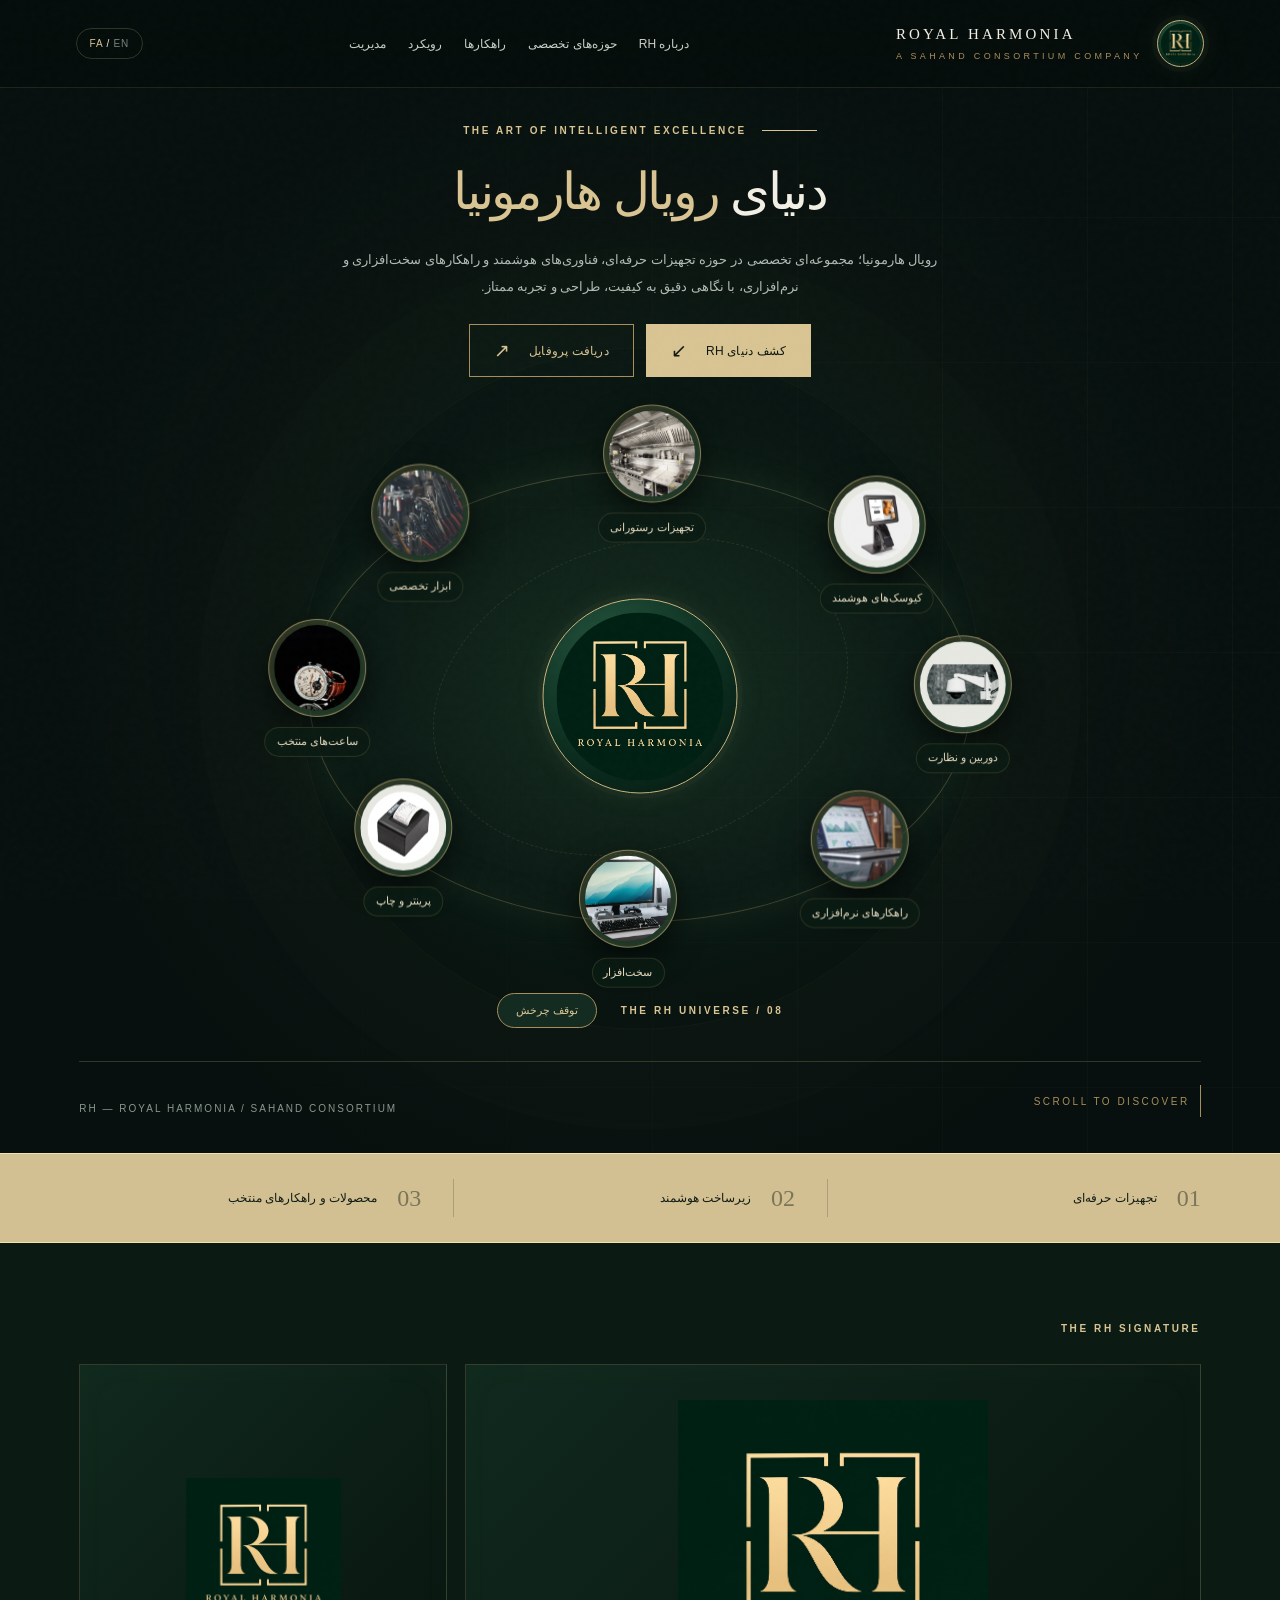
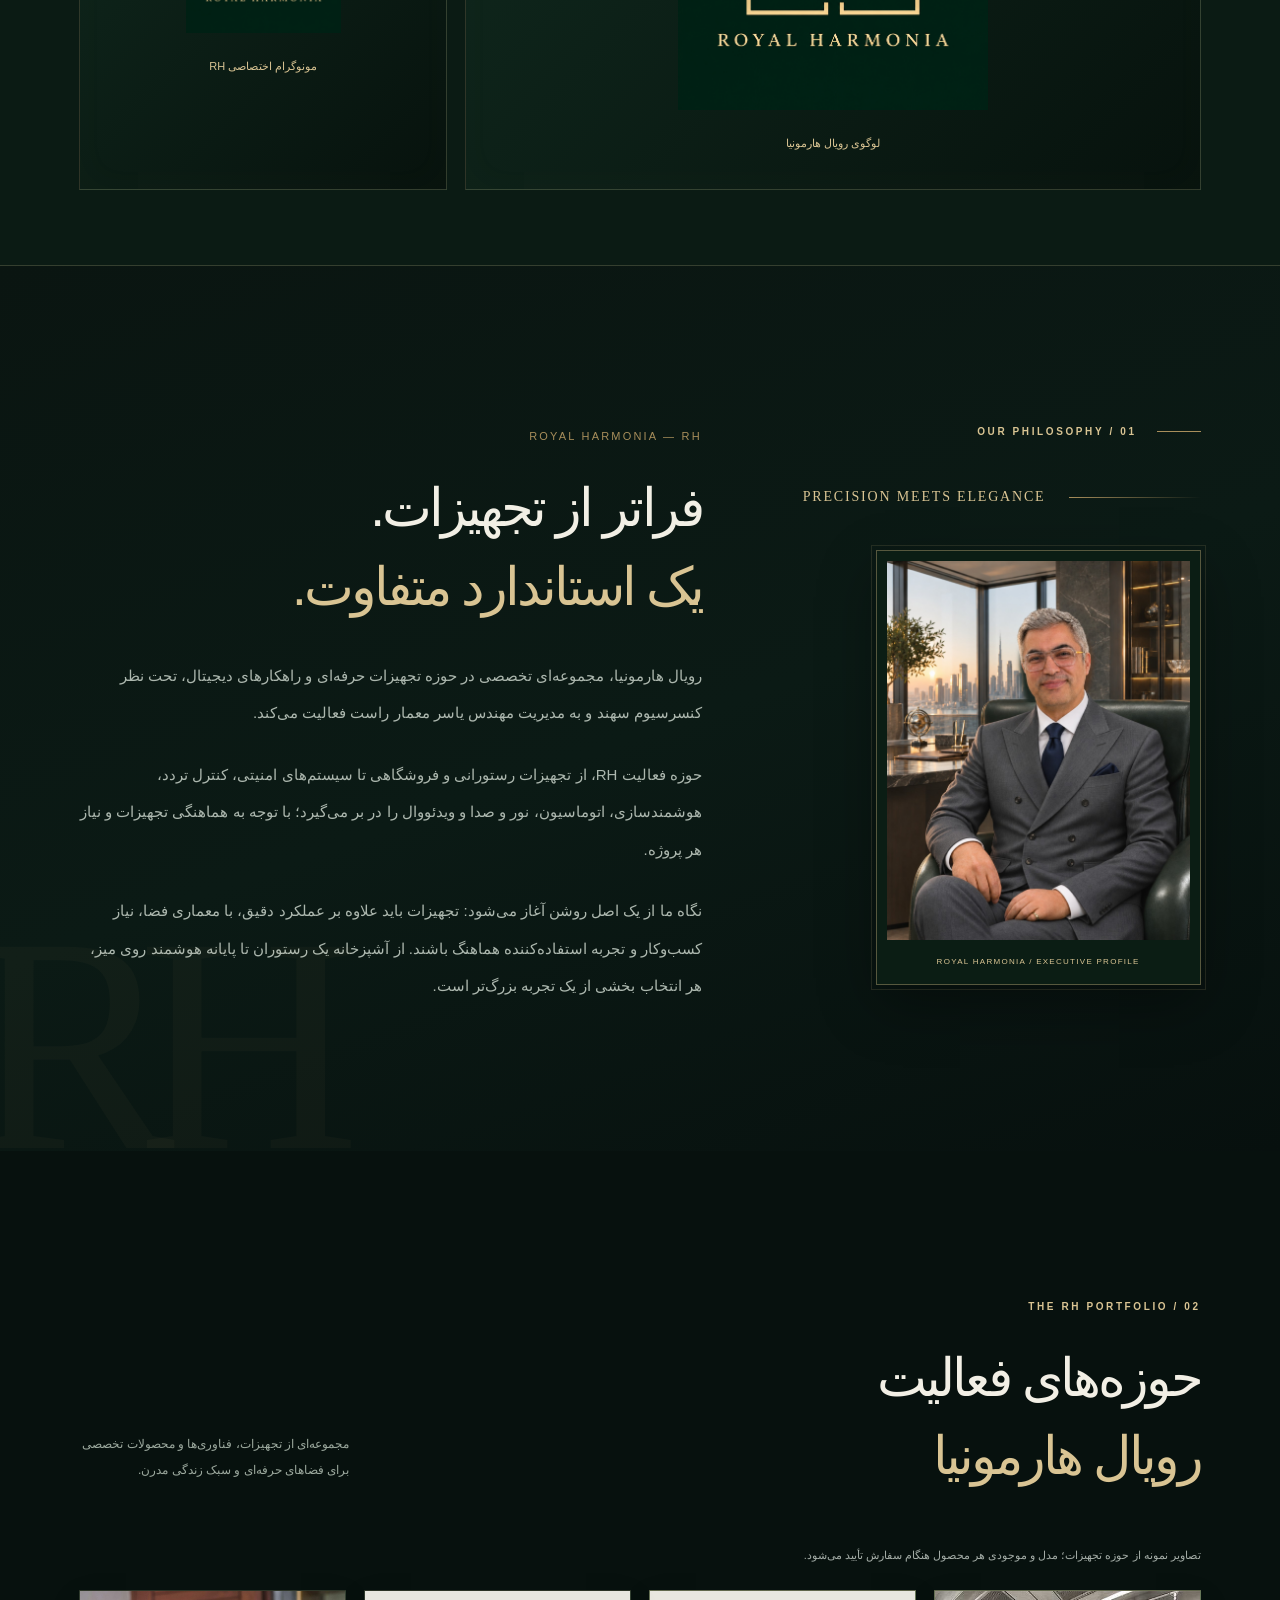
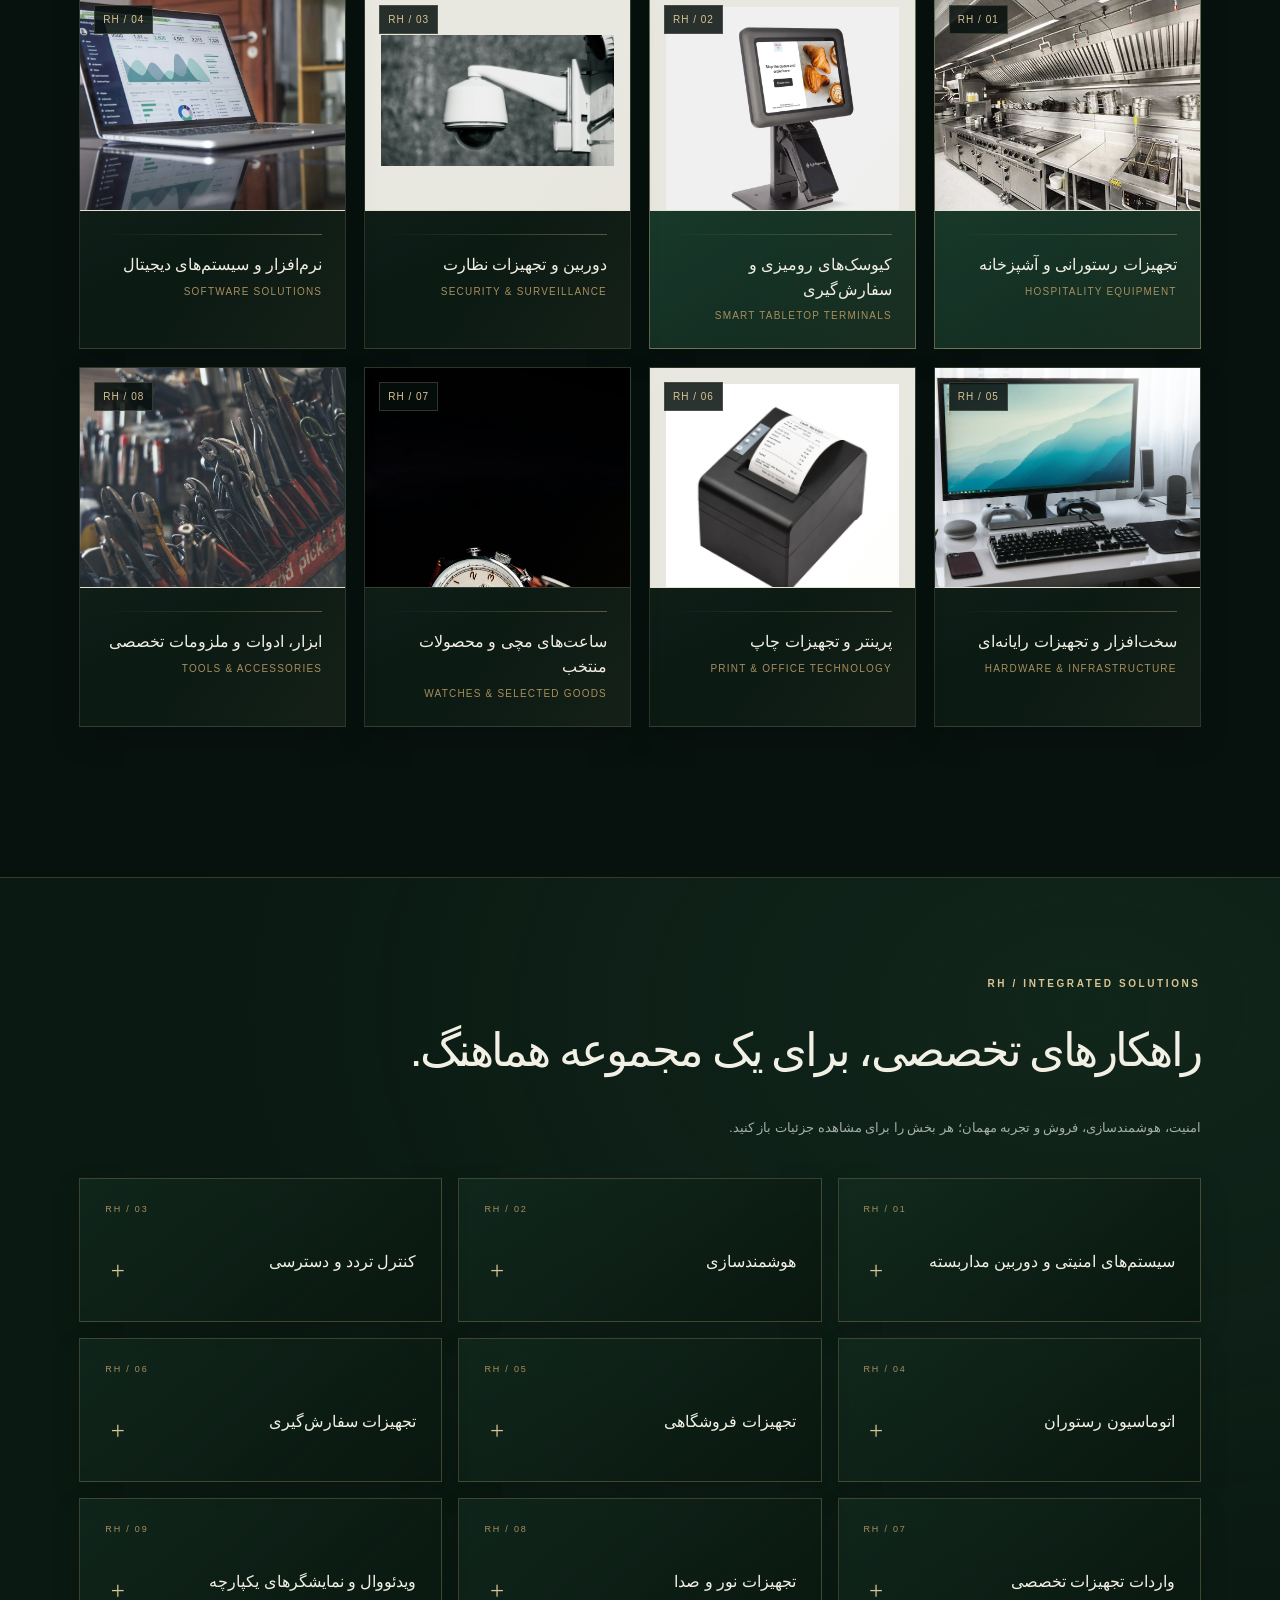
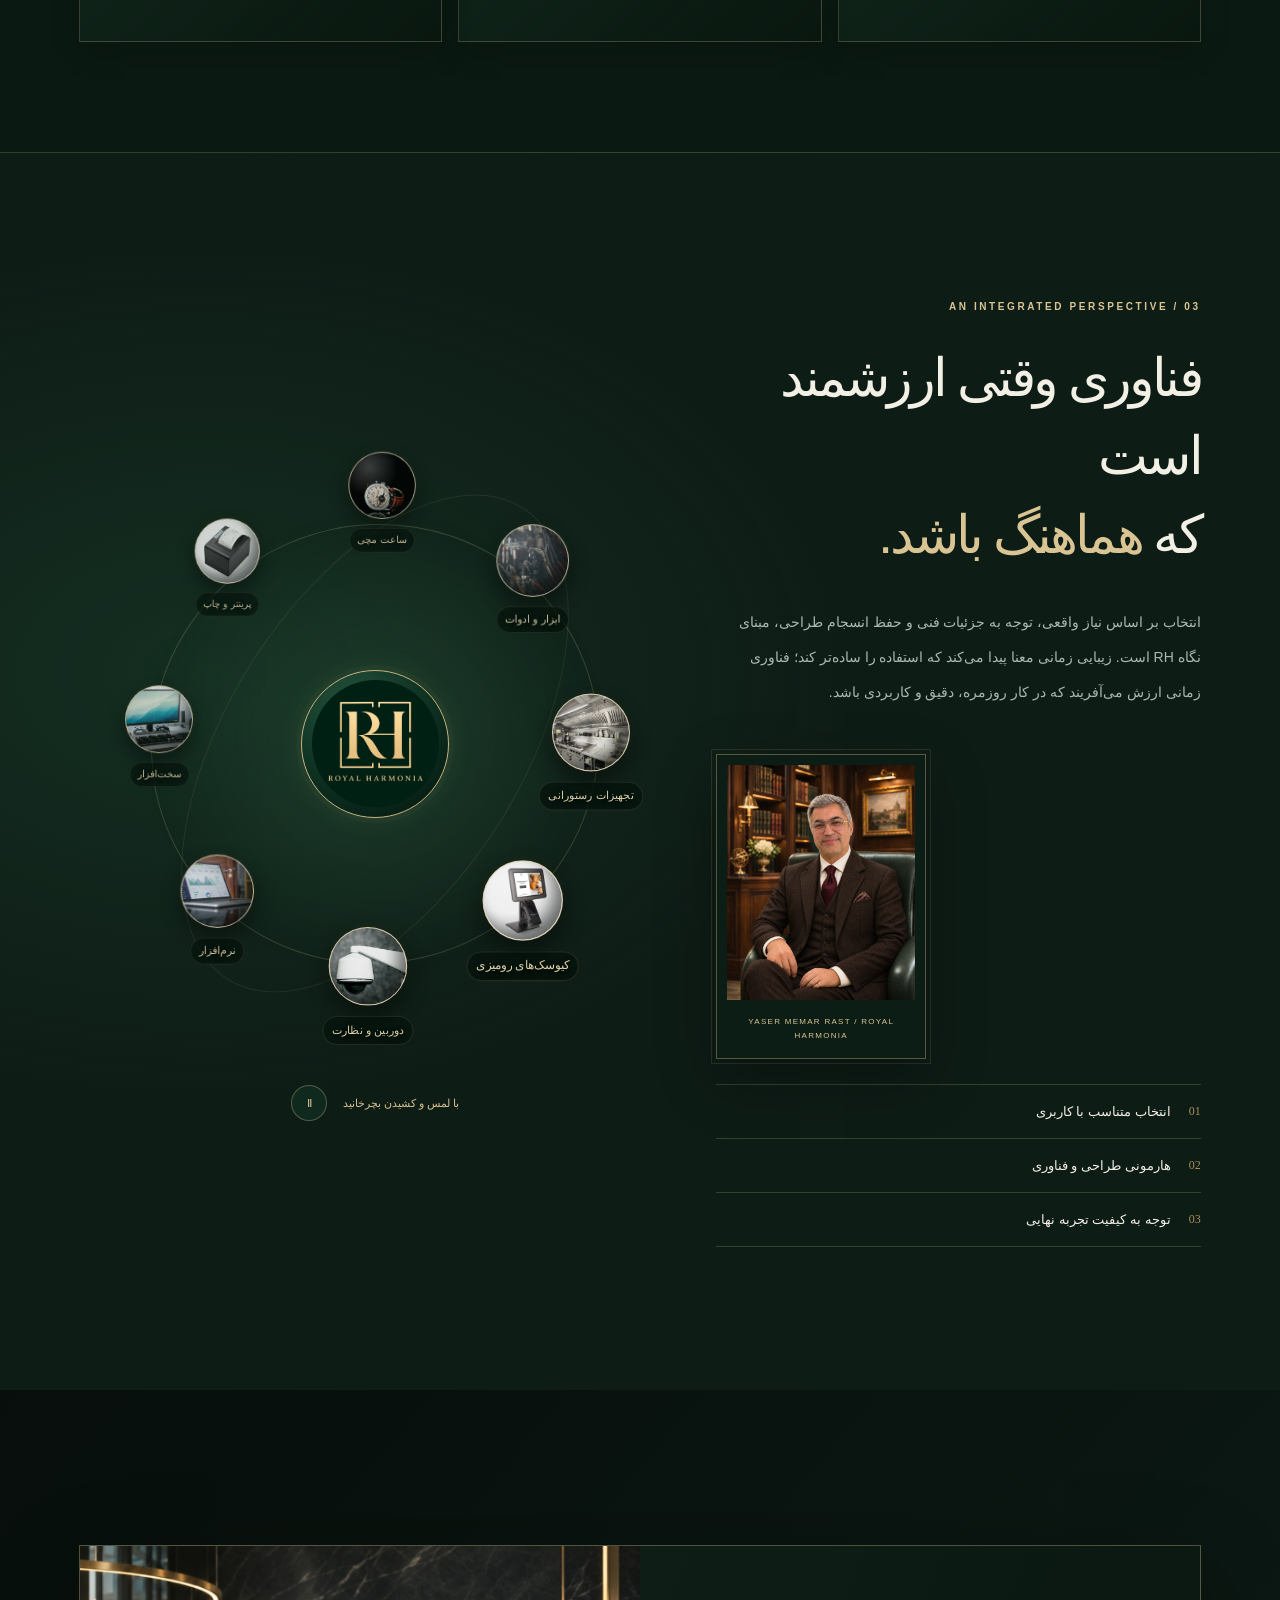
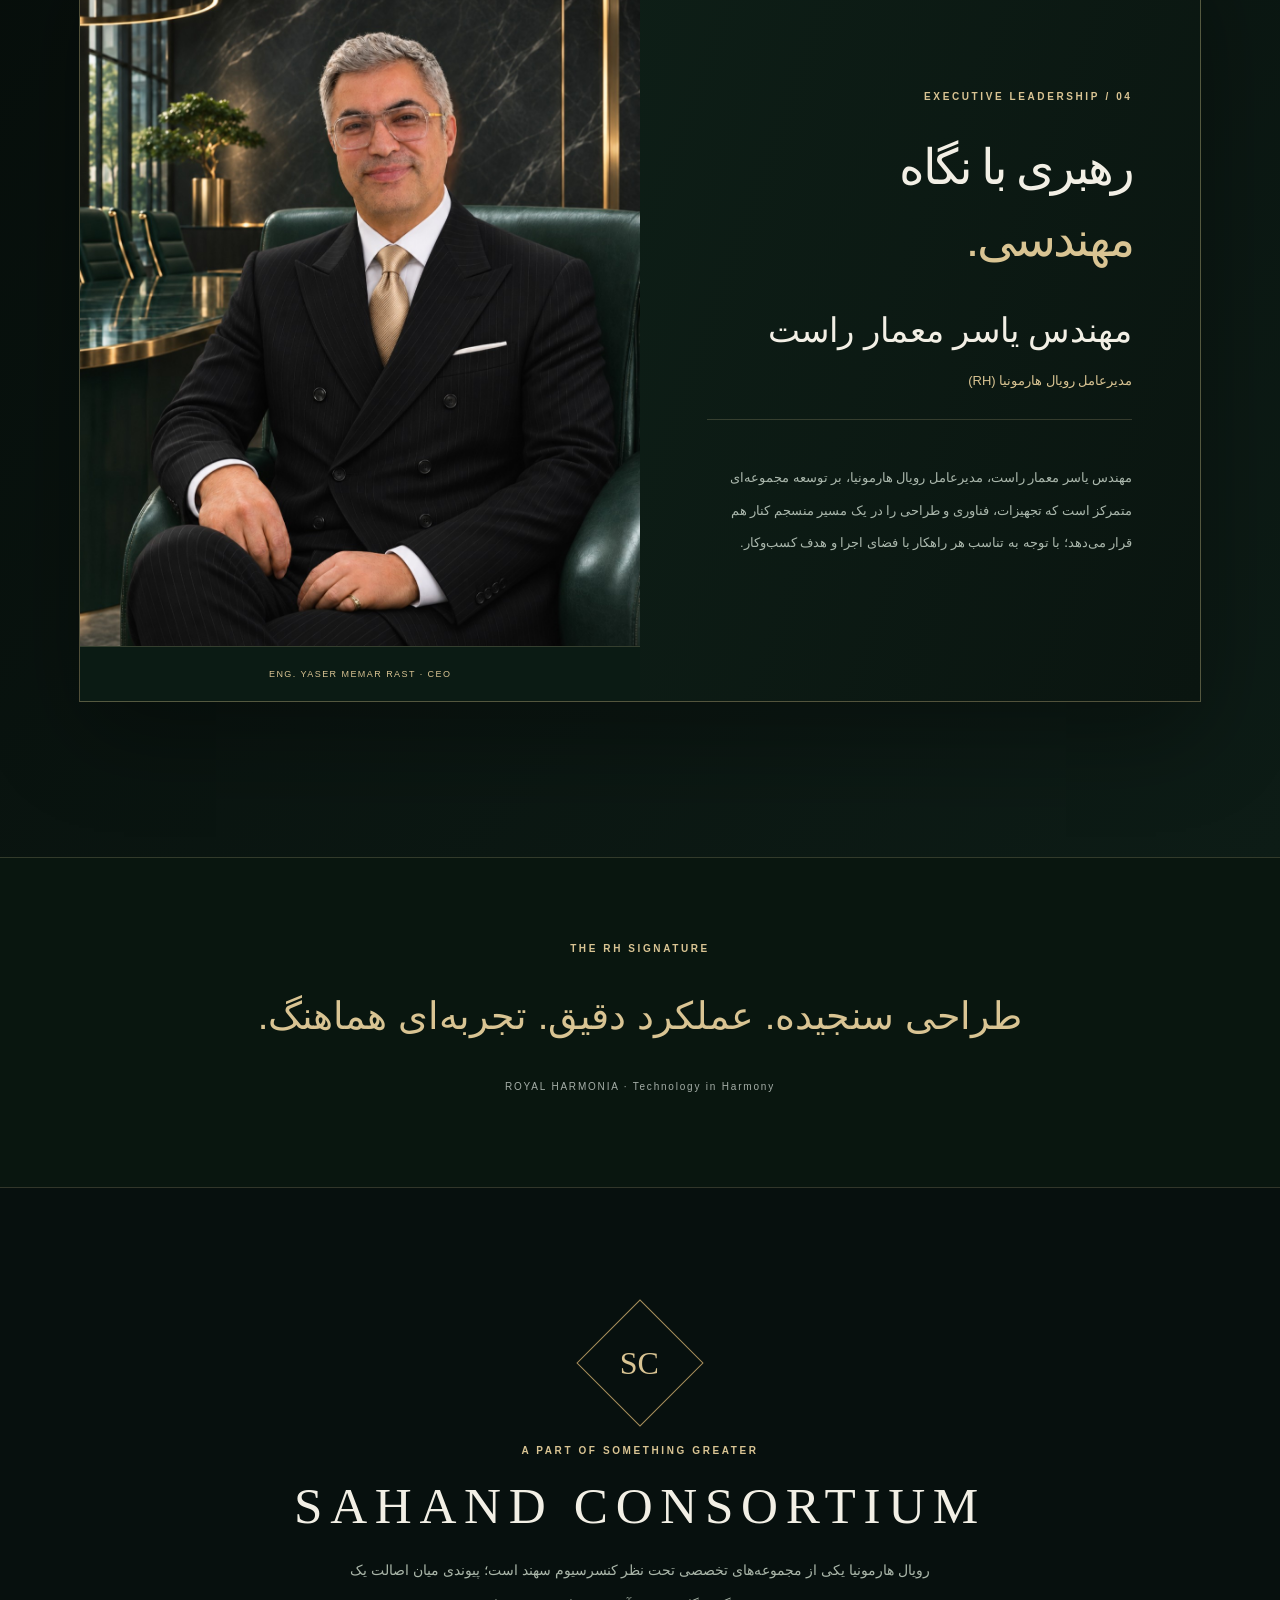
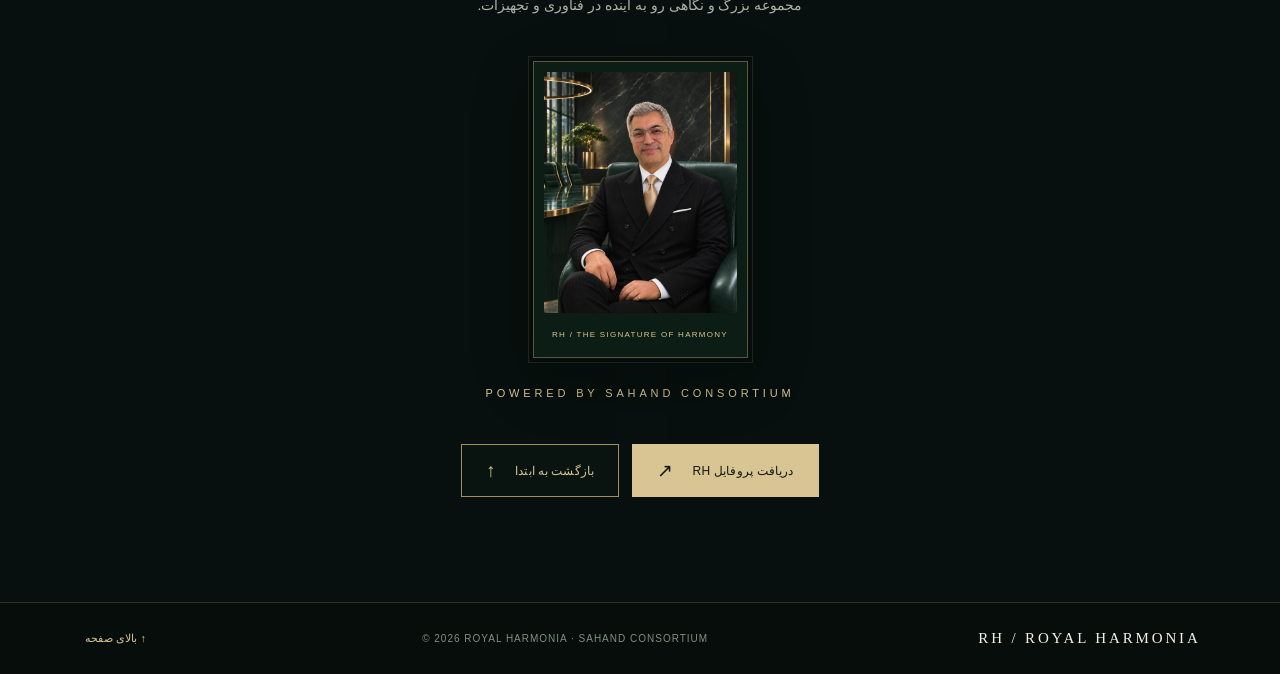
<file: assets/rh/index.html>
<!doctype html>
<html lang="fa" dir="rtl">
<head>
  <meta charset="utf-8">
  <meta name="viewport" content="width=device-width,initial-scale=1,viewport-fit=cover">
  <meta name="theme-color" content="#07100e">
  <meta name="description" content="Royal Harmonia (RH) — Premium hospitality technology, professional equipment, smart terminals, surveillance and digital infrastructure. Powered by Sahand Consortium.">
  <meta property="og:title" content="ROYAL HARMONIA | RH">
  <meta property="og:description" content="Engineering a more extraordinary experience. Powered by Sahand Consortium.">
  <title>ROYAL HARMONIA — Technology in Harmony</title>
  <style>
    :root{--night:#07100e;--dark:#0a1512;--forest:#112720;--forest2:#183f32;--gold:#d9c493;--gold2:#a88e5b;--cream:#f2efe5;--muted:#a5aea8;--line:rgba(221,205,156,.2);--sans:Tahoma,Arial,"Noto Sans Arabic",sans-serif;--serif:Georgia,"Times New Roman",serif}
    *{box-sizing:border-box}html{scroll-behavior:smooth}body{margin:0;background:var(--night);color:var(--cream);font-family:var(--sans);-webkit-font-smoothing:antialiased}body::before{content:"";pointer-events:none;position:fixed;inset:0;z-index:90;opacity:.075;background-image:url("data:image/svg+xml,%3Csvg viewBox='0 0 180 180' xmlns='http://www.w3.org/2000/svg'%3E%3Cfilter id='n'%3E%3CfeTurbulence type='fractalNoise' baseFrequency='.75' numOctaves='3' stitchTiles='stitch'/%3E%3C/filter%3E%3Crect width='100%25' height='100%25' filter='url(%23n)' opacity='.5'/%3E%3C/svg%3E")}
    a{color:inherit;text-decoration:none}button{font:inherit}button:focus-visible,a:focus-visible{outline:2px solid var(--gold);outline-offset:4px}::selection{background:#9d8656;color:#08110d}.english{font-family:var(--serif);direction:ltr}.container{max-width:1440px;margin:0 auto;padding:0 6.2%}.tiny{font-family:Arial,sans-serif;letter-spacing:.26em;text-transform:uppercase;font-size:10px;font-weight:700;color:var(--gold)}.section-index{color:var(--gold2);font-family:Arial,sans-serif;font-size:11px;letter-spacing:.2em}.muted{color:var(--muted)}
    .topbar{position:fixed;top:0;left:0;right:0;height:88px;z-index:50;border-bottom:1px solid rgba(211,193,146,.12);background:rgba(5,14,11,.84);backdrop-filter:blur(22px);-webkit-backdrop-filter:blur(22px);transition:height .3s}.topbar.scrolled{height:72px}.topinner{height:100%;max-width:1560px;padding:0 5.9%;margin:auto;display:flex;align-items:center;justify-content:space-between;gap:30px}.brand{display:flex;align-items:center;gap:15px;flex-shrink:0}.monogram{width:47px;height:47px;border:1px solid var(--gold2);display:grid;place-items:center;position:relative;background:linear-gradient(135deg,#183e30,#091511);box-shadow:inset 0 0 15px rgba(230,198,130,.07)}.monogram:after{content:"";position:absolute;inset:5px;border:1px solid rgba(218,193,134,.38)}.monogram b{font-family:var(--serif);color:var(--gold);font-size:21px;font-weight:400;letter-spacing:-.12em;transform:translateX(-1px)}.brandcopy{text-align:left;direction:ltr;line-height:1.1}.brandcopy strong{font:500 15px var(--serif);letter-spacing:.21em;display:block}.brandcopy small{font:9px Arial,sans-serif;color:var(--gold2);letter-spacing:.37em;display:block;margin-top:8px}.navlinks{display:flex;gap:36px;align-items:center}.navlinks a{font-size:12px;color:#c9d0c9;transition:color .2s}.navlinks a:hover{color:var(--gold)}.actions{display:flex;align-items:center;gap:18px}.lang{border:1px solid var(--line);color:var(--cream);background:transparent;border-radius:40px;padding:9px 13px;font:10px Arial,sans-serif;letter-spacing:.08em;cursor:pointer}.lang span{color:var(--gold)}.menu-button{display:none;background:none;border:0;color:var(--gold);font-size:25px;cursor:pointer}
    .hero{min-height:900px;min-height:100svh;position:relative;overflow:hidden;background:radial-gradient(ellipse at 27% 46%,rgba(25,76,56,.42),transparent 42%),radial-gradient(ellipse at 74% 88%,rgba(39,55,36,.18),transparent 48%),linear-gradient(140deg,#06110d,#07100e 55%,#101d16)}.hero:before{content:"";position:absolute;inset:0;opacity:.38;background:linear-gradient(90deg,transparent calc(50% - .5px),rgba(186,160,100,.12) 50%,transparent calc(50% + .5px)),linear-gradient(0deg,transparent calc(50% - .5px),rgba(186,160,100,.10) 50%,transparent calc(50% + .5px));background-size:145px 145px;mask-image:linear-gradient(90deg,transparent 10%,#000 100%)}.hero:after{content:"";position:absolute;left:3%;top:20%;width:40vw;height:40vw;border:1px solid rgba(211,186,121,.12);border-radius:50%;box-shadow:0 0 0 100px rgba(211,186,121,.025),0 0 0 200px rgba(211,186,121,.015);pointer-events:none}.hero-grid{min-height:900px;min-height:100svh;display:grid;grid-template-columns:1.05fr .95fr;align-items:center;gap:2%;padding-top:132px;padding-bottom:115px;position:relative;z-index:2}.hero-content{max-width:650px}.hero-overline{display:flex;align-items:center;gap:15px;margin-bottom:42px}.hero-overline .bar{height:1px;width:55px;background:var(--gold)}.hero h1{font-size:clamp(48px,5.3vw,91px);line-height:1.36;font-weight:400;letter-spacing:-.07em;margin:0;position:relative}.hero h1 em{font-style:normal;color:var(--gold);display:block}.hero-desc{color:#b1bbb2;line-height:2.3;max-width:480px;font-size:15px;margin:36px 0 40px}.hero-actions{display:flex;flex-wrap:wrap;gap:12px;align-items:center}.btn{display:inline-flex;align-items:center;justify-content:center;gap:19px;border:1px solid var(--gold2);padding:17px 24px;min-height:53px;font-size:12px;letter-spacing:.015em;cursor:pointer;transition:transform .25s,background .25s,color .25s}.btn:hover{transform:translateY(-3px)}.btn.primary{background:var(--gold);color:#101810;border-color:var(--gold)}.btn.ghost{background:rgba(15,30,23,.28);color:var(--gold)}.btn .arrow{font-family:Arial,sans-serif;font-size:19px;line-height:0}.hero-bottom{position:absolute;bottom:36px;left:6.2%;right:6.2%;display:flex;align-items:end;justify-content:space-between;border-top:1px solid rgba(219,197,142,.2);padding-top:23px;z-index:3}.hero-bottom .scroll{display:flex;gap:10px;align-items:center;font:10px Arial,sans-serif;letter-spacing:.25em;color:var(--gold2)}.hero-bottom .scroll i{height:32px;width:1px;background:var(--gold2);display:block}.hero-bottom .serial{font:10px Arial,sans-serif;letter-spacing:.2em;color:#8b978d;direction:ltr}
    .visual{position:relative;min-height:600px;display:flex;align-items:center;justify-content:center;direction:ltr;isolation:isolate}.visual-aura{position:absolute;width:550px;height:550px;max-width:100%;border-radius:50%;background:radial-gradient(circle,rgba(89,161,116,.24) 0%,rgba(29,75,53,.1) 42%,transparent 68%);filter:blur(12px)}.visual-ring{position:absolute;width:min(520px,95%);aspect-ratio:1;border:1px solid rgba(208,183,128,.25);border-radius:50%;transform:rotateX(67deg) rotateZ(25deg);box-shadow:0 0 90px rgba(120,168,125,.06)}.visual-ring.two{width:min(650px,112%);opacity:.34;transform:rotateX(75deg) rotateZ(-23deg)}.device-base-shadow{position:absolute;width:340px;height:66px;bottom:65px;border-radius:50%;background:#010603;filter:blur(28px);z-index:-1}.kiosk{position:relative;width:310px;height:410px;transform:perspective(950px) rotateY(-16deg) rotateX(6deg) rotateZ(1deg);filter:drop-shadow(32px 43px 37px rgba(0,0,0,.7));animation:float 8s ease-in-out infinite}.kiosk-frame{height:335px;width:260px;margin:auto;border-radius:22px 22px 18px 18px;background:linear-gradient(120deg,#d9cba9,#6f6e60 10%,#1c2924 16%,#080e0d 84%,#837866 91%,#e5d4a0);border:3px solid #9e977d;box-shadow:inset -4px 0 7px rgba(238,219,166,.2),0 0 0 1px #242921;position:relative;padding:13px}.kiosk-screen{height:100%;border-radius:12px;background:radial-gradient(ellipse at 50% -15%,#1a4735,#0a1c16 60%,#06120d);border:1px solid rgba(214,190,128,.4);overflow:hidden;text-align:center;padding:26px 16px;color:#f4ecdc}.kiosk-screen:before{content:"";position:absolute;width:60%;height:100%;top:0;left:4%;background:linear-gradient(110deg,transparent,rgba(255,255,255,.085),transparent);transform:skewX(-18deg);pointer-events:none}.kiosk-crest{height:50px;width:50px;border:1px solid rgba(220,191,124,.65);margin:0 auto 17px;display:grid;place-items:center;font:29px var(--serif);color:var(--gold)}.kiosk-screen h4{font:18px var(--serif);letter-spacing:.22em;margin:0 0 8px}.kiosk-screen p{font:8px Arial,sans-serif;letter-spacing:.23em;color:var(--gold2);margin:0 0 34px}.screen-tiles{display:flex;gap:7px;justify-content:center}.screen-tiles span{height:66px;width:55px;background:linear-gradient(145deg,#224d3d,#10241b);border:1px solid rgba(206,178,117,.28);border-radius:5px;display:flex;justify-content:center;align-items:end;padding-bottom:7px;font:7px Arial,sans-serif;color:#b4b99f;letter-spacing:.1em}.screen-tiles span:nth-child(2){background:linear-gradient(145deg,#455641,#172720)}.screen-line{height:1px;background:rgba(221,203,151,.25);margin:28px 17px 14px}.screen-dots{display:flex;gap:4px;justify-content:center}.screen-dots i{height:3px;width:3px;border-radius:50%;background:#c5b178;opacity:.65}.kiosk-neck{width:41px;height:50px;margin:-1px auto 0;background:linear-gradient(90deg,#111915,#8b8975 25%,#343b32 55%,#0b0e0b);transform:perspective(100px) rotateX(-8deg)}.kiosk-foot{height:21px;width:214px;background:linear-gradient(170deg,#978f74,#1c2920 55%,#080c09);border:1px solid #786f56;border-radius:55% 55% 35% 35%;margin:-3px auto 0;box-shadow:0 5px 0 #050c08}.pos{position:absolute;bottom:37px;right:-64px;width:120px;height:155px;border:3px solid #8b8063;border-radius:19px 19px 25px 25px;transform:perspective(420px) rotateY(18deg) rotateZ(-13deg);background:linear-gradient(130deg,#3a4138,#0f1714 35%,#050b08);box-shadow:17px 20px 22px rgba(0,0,0,.65);z-index:5;padding:13px}.pos-display{height:54px;background:linear-gradient(160deg,#0a2d20,#162c24);border:1px solid #6a7657;border-radius:5px;text-align:center;padding:9px 0}.pos-display i{display:block;width:13px;height:13px;border-radius:50%;border:1px solid var(--gold);margin:auto}.pos-display small{font:7px Arial;color:var(--gold);letter-spacing:.08em}.pos-buttons{display:grid;grid-template-columns:repeat(3,1fr);gap:5px;margin-top:12px}.pos-buttons i{height:9px;background:#313c34;border:1px solid #62685b;border-radius:3px}.device-caption{position:absolute;bottom:7px;right:22px;color:var(--gold);font:10px Arial,sans-serif;letter-spacing:.2em}.float-chip{position:absolute;z-index:3;padding:16px 19px;background:linear-gradient(125deg,rgba(25,56,41,.8),rgba(6,18,13,.89));border:1px solid var(--line);box-shadow:0 10px 33px rgba(0,0,0,.25);backdrop-filter:blur(14px);color:#ddd3b6;direction:ltr}.float-chip strong{display:block;font:12px var(--serif);letter-spacing:.1em;margin-bottom:5px}.float-chip small{font:8px Arial,sans-serif;letter-spacing:.17em;color:#95a89d}.float-chip.top{top:65px;right:0;animation:float 7s ease-in-out -3s infinite}.float-chip.bottom{bottom:105px;left:-3px;animation:float 6s ease-in-out -1s infinite}.chip-signal{display:flex;align-items:center;gap:10px}.chip-signal:before{content:"";height:8px;width:8px;border-radius:50%;background:#b6c797;box-shadow:0 0 12px #6eaa84}
    @keyframes float{0%,100%{translate:0 0}50%{translate:0 -13px}}@media(prefers-reduced-motion:reduce){html{scroll-behavior:auto}*,*:before,*:after{animation:none!important;transition:none!important}}
    .strip{background:#d3c092;color:#111b15;border-block:1px solid #f5e2ab}.strip-inner{display:grid;grid-template-columns:repeat(3,1fr);padding:25px 6.2%;max-width:1440px;margin:auto}.strip-item{display:flex;align-items:center;gap:20px;border-left:1px solid rgba(13,36,24,.21);padding:0 32px;min-height:38px}.strip-item:first-child{padding-right:0}.strip-item:last-child{border:0}.strip-item span{font:24px var(--serif);opacity:.45}.strip-item b{font-size:12px;font-weight:400;line-height:1.7}
    section{position:relative}.intro{padding:160px 0 146px;overflow:hidden;background:linear-gradient(160deg,#0a1511,#0b1a15 52%,#07100e)}.intro-grid{display:grid;grid-template-columns:.78fr 1.22fr;gap:12%;align-items:start}.intro-label{display:flex;align-items:center;gap:20px}.intro-label:before{content:"";height:1px;width:44px;background:var(--gold2)}.section-title{font-size:clamp(34px,4.15vw,64px);line-height:1.48;font-weight:400;letter-spacing:-.055em;margin:25px 0 30px}.section-title em{font-style:normal;color:var(--gold)}.intro p{font-size:15px;line-height:2.65;color:#acb7ae;margin:0}.signature-rule{display:flex;align-items:center;gap:23px;margin-top:52px;color:var(--gold);font:14px var(--serif);letter-spacing:.13em;direction:ltr}.signature-rule:after{content:"";height:1px;flex:1;background:linear-gradient(90deg,var(--gold2),transparent)}.intro-mark{font:clamp(140px,24vw,400px)/.85 var(--serif);position:absolute;bottom:-25px;left:-30px;color:rgba(210,181,119,.032);letter-spacing:-.12em;pointer-events:none}
    .portfolio{padding:145px 0 150px;background:#07110e}.portfolio-header{display:flex;justify-content:space-between;align-items:end;gap:30px;margin-bottom:48px}.portfolio-header .section-title{max-width:710px;margin-bottom:0}.portfolio-header p{max-width:270px;font-size:12px;color:#9ca99e;line-height:2.2}.category-grid{display:grid;grid-template-columns:repeat(4,1fr);gap:12px}.category{background:linear-gradient(155deg,#142a21,#0c1a14 65%);border:1px solid rgba(209,188,135,.16);position:relative;min-height:300px;padding:26px;overflow:hidden;transition:transform .3s,border-color .3s,background .3s}.category:hover{transform:translateY(-6px);border-color:rgba(224,197,133,.58);background:linear-gradient(155deg,#193d2f,#0c1b15 70%)}.category:before{content:"";position:absolute;width:260px;height:260px;border-radius:50%;right:-150px;top:-130px;border:1px solid rgba(214,188,127,.12)}.category:after{content:"";position:absolute;inset:0;pointer-events:none;background:linear-gradient(125deg,transparent 60%,rgba(211,181,106,.045))}.cat-no{position:absolute;top:26px;left:25px;font:10px Arial,sans-serif;letter-spacing:.1em;color:#b3a277}.cat-art{height:148px;display:grid;place-items:center;position:relative}.cat-art svg{width:130px;height:120px;stroke:#c4b184;stroke-width:1.35;fill:none;stroke-linecap:round;stroke-linejoin:round;filter:drop-shadow(0 9px 15px rgba(0,0,0,.5))}.cat-art .glow{position:absolute;width:110px;height:90px;border-radius:50%;background:rgba(86,145,99,.13);filter:blur(22px)}.cat-line{height:1px;background:linear-gradient(90deg,transparent,rgba(221,196,139,.35));margin:2px 0 18px}.category h3{font-weight:400;font-size:17px;line-height:1.55;margin:0 0 8px}.category p{font:10px Arial,sans-serif;color:var(--gold2);letter-spacing:.12em;margin:0;direction:ltr;text-align:right}.category.featured{background:linear-gradient(150deg,#1e4735,#10271d);border-color:rgba(220,197,144,.39)}
    .vision{padding:143px 0;background:radial-gradient(ellipse at 16% 42%,rgba(38,100,66,.26),transparent 42%),#0e1c16;overflow:hidden}.vision-grid{display:grid;grid-template-columns:.95fr 1.05fr;align-items:center;gap:7%}.vision-diagram{height:445px;position:relative;display:grid;place-items:center;direction:ltr}.orbit{position:absolute;border:1px solid rgba(217,191,130,.21);border-radius:50%;width:400px;height:400px;max-width:100%;max-height:100%;box-shadow:inset 0 0 65px rgba(33,93,62,.08)}.orbit.o2{height:300px;width:300px;border-style:dashed;opacity:.45}.orbit.o3{height:210px;width:210px;background:radial-gradient(circle,rgba(43,97,68,.18),transparent)}.orbit-center{width:137px;height:137px;display:flex;flex-direction:column;align-items:center;justify-content:center;background:radial-gradient(circle,#204b37,#0e2018);border:1px solid var(--gold2);border-radius:50%;box-shadow:0 0 0 8px rgba(208,182,118,.04),0 0 35px rgba(144,189,135,.1);z-index:2}.orbit-center strong{font:55px var(--serif);color:var(--gold)}.orbit-center small{font:8px Arial,sans-serif;letter-spacing:.15em}.satellite{position:absolute;z-index:3;border:1px solid rgba(216,190,127,.4);background:#10271d;min-width:116px;padding:14px;text-align:center;box-shadow:0 16px 25px #050d09}.satellite b{display:block;font:13px var(--serif);letter-spacing:.12em;color:var(--gold)}.satellite small{font:8px Arial,sans-serif;letter-spacing:.1em;color:#a5b5a7}.satellite.one{top:12px;left:49%}.satellite.two{bottom:41px;left:5%}.satellite.three{right:0;bottom:92px}.vision-copy p{font-size:14px;line-height:2.7;color:#abb8ae;max-width:510px}.vision-points{margin-top:40px;border-top:1px solid var(--line)}.vision-point{padding:19px 0;display:flex;gap:18px;align-items:center;border-bottom:1px solid var(--line)}.vision-point span{font:12px var(--serif);color:var(--gold2)}.vision-point strong{font-weight:400;font-size:13px}
    .leadership{padding:155px 0;background:linear-gradient(130deg,#070e0b,#0d1c16);overflow:hidden}.leader-panel{position:relative;border:1px solid rgba(225,198,139,.33);display:grid;grid-template-columns:1.05fr .95fr;min-height:480px;overflow:hidden;background:linear-gradient(110deg,#10241b,#0a1510)}.leader-copy{padding:70px 9%;display:flex;flex-direction:column;justify-content:center;position:relative;z-index:2}.leader-copy .section-title{margin-bottom:15px}.leader-copy .name{font-size:clamp(26px,2.65vw,42px);font-weight:400;margin:12px 0 11px;line-height:1.6}.leader-copy .role{font-size:13px;color:var(--gold);margin-bottom:42px}.leader-copy p{font-size:13px;line-height:2.6;max-width:465px;color:#aab7ac;margin:0}.leader-art{position:relative;background:radial-gradient(ellipse at 55% 50%,#23513a,#0c1f17 58%,#0a1711);display:grid;place-items:center;overflow:hidden;direction:ltr}.leader-art:before{content:"";position:absolute;inset:10%;border:1px solid rgba(218,191,132,.22)}.leader-art:after{content:"";position:absolute;inset:18%;border:1px solid rgba(218,191,132,.15);transform:rotate(45deg)}.leader-art .huge{font:clamp(100px,17vw,270px)/1 var(--serif);letter-spacing:-.15em;color:transparent;-webkit-text-stroke:1px rgba(222,199,147,.49);text-shadow:0 15px 55px rgba(182,159,93,.09);transform:translateX(-10px);z-index:1}.leader-art .caption{position:absolute;bottom:38px;text-align:center;font:11px Arial,sans-serif;letter-spacing:.31em;color:var(--gold);z-index:2}
    .consortium{padding:130px 0 105px;background:#07100e;border-top:1px solid var(--line);text-align:center}.sc-seal{width:90px;height:90px;display:grid;place-items:center;margin:0 auto 32px;border:1px solid var(--gold2);transform:rotate(45deg)}.sc-seal span{transform:rotate(-45deg);font:32px var(--serif);color:var(--gold)}.consortium h2{font:clamp(28px,4vw,57px) var(--serif);letter-spacing:.15em;margin:18px 0 18px;direction:ltr}.consortium p{max-width:630px;margin:0 auto;color:#aab6a9;font-size:14px;line-height:2.5}.consortium .powered{display:block;color:var(--gold);font:11px Arial,sans-serif;letter-spacing:.35em;margin-top:29px}.consortium .buttons{margin-top:45px;display:flex;justify-content:center;gap:13px;flex-wrap:wrap}
    .footer{border-top:1px solid rgba(215,187,124,.22);padding:27px 6.2%;background:#060d0a;display:flex;align-items:center;justify-content:space-between;gap:25px}.footer .footbrand{font:15px var(--serif);letter-spacing:.19em}.footer small{font:10px Arial,sans-serif;letter-spacing:.1em;color:#819083;direction:ltr}.backtop{background:none;border:0;color:var(--gold);font-size:11px;cursor:pointer}
    .reveal{opacity:0;transform:translateY(26px);transition:opacity .75s,transform .75s}.reveal.visible{opacity:1;transform:none}
    @media(max-width:1100px){.container{padding:0 5%}.navlinks{gap:18px}.hero-grid{gap:0}.hero h1{font-size:clamp(43px,5.7vw,66px)}.visual{transform:scale(.87);transform-origin:center}.category-grid{grid-template-columns:repeat(2,1fr)}.portfolio-header{align-items:start}.hero-bottom{left:5%;right:5%}}
    @media(max-width:760px){.topbar{height:71px}.topinner{padding:0 5%}.brandcopy strong{font-size:12px}.brandcopy small{font-size:7px}.monogram{width:39px;height:39px}.menu-button{display:block}.navlinks{position:absolute;display:none;top:71px;left:0;right:0;padding:27px 7%;background:rgba(8,24,17,.98);border-bottom:1px solid var(--line);flex-direction:column;align-items:stretch;gap:22px}.navlinks.open{display:flex}.navlinks a{font-size:14px}.actions{gap:13px}.lang{padding:8px}.hero{min-height:auto}.hero-grid{display:flex;flex-direction:column;min-height:0;padding-top:130px;padding-bottom:125px;gap:0}.hero-content{order:1;width:100%}.hero-overline{margin-bottom:24px}.hero h1{font-size:clamp(39px,10vw,63px);line-height:1.46}.hero-desc{margin:20px 0 27px;font-size:13px;line-height:2.4}.hero-actions{gap:10px}.btn{padding:15px 16px;min-height:49px;font-size:11px}.visual{order:2;min-height:420px;width:100%;transform:scale(.74);margin:-9px 0 -35px}.float-chip.top{right:-15px}.float-chip.bottom{left:-25px}.hero:after{left:-30%;top:35%;height:400px;width:400px}.hero-bottom{bottom:25px}.hero-bottom .serial{font-size:8px}.strip-inner{padding:19px 5%;gap:8px}.strip-item{padding:0 8px;gap:5px;display:block}.strip-item span{font-size:16px;display:block;margin-bottom:9px}.strip-item b{font-size:10px;line-height:1.6}.intro{padding:90px 0}.intro-grid{display:block}.intro-grid>div:first-child{margin-bottom:24px}.section-title{font-size:clamp(30px,8vw,45px)}.intro p{font-size:13px}.signature-rule{margin-top:35px}.portfolio{padding:85px 0}.portfolio-header{display:block}.portfolio-header p{max-width:100%;margin-top:18px}.category-grid{gap:9px}.category{padding:16px;min-height:243px}.cat-no{top:18px;left:16px}.cat-art{height:122px}.cat-art svg{width:105px;height:102px}.cat-line{margin-bottom:14px}.category h3{font-size:13px}.category p{font-size:8px;letter-spacing:0}.vision{padding:80px 0}.vision-grid{display:flex;flex-direction:column;gap:25px}.vision-copy{order:1}.vision-diagram{order:2;width:100%;height:350px;transform:scale(.86)}.orbit{width:335px;height:335px}.orbit.o2{width:250px;height:250px}.orbit.o3{width:180px;height:180px}.orbit-center{width:110px;height:110px}.orbit-center strong{font-size:42px}.satellite{min-width:100px;padding:11px}.satellite.three{right:-10px}.satellite.two{left:-10px}.leadership{padding:83px 0}.leader-panel{display:flex;flex-direction:column}.leader-copy{padding:43px 28px}.leader-copy .role{margin-bottom:19px}.leader-copy p{font-size:12px}.leader-art{height:250px}.leader-art .huge{font-size:138px}.leader-art .caption{bottom:20px;font-size:9px}.consortium{padding:83px 0}.consortium h2{font-size:29px;letter-spacing:.1em}.consortium p{font-size:12px}.footer{flex-wrap:wrap;padding:26px 5%;gap:15px}.footer .footbrand{font-size:12px}}
    @media(max-width:380px){.brandcopy strong{font-size:10px}.brandcopy small{letter-spacing:.2em}.hero h1{font-size:36px}.visual{transform:scale(.64);margin:-33px 0 -65px}.category{min-height:235px}.category h3{font-size:12px}}
    @media print{*{animation:none!important;transition:none!important}.topbar,.hero-actions,.hero-bottom,.buttons,.backtop,.menu-button,.lang{display:none!important}body{background:#fff;color:#162219}body:before{display:none}.hero,.intro,.portfolio,.vision,.leadership,.consortium{background:#fff!important;color:#162219;padding:35px 0}.hero{min-height:0}.hero-grid{display:block;min-height:0;padding:45px 0}.hero-content{max-width:100%}.hero h1{font-size:42px}.hero h1 em,.section-title em{color:#7e6b48}.hero-desc,.intro p,.vision-copy p,.leader-copy p,.consortium p{color:#505c52}.visual{display:none}.strip{background:#e8dfcb!important;print-color-adjust:exact}.category-grid{grid-template-columns:repeat(4,1fr)}.category{background:#f2f1eb!important;color:#162219;min-height:220px;break-inside:avoid}.category p,.cat-no{color:#7b6a46}.leader-panel{min-height:0;break-inside:avoid}.leader-copy{padding:35px}.leader-art{display:none}.vision-diagram{display:none}.vision-grid,.intro-grid{display:block}.consortium h2{color:#18261d}.sc-seal{margin-bottom:20px}.footer{background:#fff!important;color:#192b21}.reveal{opacity:1!important;transform:none!important}.intro-mark{display:none}}
  
.category{padding:0 0 27px;min-height:340px}.cat-art{height:220px;overflow:hidden;background:#e8e7e0;margin-bottom:23px}.cat-art img{width:100%;height:100%;object-fit:cover;display:block;transition:transform .6s}.category:hover .cat-art img{transform:scale(1.045)}.category:nth-child(2) .cat-art img,.category:nth-child(3) .cat-art img,.category:nth-child(6) .cat-art img{object-fit:contain;padding:16px}.category .cat-no{z-index:2;top:14px;left:14px;background:rgba(7,16,14,.85);padding:8px;color:var(--gold);border:1px solid var(--line)}.category h3,.category p,.category .cat-line{margin-right:23px;margin-left:23px}.category h3{font-size:16px}.image-note{font-size:11px;color:var(--muted);line-height:2;margin:0 0 24px}.office-photo{margin:0;min-height:530px;padding:22px 22px 62px;background:#0b1b14}.office-photo img{width:100%;height:100%;max-height:650px;object-fit:cover;object-position:35% 40%;border:1px solid var(--gold2);display:block;position:relative;z-index:1}.office-photo:before{inset:12px;z-index:2;pointer-events:none}.office-photo:after{display:none}.office-photo .caption{bottom:25px;letter-spacing:.18em;font-size:9px}@media(max-width:760px){.cat-art{height:190px}.category{min-height:300px}.office-photo{min-height:440px}.office-photo img{max-height:560px}.category h3{font-size:14px;margin-inline:15px}.category p{font-size:8px;margin-inline:15px}}@media(max-width:400px){.cat-art{height:155px}}
.brand-symbol{display:block}.brand-gallery{padding:75px 0;background:#0b1b14;border-bottom:1px solid var(--line)}.identity-grid{display:grid;grid-template-columns:2fr 1fr;gap:25px;margin-top:28px;align-items:stretch}.identity-grid figure{margin:0;border:1px solid var(--line);background:linear-gradient(135deg,#10291e,#07120d);padding:35px;display:flex;flex-direction:column;justify-content:center;align-items:center}.identity-grid img{width:100%;height:auto}.identity-grid .identity-mono{width:155px}.identity-grid figcaption{font-size:11px;color:var(--gold);margin-top:22px;line-height:2}@media(max-width:760px){.identity-grid{grid-template-columns:1fr}.identity-grid figure{padding:25px}.identity-grid .identity-mono{width:135px}}

/* Refined executive profile and consistent brand presentation */
section[id]{scroll-margin-top:90px}.brand-symbol{width:47px;height:47px;flex-shrink:0}.leader-panel{grid-template-columns:1fr 1fr;box-shadow:0 32px 90px #0005}.leader-copy{padding:64px 12%}.leader-copy .section-title{font-size:clamp(32px,3.8vw,54px)}.leader-copy .role{padding-bottom:25px;border-bottom:1px solid var(--line);line-height:2}.office-photo{padding:0;min-height:0;height:auto;display:flex;flex-direction:column;align-items:stretch;background:#0b1b14}.office-photo img{height:auto;max-height:none;aspect-ratio:auto;width:100%;object-fit:contain;border:0}.office-photo:before,.office-photo:after{display:none}.office-photo .caption{position:static;padding:22px 12px;margin:0;border-top:1px solid var(--line);font-size:9px;letter-spacing:.16em;background:#0b1b14;text-align:center}.leader-copy .tiny{line-height:2}.category-grid{gap:18px}.category{box-shadow:0 12px 30px #0002}.cat-art{border-bottom:1px solid var(--line)}.intro p,.vision-copy p,.leader-copy p{line-height:2.5}.identity-grid figure{border-color:#d9c49330}.identity-grid{gap:18px}.hero-desc{max-width:530px}body::before{opacity:.035}
@media(max-width:760px){section[id]{scroll-margin-top:80px}.brand-symbol{width:39px;height:39px}.leader-panel{display:flex;flex-direction:column}.office-photo{order:-1;height:auto;min-height:0}.office-photo img{width:100%;height:auto;max-height:none;object-fit:contain}.leader-copy{padding:35px 25px}.leader-copy .name{font-size:27px}.leader-copy .section-title{font-size:34px}.leader-copy p{font-size:13px}.category-grid{gap:12px}.brandcopy small{letter-spacing:.18em}.identity-grid figure:first-child{padding:30px 15px}.office-photo .caption{font-size:8px;letter-spacing:.13em}}
@media print{.office-photo{display:flex!important}.leader-panel{display:grid;grid-template-columns:1fr 1fr}.office-photo img{width:100%;height:auto}.brand-gallery{break-inside:avoid}}
/* Royal Harmonia: a centered, living constellation of all eight specialties. */
.hero-grid{display:flex;flex-direction:column;gap:0;padding-top:125px;padding-bottom:125px;min-height:100svh}.hero-content{max-width:820px;width:100%;text-align:center}.hero-overline{justify-content:center;margin-bottom:20px}.hero h1{font-size:clamp(32px,4vw,59px);line-height:1.4;letter-spacing:-.045em}.hero h1 em{display:inline}.hero-desc{max-width:650px;margin:18px auto 0;font-size:13px;line-height:2.1}.hero-actions{justify-content:center;margin-top:24px}.hero:after{left:50%;top:42%;width:680px;height:680px;transform:translate(-50%,-20%);opacity:.35}.rh-universe{position:relative;direction:ltr;width:min(850px,100%);height:610px;flex:none;isolation:isolate;margin:14px auto 0;background:radial-gradient(ellipse,rgba(62,118,79,.2),transparent 65%)}.rh-orbit-line{position:absolute;inset:13% 11%;border:1px solid #c7b47b48;border-radius:50%;box-shadow:0 0 40px #afcd9510,inset 0 0 50px #afcd950a}.rh-inner-ring{position:absolute;inset:25% 25%;border:1px dashed #bca66a25;border-radius:50%;transform:rotate(-18deg)}.rh-sun{position:absolute;left:50%;top:50%;transform:translate(-50%,-50%);width:195px;height:195px;border-radius:50%;background:radial-gradient(circle at 35% 25%,#285840,#07160f 76%);border:1px solid #ddcb91;box-shadow:0 0 0 9px #bca66a08,0 0 0 20px #bca66a06,0 0 75px #99c88a26,inset 0 0 35px #c4b67a16;display:flex;flex-direction:column;justify-content:center;align-items:center;z-index:3}.rh-sun img{width:125px;height:125px;object-fit:contain;margin-top:-12px}.rh-sun span{font:9px Arial,sans-serif;color:#e8d7a7;letter-spacing:.18em;margin-top:-7px}.rh-sun small{font:6px Arial,sans-serif;color:#9cae99;letter-spacing:.21em;margin-top:9px}.rh-planet{position:absolute;left:50%;top:50%;width:132px;display:flex;flex-direction:column;align-items:center;gap:10px;will-change:transform;text-align:center;z-index:4}.planet-image{display:block;width:98px;height:98px;border-radius:50%;padding:5px;border:1px solid #cbb27899;background:linear-gradient(140deg,#a68c5533,#183626);box-shadow:0 12px 30px #0009,inset 0 0 12px #e6c78515;transition:border-color .25s,box-shadow .25s}.planet-image img{display:block;width:100%;height:100%;border-radius:50%;object-fit:cover;background:#e6e8e1}.rh-planet:nth-of-type(3) img,.rh-planet:nth-of-type(4) img,.rh-planet:nth-of-type(7) img{object-fit:contain;padding:7px}.planet-label{font-size:11px;line-height:1.8;color:#e8dcc0;background:#0a1b13e6;border:1px solid #cbb27829;border-radius:20px;padding:4px 11px;white-space:nowrap;direction:rtl}.rh-planet:hover .planet-image,.rh-planet:focus-visible .planet-image{border-color:#ffe5a4;box-shadow:0 0 35px #d7b86c48}.orbit-toolbar{display:flex;justify-content:center;align-items:center;gap:24px;margin-top:-8px;z-index:3}.orbit-toggle{color:var(--gold);background:#132b20;border:1px solid var(--gold2);border-radius:30px;padding:10px 18px;cursor:pointer;font-size:11px}.category{scroll-margin-top:100px}.category:target{border-color:#f3dc9f;box-shadow:0 0 30px #d8c08025}.hero-bottom{position:absolute}.hero-bottom .serial{max-width:60%;text-align:left;line-height:1.7}
@media(max-width:760px){.hero-grid{padding-top:110px;padding-bottom:105px}.hero-content{order:0}.hero-overline .tiny{font-size:8px;letter-spacing:.15em}.hero-overline{margin-bottom:16px}.hero h1{font-size:33px}.hero-desc{font-size:11px;max-width:95%;margin-top:16px}.hero-actions{margin-top:19px}.rh-universe{height:465px;width:calc(100% + 24px);margin-top:12px}.rh-sun{width:130px;height:130px;box-shadow:0 0 0 7px #bca66a08,0 0 0 15px #bca66a06,0 0 55px #99c88a26}.rh-sun img{width:86px;height:86px;margin-top:-9px}.rh-sun span{font-size:6px;letter-spacing:.1em}.rh-sun small{font-size:4px;margin-top:7px}.rh-planet{width:92px;gap:7px}.planet-image{width:65px;height:65px;padding:3px}.planet-label{font-size:8px;padding:3px 6px}.rh-orbit-line{inset:13% 11%}.rh-inner-ring{inset:27% 23%}.orbit-toolbar{gap:16px;margin-top:0}.orbit-toolbar .tiny{font-size:8px;letter-spacing:.16em}.orbit-toggle{font-size:10px}.hero-bottom .scroll{font-size:8px;letter-spacing:.1em}}
@media(max-width:360px){.rh-universe{height:450px}.planet-image{width:58px;height:58px}.planet-label{font-size:7px}.rh-sun{width:116px;height:116px}}
@media print{.rh-universe,.orbit-toolbar{display:none}.hero-grid{display:block}}


.rh-detail-universe{width:100%;min-width:0;direction:ltr;align-self:center}.universe-stage{position:relative;width:100%;aspect-ratio:1/1.12;isolation:isolate;touch-action:pan-y;cursor:grab;user-select:none;-webkit-user-select:none}.universe-stage:active{cursor:grabbing}.universe-halo{position:absolute;inset:14%;border-radius:50%;background:radial-gradient(circle,#35674955,transparent 68%);filter:blur(15px)}.universe-ring{position:absolute;inset:17% 12%;border:1px solid #d9c49335;border-radius:50%;transform:rotate(-24deg);pointer-events:none}.universe-ring.ring-b{inset:8% 25%;transform:rotate(32deg);border-color:#d9c49318}.universe-core{position:absolute;left:50%;top:50%;transform:translate(-50%,-50%);width:25%;aspect-ratio:1;border-radius:50%;background:radial-gradient(circle at 32% 25%,#356349,#0b2318 65%,#040d08);border:1px solid #d9c49399;box-shadow:inset -12px -12px 25px #0008,inset 4px 4px 20px #e5d6a114,0 0 60px #77ba6e20,0 0 0 9px #d9c49306;display:flex;flex-direction:column;align-items:center;justify-content:center;z-index:5}.universe-core img{width:65%;height:65%;border-radius:15%;mix-blend-mode:screen}.universe-core small{font:6px Arial;letter-spacing:.12em;color:var(--gold);margin-top:2px}.planet{position:absolute;left:50%;top:50%;width:100px;text-align:center;will-change:transform;display:flex;align-items:center;flex-direction:column;gap:10px;-webkit-user-drag:none;outline-offset:6px}.planet-photo{width:76px;height:76px;border-radius:50%;border:1px solid #d9c493aa;position:relative;overflow:hidden;background:#deded5;box-shadow:0 9px 22px #0008,0 0 14px #c9bc7a14}.planet-photo:after{content:"";position:absolute;inset:0;border-radius:50%;background:radial-gradient(circle at 30% 22%,#fff4,transparent 42%,#03130a55 90%);box-shadow:inset -7px -8px 12px #0006;pointer-events:none}.planet-photo img{width:100%;height:100%;object-fit:cover;display:block;pointer-events:none}.planet-name{font:11px/1.8 var(--sans);color:#e6d6af;text-shadow:0 2px 6px #000;white-space:nowrap;background:#07160edb;border:1px solid #d9c49322;padding:3px 8px;border-radius:20px}.planet:hover .planet-photo,.planet:focus-visible .planet-photo{border-color:#fff0c4;box-shadow:0 0 22px #d9c49366}.universe-controls{display:flex;align-items:center;justify-content:center;gap:16px;color:#aab7aa;font-size:11px;direction:rtl;padding:10px 0}.universe-controls button{border:1px solid #d9c49355;color:var(--gold);width:36px;height:36px;border-radius:50%;background:#10291e;cursor:pointer}.vision-grid{grid-template-columns:.9fr 1.1fr;gap:4%}.category[id]{scroll-margin-top:110px}@media(max-width:760px){.rh-detail-universe{max-width:560px;margin:auto}.universe-stage{aspect-ratio:1/1.2}.planet{width:86px;gap:7px}.planet-photo{width:61px;height:61px}.planet-name{font-size:9px;padding:2px 6px}.universe-core{width:25%}.universe-core small{font-size:5px;letter-spacing:.05em}.vision-grid{gap:25px}.universe-controls{font-size:10px}}@media(max-width:360px){.planet-photo{width:52px;height:52px}.planet-name{font-size:8px}}@media print{.rh-detail-universe{display:none}}

.rh-sun img{border-radius:15%;width:145px;height:145px;margin:0;mix-blend-mode:screen}.rh-sun span,.rh-sun small{display:none}.universe-core img{width:87%;height:87%;border-radius:50%;mix-blend-mode:screen}.universe-core small{display:none}.identity-grid figure:first-child img{max-width:310px}.brand-symbol{object-fit:cover;border:1px solid #d9c49355}.rh-planet,.planet{cursor:pointer}.planet-image,.planet-photo{transition:box-shadow .25s,border-color .25s}.rh-planet:hover .planet-label,.planet:hover .planet-name{border-color:#e7d09e99;color:#fff1cf}.category:target{border-color:var(--gold)}
.equipment-dialog{width:min(950px,92vw);max-height:90svh;padding:0;background:#0a1c14;border:1px solid #d9c49388;color:var(--cream);box-shadow:0 35px 120px #000b;overflow:auto;border-radius:8px}.equipment-dialog::backdrop{background:#020b08cc;backdrop-filter:blur(13px)}.equipment-modal-grid{display:grid;grid-template-columns:1fr 1fr;direction:rtl}.equipment-modal-image{width:100%;height:100%;min-height:420px;max-height:600px;object-fit:contain;background:#ecece6;grid-column:2;grid-row:1}.equipment-modal-copy{padding:65px 38px 38px;grid-column:1;grid-row:1;display:flex;flex-direction:column;justify-content:center}.equipment-modal-copy h2{font-weight:400;font-size:29px;line-height:1.8;margin:20px 0;color:#ead6a8}.equipment-modal-copy p{color:#b4c0b4;font-size:13px;line-height:2.4}.equipment-modal-copy ul{padding-inline-start:20px;color:#d4d9ca;font-size:12px;line-height:2.6;margin-bottom:30px}.equipment-close{position:absolute;top:16px;right:16px;z-index:2;background:#0a1b13;color:#e8d2a0;border:1px solid #bfa56a88;border-radius:50%;width:37px;height:37px;font-size:24px;cursor:pointer}.equipment-note{font-size:10px!important;border-top:1px solid var(--line);padding-top:16px}.equipment-modal-copy .btn{align-self:flex-start}.equipment-dialog[open]{animation:modalIn .3s ease-out}@keyframes modalIn{from{opacity:0;transform:translateY(20px) scale(.98)}to{opacity:1;transform:none}}.universe-controls span{color:#d4c18f}.hero{background:radial-gradient(ellipse at 50% 55%,#204e332e,transparent 65%),#07100e}.identity-grid figure{box-shadow:inset 0 0 40px #d9c49305}
@media(max-width:760px){.rh-sun img{width:106px;height:106px}.equipment-modal-grid{display:flex;flex-direction:column}.equipment-modal-image{min-height:0;height:240px;max-height:35svh;object-fit:contain;order:0}.equipment-modal-copy{padding:26px 24px;order:1}.equipment-modal-copy h2{font-size:23px;margin:10px 0}.equipment-modal-copy ul{margin-bottom:15px}.equipment-close{top:12px;right:12px}.equipment-dialog{max-height:92svh}.identity-grid figure:first-child img{max-width:240px}}@media(prefers-reduced-motion:reduce){.equipment-dialog[open]{animation:none}}

.executive-frame{margin:32px 0 0;position:relative;background:#0b1d14;border:1px solid #c9b17d66;padding:10px;box-shadow:0 20px 55px #0005}.executive-frame:before{content:"";position:absolute;inset:-6px;border:1px solid #c9b17d22;pointer-events:none}.executive-frame img{display:block;width:100%;height:auto;object-fit:contain}.executive-frame figcaption{font:8px/1.8 Arial,sans-serif;letter-spacing:.16em;color:var(--gold);text-align:center;padding:15px 6px 5px;direction:ltr}.portrait-about{max-width:325px;margin-top:45px}.portrait-vision{width:210px;float:left;margin:30px 26px 25px 0}.vision-points{clear:both}.portrait-signature{max-width:215px;margin:38px auto 0}.intro-grid{gap:9%}.portrait-signature img{border-radius:2px}@media(max-width:760px){.portrait-about{max-width:280px;margin:35px auto 45px}.portrait-vision{float:none;width:235px;margin:32px auto}.portrait-signature{max-width:200px}.executive-frame figcaption{font-size:7px;letter-spacing:.12em}}@media print{.executive-frame{break-inside:avoid;max-width:180px}.portrait-vision{float:none}.portrait-signature{max-width:130px}}
.intro p.profile-paragraph{margin-top:24px}.rh-profile-signature{text-align:center;padding:80px 6%;border-top:1px solid var(--line);background:#09160f}.rh-profile-signature h2{font-size:clamp(23px,3vw,42px);font-weight:400;color:var(--gold);line-height:1.9;margin:24px 0}.rh-profile-signature p{font:10px/2 Arial,sans-serif;letter-spacing:.18em;color:var(--muted);direction:ltr}@media(max-width:760px){.rh-profile-signature{padding:55px 6%}} 
.specialist-solutions{padding:95px 0 110px;background:radial-gradient(ellipse at 85% 15%,#23483344,transparent 60%),#0a1912;border-block:1px solid var(--line)}.specialist-solutions .section-title{max-width:850px;font-size:clamp(28px,3.6vw,48px)}.solutions-intro{color:var(--muted);line-height:2.2;font-size:13px;margin-bottom:35px}.solutions-grid{display:grid;grid-template-columns:repeat(3,minmax(0,1fr));gap:16px;align-items:start}.solution-card{border:1px solid #cdb78440;background:linear-gradient(140deg,#18372866,#09170f);box-shadow:0 12px 28px #0002}.solution-card summary{padding:25px;cursor:pointer;list-style:none;display:grid;grid-template-columns:1fr 25px;gap:15px;min-height:142px}.solution-card summary::-webkit-details-marker{display:none}.solution-index{grid-column:1 / -1;font:9px Arial,sans-serif;letter-spacing:.2em;direction:ltr;text-align:start;color:var(--gold2)}.solution-name{font-size:16px;line-height:1.9}.solution-plus{color:var(--gold);font:25px Georgia;align-self:center;text-align:center;transition:transform .2s}.solution-card[open]{border-color:var(--gold2)}.solution-card[open] .solution-plus{transform:rotate(45deg)}.solution-card summary:focus-visible{outline:2px solid var(--gold);outline-offset:4px}.solution-body{padding:0 25px 25px}.solution-body p{font-size:12px;line-height:2.4;color:#bac6bc;margin:0}.solution-body .solution-tags{color:var(--gold);font-size:10px;margin-top:18px;padding-top:16px;border-top:1px solid var(--line)}.navlinks{gap:22px}@media(max-width:1000px){.solutions-grid{grid-template-columns:repeat(2,minmax(0,1fr))}}@media(max-width:760px){.specialist-solutions{padding:65px 0}.solution-card summary{padding:20px;min-height:125px}.solution-name{font-size:14px}.navlinks{gap:22px}}@media(max-width:480px){.solutions-grid{grid-template-columns:1fr}.solution-card summary{min-height:105px;padding:18px 22px;gap:8px}.solution-body{padding:0 22px 22px}}@media print{.specialist-solutions{background:#fff;color:#162219}.solution-card{break-inside:avoid}.solution-body{display:block!important}}

/* One consistent circular RH signature in the header and both orbital centers. */
.brand-symbol,.rh-sun,.universe-core{border-radius:50%;background:radial-gradient(circle at 35% 25%,#24533d 0%,#0b2c1e 60%,#04120c 100%);border:1px solid #c8b47d;box-shadow:0 0 0 5px #c8b47d08,0 0 30px #8aaa6c18;overflow:hidden}
.brand-symbol{object-fit:contain;padding:3px}
.rh-sun img,.universe-core img{display:block;width:87%;height:87%;object-fit:contain;border-radius:50%;margin:0;padding:0;mix-blend-mode:normal}
.rh-sun span,.rh-sun small,.universe-core small{display:none}

</style>
</head>
<body>
  <header class="topbar" id="topbar">
    <div class="topinner">
      <a class="brand" href="#home" aria-label="Royal Harmonia home"><img class="brand-symbol" src="assets/rh-signature-06.png" alt="RH" width="47" height="47"><span class="brandcopy"><strong>ROYAL HARMONIA</strong><small>A SAHAND CONSORTIUM COMPANY</small></span></a>
      <nav class="navlinks" id="navlinks" aria-label="Main navigation"><a href="#about" data-fa="درباره RH" data-en="About RH">درباره RH</a><a href="#expertise" data-fa="حوزه‌های تخصصی" data-en="Expertise">حوزه‌های تخصصی</a><a href="#solutions" data-fa="راهکارها" data-en="Solutions">راهکارها</a><a href="#approach" data-fa="رویکرد" data-en="Our approach">رویکرد</a><a href="#leadership" data-fa="مدیریت" data-en="Leadership">مدیریت</a></nav>
      <div class="actions"><button class="lang" id="langSwitch" aria-label="Switch language"><span id="langPrimary">FA</span> / <span id="langSecondary" style="color:#77847b">EN</span></button><button class="menu-button" id="menuButton" aria-label="Open menu" aria-expanded="false">☰</button></div>
    </div>
  </header>
  <main>
    <section class="hero" id="home">
      <div class="container hero-grid">
        <div class="hero-content">
          <div class="hero-overline"><span class="bar"></span><span class="tiny">THE ART OF INTELLIGENT EXCELLENCE</span></div>
          <h1 data-fa-html="دنیای <em>رویال هارمونیا</em>" data-en-html="The world of <em>Royal Harmonia</em>">دنیای <em>رویال هارمونیا</em></h1>
          <p class="hero-desc" data-fa="رویال هارمونیا؛ مجموعه‌ای تخصصی در حوزه تجهیزات حرفه‌ای، فناوری‌های هوشمند و راهکارهای سخت‌افزاری و نرم‌افزاری، با نگاهی دقیق به کیفیت، طراحی و تجربه ممتاز." data-en="Royal Harmonia brings professional equipment, intelligent technology, and hardware and software solutions together with a refined eye for quality, design, and exceptional experiences.">رویال هارمونیا؛ مجموعه‌ای تخصصی در حوزه تجهیزات حرفه‌ای، فناوری‌های هوشمند و راهکارهای سخت‌افزاری و نرم‌افزاری، با نگاهی دقیق به کیفیت، طراحی و تجربه ممتاز.</p>
          <div class="hero-actions"><a class="btn primary" href="#expertise"><span data-fa="کشف دنیای RH" data-en="Explore RH">کشف دنیای RH</span><span class="arrow">↙</span></a><button type="button" class="btn ghost" id="printHero"><span data-fa="دریافت پروفایل" data-en="Download profile">دریافت پروفایل</span><span class="arrow">↗</span></button></div>
        </div>
        <div class="rh-universe" aria-label="حوزه‌های رویال هارمونیا در گردش دور RH">
          <div class="rh-orbit-line"></div><div class="rh-inner-ring"></div>
          <a class="rh-sun" href="#about" aria-label="درباره رویال هارمونیا"><img src="assets/rh-signature-06.png" alt="RH" width="180" height="180"><span>ROYAL HARMONIA</span><small>SAHAND CONSORTIUM</small></a>
          <a class="rh-planet" href="#rh-sector-0" aria-label="تجهیزات رستورانی"><span class="planet-image"><img src="assets/kitchen.jpg" alt="" width="120" height="120"></span><span class="planet-label" data-fa="تجهیزات رستورانی" data-en="Hospitality">تجهیزات رستورانی</span></a><a class="rh-planet" href="#rh-sector-1" aria-label="کیوسک‌های هوشمند"><span class="planet-image"><img src="assets/kiosk.png" alt="" width="120" height="120"></span><span class="planet-label" data-fa="کیوسک‌های هوشمند" data-en="Smart kiosks">کیوسک‌های هوشمند</span></a><a class="rh-planet" href="#rh-sector-2" aria-label="دوربین و نظارت"><span class="planet-image"><img src="assets/camera.jpg" alt="" width="120" height="120"></span><span class="planet-label" data-fa="دوربین و نظارت" data-en="Surveillance">دوربین و نظارت</span></a><a class="rh-planet" href="#rh-sector-3" aria-label="راهکارهای نرم‌افزاری"><span class="planet-image"><img src="assets/software.jpg" alt="" width="120" height="120"></span><span class="planet-label" data-fa="راهکارهای نرم‌افزاری" data-en="Software">راهکارهای نرم‌افزاری</span></a><a class="rh-planet" href="#rh-sector-4" aria-label="سخت‌افزار"><span class="planet-image"><img src="assets/hardware.jpg" alt="" width="120" height="120"></span><span class="planet-label" data-fa="سخت‌افزار" data-en="Hardware">سخت‌افزار</span></a><a class="rh-planet" href="#rh-sector-5" aria-label="پرینتر و چاپ"><span class="planet-image"><img src="assets/printer.jpg" alt="" width="120" height="120"></span><span class="planet-label" data-fa="پرینتر و چاپ" data-en="Printing">پرینتر و چاپ</span></a><a class="rh-planet" href="#rh-sector-6" aria-label="ساعت‌های منتخب"><span class="planet-image"><img src="assets/watch.jpg" alt="" width="120" height="120"></span><span class="planet-label" data-fa="ساعت‌های منتخب" data-en="Watches">ساعت‌های منتخب</span></a><a class="rh-planet" href="#rh-sector-7" aria-label="ابزار تخصصی"><span class="planet-image"><img src="assets/tools.jpg" alt="" width="120" height="120"></span><span class="planet-label" data-fa="ابزار تخصصی" data-en="Specialist tools">ابزار تخصصی</span></a>
        </div>
        <div class="orbit-toolbar"><span class="tiny">THE RH UNIVERSE / 08</span><button type="button" class="orbit-toggle" id="orbitToggle" aria-pressed="false"><span data-fa="توقف چرخش" data-en="Pause orbit">توقف چرخش</span></button></div>
      </div>
      <div class="hero-bottom"><div class="scroll"><i></i><span>SCROLL TO DISCOVER</span></div><div class="serial">RH — ROYAL HARMONIA / SAHAND CONSORTIUM</div></div>
    </section>
    <div class="strip"><div class="strip-inner"><div class="strip-item"><span>01</span><b data-fa="تجهیزات حرفه‌ای" data-en="Professional equipment">تجهیزات حرفه‌ای</b></div><div class="strip-item"><span>02</span><b data-fa="زیرساخت هوشمند" data-en="Intelligent infrastructure">زیرساخت هوشمند</b></div><div class="strip-item"><span>03</span><b data-fa="محصولات و راهکارهای منتخب" data-en="Curated products & solutions">محصولات و راهکارهای منتخب</b></div></div></div>
    <section class="brand-gallery"><div class="container"><span class="tiny">THE RH SIGNATURE</span><div class="identity-grid"><figure><img src="assets/rh-signature-06.png" alt="لوگوی رویال هارمونیا" width="1000" height="260"><figcaption data-fa="لوگوی رویال هارمونیا" data-en="Royal Harmonia wordmark">لوگوی رویال هارمونیا</figcaption></figure><figure><img class="identity-mono" src="assets/rh-signature-06.png" alt="مونوگرام اختصاصی RH" width="400" height="400"><figcaption data-fa="مونوگرام اختصاصی RH" data-en="The RH monogram">مونوگرام اختصاصی RH</figcaption></figure></div></div></section><section class="intro" id="about"><div class="container intro-grid"><div class="reveal"><div class="intro-label tiny">01 / OUR PHILOSOPHY</div><div class="signature-rule">PRECISION MEETS ELEGANCE</div><figure class="executive-frame portrait-about"><img src="assets/executive-dubai.png" alt="پرتره مهندس یاسر معمار راست" loading="lazy" width="1229" height="1536"><figcaption>ROYAL HARMONIA / EXECUTIVE PROFILE</figcaption></figure></div><div class="reveal"><span class="section-index">ROYAL HARMONIA — RH</span><h2 class="section-title" data-fa-html="فراتر از تجهیزات.<br><em>یک استاندارد متفاوت.</em>" data-en-html="Beyond equipment.<br><em>A higher standard.</em>">فراتر از تجهیزات.<br><em>یک استاندارد متفاوت.</em></h2><p data-fa="رویال هارمونیا، مجموعه‌ای تخصصی در حوزه تجهیزات حرفه‌ای و راهکارهای دیجیتال، تحت نظر کنسرسیوم سهند و به مدیریت مهندس یاسر معمار راست فعالیت می‌کند." data-en="Royal Harmonia specialises in professional equipment and digital solutions, operating under Sahand Consortium and led by Eng. Yaser Memar Rast.">رویال هارمونیا، مجموعه‌ای تخصصی در حوزه تجهیزات حرفه‌ای و راهکارهای دیجیتال، تحت نظر کنسرسیوم سهند و به مدیریت مهندس یاسر معمار راست فعالیت می‌کند.</p><p class="profile-paragraph" data-fa="حوزه فعالیت RH، از تجهیزات رستورانی و فروشگاهی تا سیستم‌های امنیتی، کنترل تردد، هوشمندسازی، اتوماسیون، نور و صدا و ویدئووال را در بر می‌گیرد؛ با توجه به هماهنگی تجهیزات و نیاز هر پروژه." data-en="RH covers restaurant and retail equipment, security, access control, smart automation, lighting, sound and video walls, with attention to equipment compatibility and the needs of each project.">حوزه فعالیت RH، از تجهیزات رستورانی و فروشگاهی تا سیستم‌های امنیتی، کنترل تردد، هوشمندسازی، اتوماسیون، نور و صدا و ویدئووال را در بر می‌گیرد؛ با توجه به هماهنگی تجهیزات و نیاز هر پروژه.</p><p class="profile-paragraph" data-fa="نگاه ما از یک اصل روشن آغاز می‌شود: تجهیزات باید علاوه بر عملکرد دقیق، با معماری فضا، نیاز کسب‌وکار و تجربه استفاده‌کننده هماهنگ باشند. از آشپزخانه یک رستوران تا پایانه هوشمند روی میز، هر انتخاب بخشی از یک تجربه بزرگ‌تر است." data-en="Our approach begins with a clear principle: equipment should combine precise performance with the architecture of a space, business needs and the user experience. From a restaurant kitchen to an intelligent tabletop terminal, every choice forms part of a wider experience.">نگاه ما از یک اصل روشن آغاز می‌شود: تجهیزات باید علاوه بر عملکرد دقیق، با معماری فضا، نیاز کسب‌وکار و تجربه استفاده‌کننده هماهنگ باشند. از آشپزخانه یک رستوران تا پایانه هوشمند روی میز، هر انتخاب بخشی از یک تجربه بزرگ‌تر است.</p></div></div><div class="intro-mark" aria-hidden="true">RH</div></section>
    <section class="portfolio" id="expertise"><div class="container"><div class="portfolio-header reveal"><div><span class="tiny">02 / THE RH PORTFOLIO</span><h2 class="section-title" data-fa-html="حوزه‌های فعالیت<br><em>رویال هارمونیا</em>" data-en-html="Areas of<br><em>expertise</em>">حوزه‌های فعالیت<br><em>رویال هارمونیا</em></h2></div><p data-fa="مجموعه‌ای از تجهیزات، فناوری‌ها و محصولات تخصصی برای فضاهای حرفه‌ای و سبک زندگی مدرن." data-en="A curated scope of equipment, technologies, and specialist products for professional spaces and modern lifestyles.">مجموعه‌ای از تجهیزات، فناوری‌ها و محصولات تخصصی برای فضاهای حرفه‌ای و سبک زندگی مدرن.</p></div>
      <p class="image-note" data-fa="تصاویر نمونه از حوزه تجهیزات؛ مدل و موجودی هر محصول هنگام سفارش تأیید می‌شود." data-en="Illustrative equipment examples; models and availability are confirmed when ordering.">تصاویر نمونه از حوزه تجهیزات؛ مدل و موجودی هر محصول هنگام سفارش تأیید می‌شود.</p><div class="category-grid">
        <article id="rh-sector-0" class="category featured reveal"><span class="cat-no">01 / RH</span><div class="cat-art"><img src="assets/kitchen.jpg" alt="تجهیزات آشپزخانه" loading="lazy" width="640" height="480"></div><div class="cat-line"></div><h3 data-fa="تجهیزات رستورانی و آشپزخانه" data-en="Restaurant & kitchen equipment">تجهیزات رستورانی و آشپزخانه</h3><p>HOSPITALITY EQUIPMENT</p></article>
        <article id="rh-sector-1" class="category featured reveal"><span class="cat-no">02 / RH</span><div class="cat-art"><img src="assets/kiosk.png" alt="کیوسک سفارش و پرداخت رومیزی" loading="lazy" width="640" height="480"></div><div class="cat-line"></div><h3 data-fa="کیوسک‌های رومیزی و سفارش‌گیری" data-en="Tabletop kiosks & ordering">کیوسک‌های رومیزی و سفارش‌گیری</h3><p>SMART TABLETOP TERMINALS</p></article>
        <article id="rh-sector-2" class="category reveal"><span class="cat-no">03 / RH</span><div class="cat-art"><img src="assets/camera.jpg" alt="دوربین نظارتی" loading="lazy" width="640" height="480"></div><div class="cat-line"></div><h3 data-fa="دوربین و تجهیزات نظارت" data-en="Cameras & surveillance">دوربین و تجهیزات نظارت</h3><p>SECURITY & SURVEILLANCE</p></article>
        <article id="rh-sector-3" class="category reveal"><span class="cat-no">04 / RH</span><div class="cat-art"><img src="assets/software.jpg" alt="سیستم نرم‌افزاری" loading="lazy" width="640" height="480"></div><div class="cat-line"></div><h3 data-fa="نرم‌افزار و سیستم‌های دیجیتال" data-en="Software & digital systems">نرم‌افزار و سیستم‌های دیجیتال</h3><p>SOFTWARE SOLUTIONS</p></article>
        <article id="rh-sector-4" class="category reveal"><span class="cat-no">05 / RH</span><div class="cat-art"><img src="assets/hardware.jpg" alt="تجهیزات رایانه‌ای" loading="lazy" width="640" height="480"></div><div class="cat-line"></div><h3 data-fa="سخت‌افزار و تجهیزات رایانه‌ای" data-en="Hardware & computing">سخت‌افزار و تجهیزات رایانه‌ای</h3><p>HARDWARE & INFRASTRUCTURE</p></article>
        <article id="rh-sector-5" class="category reveal"><span class="cat-no">06 / RH</span><div class="cat-art"><img src="assets/printer.jpg" alt="پرینتر حرارتی" loading="lazy" width="640" height="480"></div><div class="cat-line"></div><h3 data-fa="پرینتر و تجهیزات چاپ" data-en="Printers & printing equipment">پرینتر و تجهیزات چاپ</h3><p>PRINT & OFFICE TECHNOLOGY</p></article>
        <article id="rh-sector-6" class="category reveal"><span class="cat-no">07 / RH</span><div class="cat-art"><img src="assets/watch.jpg" alt="ساعت مچی" loading="lazy" width="640" height="480"></div><div class="cat-line"></div><h3 data-fa="ساعت‌های مچی و محصولات منتخب" data-en="Watches & selected products">ساعت‌های مچی و محصولات منتخب</h3><p>WATCHES & SELECTED GOODS</p></article>
        <article id="rh-sector-7" class="category reveal"><span class="cat-no">08 / RH</span><div class="cat-art"><img src="assets/tools.jpg" alt="ابزار تخصصی" loading="lazy" width="640" height="480"></div><div class="cat-line"></div><h3 data-fa="ابزار، ادوات و ملزومات تخصصی" data-en="Tools & specialist accessories">ابزار، ادوات و ملزومات تخصصی</h3><p>TOOLS & ACCESSORIES</p></article>
      </div>
    </div></section>
    <section class="specialist-solutions" id="solutions"><div class="container"><span class="tiny">RH / INTEGRATED SOLUTIONS</span><h2 class="section-title" data-fa="راهکارهای تخصصی، برای یک مجموعه هماهنگ." data-en="Specialist solutions. One coherent experience.">راهکارهای تخصصی، برای یک مجموعه هماهنگ.</h2><p class="solutions-intro" data-fa="امنیت، هوشمندسازی، فروش و تجربه مهمان؛ هر بخش را برای مشاهده جزئیات باز کنید." data-en="Security, automation, retail and guest experience. Open a category to explore.">امنیت، هوشمندسازی، فروش و تجربه مهمان؛ هر بخش را برای مشاهده جزئیات باز کنید.</p><div class="solutions-grid"><details class="solution-card" id="solution-1"><summary><span class="solution-index">RH / 01</span><span class="solution-name" data-fa="سیستم‌های امنیتی و دوربین مداربسته" data-en="Security &amp; CCTV">سیستم‌های امنیتی و دوربین مداربسته</span><span class="solution-plus" aria-hidden="true">+</span></summary><div class="solution-body"><p data-fa="راهکارهای نظارت تصویری، ثبت تصاویر و مدیریت دسترسی به سامانه‌های امنیتی." data-en="Video surveillance, recording and access management for security systems.">راهکارهای نظارت تصویری، ثبت تصاویر و مدیریت دسترسی به سامانه‌های امنیتی.</p><p class="solution-tags" data-fa="دوربین‌های نظارتی · تجهیزات ضبط · پایش تصویر" data-en="Surveillance cameras · Recording equipment · Video monitoring">دوربین‌های نظارتی · تجهیزات ضبط · پایش تصویر</p></div></details><details class="solution-card" id="solution-2"><summary><span class="solution-index">RH / 02</span><span class="solution-name" data-fa="هوشمندسازی" data-en="Smart automation">هوشمندسازی</span><span class="solution-plus" aria-hidden="true">+</span></summary><div class="solution-body"><p data-fa="هماهنگی تجهیزات و کنترل‌های هوشمند متناسب با فضای تجاری، اداری و پذیرایی." data-en="Coordinated equipment and smart controls for commercial, office and hospitality spaces.">هماهنگی تجهیزات و کنترل‌های هوشمند متناسب با فضای تجاری، اداری و پذیرایی.</p><p class="solution-tags" data-fa="کنترل روشنایی · سناریوهای هوشمند · مدیریت تجهیزات" data-en="Lighting controls · Smart scenarios · Equipment management">کنترل روشنایی · سناریوهای هوشمند · مدیریت تجهیزات</p></div></details><details class="solution-card" id="solution-3"><summary><span class="solution-index">RH / 03</span><span class="solution-name" data-fa="کنترل تردد و دسترسی" data-en="Access control">کنترل تردد و دسترسی</span><span class="solution-plus" aria-hidden="true">+</span></summary><div class="solution-body"><p data-fa="سامانه‌های کنترل ورود و خروج برای مدیریت دسترسی افراد به بخش‌های مختلف مجموعه." data-en="Entry and exit control systems to manage access across business premises.">سامانه‌های کنترل ورود و خروج برای مدیریت دسترسی افراد به بخش‌های مختلف مجموعه.</p><p class="solution-tags" data-fa="کنترل درب · شناسایی کاربران · ثبت تردد" data-en="Door access · User identification · Access logs">کنترل درب · شناسایی کاربران · ثبت تردد</p></div></details><details class="solution-card" id="solution-4"><summary><span class="solution-index">RH / 04</span><span class="solution-name" data-fa="اتوماسیون رستوران" data-en="Restaurant automation">اتوماسیون رستوران</span><span class="solution-plus" aria-hidden="true">+</span></summary><div class="solution-body"><p data-fa="هماهنگی فرایند سفارش، صندوق و آشپزخانه در یک جریان کاری منظم." data-en="Coordinating orders, point of sale and kitchen operations in one organised workflow.">هماهنگی فرایند سفارش، صندوق و آشپزخانه در یک جریان کاری منظم.</p><p class="solution-tags" data-fa="مدیریت سفارش · صندوق فروش · نمایش سفارش آشپزخانه" data-en="Order management · Point of sale · Kitchen order displays">مدیریت سفارش · صندوق فروش · نمایش سفارش آشپزخانه</p></div></details><details class="solution-card" id="solution-5"><summary><span class="solution-index">RH / 05</span><span class="solution-name" data-fa="تجهیزات فروشگاهی" data-en="Retail equipment">تجهیزات فروشگاهی</span><span class="solution-plus" aria-hidden="true">+</span></summary><div class="solution-body"><p data-fa="تجهیزات سخت‌افزاری و دیجیتال برای عملیات روزانه فروشگاه و تجربه خرید." data-en="Hardware and digital equipment for everyday retail operations and the shopping experience.">تجهیزات سخت‌افزاری و دیجیتال برای عملیات روزانه فروشگاه و تجربه خرید.</p><p class="solution-tags" data-fa="صندوق فروش · بارکدخوان · چاپگر رسید و لیبل" data-en="POS systems · Barcode scanners · Receipt and label printers">صندوق فروش · بارکدخوان · چاپگر رسید و لیبل</p></div></details><details class="solution-card" id="solution-6"><summary><span class="solution-index">RH / 06</span><span class="solution-name" data-fa="تجهیزات سفارش‌گیری" data-en="Ordering systems">تجهیزات سفارش‌گیری</span><span class="solution-plus" aria-hidden="true">+</span></summary><div class="solution-body"><p data-fa="پایانه‌های تعاملی و کیوسک‌ها برای مشاهده منو و ثبت سفارش در محل." data-en="Interactive terminals and kiosks for browsing menus and placing orders on site.">پایانه‌های تعاملی و کیوسک‌ها برای مشاهده منو و ثبت سفارش در محل.</p><p class="solution-tags" data-fa="کیوسک رومیزی · منوی دیجیتال · پایانه سفارش" data-en="Tabletop kiosks · Digital menus · Ordering terminals">کیوسک رومیزی · منوی دیجیتال · پایانه سفارش</p></div></details><details class="solution-card" id="solution-7"><summary><span class="solution-index">RH / 07</span><span class="solution-name" data-fa="واردات تجهیزات تخصصی" data-en="Specialist equipment imports">واردات تجهیزات تخصصی</span><span class="solution-plus" aria-hidden="true">+</span></summary><div class="solution-body"><p data-fa="بررسی و تأمین تجهیزات موردنیاز پروژه بر اساس مدل، مشخصات فنی و شرایط سفارش." data-en="Equipment sourcing based on the model, technical requirements and order conditions of each project.">بررسی و تأمین تجهیزات موردنیاز پروژه بر اساس مدل، مشخصات فنی و شرایط سفارش.</p><p class="solution-tags" data-fa="بررسی مشخصات · انتخاب تجهیزات · هماهنگی سفارش" data-en="Specification review · Equipment selection · Order coordination">بررسی مشخصات · انتخاب تجهیزات · هماهنگی سفارش</p></div></details><details class="solution-card" id="solution-8"><summary><span class="solution-index">RH / 08</span><span class="solution-name" data-fa="تجهیزات نور و صدا" data-en="Lighting &amp; sound">تجهیزات نور و صدا</span><span class="solution-plus" aria-hidden="true">+</span></summary><div class="solution-body"><p data-fa="تجهیزات صوتی و نورپردازی متناسب با ابعاد فضا، نوع استفاده و تجربه مخاطب." data-en="Sound and lighting equipment matched to the scale, purpose and audience experience of a space.">تجهیزات صوتی و نورپردازی متناسب با ابعاد فضا، نوع استفاده و تجربه مخاطب.</p><p class="solution-tags" data-fa="سیستم صوتی · نورپردازی · کنترل و پخش" data-en="Audio systems · Lighting · Control and playback">سیستم صوتی · نورپردازی · کنترل و پخش</p></div></details><details class="solution-card" id="solution-9"><summary><span class="solution-index">RH / 09</span><span class="solution-name" data-fa="ویدئووال و نمایشگرهای یکپارچه" data-en="Video walls &amp; integrated displays">ویدئووال و نمایشگرهای یکپارچه</span><span class="solution-plus" aria-hidden="true">+</span></summary><div class="solution-body"><p data-fa="نمایشگرهای چندبخشی و راهکارهای نمایش محتوای تصویری در فضاهای حرفه‌ای." data-en="Multi-panel displays and visual content presentation for professional environments.">نمایشگرهای چندبخشی و راهکارهای نمایش محتوای تصویری در فضاهای حرفه‌ای.</p><p class="solution-tags" data-fa="ویدئووال · مدیریت محتوا · تجهیزات کنترل تصویر" data-en="Video walls · Content management · Display controllers">ویدئووال · مدیریت محتوا · تجهیزات کنترل تصویر</p></div></details></div></div></section><section class="vision" id="approach"><div class="container vision-grid"><div class="vision-copy reveal"><span class="tiny">03 / AN INTEGRATED PERSPECTIVE</span><h2 class="section-title" data-fa-html="فناوری وقتی ارزشمند است<br>که <em>هماهنگ باشد.</em>" data-en-html="Technology matters<br>when it <em>works in harmony.</em>">فناوری وقتی ارزشمند است<br>که <em>هماهنگ باشد.</em></h2><p data-fa="انتخاب بر اساس نیاز واقعی، توجه به جزئیات فنی و حفظ انسجام طراحی، مبنای نگاه RH است. زیبایی زمانی معنا پیدا می‌کند که استفاده را ساده‌تر کند؛ فناوری زمانی ارزش می‌آفریند که در کار روزمره، دقیق و کاربردی باشد." data-en="Purpose-led selection, attention to technical detail and coherent design shape the RH approach. Aesthetics matter when they make equipment easier to use; technology creates value when it performs precisely and practically in everyday work.">انتخاب بر اساس نیاز واقعی، توجه به جزئیات فنی و حفظ انسجام طراحی، مبنای نگاه RH است. زیبایی زمانی معنا پیدا می‌کند که استفاده را ساده‌تر کند؛ فناوری زمانی ارزش می‌آفریند که در کار روزمره، دقیق و کاربردی باشد.</p><figure class="executive-frame portrait-vision"><img src="assets/executive-library.png" alt="پرتره مهندس یاسر معمار راست" loading="lazy" width="1229" height="1536"><figcaption>YASER MEMAR RAST / ROYAL HARMONIA</figcaption></figure><div class="vision-points"><div class="vision-point"><span>01</span><strong data-fa="انتخاب متناسب با کاربری" data-en="Purpose-led selection">انتخاب متناسب با کاربری</strong></div><div class="vision-point"><span>02</span><strong data-fa="هارمونی طراحی و فناوری" data-en="Design & technology in balance">هارمونی طراحی و فناوری</strong></div><div class="vision-point"><span>03</span><strong data-fa="توجه به کیفیت تجربه نهایی" data-en="Attention to the final experience">توجه به کیفیت تجربه نهایی</strong></div></div></div><div class="rh-detail-universe" aria-label="تجهیزات رویال هارمونیا در مدار لوگوی RH"><div class="universe-stage" id="rhUniverse"><div class="universe-halo"></div><div class="universe-ring ring-a"></div><div class="universe-ring ring-b"></div><div class="universe-core"><img src="assets/rh-signature-06.png" alt="RH" width="400" height="400"><small>ROYAL HARMONIA</small></div><a class="planet" href="#rh-sector-0" aria-label="تجهیزات رستورانی"><span class="planet-photo"><img src="assets/kitchen.jpg" alt="" loading="lazy" width="160" height="160"></span><span class="planet-name" data-fa="تجهیزات رستورانی" data-en="Kitchen equipment">تجهیزات رستورانی</span></a><a class="planet" href="#rh-sector-1" aria-label="کیوسک‌های رومیزی"><span class="planet-photo"><img src="assets/kiosk.png" alt="" loading="lazy" width="160" height="160"></span><span class="planet-name" data-fa="کیوسک‌های رومیزی" data-en="Tabletop kiosks">کیوسک‌های رومیزی</span></a><a class="planet" href="#rh-sector-2" aria-label="دوربین و نظارت"><span class="planet-photo"><img src="assets/camera.jpg" alt="" loading="lazy" width="160" height="160"></span><span class="planet-name" data-fa="دوربین و نظارت" data-en="Surveillance">دوربین و نظارت</span></a><a class="planet" href="#rh-sector-3" aria-label="نرم‌افزار"><span class="planet-photo"><img src="assets/software.jpg" alt="" loading="lazy" width="160" height="160"></span><span class="planet-name" data-fa="نرم‌افزار" data-en="Software">نرم‌افزار</span></a><a class="planet" href="#rh-sector-4" aria-label="سخت‌افزار"><span class="planet-photo"><img src="assets/hardware.jpg" alt="" loading="lazy" width="160" height="160"></span><span class="planet-name" data-fa="سخت‌افزار" data-en="Hardware">سخت‌افزار</span></a><a class="planet" href="#rh-sector-5" aria-label="پرینتر و چاپ"><span class="planet-photo"><img src="assets/printer.jpg" alt="" loading="lazy" width="160" height="160"></span><span class="planet-name" data-fa="پرینتر و چاپ" data-en="Printers">پرینتر و چاپ</span></a><a class="planet" href="#rh-sector-6" aria-label="ساعت مچی"><span class="planet-photo"><img src="assets/watch.jpg" alt="" loading="lazy" width="160" height="160"></span><span class="planet-name" data-fa="ساعت مچی" data-en="Watches">ساعت مچی</span></a><a class="planet" href="#rh-sector-7" aria-label="ابزار و ادوات"><span class="planet-photo"><img src="assets/tools.jpg" alt="" loading="lazy" width="160" height="160"></span><span class="planet-name" data-fa="ابزار و ادوات" data-en="Tools">ابزار و ادوات</span></a></div><div class="universe-controls"><span data-fa="با لمس و کشیدن بچرخانید" data-en="Drag to explore">با لمس و کشیدن بچرخانید</span><button id="detailOrbitToggle" type="button" aria-pressed="false" aria-label="توقف یا ادامه چرخش">Ⅱ</button></div></div></div></section>
    <section class="leadership" id="leadership"><div class="container"><div class="leader-panel"><div class="leader-copy"><span class="tiny">04 / EXECUTIVE LEADERSHIP</span><h2 class="section-title" data-fa-html="رهبری با نگاه<br><em>مهندسی.</em>" data-en-html="Leadership with<br><em>an engineering mindset.</em>">رهبری با نگاه<br><em>مهندسی.</em></h2><h3 class="name" data-fa="مهندس یاسر معمار راست" data-en="Eng. Yaser Memar Rast">مهندس یاسر معمار راست</h3><div class="role" data-fa="مدیرعامل رویال هارمونیا (RH)" data-en="Chief Executive Officer — Royal Harmonia (RH)">مدیرعامل رویال هارمونیا (RH)</div><p data-fa="مهندس یاسر معمار راست، مدیرعامل رویال هارمونیا، بر توسعه مجموعه‌ای متمرکز است که تجهیزات، فناوری و طراحی را در یک مسیر منسجم کنار هم قرار می‌دهد؛ با توجه به تناسب هر راهکار با فضای اجرا و هدف کسب‌وکار." data-en="Eng. Yaser Memar Rast, Chief Executive Officer of Royal Harmonia, focuses on developing a business that brings equipment, technology and design together, aligning each solution with its setting and business purpose.">مهندس یاسر معمار راست، مدیرعامل رویال هارمونیا، بر توسعه مجموعه‌ای متمرکز است که تجهیزات، فناوری و طراحی را در یک مسیر منسجم کنار هم قرار می‌دهد؛ با توجه به تناسب هر راهکار با فضای اجرا و هدف کسب‌وکار.</p></div><figure class="leader-art office-photo"><img src="assets/executive-gold.png" alt="مهندس یاسر معمار راست، مدیرعامل رویال هارمونیا" loading="lazy" width="1229" height="1536"><figcaption class="caption">ENG. YASER MEMAR RAST · CEO</figcaption></figure></div></div></section>
    <section class="rh-profile-signature"><div class="container"><span class="tiny">THE RH SIGNATURE</span><h2 data-fa="طراحی سنجیده. عملکرد دقیق. تجربه‌ای هماهنگ." data-en="Considered design. Precise performance. A harmonious experience.">طراحی سنجیده. عملکرد دقیق. تجربه‌ای هماهنگ.</h2><p>ROYAL HARMONIA · Technology in Harmony</p></div></section><section class="consortium" id="consortium"><div class="container reveal"><div class="sc-seal"><span>SC</span></div><span class="tiny">A PART OF SOMETHING GREATER</span><h2>SAHAND CONSORTIUM</h2><p data-fa="رویال هارمونیا یکی از مجموعه‌های تخصصی تحت نظر کنسرسیوم سهند است؛ پیوندی میان اصالت یک مجموعه بزرگ و نگاهی رو به آینده در فناوری و تجهیزات." data-en="Royal Harmonia is a specialist business under Sahand Consortium, combining the heritage of a wider enterprise with a forward-looking approach to technology and equipment.">رویال هارمونیا یکی از مجموعه‌های تخصصی تحت نظر کنسرسیوم سهند است؛ پیوندی میان اصالت یک مجموعه بزرگ و نگاهی رو به آینده در فناوری و تجهیزات.</p><figure class="executive-frame portrait-signature"><img src="assets/executive-signature.png" alt="پرتره مهندس یاسر معمار راست" loading="lazy" width="1229" height="1536"><figcaption>RH / THE SIGNATURE OF HARMONY</figcaption></figure><span class="powered">POWERED BY SAHAND CONSORTIUM</span><div class="buttons"><button type="button" class="btn primary" id="printFooter"><span data-fa="دریافت پروفایل RH" data-en="Download RH profile">دریافت پروفایل RH</span><span class="arrow">↗</span></button><a href="#home" class="btn ghost"><span data-fa="بازگشت به ابتدا" data-en="Back to top">بازگشت به ابتدا</span><span class="arrow">↑</span></a></div></div></section>
  </main>
  <footer class="footer"><span class="footbrand english">RH / ROYAL HARMONIA</span><small>© <span id="year">2026</span> ROYAL HARMONIA · SAHAND CONSORTIUM</small><button class="backtop" onclick="window.scrollTo({top:0,behavior:'smooth'})">↑ <span data-fa="بالای صفحه" data-en="TOP">بالای صفحه</span></button></footer>
  <script>
    (()=>{
      const switcher=document.getElementById('langSwitch');const primary=document.getElementById('langPrimary');const secondary=document.getElementById('langSecondary');let lang='fa';
      function setLang(next){lang=next;document.documentElement.lang=lang;document.documentElement.dir=lang==='fa'?'rtl':'ltr';document.querySelectorAll('[data-fa]').forEach(el=>{el.textContent=el.dataset[lang]});document.querySelectorAll('[data-fa-html]').forEach(el=>{el.innerHTML=el.dataset[lang+'Html']});primary.textContent=lang.toUpperCase();secondary.textContent=(lang==='fa'?'EN':'FA');document.title=lang==='fa'?'رویال هارمونیا | RH — کنسرسیوم سهند':'ROYAL HARMONIA | RH — Sahand Consortium';}
      switcher.addEventListener('click',()=>setLang(lang==='fa'?'en':'fa'));
      const menu=document.getElementById('menuButton');const links=document.getElementById('navlinks');menu.addEventListener('click',()=>{const opened=links.classList.toggle('open');menu.setAttribute('aria-expanded',String(opened));menu.textContent=opened?'×':'☰'});links.querySelectorAll('a').forEach(a=>a.addEventListener('click',()=>{links.classList.remove('open');menu.textContent='☰';menu.setAttribute('aria-expanded','false')}));
      const header=document.getElementById('topbar');window.addEventListener('scroll',()=>header.classList.toggle('scrolled',window.scrollY>40),{passive:true});
      const observer=('IntersectionObserver'in window)?new IntersectionObserver(entries=>entries.forEach(e=>{if(e.isIntersecting){e.target.classList.add('visible');observer.unobserve(e.target)}}),{threshold:.1}):null;document.querySelectorAll('.reveal').forEach(el=>observer?observer.observe(el):el.classList.add('visible'));
      document.getElementById('printHero').addEventListener('click',()=>window.print());document.getElementById('printFooter').addEventListener('click',()=>window.print());document.getElementById('year').textContent=new Date().getFullYear();setLang('fa');
    })();
  </script>
<script>
    (()=>{
      const stage=document.querySelector('.rh-universe'), planets=[...stage.querySelectorAll('.rh-planet')], button=document.getElementById('orbitToggle');
      const motion=matchMedia('(prefers-reduced-motion: reduce)');
      let angle=-Math.PI/2, last=0, paused=motion.matches, hover=false, visible=true;
      function label(){const en=document.documentElement.lang==='en';button.firstElementChild.textContent=paused?(en?'Resume orbit':'ادامه چرخش'):(en?'Pause orbit':'توقف چرخش');button.setAttribute('aria-pressed',String(paused));}
      function draw(){const rx=stage.clientWidth*.38,ry=stage.clientHeight*.365;planets.forEach((p,i)=>{const a=angle+i*Math.PI*2/planets.length;p.style.transform=`translate(-50%,-50%) translate(${Math.cos(a)*rx}px,${Math.sin(a)*ry}px)`;});}
      function frame(time){if(last&&!paused&&!hover&&visible&&!document.hidden)angle+=Math.min(time-last,50)*Math.PI*2/90000;last=time;draw();requestAnimationFrame(frame);}
      button.addEventListener('click',()=>{paused=!paused;label()});
      stage.addEventListener('pointerover',e=>{if(e.pointerType==='mouse'&&e.target.closest('.rh-planet'))hover=true});stage.addEventListener('pointerout',()=>hover=false);
      stage.addEventListener('focusin',()=>hover=true);stage.addEventListener('focusout',()=>hover=false);
      motion.addEventListener('change',e=>{paused=e.matches;label()});
      new MutationObserver(label).observe(document.documentElement,{attributes:true,attributeFilter:['lang']});
      if('IntersectionObserver'in window)new IntersectionObserver(es=>visible=es[0].isIntersecting).observe(stage);
      draw();label();requestAnimationFrame(frame);
    })();
</script>
<script>
(()=>{const stage=document.getElementById('rhUniverse'),nodes=[...stage.querySelectorAll('.planet')],toggle=document.getElementById('detailOrbitToggle');const reduced=matchMedia('(prefers-reduced-motion: reduce)').matches;let angle=0,paused=reduced,drag=false,lastX=0,moved=false,last=0,visible=false;function render(){const w=stage.clientWidth,h=stage.clientHeight,rx=w*.365,ry=h*.365;nodes.forEach((el,i)=>{const a=angle+i*Math.PI*2/nodes.length,x=Math.cos(a)*rx,y=Math.sin(a)*ry,z=Math.sin(a+.7),scale=.86+(z+1)*.1;el.style.transform=`translate(-50%,-50%) translate(${x}px,${y}px) scale(${scale})`;el.style.zIndex=z>0?10:3;el.style.opacity=.8+(z+1)*.1;});}function state(){toggle.textContent=paused?'▶':'Ⅱ';toggle.setAttribute('aria-pressed',String(paused));}toggle.addEventListener('click',()=>{paused=!paused;state()});stage.addEventListener('pointerdown',e=>{if(e.pointerType==='mouse'&&e.button!==0)return;drag=true;moved=false;lastX=e.clientX;});stage.addEventListener('pointermove',e=>{if(!drag)return;const dx=e.clientX-lastX;if(Math.abs(dx)>2)moved=true;angle+=dx*.009;lastX=e.clientX;render();});window.addEventListener('pointerup',()=>drag=false);stage.addEventListener('pointercancel',()=>drag=false);stage.addEventListener('pointerleave',()=>drag=false);stage.addEventListener('click',e=>{if(moved){e.preventDefault();moved=false;}});new ResizeObserver(render).observe(stage);new IntersectionObserver(es=>visible=es[0].isIntersecting).observe(stage);function frame(t){const dt=Math.min(t-last,50);last=t;if(visible&&!paused&&!drag&&!stage.matches(':focus-within')&&!document.hidden){angle+=dt*.00014;render()}requestAnimationFrame(frame)}state();render();requestAnimationFrame(frame);})();
</script><dialog class="equipment-dialog" id="equipmentDialog" aria-labelledby="equipmentTitle"><button type="button" class="equipment-close" aria-label="بستن / Close">×</button><div class="equipment-modal-grid"><img class="equipment-modal-image" id="equipmentImage" alt=""><div class="equipment-modal-copy"><span class="tiny">RH / THE SIGNATURE COLLECTION</span><h2 id="equipmentTitle"></h2><p id="equipmentDescription"></p><ul id="equipmentFeatures"></ul><a class="btn primary" id="equipmentExplore" href="#expertise"></a><p class="equipment-note" id="equipmentNote"></p></div></div></dialog><script>
(()=>{const dialog=document.getElementById('equipmentDialog');let selected=null,previousOverflow='';const descriptions=[['تجهیزات آشپزخانه، آماده‌سازی و سرو برای فضاهای رستورانی و کافه‌ها.','Kitchen, preparation and serving equipment for restaurants and cafés.'],['پایانه‌های رومیزی برای نمایش منو، سفارش‌گیری و تجربه دیجیتال مهمان.','Tabletop terminals for menus, ordering and digital guest experiences.'],['تجهیزات تصویری و نظارتی برای پوشش فضاهای حرفه‌ای.','Imaging and surveillance equipment for professional spaces.'],['راهکارهای نرم‌افزاری برای نظم دادن به عملیات و اطلاعات مجموعه.','Software solutions for business operations and information.'],['تجهیزات رایانه‌ای و زیرساخت دیجیتال متناسب با کاربری مجموعه.','Computing equipment and digital infrastructure matched to your space.'],['تجهیزات چاپ اداری، فاکتور و رسید در جریان کار روزانه.','Office, invoice and receipt printing equipment for daily workflows.'],['مجموعه ساعت‌های مچی و محصولات منتخب با توجه به طراحی و جزئیات.','Selected watches and products with an eye for design and detail.'],['ابزار و ملزومات تخصصی برای نصب، اجرا و تکمیل تجهیزات.','Specialist tools and accessories for equipment installation and setup.']];
function open(card){selected=card;const en=document.documentElement.lang==='en',i=Number(card.id.split('-').pop()),img=card.querySelector('img'),title=card.querySelector('h3');document.getElementById('equipmentTitle').textContent=title.textContent;document.getElementById('equipmentImage').src=img.getAttribute('src');document.getElementById('equipmentImage').alt=title.textContent;document.getElementById('equipmentDescription').textContent=descriptions[i][en?1:0];const list=en?['Selection matched to your needs','Design and technical compatibility','Models confirmed before ordering']:['انتخاب متناسب با نیاز و فضای شما','هماهنگی طراحی و مشخصات فنی','تأیید مدل پیش از سفارش'];document.getElementById('equipmentFeatures').replaceChildren(...list.map(t=>{const li=document.createElement('li');li.textContent=t;return li}));const explore=document.getElementById('equipmentExplore');explore.href='#'+card.id;explore.textContent=en?'View this category ↗':'مشاهده این بخش ↗';document.getElementById('equipmentNote').textContent=en?'Illustrative photo. Model, specifications and availability are confirmed before ordering.':'تصویر نمونه است؛ مدل، مشخصات فنی و موجودی پیش از سفارش تأیید می‌شود.';dialog.dir=en?'ltr':'rtl';previousOverflow=document.body.style.overflow;document.body.style.overflow='hidden';dialog.showModal();}
document.addEventListener('click',e=>{const link=e.target.closest('.rh-planet,.planet');if(!link||e.defaultPrevented)return;const card=document.querySelector(link.getAttribute('href'));if(card){e.preventDefault();open(card)}});dialog.querySelector('.equipment-close').addEventListener('click',()=>dialog.close());dialog.addEventListener('click',e=>{if(e.target===dialog){const r=dialog.getBoundingClientRect();if(e.clientX<r.left||e.clientX>r.right||e.clientY<r.top||e.clientY>r.bottom)dialog.close()}});dialog.addEventListener('close',()=>document.body.style.overflow=previousOverflow);document.getElementById('equipmentExplore').addEventListener('click',()=>dialog.close());})();
</script></body>
</html>
</file>
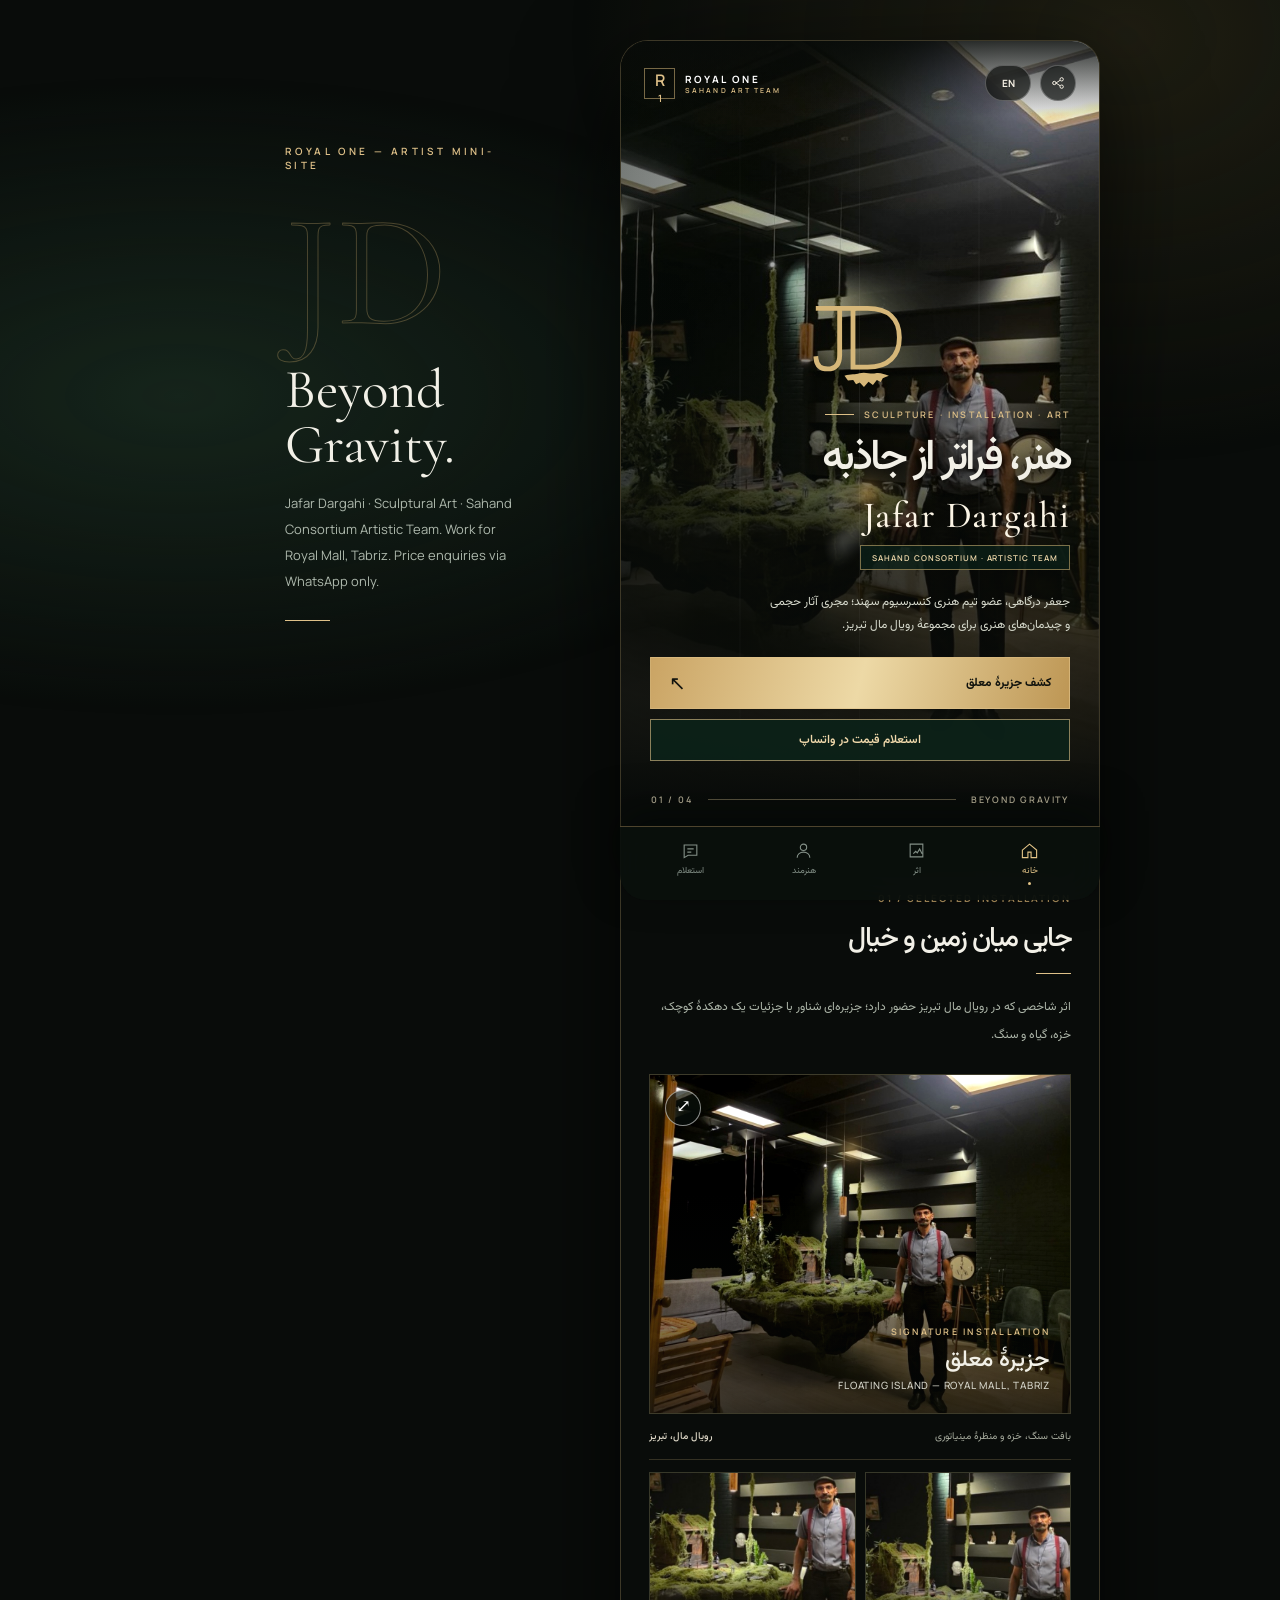
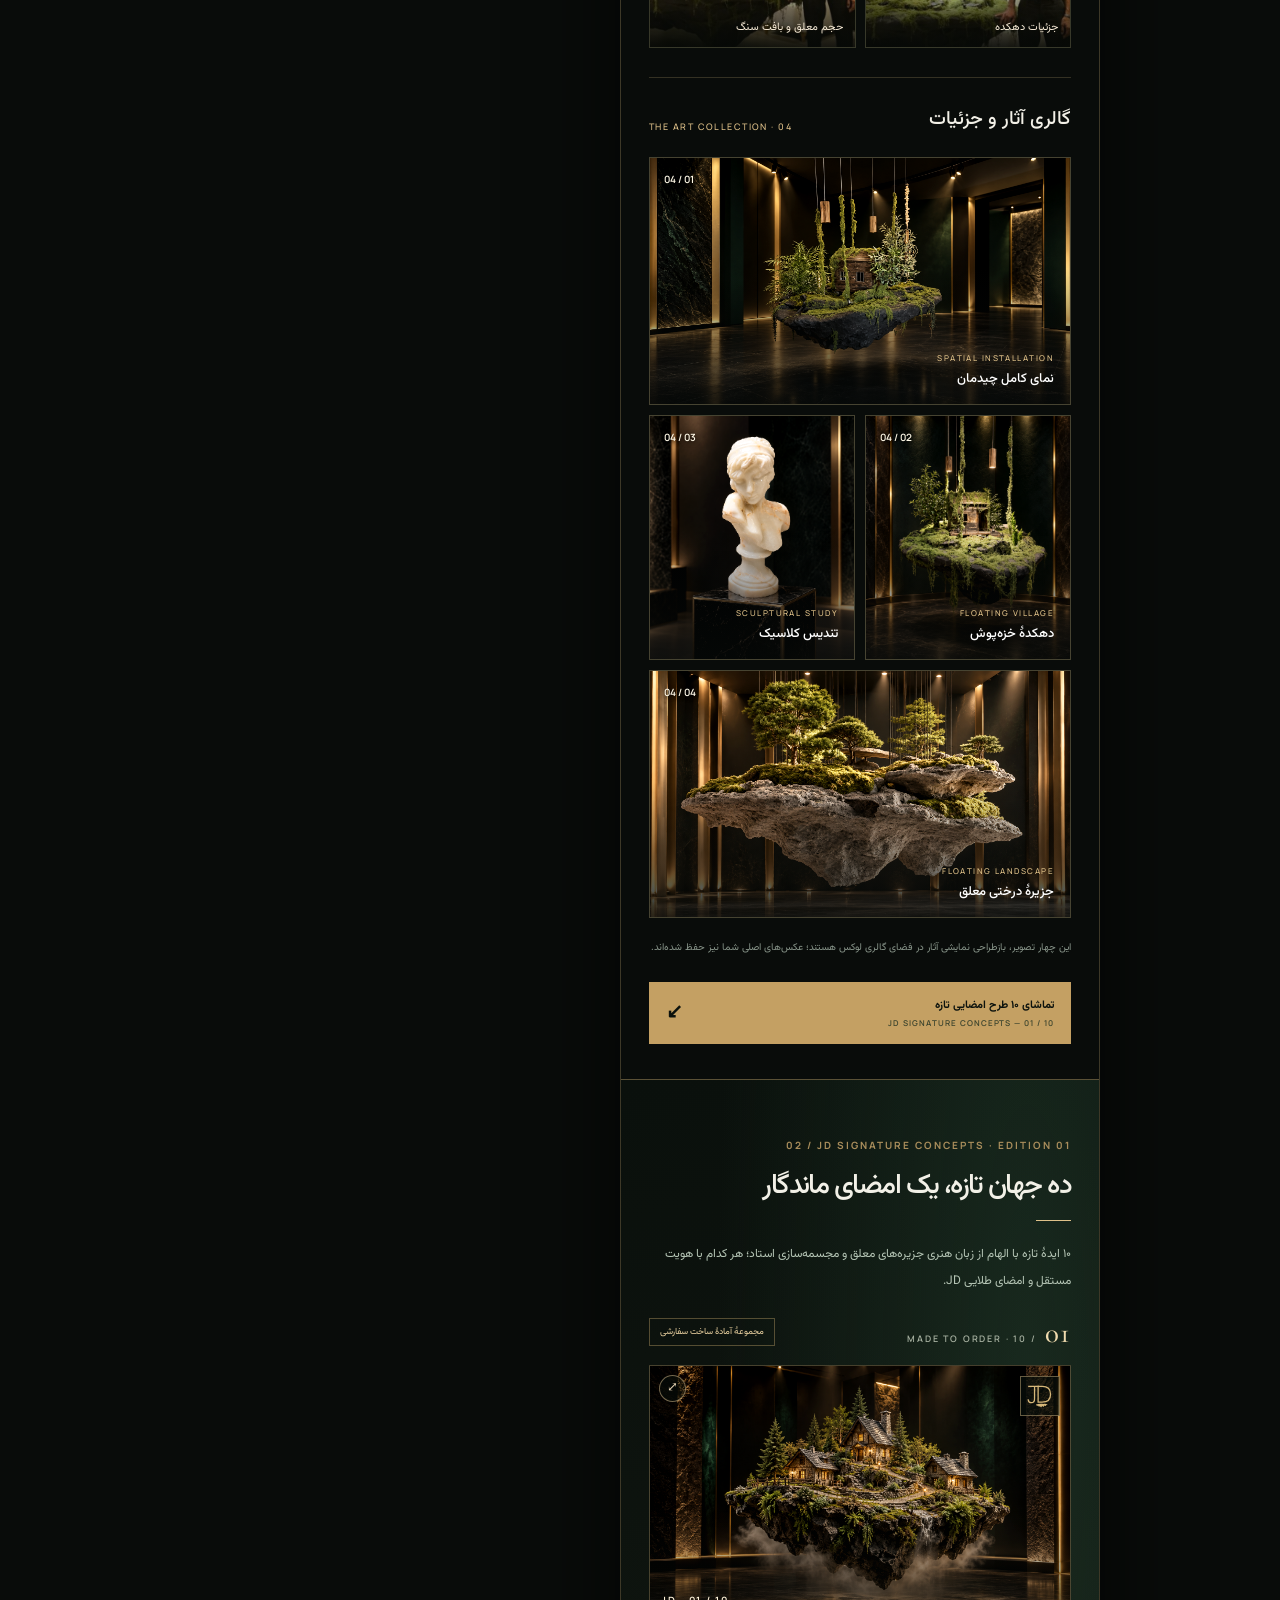
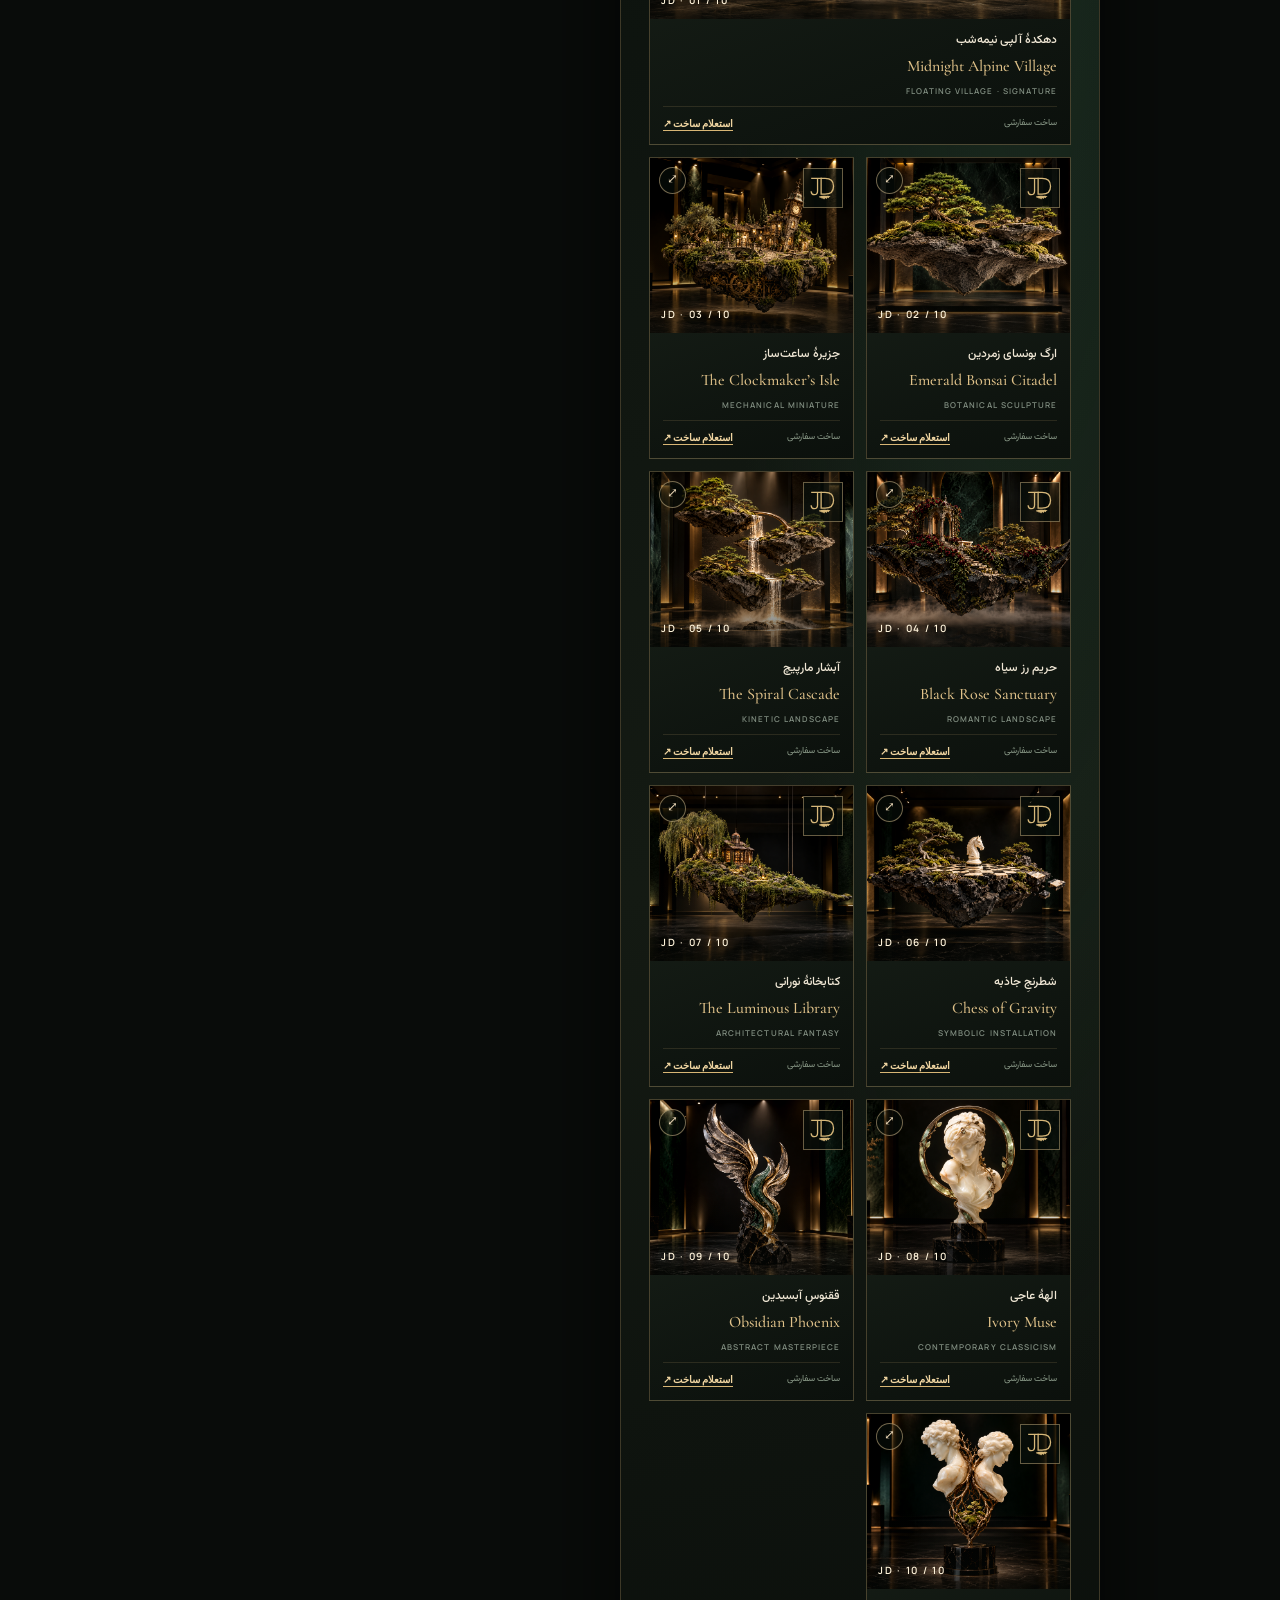
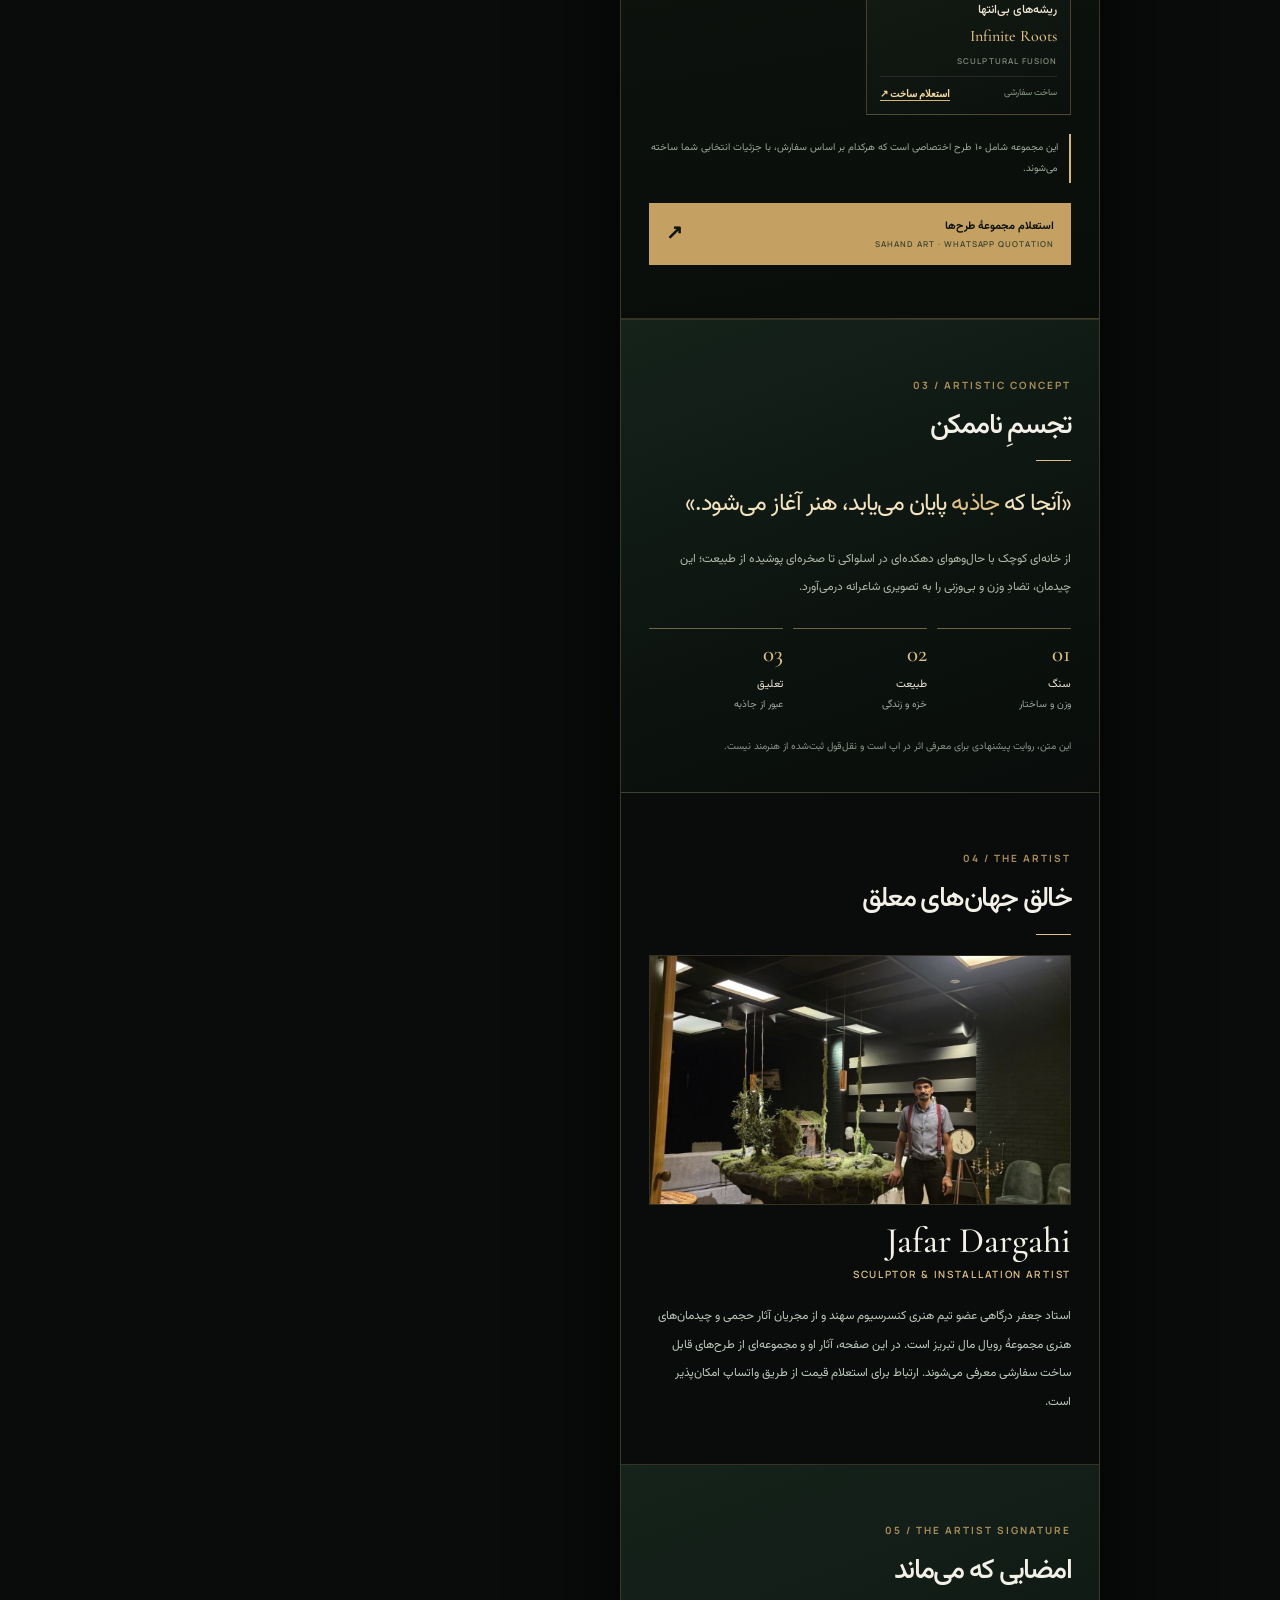
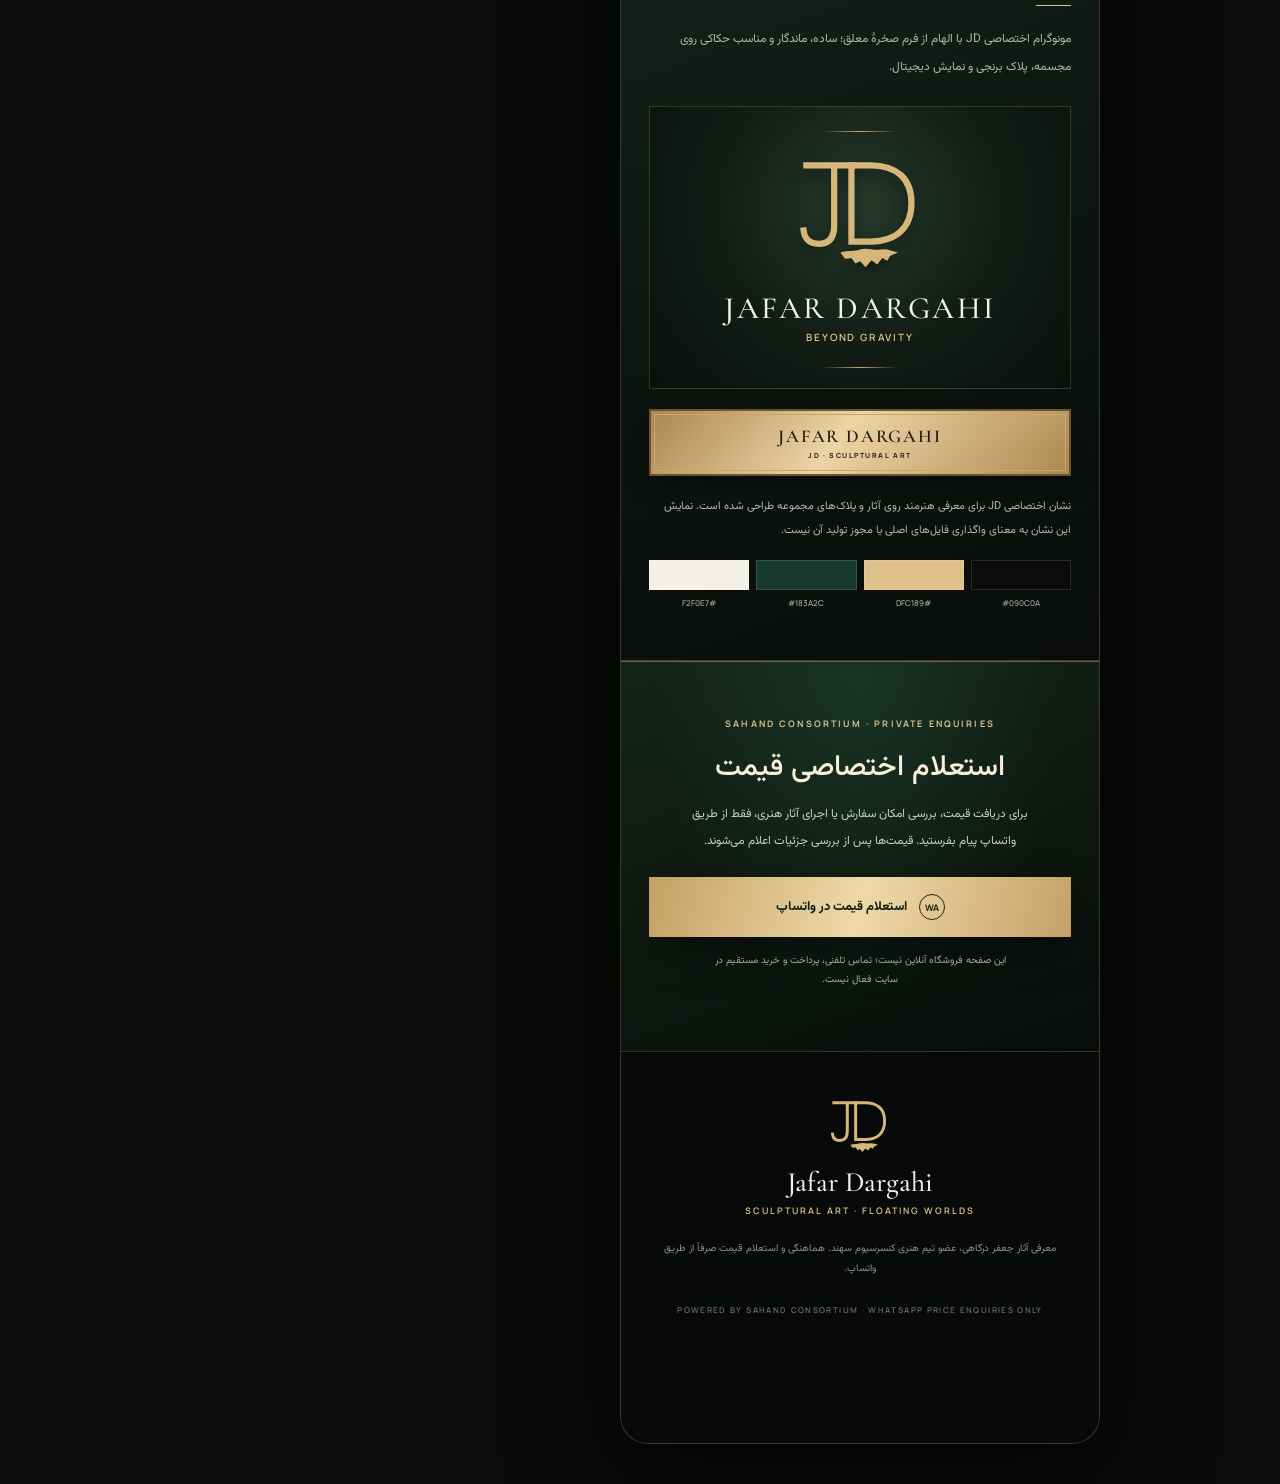
<file: assets/rs/index.html>
<!doctype html>
<html lang="fa" dir="rtl">
<head>
  <meta charset="UTF-8" />
  <meta name="viewport" content="width=device-width, initial-scale=1, viewport-fit=cover" />
  <meta name="theme-color" content="#0a0d0b" />
  <meta name="description" content="Jafar Dargahi — an exclusive ROYAL ONE mini-site featuring his floating island installation at Royal Mall, Tabriz." />
  <title>Jafar Dargahi — Beyond Gravity | ROYAL ONE</title>
  <link href="fonts/fonts.css" rel="stylesheet" />
  <style>
    :root { --bg:#090c0a; --panel:#101713; --panel2:#18241e; --gold:#dfc189; --dim-gold:#a98d5b; --ivory:#f2f0e7; --muted:#a4a99e; --line:rgba(222,192,135,.2); --green:#32634a; }
    *{box-sizing:border-box}html{scroll-behavior:smooth}body{margin:0;background:#090c0a;color:var(--ivory);font-family:Vazirmatn,Tahoma,sans-serif;-webkit-font-smoothing:antialiased}button,a{font:inherit}button{cursor:pointer}button:focus-visible,a:focus-visible{outline:2px solid var(--gold);outline-offset:4px}a{text-decoration:none;color:inherit}img{display:block;max-width:100%}
    .ambient{position:fixed;inset:0;pointer-events:none;background:radial-gradient(ellipse at 14% 44%,#192b20 0,transparent 45%),radial-gradient(ellipse at 88% 4%,#242214 0,transparent 35%);opacity:.8}
    .desktop-side{position:fixed;top:16%;right:calc(50% + 330px);width:350px;display:none;direction:ltr;text-align:left}.desktop-side .eyebrow{font:600 10px Manrope,sans-serif;letter-spacing:.34em;color:var(--gold)}.desktop-side .huge{font:400 160px/.9 'Cormorant Garamond',Georgia,serif;color:transparent;-webkit-text-stroke:1px #a58d5b66;margin:28px 0 0}.desktop-side h1{font:400 55px/1 'Cormorant Garamond',Georgia,serif;margin:18px 0}.desktop-side p{font:400 13px/2 Manrope,sans-serif;max-width:300px;color:#aeb9ad}.desktop-side .dash{width:45px;height:1px;background:var(--gold);margin-top:26px}
    .device{position:relative;width:100%;max-width:480px;margin:0 auto;min-height:100dvh;background:var(--bg);overflow:hidden;box-shadow:0 0 100px #0008}.app-top{position:absolute;z-index:15;left:0;right:0;top:0;display:flex;align-items:center;justify-content:space-between;padding:24px 23px 16px;direction:ltr;background:linear-gradient(#080b09d8,transparent)}.app-brand{display:flex;align-items:center;gap:10px}.r1{width:31px;height:31px;border:1px solid #d7ba7d88;display:grid;place-items:center;font:600 16px Manrope;color:var(--gold);letter-spacing:-.08em}.app-brand .brand-lines{display:flex;flex-direction:column;gap:0}.brand-lines b{font:700 10px Manrope;letter-spacing:.22em;color:#fff}.brand-lines small{font:600 7px Manrope;letter-spacing:.3em;color:var(--gold)}.header-actions{display:flex;align-items:center;gap:9px}.plain-action,.lang-toggle{background:#080b09aa;color:#f4efe3;border:1px solid #ffffff40;height:36px;min-width:36px;display:grid;place-items:center;border-radius:50%;backdrop-filter:blur(10px)}.lang-toggle{font:700 10px Manrope;border-radius:20px;padding:0 11px;min-width:46px}.plain-action svg{width:16px;height:16px}
    .hero{height:735px;min-height:88svh;position:relative;isolation:isolate;overflow:hidden;background:#131713}.hero .hero-img{position:absolute;inset:0;width:100%;height:100%;object-fit:cover;object-position:55% 27%;transform:scale(1.35);transform-origin:58% 72%;filter:saturate(.85) contrast(1.1)}.hero::after{content:"";position:absolute;inset:0;background:linear-gradient(to bottom,#08100b15 9%,transparent 26%,#070a08a8 60%,#090c0a 96%),linear-gradient(90deg,#08100a88,transparent 80%)}.hero-grid{position:absolute;inset:0;z-index:1;background-image:linear-gradient(to right,transparent calc(100% - 1px),#ffffff13 1px);background-size:25% 100%;mask-image:linear-gradient(to bottom,transparent 0%,#000 45%,transparent 100%)}
    .island-effects{position:absolute;z-index:2;pointer-events:none;overflow:visible}.island-effects .steam{position:absolute;left:12%;bottom:4%;width:62%;height:82%;opacity:.24;filter:blur(5px);background:linear-gradient(155deg,transparent 18%,#f6f4e9 31%,transparent 46%,#f1f2e9 57%,transparent 72%);mask-image:radial-gradient(ellipse at 50% 65%,#000 0 19%,transparent 71%);transform:rotate(-13deg);animation:steam-rise 5.5s ease-in-out infinite alternate}.island-effects .lamp-glow{position:absolute;left:48%;top:20%;width:32px;height:40px;border-radius:50%;background:radial-gradient(ellipse,#ffd986a8 0 10%,#e6a84f52 26%,transparent 73%);filter:blur(5px);box-shadow:0 0 22px 7px #edb95b32}.hero .island-effects{left:39%;top:51%;width:92px;height:146px}.feature-visual .island-effects{left:34%;top:12%;width:88px;height:154px}.feature-visual .island-effects .lamp-glow{top:10%}.feature-visual .island-effects .steam{bottom:0;opacity:.28}.feature-visual{position:relative;height:340px;overflow:hidden;border:1px solid var(--line);background:#141913}.feature-visual img{width:100%;height:100%;object-fit:cover;object-position:39% 59%;filter:contrast(1.12) saturate(.95)}.feature-visual::after{content:"";position:absolute;inset:35% 0 0;background:linear-gradient(transparent,#050806cc);pointer-events:none}.feature-overlay{position:absolute;bottom:21px;right:20px;left:20px;z-index:2}.feature-overlay .small{color:var(--gold);font:600 9px Manrope;letter-spacing:.25em}.feature-overlay h3{font-size:23px;line-height:1.2;font-weight:500;margin:9px 0 3px}.feature-overlay p{margin:0;color:#d4d4c9;font:500 10px Manrope;letter-spacing:.08em}.feature-visual .expand{position:absolute;top:15px;left:15px;z-index:4;width:36px;height:36px;border-radius:50%;border:1px solid #ffffff88;background:#08100ba8;color:#fff;display:grid;place-items:center;font-size:18px}.art-caption{display:flex;justify-content:space-between;padding:15px 0;border-bottom:1px solid var(--line);gap:10px;color:#a8ad9f;font-size:10px}.art-caption strong{color:#ded8c7;font-weight:500}
    @keyframes steam-rise{from{transform:translate3d(0,5px,0) rotate(-13deg);opacity:.16}to{transform:translate3d(3px,-10px,0) rotate(-7deg);opacity:.3}}
    .hero-content{position:absolute;z-index:3;bottom:72px;right:29px;left:29px;text-align:right}.hero-tag{display:flex;align-items:center;gap:10px;font:600 9px Manrope;letter-spacing:.24em;color:var(--gold);direction:ltr;justify-content:flex-end}.hero-tag::before{content:"";height:1px;width:29px;background:var(--gold)}.hero-mark{width:112px;height:112px;margin:0 auto 8px;filter:drop-shadow(0 6px 15px #0009)}.hero-title{font-size:43px;line-height:1.35;letter-spacing:-.07em;font-weight:500;margin:9px 0 5px;text-shadow:0 2px 14px #000}.latin{font-family:'Cormorant Garamond',Georgia,serif;font-weight:500;letter-spacing:.025em}.hero-name{font-size:37px;line-height:1.04;direction:ltr;text-align:right;color:#fcf5e6;margin:9px 0}.hero-sub{color:#d7dacd;font-size:12px;line-height:1.9;margin:13px 0 20px;max-width:300px}.hero-cta{width:100%;border:1px solid #dfc18988;color:#10120d;background:linear-gradient(105deg,#caa464,#edd9a6,#bd9654);padding:15px 18px;display:flex;align-items:center;justify-content:space-between;font-size:12px;font-weight:700}.hero-cta .arrow{font:20px Manrope;line-height:1}.hero-index{position:absolute;bottom:27px;right:30px;left:30px;z-index:3;display:flex;direction:ltr;justify-content:space-between;align-items:center;font:600 9px Manrope;letter-spacing:.2em;color:#c0b99f}.hero-index .line{flex:1;height:1px;background:#c9b98a70;margin:0 15px}
    .section{padding:58px 28px 35px;scroll-margin-top:25px}.section-kicker{color:var(--dim-gold);font:700 10px Manrope;letter-spacing:.2em;direction:ltr;text-align:right;margin-bottom:13px}.section-heading{font-size:28px;font-weight:500;letter-spacing:-.055em;line-height:1.55;margin:0 0 12px}.section-lead{color:#aeb7aa;font-size:12px;line-height:2.3;margin:0 0 24px}.gold-rule{width:35px;height:1px;background:var(--gold);margin:0 0 20px auto}.feature-visual{position:relative;height:340px;overflow:hidden;border:1px solid var(--line);background:#141913}.feature-visual img{width:100%;height:100%;object-fit:cover;object-position:39% 59%;filter:contrast(1.12) saturate(.95)}.feature-visual::after{content:"";position:absolute;inset:35% 0 0;background:linear-gradient(transparent,#050806cc);pointer-events:none}.feature-overlay{position:absolute;bottom:21px;right:20px;left:20px;z-index:2}.feature-overlay .small{color:var(--gold);font:600 9px Manrope;letter-spacing:.25em}.feature-overlay h3{font-size:23px;line-height:1.2;font-weight:500;margin:9px 0 3px}.feature-overlay p{margin:0;color:#d4d4c9;font:500 10px Manrope;letter-spacing:.08em}.feature-visual .expand{position:absolute;top:15px;left:15px;z-index:4;width:36px;height:36px;border-radius:50%;border:1px solid #ffffff88;background:#08100ba8;color:#fff;display:grid;place-items:center;font-size:18px}.art-caption{display:flex;justify-content:space-between;padding:15px 0;border-bottom:1px solid var(--line);gap:10px;color:#a8ad9f;font-size:10px}.art-caption strong{color:#ded8c7;font-weight:500}.detail-grid{display:grid;grid-template-columns:1fr 1fr;gap:9px;margin-top:12px}.detail-card{height:176px;position:relative;overflow:hidden;border:1px solid #c7aa7b2e;background:#171e17;color:white;text-align:right;padding:0}.detail-card img{width:100%;height:100%;object-fit:cover;transition:transform .4s}.detail-card:first-child img{object-position:30% 64%;transform:scale(2.3)}.detail-card:last-child img{object-position:46% 76%;transform:scale(2.35)}.detail-card::after{content:"";position:absolute;inset:55% 0 0;background:linear-gradient(transparent,#050806e8)}.detail-card span{position:absolute;right:12px;bottom:11px;z-index:1;font-size:11px;color:#f6ead6}.detail-card:hover img{transform:scale(2.5)}
    .gallery-heading{display:flex;justify-content:space-between;align-items:end;gap:15px;border-top:1px solid var(--line);padding-top:27px;margin-top:29px}.gallery-heading h3{font-size:19px;font-weight:500;margin:0 0 7px}.gallery-heading p{font:500 9px Manrope;color:var(--gold);letter-spacing:.16em;margin:0 0 8px}.gallery-grid{display:grid;grid-template-columns:1fr 1fr;gap:10px;margin-top:16px}.gallery-card{position:relative;border:1px solid #d7bb8540;background:#151b15;padding:0;overflow:hidden;text-align:right;color:white;height:245px;isolation:isolate}.gallery-card.wide{grid-column:1/-1;height:248px}.gallery-card img{width:100%;height:100%;object-fit:cover;transition:transform .35s,filter .35s;filter:saturate(.84) contrast(1.07)}.gallery-card:hover img{transform:scale(1.035);filter:saturate(1)}.gallery-card::after{content:"";position:absolute;inset:45% 0 0;background:linear-gradient(transparent,#050807da);pointer-events:none}.gallery-card .caption{position:absolute;right:16px;left:16px;bottom:15px;z-index:1;font-size:13px;font-weight:500}.gallery-card .caption small{display:block;color:var(--gold);font:500 8px Manrope;letter-spacing:.18em;margin-bottom:6px}.gallery-card .number{position:absolute;top:14px;left:14px;font:600 10px Manrope;color:#fff9e7;z-index:1;text-shadow:0 1px 5px black}.gallery-card.forest img{transform:scale(1.26)}.gallery-card.forest:hover img{transform:scale(1.3)}.gallery-card.bust img{object-position:51% 48%}.gallery-card.cottage img{object-position:50% 62%}.gallery-card.room img{object-position:50% 58%}
    .concept-section{background:radial-gradient(ellipse at 85% 13%,#26433177,transparent 54%),linear-gradient(170deg,#0a100c,#141a13 56%,#090d0a);border-top:1px solid #d6b87965;border-bottom:1px solid var(--line);padding-bottom:53px}.concept-intro{font-size:12px;line-height:2.25;color:#b5c5b5;margin:0 0 15px}.concept-meta{display:flex;gap:10px;align-items:center;justify-content:space-between;margin:20px 0 15px}.concept-count{font:500 29px 'Cormorant Garamond',serif;letter-spacing:.04em;color:#efdaae}.concept-count span{font:600 9px Manrope;color:#a5af9f;letter-spacing:.2em}.concept-label{font-size:9px;color:#ebd2a1;border:1px solid #c6a66b65;padding:6px 10px;white-space:nowrap}.concept-grid{display:grid;grid-template-columns:repeat(2,minmax(0,1fr));gap:12px}.concept-item{min-width:0;border:1px solid #bc9e6d53;background:linear-gradient(160deg,#1b241b,#0b100c);overflow:hidden}.concept-item:first-child{grid-column:1/-1}.concept-art{position:relative;width:100%;height:175px;border:0;padding:0;background:#121713;color:#e8d5b5;overflow:hidden;display:block}.concept-item:first-child .concept-art{height:253px}.concept-art img.concept-image{width:100%;height:100%;object-fit:cover;filter:saturate(.86) contrast(1.07);transition:transform .4s}.concept-art:hover img.concept-image{transform:scale(1.045)}.concept-art::after{content:"";position:absolute;inset:55% 0 0;background:linear-gradient(transparent,#060906a9);pointer-events:none}.concept-art img.concept-stamp{position:absolute;top:10px;right:10px;z-index:2;width:40px;height:40px;object-fit:contain;background:#08100bac;border:1px solid #e1c38e70;padding:4px}.concept-number{position:absolute;left:11px;bottom:12px;color:#fff4db;font:600 10px Manrope;letter-spacing:.17em;z-index:2}.concept-expand{position:absolute;left:9px;top:9px;z-index:2;border:1px solid #ebcf9b7a;width:27px;height:27px;border-radius:50%;display:grid;place-items:center;font-size:13px;background:#08100b8a}.concept-caption{padding:12px 13px 13px}.concept-caption h3{font-size:12px;line-height:1.65;font-weight:500;margin:0;min-height:22px;color:#f0e7d5}.concept-title-en{font:500 16px 'Cormorant Garamond',serif;color:#dfc189;direction:ltr;text-align:right;margin-top:3px;min-height:19px}.concept-caption .concept-type{font:600 8px Manrope;letter-spacing:.13em;color:#818e81;margin:9px 0 0;direction:ltr;text-align:right}.concept-foot{display:flex;justify-content:space-between;align-items:center;margin-top:10px;border-top:1px solid #d7b57725;padding-top:9px;font-size:9px;color:#8d9d8b}.concept-foot a{font:600 9px Manrope;color:#e6c88d;border-bottom:1px solid #d8b675}.concept-disclaimer{margin:19px 0 0;color:#9da99d;font-size:10px;line-height:2.15;border-right:2px solid #d8b675;padding:3px 11px 3px 0}.concept-collection-download{display:flex;align-items:center;justify-content:space-between;gap:15px;background:#d8bd84;color:#0c120d;padding:15px 17px;margin-top:20px;font-size:11px;font-weight:700}.concept-collection-download small{display:block;color:#3c442e;font:600 8px Manrope;letter-spacing:.12em;margin-top:3px}.concept-collection-download .download-arrow{font-size:20px}
    .dark-section{background:linear-gradient(160deg,#15231b,#0c130f 60%,#090c0a);border-top:1px solid var(--line);border-bottom:1px solid var(--line)}.statement{font-size:24px;font-weight:400;line-height:1.95;letter-spacing:-.04em;margin:12px 0 18px;color:#f3e3be}.statement .accent{color:var(--gold)}.art-story{display:grid;grid-template-columns:1fr 1fr 1fr;gap:10px;margin:27px 0 13px}.story-item{border-top:1px solid #ddc08977;padding-top:11px}.story-item b{color:var(--gold);font:500 23px 'Cormorant Garamond',Georgia,serif}.story-item span{display:block;font-size:11px;margin-top:6px;color:#e8e3d5}.story-item p{font-size:10px;color:#9ca99d;line-height:1.8;margin:3px 0}.story-note{font-size:10px;line-height:2;color:#89968b;margin:20px 0 0}
    .artist-image{width:100%;height:250px;object-fit:cover;object-position:72% 44%;filter:saturate(.78);border:1px solid var(--line)}.artist-name{font:500 36px/1 'Cormorant Garamond',Georgia,serif;direction:ltr;text-align:right;margin:18px 0 0}.artist-role{color:var(--gold);font:600 10px Manrope;letter-spacing:.17em;direction:ltr;text-align:right;margin-top:8px}.artist-text{color:#bfc8bc;font-size:12px;line-height:2.4;margin-top:21px}
    .signature-panel{background:radial-gradient(circle at 50% 35%,#263a2b 0,#121c15 52%,#0b100d 100%);border:1px solid var(--line);padding:32px 25px 25px;text-align:center;position:relative;overflow:hidden}.signature-panel::before,.signature-panel::after{content:"";position:absolute;width:75px;height:1px;background:linear-gradient(90deg,transparent,#c8a875,transparent);top:24px;left:calc(50% - 38px)}.signature-panel::after{top:auto;bottom:20px}.signature-panel img{width:145px;margin:auto;filter:drop-shadow(0 6px 7px #0006)}.signature-panel h3{font:500 31px 'Cormorant Garamond',Georgia,serif;letter-spacing:.08em;margin:5px 0 3px}.signature-panel p{font:600 10px Manrope;color:var(--gold);letter-spacing:.18em;margin:0 0 19px}.signature-explainer{text-align:right;margin-top:19px;font-size:11px;line-height:2.2;color:#b5b9ad}.logo-actions{display:flex;gap:9px;margin-top:19px}.download{display:block;flex:1;padding:13px 8px;text-align:center;border:1px solid var(--line);color:#ead2a5;background:#19231b;font-size:10px}.download.primary{background:#d6b779;color:#11140f;font-weight:700}.plaque{margin:20px 0 0;background:linear-gradient(130deg,#ab8751,#ecd4a4 45%,#ad8850);padding:14px 16px;box-shadow:0 7px 20px #0005;color:#241b10;text-align:center;border:2px solid #6c532d;outline:1px solid #caa76d;outline-offset:-6px}.plaque .plaque-name{font:600 18px 'Cormorant Garamond',Georgia,serif;letter-spacing:.1em}.plaque .plaque-sub{font:700 7px Manrope;letter-spacing:.22em;margin-top:4px}.palette{display:flex;gap:7px;margin:17px 0}.swatch{flex:1}.swatch div{height:30px;border:1px solid #ffffff22}.swatch small{display:block;font:500 8px Manrope;text-align:center;margin-top:7px;color:#aeb2a4}
    .foot{padding:38px 27px 128px;text-align:center;background:#070a08;border-top:1px solid var(--line)}.foot img{width:70px;margin:auto}.foot h3{font:500 28px 'Cormorant Garamond',Georgia,serif;margin:5px 0}.foot .footline{font:600 9px Manrope;color:var(--gold);letter-spacing:.22em;margin:5px 0 22px}.foot p{font-size:10px;color:#89958b;line-height:2}.foot .tiny{font:600 8px Manrope;letter-spacing:.17em;color:#646f64;margin-top:25px}
    .bottom-nav{position:fixed;z-index:20;bottom:0;width:100%;max-width:480px;display:grid;grid-template-columns:repeat(4,1fr);padding:13px 14px max(14px,env(safe-area-inset-bottom));background:#0a100de8;border-top:1px solid #d4ae7157;backdrop-filter:blur(18px);box-shadow:0 -15px 40px #02060488}.nav-btn{border:0;background:none;color:#839087;display:flex;flex-direction:column;align-items:center;gap:4px;font-size:9px;transition:color .2s}.nav-btn.active{color:#e4c588}.nav-btn svg{width:19px;height:19px;stroke-width:1.4;fill:none;stroke:currentColor}.nav-btn .dot{width:3px;height:3px;border-radius:50%;background:currentColor;opacity:0}.nav-btn.active .dot{opacity:1}
    .lightbox{position:fixed;z-index:100;inset:0;background:#030503f5;display:none;align-items:center;justify-content:center;flex-direction:column;padding:18px}.lightbox.open{display:flex}.lightbox img{max-height:80dvh;object-fit:contain;max-width:100%;border:1px solid #b99a6259}.lightbox p{font-size:11px;color:#d2c19f;text-align:center}.lightbox-close{position:absolute;top:20px;left:22px;border:1px solid #ffffff60;border-radius:50%;background:#17221a;color:white;width:39px;height:39px;font-size:24px;z-index:2}.toast{position:fixed;z-index:110;bottom:89px;left:50%;transform:translateX(-50%);border:1px solid #d0af78;background:#1a291f;color:#f3e8d0;padding:12px 20px;opacity:0;pointer-events:none;font-size:11px;border-radius:2px;transition:opacity .2s;white-space:nowrap}.toast.show{opacity:1}
    @media(min-width:900px){.device{margin:40px max(9%,calc(50% - 460px)) 40px auto;min-height:850px;border:1px solid #b9a16b4c;border-radius:28px;box-shadow:0 30px 100px #000b}.bottom-nav{bottom:0;left:auto;right:max(9%,calc(50% - 460px));border-radius:0 0 26px 26px}.desktop-side{display:block;width:240px;right:calc(50% + 115px)}}
    .gallery-card.forest img{transform:scale(1)}.gallery-card.forest:hover img{transform:scale(1.035)}
    @media(max-width:380px){.hero-title{font-size:36px}.hero-name{font-size:31px}.section{padding-right:20px;padding-left:20px}}
    @media(prefers-reduced-motion:reduce){html{scroll-behavior:auto}*{transition:none!important;animation:none!important}}
  </style>
</head>
<body>
  <div class="ambient" aria-hidden="true"></div>
  <aside class="desktop-side" aria-hidden="true"><div class="eyebrow">ROYAL ONE — ARTIST MINI-SITE</div><div class="huge">JD</div><h1>Beyond<br/>Gravity.</h1><p>A signature mini-site for Jafar Dargahi. Sculpture. Suspension. Nature.</p><div class="dash"></div></aside>
  <div class="device">
    <header class="app-top"><div class="app-brand"><div class="r1">R<span style="font-size:10px">1</span></div><div class="brand-lines"><b>ROYAL ONE</b><small>ARTIST EDITION</small></div></div><div class="header-actions"><button class="lang-toggle" id="langToggle" aria-label="Change language">EN</button><button class="plain-action" id="shareButton" aria-label="Share page"><svg viewBox="0 0 24 24" fill="none" stroke="currentColor" stroke-width="1.5"><path d="M15 8l-6 4 6 4"/><circle cx="17.5" cy="6.5" r="2.5"/><circle cx="6.5" cy="12" r="2.5"/><circle cx="17.5" cy="17.5" r="2.5"/></svg></button></div></header>
    <main>
      <section id="home" class="hero" aria-labelledby="hero-title"><img class="hero-img" src="jafar-dargahi-floating-island.jpg" alt="Jafar Dargahi standing beside his floating island installation" /><div class="island-effects" aria-hidden="true"><span class="steam"></span><span class="lamp-glow"></span></div><div class="hero-grid"></div><div class="hero-content"><img class="hero-mark" src="jd-monogram.svg" alt="JD artist monogram"/><div class="hero-tag">SCULPTURE · INSTALLATION · ART</div><h1 id="hero-title" class="hero-title" data-i18n="hero_title">هنر، فراتر از جاذبه</h1><div class="hero-name latin">Jafar Dargahi</div><p class="hero-sub" data-i18n="hero_sub">دنیایی که سنگ، طبیعت و خیال در آن از زمین فاصله می‌گیرند.</p><button class="hero-cta" data-goto="works"><span data-i18n="view_work">کشف جزیرهٔ معلق</span><span class="arrow">↖</span></button></div><div class="hero-index"><span>01 / 04</span><span class="line"></span><span>BEYOND GRAVITY</span></div></section>
      <section class="section" id="works">
        <div class="section-kicker">01 / SELECTED INSTALLATION</div>
        <h2 class="section-heading" data-i18n="work_heading">جایی میان زمین و خیال</h2><div class="gold-rule"></div>
        <p class="section-lead" data-i18n="work_intro">اثر شاخصی که در رویال مال تبریز حضور دارد؛ جزیره‌ای شناور با جزئیات یک دهکدهٔ کوچک، خزه، گیاه و سنگ.</p>
        <div class="feature-visual"><img src="jafar-dargahi-floating-island.jpg" alt="Floating island sculpture with greenery and miniature cottage"/><div class="island-effects" aria-hidden="true"><span class="steam"></span><span class="lamp-glow"></span></div><button class="expand" data-open-image="0" aria-label="Show full image">⤢</button><div class="feature-overlay"><div class="small">SIGNATURE INSTALLATION</div><h3 data-i18n="floating_island">جزیرهٔ معلق</h3><p>FLOATING ISLAND — ROYAL MALL, TABRIZ</p></div></div>
        <div class="art-caption"><span data-i18n="work_material">بافت سنگ، خزه و منظرهٔ مینیاتوری</span><strong data-i18n="work_location">رویال مال، تبریز</strong></div>
        <div class="detail-grid"><button class="detail-card" data-open-image="1" aria-label="Explore sculptural details"><img src="jafar-dargahi-floating-island.jpg" alt="Moss and miniature cottage details"/><span data-i18n="detail_cottage">جزئیات دهکده</span></button><button class="detail-card" data-open-image="2" aria-label="Explore rock textures"><img src="jafar-dargahi-floating-island.jpg" alt="Suspended rock base"/><span data-i18n="detail_rock">حجم معلق و بافت سنگ</span></button></div>
        <div class="gallery-heading"><h3 data-i18n="gallery_heading">گالری آثار و جزئیات</h3><p>THE ART COLLECTION · 04</p></div>
        <div class="gallery-grid">
          <button class="gallery-card wide room" data-open-image="3" aria-label="Show the installation in the room"><img src="gallery-room-luxury.png" alt="Floating island installation restaged in a dark emerald and gold art gallery" loading="lazy"/><span class="number">01 / 04</span><span class="caption"><small>SPATIAL INSTALLATION</small><span data-i18n="gallery_room">نمای کامل چیدمان</span></span></button>
          <button class="gallery-card cottage" data-open-image="4" aria-label="Show the moss-covered cottage"><img src="gallery-cottage-luxury.png" alt="Moss-covered cottage on suspended rock in a luxurious gallery setting" loading="lazy"/><span class="number">02 / 04</span><span class="caption"><small>FLOATING VILLAGE</small><span data-i18n="gallery_cottage">دهکدهٔ خزه‌پوش</span></span></button>
          <button class="gallery-card bust" data-open-image="5" aria-label="Show the classical sculpted bust"><img src="classical-bust-gallery.png" alt="Classical pale stone bust sculpture on an elevated black marble gallery pedestal" loading="lazy"/><span class="number">03 / 04</span><span class="caption"><small>SCULPTURAL STUDY</small><span data-i18n="gallery_bust">تندیس کلاسیک</span></span></button>
          <button class="gallery-card wide forest" data-open-image="6" aria-label="Show the floating woodland"><img src="gallery-forest-luxury.png" alt="Suspended woodland island in a luxurious black and gold gallery" loading="lazy"/><span class="number">04 / 04</span><span class="caption"><small>FLOATING LANDSCAPE</small><span data-i18n="gallery_forest">جزیرهٔ درختی معلق</span></span></button>
        </div>
        <p class="story-note" data-i18n="photo_note">این چهار تصویر، بازطراحی نمایشی آثار در فضای گالری لوکس هستند؛ عکس‌های اصلی شما نیز حفظ شده‌اند.</p>
        <button class="concept-collection-download" style="width:100%;border:0;text-align:right;margin-top:24px" data-goto="concepts"><span><span data-i18n="concepts_shortcut">تماشای ۱۰ طرح امضایی تازه</span><small>JD SIGNATURE CONCEPTS — 01 / 10</small></span><span class="download-arrow" aria-hidden="true">↙</span></button>
      </section>
      <section class="section concept-section" id="concepts" aria-labelledby="concepts-heading">
        <div class="section-kicker">02 / JD SIGNATURE CONCEPTS · EDITION 01</div>
        <h2 class="section-heading" id="concepts-heading" data-i18n="concepts_heading">ده جهان تازه، یک امضای ماندگار</h2>
        <div class="gold-rule"></div>
        <p class="concept-intro" data-i18n="concepts_intro">۱۰ ایدهٔ تازه با الهام از زبان هنری جزیره‌های معلق و مجسمه‌سازی استاد؛ هر کدام با هویت مستقل و امضای طلایی JD.</p>
        <div class="concept-meta"><span class="concept-count">01 <span>/ 10 · MADE TO ORDER</span></span><span class="concept-label" data-i18n="concept_label">مجموعهٔ آمادهٔ ساخت سفارشی</span></div>
        <div class="concept-grid">
          <article class="concept-item"><button class="concept-art" data-open-image="7" aria-label="View Midnight Alpine Village concept"><img class="concept-image" src="jd-concept-01.png" loading="lazy" alt="Floating alpine village design with three lit cottages"/><img class="concept-stamp" src="jd-monogram.svg" alt="" aria-hidden="true"/><span class="concept-expand" aria-hidden="true">⤢</span><span class="concept-number">JD · 01 / 10</span></button><div class="concept-caption"><h3 data-i18n="concept_01">دهکدهٔ آلپی نیمه‌شب</h3><div class="concept-title-en">Midnight Alpine Village</div><p class="concept-type">FLOATING VILLAGE · SIGNATURE</p><div class="concept-foot"><span data-i18n="proposal">ساخت سفارشی</span><a href="jd-concept-01.png" download="JD-01-Midnight-Alpine-Village.png" aria-label="Download Midnight Alpine Village">PNG ↓</a></div></div></article>
          <article class="concept-item"><button class="concept-art" data-open-image="8" aria-label="View Emerald Bonsai Citadel concept"><img class="concept-image" src="jd-concept-02.png" loading="lazy" alt="Original floating bonsai island design with a stone footbridge"/><img class="concept-stamp" src="jd-monogram.svg" alt="" aria-hidden="true"/><span class="concept-expand" aria-hidden="true">⤢</span><span class="concept-number">JD · 02 / 10</span></button><div class="concept-caption"><h3 data-i18n="concept_02">ارگ بونسای زمردین</h3><div class="concept-title-en">Emerald Bonsai Citadel</div><p class="concept-type">BOTANICAL SCULPTURE</p><div class="concept-foot"><span data-i18n="proposal">ساخت سفارشی</span><a href="jd-concept-02.png" download="JD-02-Emerald-Bonsai-Citadel.png" aria-label="Download Emerald Bonsai Citadel">PNG ↓</a></div></div></article>
          <article class="concept-item"><button class="concept-art" data-open-image="9" aria-label="View Clockmaker's Isle concept"><img class="concept-image" src="jd-concept-03.png" loading="lazy" alt="Original floating clocktower island with brass mechanical detailing"/><img class="concept-stamp" src="jd-monogram.svg" alt="" aria-hidden="true"/><span class="concept-expand" aria-hidden="true">⤢</span><span class="concept-number">JD · 03 / 10</span></button><div class="concept-caption"><h3 data-i18n="concept_03">جزیرهٔ ساعت‌ساز</h3><div class="concept-title-en">The Clockmaker’s Isle</div><p class="concept-type">MECHANICAL MINIATURE</p><div class="concept-foot"><span data-i18n="proposal">ساخت سفارشی</span><a href="jd-concept-03.png" download="JD-03-Clockmakers-Isle.png" aria-label="Download Clockmaker's Isle">PNG ↓</a></div></div></article>
          <article class="concept-item"><button class="concept-art" data-open-image="10" aria-label="View Black Rose Sanctuary concept"><img class="concept-image" src="jd-concept-04.png" loading="lazy" alt="Original floating obsidian sanctuary filled with black crimson roses"/><img class="concept-stamp" src="jd-monogram.svg" alt="" aria-hidden="true"/><span class="concept-expand" aria-hidden="true">⤢</span><span class="concept-number">JD · 04 / 10</span></button><div class="concept-caption"><h3 data-i18n="concept_04">حریم رز سیاه</h3><div class="concept-title-en">Black Rose Sanctuary</div><p class="concept-type">ROMANTIC LANDSCAPE</p><div class="concept-foot"><span data-i18n="proposal">ساخت سفارشی</span><a href="jd-concept-04.png" download="JD-04-Black-Rose-Sanctuary.png" aria-label="Download Black Rose Sanctuary">PNG ↓</a></div></div></article>
          <article class="concept-item"><button class="concept-art" data-open-image="11" aria-label="View Spiral Cascade concept"><img class="concept-image" src="jd-concept-05.png" loading="lazy" alt="Original multi-tier floating stone spiral cascade with water and moss"/><img class="concept-stamp" src="jd-monogram.svg" alt="" aria-hidden="true"/><span class="concept-expand" aria-hidden="true">⤢</span><span class="concept-number">JD · 05 / 10</span></button><div class="concept-caption"><h3 data-i18n="concept_05">آبشار مارپیچ</h3><div class="concept-title-en">The Spiral Cascade</div><p class="concept-type">KINETIC LANDSCAPE</p><div class="concept-foot"><span data-i18n="proposal">ساخت سفارشی</span><a href="jd-concept-05.png" download="JD-05-Spiral-Cascade.png" aria-label="Download Spiral Cascade">PNG ↓</a></div></div></article>
          <article class="concept-item"><button class="concept-art" data-open-image="12" aria-label="View Chess of Gravity concept"><img class="concept-image" src="jd-concept-06.png" loading="lazy" alt="Original floating basalt chess garden with one ivory knight chess piece"/><img class="concept-stamp" src="jd-monogram.svg" alt="" aria-hidden="true"/><span class="concept-expand" aria-hidden="true">⤢</span><span class="concept-number">JD · 06 / 10</span></button><div class="concept-caption"><h3 data-i18n="concept_06">شطرنجِ جاذبه</h3><div class="concept-title-en">Chess of Gravity</div><p class="concept-type">SYMBOLIC INSTALLATION</p><div class="concept-foot"><span data-i18n="proposal">ساخت سفارشی</span><a href="jd-concept-06.png" download="JD-06-Chess-of-Gravity.png" aria-label="Download Chess of Gravity">PNG ↓</a></div></div></article>
          <article class="concept-item"><button class="concept-art" data-open-image="13" aria-label="View Luminous Library concept"><img class="concept-image" src="jd-concept-07.png" loading="lazy" alt="Original suspended stone island featuring an illuminated miniature library"/><img class="concept-stamp" src="jd-monogram.svg" alt="" aria-hidden="true"/><span class="concept-expand" aria-hidden="true">⤢</span><span class="concept-number">JD · 07 / 10</span></button><div class="concept-caption"><h3 data-i18n="concept_07">کتابخانهٔ نورانی</h3><div class="concept-title-en">The Luminous Library</div><p class="concept-type">ARCHITECTURAL FANTASY</p><div class="concept-foot"><span data-i18n="proposal">ساخت سفارشی</span><a href="jd-concept-07.png" download="JD-07-Luminous-Library.png" aria-label="Download Luminous Library">PNG ↓</a></div></div></article>
          <article class="concept-item"><button class="concept-art" data-open-image="14" aria-label="View Ivory Muse concept"><img class="concept-image" src="jd-concept-08.png" loading="lazy" alt="Original female alabaster bust framed by bronze and jade ring"/><img class="concept-stamp" src="jd-monogram.svg" alt="" aria-hidden="true"/><span class="concept-expand" aria-hidden="true">⤢</span><span class="concept-number">JD · 08 / 10</span></button><div class="concept-caption"><h3 data-i18n="concept_08">الههٔ عاجی</h3><div class="concept-title-en">Ivory Muse</div><p class="concept-type">CONTEMPORARY CLASSICISM</p><div class="concept-foot"><span data-i18n="proposal">ساخت سفارشی</span><a href="jd-concept-08.png" download="JD-08-Ivory-Muse.png" aria-label="Download Ivory Muse">PNG ↓</a></div></div></article>
          <article class="concept-item"><button class="concept-art" data-open-image="15" aria-label="View Obsidian Phoenix concept"><img class="concept-image" src="jd-concept-09.png" loading="lazy" alt="Original abstract phoenix sculpture made from smoky crystal, bronze and emerald stone"/><img class="concept-stamp" src="jd-monogram.svg" alt="" aria-hidden="true"/><span class="concept-expand" aria-hidden="true">⤢</span><span class="concept-number">JD · 09 / 10</span></button><div class="concept-caption"><h3 data-i18n="concept_09">ققنوسِ آبسیدین</h3><div class="concept-title-en">Obsidian Phoenix</div><p class="concept-type">ABSTRACT MASTERPIECE</p><div class="concept-foot"><span data-i18n="proposal">ساخت سفارشی</span><a href="jd-concept-09.png" download="JD-09-Obsidian-Phoenix.png" aria-label="Download Obsidian Phoenix">PNG ↓</a></div></div></article>
          <article class="concept-item"><button class="concept-art" data-open-image="16" aria-label="View Infinite Roots concept"><img class="concept-image" src="jd-concept-10.png" loading="lazy" alt="Original double-profile ivory bust merging into bronze roots and a miniature garden"/><img class="concept-stamp" src="jd-monogram.svg" alt="" aria-hidden="true"/><span class="concept-expand" aria-hidden="true">⤢</span><span class="concept-number">JD · 10 / 10</span></button><div class="concept-caption"><h3 data-i18n="concept_10">ریشه‌های بی‌انتها</h3><div class="concept-title-en">Infinite Roots</div><p class="concept-type">SCULPTURAL FUSION</p><div class="concept-foot"><span data-i18n="proposal">ساخت سفارشی</span><a href="jd-concept-10.png" download="JD-10-Infinite-Roots.png" aria-label="Download Infinite Roots">PNG ↓</a></div></div></article>
        </div>
        <p class="concept-disclaimer" data-i18n="concepts_disclaimer">این مجموعه شامل ۱۰ طرح اختصاصی است که هرکدام بر اساس سفارش، با جزئیات انتخابی شما ساخته می‌شوند.</p>
        <a class="concept-collection-download" href="jd-signature-concepts-10.zip" download="JD-Signature-Concepts-10.zip"><span><span data-i18n="concepts_download">دریافت مجموعهٔ کامل ۱۰ طرح</span><small>JD SIGNATURE CONCEPTS · PNG</small></span><span class="download-arrow" aria-hidden="true">↓</span></a>
      </section>
      <section class="section dark-section" id="story"><div class="section-kicker">03 / ARTISTIC CONCEPT</div><h2 class="section-heading" data-i18n="story_heading">تجسمِ ناممکن</h2><div class="gold-rule"></div><p class="statement" data-i18n="statement">«آنجا که <span class='accent'>جاذبه</span> پایان می‌یابد، هنر آغاز می‌شود.»</p><p class="section-lead" data-i18n="story_body">از خانه‌ای کوچک با حال‌وهوای دهکده‌ای در اسلواکی تا صخره‌ای پوشیده از طبیعت؛ این چیدمان، تضادِ وزن و بی‌وزنی را به یک تصویر شاعرانه تبدیل می‌کند.</p><div class="art-story"><div class="story-item"><b>01</b><span data-i18n="story_one">سنگ</span><p data-i18n="story_one_sub">وزن و ساختار</p></div><div class="story-item"><b>02</b><span data-i18n="story_two">طبیعت</span><p data-i18n="story_two_sub">خزه و زندگی</p></div><div class="story-item"><b>03</b><span data-i18n="story_three">تعلیق</span><p data-i18n="story_three_sub">عبور از جاذبه</p></div></div><p class="story-note" data-i18n="concept_note">این متن، روایت پیشنهادی برای معرفی اثر در اپ است و نقل‌قول ثبت‌شده از هنرمند نیست.</p></section>
      <section class="section" id="artist"><div class="section-kicker">03 / THE ARTIST</div><h2 class="section-heading" data-i18n="artist_heading">خالق جهان‌های معلق</h2><div class="gold-rule"></div><img class="artist-image" src="jafar-dargahi-floating-island.jpg" alt="Portrait of artist Jafar Dargahi beside his work"/><div class="artist-name">Jafar Dargahi</div><div class="artist-role">SCULPTOR & INSTALLATION ARTIST</div><p class="artist-text" data-i18n="artist_body">استاد جعفر درگاهی، هنرمند مجسمه‌سازی و آثار حجمی، با ساخت جزیره‌های معلق و فضاهای مینیاتوری شناخته می‌شود. این صفحه، یکی از آثار او در مجموعهٔ رویال مال تبریز را به نمایش می‌گذارد.</p></section>
      <section class="section dark-section" id="signature"><div class="section-kicker">04 / THE ARTIST SIGNATURE</div><h2 class="section-heading" data-i18n="sign_heading">امضایی که می‌ماند</h2><div class="gold-rule"></div><p class="section-lead" data-i18n="sign_intro">مونوگرام اختصاصی JD با الهام از فرم صخرهٔ معلق؛ ساده، ماندگار و مناسب حکاکی روی مجسمه، پلاک برنجی و نمایش دیجیتال.</p><div class="signature-panel"><img src="jd-monogram.svg" alt="Jafar Dargahi monogram"/><h3>JAFAR DARGAHI</h3><p>BEYOND GRAVITY</p></div><div class="plaque"><div class="plaque-name">JAFAR DARGAHI</div><div class="plaque-sub">JD  ·  SCULPTURAL ART</div></div><p class="signature-explainer" data-i18n="sign_explainer">فایل‌های زیر نسخهٔ اولیهٔ برداری و مقیاس‌پذیر لوگو هستند؛ برای آیکون اپ، حکاکی و چاپ مناسب‌اند. قبل از تولید انبوه، ضخامت خطوط و ابعاد پلاک با سازنده تطبیق داده شود.</p><div class="logo-actions"><a class="download primary" href="jd-monogram.svg" download="jafar-dargahi-jd-gold.svg" data-i18n="download_gold">دریافت لوگوی طلایی SVG</a><a class="download" href="jd-monogram-dark.svg" download="jafar-dargahi-jd-dark.svg" data-i18n="download_dark">نسخهٔ تیره SVG</a></div><div class="palette"><div class="swatch"><div style="background:#090c0a"></div><small>#090C0A</small></div><div class="swatch"><div style="background:#dfc189"></div><small>#DFC189</small></div><div class="swatch"><div style="background:#183a2c"></div><small>#183A2C</small></div><div class="swatch"><div style="background:#f2f0e7"></div><small>#F2F0E7</small></div></div><a class="download" href="artist-data.json" download="jafar-dargahi-app-data.json" data-i18n="download_data">دریافت اطلاعات آمادهٔ اتصال به اپ (JSON)</a></section>
    </main>
    <footer class="foot"><img src="jd-monogram.svg" alt="JD"/><h3>Jafar Dargahi</h3><div class="footline">SCULPTURAL ART · FLOATING WORLDS</div><p data-i18n="footer_copy">یک تجربهٔ اختصاصی برای معرفی هنر و آثار استاد جعفر درگاهی در ROYAL ONE.</p><div class="tiny">ROYAL ONE  /  ARTIST SHOWCASE  /  DESIGN PREVIEW</div></footer>
    <nav class="bottom-nav" aria-label="Artist page navigation"><button class="nav-btn active" data-goto="home" aria-current="page"><svg viewBox="0 0 24 24"><path d="M3 11.5 12 4l9 7.5V21h-7v-7h-4v7H3Z"/></svg><span data-i18n="nav_home">خانه</span><span class="dot"></span></button><button class="nav-btn" data-goto="works"><svg viewBox="0 0 24 24"><path d="M4 4h16v16H4zM8 16l3-3 2 2 3-5 3 6"/></svg><span data-i18n="nav_works">اثر</span><span class="dot"></span></button><button class="nav-btn" data-goto="artist"><svg viewBox="0 0 24 24"><circle cx="12" cy="8" r="4"/><path d="M4 21c0-4 3.6-7 8-7s8 3 8 7"/></svg><span data-i18n="nav_artist">هنرمند</span><span class="dot"></span></button><button class="nav-btn" data-goto="signature"><svg viewBox="0 0 24 24"><path d="m4 18 3.5-2.5L18 5l3 3-10.5 10.5L7 20H4zM14.5 8.5l3 3"/></svg><span data-i18n="nav_sign">امضا</span><span class="dot"></span></button></nav>
  </div>
  <div class="lightbox" id="lightbox" role="dialog" aria-modal="true" aria-label="Artwork image"><button class="lightbox-close" id="closeLightbox" aria-label="Close image">×</button><img src="jafar-dargahi-floating-island.jpg" alt="Full photo of the artist and floating island installation"/><p data-i18n="lightbox_caption">استاد جعفر درگاهی در کنار اثر جزیرهٔ معلق — رویال مال تبریز</p></div><div class="toast" id="toast" role="status" aria-live="polite"></div>
  <script>
    const translations={
      fa:{hero_title:'هنر، فراتر از جاذبه',hero_sub:'دنیایی که سنگ، طبیعت و خیال در آن از زمین فاصله می‌گیرند.',view_work:'کشف جزیرهٔ معلق',work_heading:'جایی میان زمین و خیال',work_intro:'اثر شاخصی که در رویال مال تبریز حضور دارد؛ جزیره‌ای شناور با جزئیات یک دهکدهٔ کوچک، خزه، گیاه و سنگ.',floating_island:'جزیرهٔ معلق',work_material:'بافت سنگ، خزه و منظرهٔ مینیاتوری',work_location:'رویال مال، تبریز',detail_cottage:'جزئیات دهکده',detail_rock:'حجم معلق و بافت سنگ',photo_note:'هر سه نما از همان عکس واقعی ارسالیِ اثر تهیه شده‌اند.',story_heading:'تجسمِ ناممکن',statement:'«آنجا که <span class="accent">جاذبه</span> پایان می‌یابد، هنر آغاز می‌شود.»',story_body:'از خانه‌ای کوچک با حال‌وهوای دهکده‌ای در اسلواکی تا صخره‌ای پوشیده از طبیعت؛ این چیدمان، تضادِ وزن و بی‌وزنی را به تصویری شاعرانه درمی‌آورد.',story_one:'سنگ',story_one_sub:'وزن و ساختار',story_two:'طبیعت',story_two_sub:'خزه و زندگی',story_three:'تعلیق',story_three_sub:'عبور از جاذبه',concept_note:'این متن، روایت پیشنهادی برای معرفی اثر در اپ است و نقل‌قول ثبت‌شده از هنرمند نیست.',artist_heading:'خالق جهان‌های معلق',artist_body:'استاد جعفر درگاهی، هنرمند مجسمه‌سازی و آثار حجمی، با ساخت جزیره‌های معلق و فضاهای مینیاتوری شناخته می‌شود. این صفحه، یکی از آثار او در مجموعهٔ رویال مال تبریز را به نمایش می‌گذارد.',sign_heading:'امضایی که می‌ماند',sign_intro:'مونوگرام اختصاصی JD با الهام از فرم صخرهٔ معلق؛ ساده، ماندگار و مناسب حکاکی روی مجسمه، پلاک برنجی و نمایش دیجیتال.',sign_explainer:'فایل‌های زیر نسخهٔ اولیهٔ برداری و مقیاس‌پذیر لوگو هستند؛ برای آیکون اپ، حکاکی و چاپ مناسب‌اند. قبل از تولید انبوه، ضخامت خطوط و ابعاد پلاک با سازنده تطبیق داده شود.',download_gold:'دریافت لوگوی طلایی SVG',download_dark:'نسخهٔ تیره SVG',download_data:'دریافت اطلاعات آمادهٔ اتصال به اپ (JSON)',footer_copy:'یک تجربهٔ اختصاصی برای معرفی هنر و آثار استاد جعفر درگاهی در ROYAL ONE.',nav_home:'خانه',nav_works:'اثر',nav_artist:'هنرمند',nav_sign:'امضا',lightbox_caption:'استاد جعفر درگاهی در کنار اثر جزیرهٔ معلق — رویال مال تبریز',copied:'لینک کپی شد'},
      en:{hero_title:'Art Beyond Gravity',hero_sub:'A world where stone, nature, and imagination rise beyond the ground.',view_work:'Explore the Floating Island',work_heading:'Between Earth and Imagination',work_intro:'A signature installation at Royal Mall, Tabriz: a floating landscape with a miniature cottage, moss, plants, and sculpted rock.',floating_island:'Floating Island',work_material:'Rock, moss & miniature landscape',work_location:'Royal Mall, Tabriz',detail_cottage:'Village Details',detail_rock:'The Suspended Rock',photo_note:'All three views use crops of the single authentic image supplied.',story_heading:'Making the Impossible Visible',statement:'“Where <span class="accent">gravity</span> ends, art begins.”',story_body:'From a small house inspired by a village in Slovakia to a rock clothed in nature, the installation expresses the contrast between weight and weightlessness as a poetic image.',story_one:'Stone',story_one_sub:'Weight and structure',story_two:'Nature',story_two_sub:'Moss and life',story_three:'Suspension',story_three_sub:'Beyond gravity',concept_note:'This is proposed editorial brand copy, not a documented quotation from the artist.',artist_heading:'Creator of Floating Worlds',artist_body:'Jafar Dargahi is a sculptor and installation artist known for floating islands and miniature worlds. This page features one of his works at Royal Mall in Tabriz.',sign_heading:'A Signature That Lasts',sign_intro:'An original JD monogram inspired by the silhouette of a suspended rock: quiet, memorable, and suited for artwork plaques, engraving, and digital display.',sign_explainer:'These are scalable SVG concept marks for in-app use, engraving, and print. Verify line thickness and final plaque dimensions with the fabricator before production.',download_gold:'Download Gold SVG',download_dark:'Download Dark SVG',download_data:'Download App Data (JSON)',footer_copy:'An exclusive ROYAL ONE presentation concept for the art and works of Jafar Dargahi.',nav_home:'Home',nav_works:'Work',nav_artist:'Artist',nav_sign:'Mark',lightbox_caption:'Jafar Dargahi beside Floating Island — Royal Mall, Tabriz',copied:'Link copied'}
    };
    Object.assign(translations.fa,{
      gallery_heading:'گالری آثار و جزئیات',gallery_room:'نمای کامل چیدمان',gallery_cottage:'دهکدهٔ خزه‌پوش',gallery_bust:'تندیس کلاسیک',gallery_forest:'جزیرهٔ درختی معلق',
      photo_note:'این چهار تصویر، بازطراحی نمایشی آثار در فضای گالری لوکس هستند؛ عکس‌های اصلی شما نیز حفظ شده‌اند.'
    });
    Object.assign(translations.en,{
      gallery_heading:'Selected Works & Details',gallery_room:'The Installation in Space',gallery_cottage:'Moss-Covered Cottage',gallery_bust:'Classical Bust',gallery_forest:'Floating Woodland',
      photo_note:'All four images are conceptual luxury gallery restagings based on your original photographs, which are retained separately.'
    });
    Object.assign(translations.fa,{
      concepts_heading:'ده جهان تازه، یک امضای ماندگار',
      concepts_intro:'۱۰ ایدهٔ تازه با الهام از زبان هنری جزیره‌های معلق و مجسمه‌سازی استاد؛ هر کدام با هویت مستقل و امضای طلایی JD.',
      concepts_shortcut:'تماشای ۱۰ طرح امضایی تازه',
      concept_label:'مجموعهٔ آمادهٔ ساخت سفارشی',
      proposal:'ساخت سفارشی',
      concepts_disclaimer:'این مجموعه شامل ۱۰ طرح اختصاصی است که هرکدام بر اساس سفارش، با جزئیات انتخابی شما ساخته می‌شوند.',
      concepts_download:'دریافت مجموعهٔ کامل ۱۰ طرح',
      concept_01:'دهکدهٔ آلپی نیمه‌شب',concept_02:'ارگ بونسای زمردین',concept_03:'جزیرهٔ ساعت‌ساز',concept_04:'حریم رز سیاه',concept_05:'آبشار مارپیچ',
      concept_06:'شطرنجِ جاذبه',concept_07:'کتابخانهٔ نورانی',concept_08:'الههٔ عاجی',concept_09:'ققنوسِ آبسیدین',concept_10:'ریشه‌های بی‌انتها'
    });
    Object.assign(translations.en,{
      concepts_heading:'Ten New Worlds. One Timeless Signature.',
      concepts_intro:'Ten original design explorations inspired by suspended landscapes and master sculpture — each with a distinct identity under the JD gold monogram.',
      concepts_shortcut:'Explore 10 new signature concepts',
      concept_label:'MADE TO ORDER',
      proposal:'Made to order',
      concepts_disclaimer:'This collection features ten original designs, each crafted to order with the details you choose.',
      concepts_download:'Download the full ten-piece collection',
      concept_01:'Midnight Alpine Village',concept_02:'Emerald Bonsai Citadel',concept_03:'The Clockmaker’s Isle',concept_04:'Black Rose Sanctuary',concept_05:'The Spiral Cascade',
      concept_06:'Chess of Gravity',concept_07:'The Luminous Library',concept_08:'Ivory Muse',concept_09:'Obsidian Phoenix',concept_10:'Infinite Roots'
    });
    document.querySelector('#artist .section-kicker').textContent='04 / THE ARTIST';
    document.querySelector('#signature .section-kicker').textContent='05 / THE ARTIST SIGNATURE';
    let lang='fa';const toast=document.getElementById('toast');let toastTimer;
    function showToast(msg){toast.textContent=msg;toast.classList.add('show');clearTimeout(toastTimer);toastTimer=setTimeout(()=>toast.classList.remove('show'),2300)}
    function applyLang(){document.documentElement.lang=lang;document.documentElement.dir=lang==='fa'?'rtl':'ltr';document.getElementById('langToggle').textContent=lang==='fa'?'EN':'فا';for(const el of document.querySelectorAll('[data-i18n]')){let value=translations[lang][el.dataset.i18n];if(value!=null){if(el.dataset.i18n==='statement')el.innerHTML=value;else el.textContent=value;}}}
    document.getElementById('langToggle').addEventListener('click',()=>{lang=lang==='fa'?'en':'fa';applyLang()});
    document.querySelectorAll('[data-goto]').forEach(button=>button.addEventListener('click',()=>{const id=button.dataset.goto;document.getElementById(id)?.scrollIntoView({behavior:'smooth',block:'start'});document.querySelectorAll('.nav-btn').forEach(b=>{const active=b.dataset.goto===id;b.classList.toggle('active',active);if(active)b.setAttribute('aria-current','page');else b.removeAttribute('aria-current')})}));
    const observer=new IntersectionObserver(entries=>{const visible=entries.filter(e=>e.isIntersecting).sort((a,b)=>b.intersectionRatio-a.intersectionRatio)[0];if(!visible)return;let id=visible.target.id;if(id==='story'||id==='concepts')id='works';document.querySelectorAll('.nav-btn').forEach(b=>{const active=b.dataset.goto===id;b.classList.toggle('active',active);if(active)b.setAttribute('aria-current','page');else b.removeAttribute('aria-current')})},{rootMargin:'-23% 0px -55% 0px',threshold:[0,.1,.25,.5]});['home','works','concepts','story','artist','signature'].forEach(id=>observer.observe(document.getElementById(id)));
    const lightbox=document.getElementById('lightbox');let focusReturn=null;
    const images=[
      ['jafar-dargahi-floating-island.jpg','lightbox_caption'],
      ['jafar-dargahi-floating-island.jpg','lightbox_caption'],
      ['jafar-dargahi-floating-island.jpg','lightbox_caption'],
      ['gallery-room-luxury.png','gallery_room'],['gallery-cottage-luxury.png','gallery_cottage'],['classical-bust-gallery.png','gallery_bust'],['gallery-forest-luxury.png','gallery_forest'],
      ['jd-concept-01.png','concept_01'],['jd-concept-02.png','concept_02'],['jd-concept-03.png','concept_03'],['jd-concept-04.png','concept_04'],['jd-concept-05.png','concept_05'],
      ['jd-concept-06.png','concept_06'],['jd-concept-07.png','concept_07'],['jd-concept-08.png','concept_08'],['jd-concept-09.png','concept_09'],['jd-concept-10.png','concept_10']
    ];
    document.querySelectorAll('[data-open-image]').forEach(b=>b.addEventListener('click',()=>{
      focusReturn=b;const item=images[Number(b.dataset.openImage)];if(!item)return;
      const fullImage=lightbox.querySelector('img');fullImage.src=item[0];fullImage.alt=b.querySelector('img')?.alt||'Sculptural artwork';
      const caption=lightbox.querySelector('p');caption.dataset.i18n=item[1];caption.textContent=translations[lang][item[1]];
      lightbox.classList.add('open');document.body.style.overflow='hidden';document.getElementById('closeLightbox').focus();
    }));
    function closeLightbox(){lightbox.classList.remove('open');document.body.style.overflow='';focusReturn?.focus()}
    document.getElementById('closeLightbox').addEventListener('click',closeLightbox);
    lightbox.addEventListener('click',e=>{if(e.target===lightbox)closeLightbox()});
    document.addEventListener('keydown',e=>{if(e.key==='Escape'&&lightbox.classList.contains('open'))closeLightbox()});
    document.getElementById('shareButton').addEventListener('click',async()=>{const url=location.href;try{if(navigator.share)await navigator.share({title:'Jafar Dargahi — Beyond Gravity',url});else if(navigator.clipboard){await navigator.clipboard.writeText(url);showToast(translations[lang].copied)}else showToast(url)}catch(err){if(err.name!=='AbortError')showToast(url)}});
  </script>
  <script>
    // Sahand Consortium presentation and price-only contact channel.
    // Signature designs are presented as available for made-to-order fabrication.
    (() => {
      const whatsappNumber = '989141159263';
      const styles = document.createElement('style');
      styles.textContent = `
        .team-affiliation{display:inline-block;margin:1px 0 8px;padding:6px 11px;color:#efd8aa;border:1px solid #d8b6758c;background:#0b1f17c9;font:600 8px Manrope,sans-serif;letter-spacing:.12em;direction:ltr}
        .quote-hero{display:flex;align-items:center;justify-content:center;gap:10px;margin-top:10px;min-height:42px;border:1px solid #dfc1899a;background:#0c2119e8;color:#f0d8ab;font-size:12px;font-weight:600}
        .quote-section{padding:55px 28px 62px;scroll-margin-top:15px;background:radial-gradient(ellipse at 50% 4%,#22533b66,transparent 60%),linear-gradient(160deg,#14251a,#080d09);border-top:1px solid #dfc18975;text-align:center}
        .quote-eyebrow{font:700 9px Manrope,sans-serif;letter-spacing:.24em;color:#d9bd86;direction:ltr}
        .quote-title{font-size:29px;font-weight:500;color:#f9eed9;line-height:1.5;margin:17px 0 11px}
        .quote-intro{font-size:12px;color:#c6d0c5;line-height:2.2;margin:0 auto 23px;max-width:340px}
        .quote-button{display:flex;justify-content:center;align-items:center;gap:12px;padding:17px 20px;background:linear-gradient(105deg,#c4a063,#f0d9a8,#c5a067);color:#112016;font-size:13px;font-weight:700;box-shadow:0 15px 40px #0006}
        .quote-button .wa{display:grid;place-items:center;width:26px;height:26px;border-radius:50%;border:1px solid #182b1b;font:800 9px Manrope,sans-serif}
        .quote-only{font-size:10px;color:#9eae9f;line-height:1.85;margin:15px auto 0;max-width:300px}
        .concept-foot a{color:#f0d5a1;white-space:nowrap;font-size:10px}
        .concept-collection-download{background:#c4a063}
      `;
      document.head.append(styles);

      Object.assign(translations.fa, {
        hero_sub: 'جعفر درگاهی، عضو تیم هنری کنسرسیوم سهند؛ مجری آثار حجمی و چیدمان‌های هنری برای مجموعهٔ رویال مال تبریز.',
        artist_body: 'استاد جعفر درگاهی عضو تیم هنری کنسرسیوم سهند و از مجریان آثار حجمی و چیدمان‌های هنری مجموعهٔ رویال مال تبریز است. در این صفحه، آثار او و مجموعه‌ای از طرح‌های قابل ساخت سفارشی معرفی می‌شوند. ارتباط برای استعلام قیمت از طریق واتساپ امکان‌پذیر است.',
        sign_explainer: 'نشان اختصاصی JD برای معرفی هنرمند روی آثار و پلاک‌های مجموعه طراحی شده است. نمایش این نشان به معنای واگذاری فایل‌های اصلی یا مجوز تولید آن نیست.',
        footer_copy: 'معرفی آثار جعفر درگاهی، عضو تیم هنری کنسرسیوم سهند. هماهنگی و استعلام قیمت صرفاً از طریق واتساپ.',
        quote_short: 'استعلام قیمت در واتساپ',
        quote_title: 'استعلام اختصاصی قیمت',
        quote_intro: 'برای دریافت قیمت، بررسی امکان سفارش یا اجرای آثار هنری، فقط از طریق واتساپ پیام بفرستید. قیمت‌ها پس از بررسی جزئیات اعلام می‌شوند.',
        quote_only: 'این صفحه فروشگاه آنلاین نیست؛ تماس تلفنی، پرداخت و خرید مستقیم در سایت فعال نیست.',
        quote_nav: 'استعلام',
        concept_quote: 'استعلام ساخت ↗',
        collection_quote: 'استعلام مجموعهٔ طرح‌ها'
      });
      Object.assign(translations.en, {
        hero_sub: 'Jafar Dargahi is part of the Sahand Consortium artistic team, creating sculptural and installation works for Royal Mall in Tabriz.',
        artist_body: 'Jafar Dargahi is a member of Sahand Consortium’s artistic team and has executed sculptural and installation works for Royal Mall, Tabriz. This portfolio presents his work alongside signature designs available for made-to-order fabrication. Contact for price enquiries via WhatsApp.',
        sign_explainer: 'The JD monogram presents the artist’s identity on work and plaques for the collection. Displaying this mark does not grant access to master files or permission to reproduce it.',
        footer_copy: 'Featuring Jafar Dargahi, a member of Sahand Consortium’s artistic team. Price enquiries exclusively via WhatsApp.',
        quote_short: 'Price enquiry on WhatsApp',
        quote_title: 'Private Price Enquiry',
        quote_intro: 'For project pricing and enquiries about commissioning or producing sculptural work, message the designated WhatsApp contact. Quotations are provided after reviewing your requirements.',
        quote_only: 'This is not an online store. No phone calling, on-site payment, or direct checkout is offered.',
        quote_nav: 'Enquire',
        concept_quote: 'Request a quote ↗',
        collection_quote: 'Enquire about the collection'
      });

      const team = document.createElement('div');
      team.className = 'team-affiliation';
      team.textContent = 'SAHAND CONSORTIUM · ARTISTIC TEAM';
      document.querySelector('.hero-content .hero-name').after(team);
      document.querySelector('.desktop-side p').textContent = 'Jafar Dargahi · Sculptural Art · Sahand Consortium Artistic Team. Work for Royal Mall, Tabriz. Price enquiries via WhatsApp only.';
      document.querySelector('.brand-lines small').textContent = 'SAHAND ART TEAM';
      document.querySelector('.foot .tiny').textContent = 'POWERED BY SAHAND CONSORTIUM  ·  WHATSAPP PRICE ENQUIRIES ONLY';

      function messageFor(item) {
        return lang === 'fa'
          ? `سلام، برای استعلام قیمت و امکان اجرای «${item}» از مجموعهٔ جعفر درگاهی / کنسرسیوم سهند پیام می‌دهم. لطفاً راهنمایی بفرمایید.`
          : `Hello, I would like to request a price quotation for “${item}” from the Jafar Dargahi / Sahand Consortium artistic team. Please advise.`;
      }
      function quoteUrl(item) {
        return `https://wa.me/${whatsappNumber}?text=${encodeURIComponent(messageFor(item))}`;
      }
      function quoteAnchor(item, classes, key) {
        const a = document.createElement('a');
        a.className = classes;
        a.dataset.quoteItem = item;
        a.dataset.i18n = key;
        a.href = quoteUrl(item);
        a.target = '_blank';
        a.rel = 'noopener noreferrer';
        a.textContent = translations[lang][key];
        a.setAttribute('aria-label', 'WhatsApp price enquiry');
        return a;
      }
      const heroQuote = quoteAnchor('آثار هنری جعفر درگاهی', 'quote-hero', 'quote_short');
      document.querySelector('.hero-cta').after(heroQuote);

      document.querySelectorAll('.concept-foot a').forEach((anchor) => {
        const item = anchor.closest('.concept-item');
        const title = item?.querySelector('.concept-caption h3')?.textContent?.trim() || 'ساخت سفارشی';
        anchor.removeAttribute('download');
        anchor.dataset.quoteItem = title;
        anchor.dataset.i18n = 'concept_quote';
        anchor.target = '_blank';
        anchor.rel = 'noopener noreferrer';
        anchor.setAttribute('aria-label', 'WhatsApp price enquiry');
        anchor.textContent = translations[lang].concept_quote;
      });
      const collection = document.querySelector('a.concept-collection-download');
      collection.removeAttribute('download');
      collection.dataset.quoteItem = 'مجموعهٔ ده طرح امضایی';
      collection.target = '_blank';
      collection.rel = 'noopener noreferrer';
      collection.querySelector('[data-i18n="concepts_download"]').dataset.i18n = 'collection_quote';
      collection.querySelector('small').textContent = 'SAHAND ART · WHATSAPP QUOTATION';
      collection.querySelector('.download-arrow').textContent = '↗';

      // Preserve displayed logos; remove public source-file download buttons.
      document.querySelector('.logo-actions')?.remove();
      document.querySelector('a[href="artist-data.json"]')?.remove();

      const inquiry = document.createElement('section');
      inquiry.id = 'inquiry';
      inquiry.className = 'quote-section';
      inquiry.innerHTML = '<div class="quote-eyebrow">SAHAND CONSORTIUM · PRIVATE ENQUIRIES</div><h2 class="quote-title" data-i18n="quote_title"></h2><p class="quote-intro" data-i18n="quote_intro"></p><p class="quote-only" data-i18n="quote_only"></p>';
      const contactLink = document.createElement('a');
      contactLink.className = 'quote-button';
      contactLink.dataset.quoteItem = 'آثار هنری جعفر درگاهی';
      contactLink.target = '_blank';
      contactLink.rel = 'noopener noreferrer';
      const badge = document.createElement('span');
      badge.className = 'wa';
      badge.textContent = 'WA';
      const label = document.createElement('span');
      label.dataset.i18n = 'quote_short';
      contactLink.append(badge, label);
      inquiry.insertBefore(contactLink, inquiry.querySelector('.quote-only'));
      document.querySelector('main').append(inquiry);

      const nav = document.querySelector('.bottom-nav .nav-btn:last-child');
      nav.dataset.goto = 'inquiry';
      nav.querySelector('span[data-i18n]').dataset.i18n = 'quote_nav';
      nav.querySelector('svg').innerHTML = '<path d="M4 5h16v13H9l-5 3V5Z"/><path d="M8 10h8M8 14h5"/>';

      function refreshQuoteLinks() {
        document.querySelectorAll('[data-quote-item]').forEach((anchor) => {
          anchor.href = quoteUrl(anchor.dataset.quoteItem);
        });
      }
      document.getElementById('langToggle').addEventListener('click', refreshQuoteLinks);
      const inquiryObserver = new IntersectionObserver((entries) => {
        if (!entries.some((entry) => entry.isIntersecting)) return;
        document.querySelectorAll('.nav-btn').forEach((button) => {
          const active = button.dataset.goto === 'inquiry';
          button.classList.toggle('active', active);
          if (active) button.setAttribute('aria-current', 'page');
          else button.removeAttribute('aria-current');
        });
      }, {rootMargin: '-35% 0px -35% 0px', threshold: .2});
      inquiryObserver.observe(inquiry);
      applyLang();
      refreshQuoteLinks();
    })();
  </script>
</body>
</html>
</file>
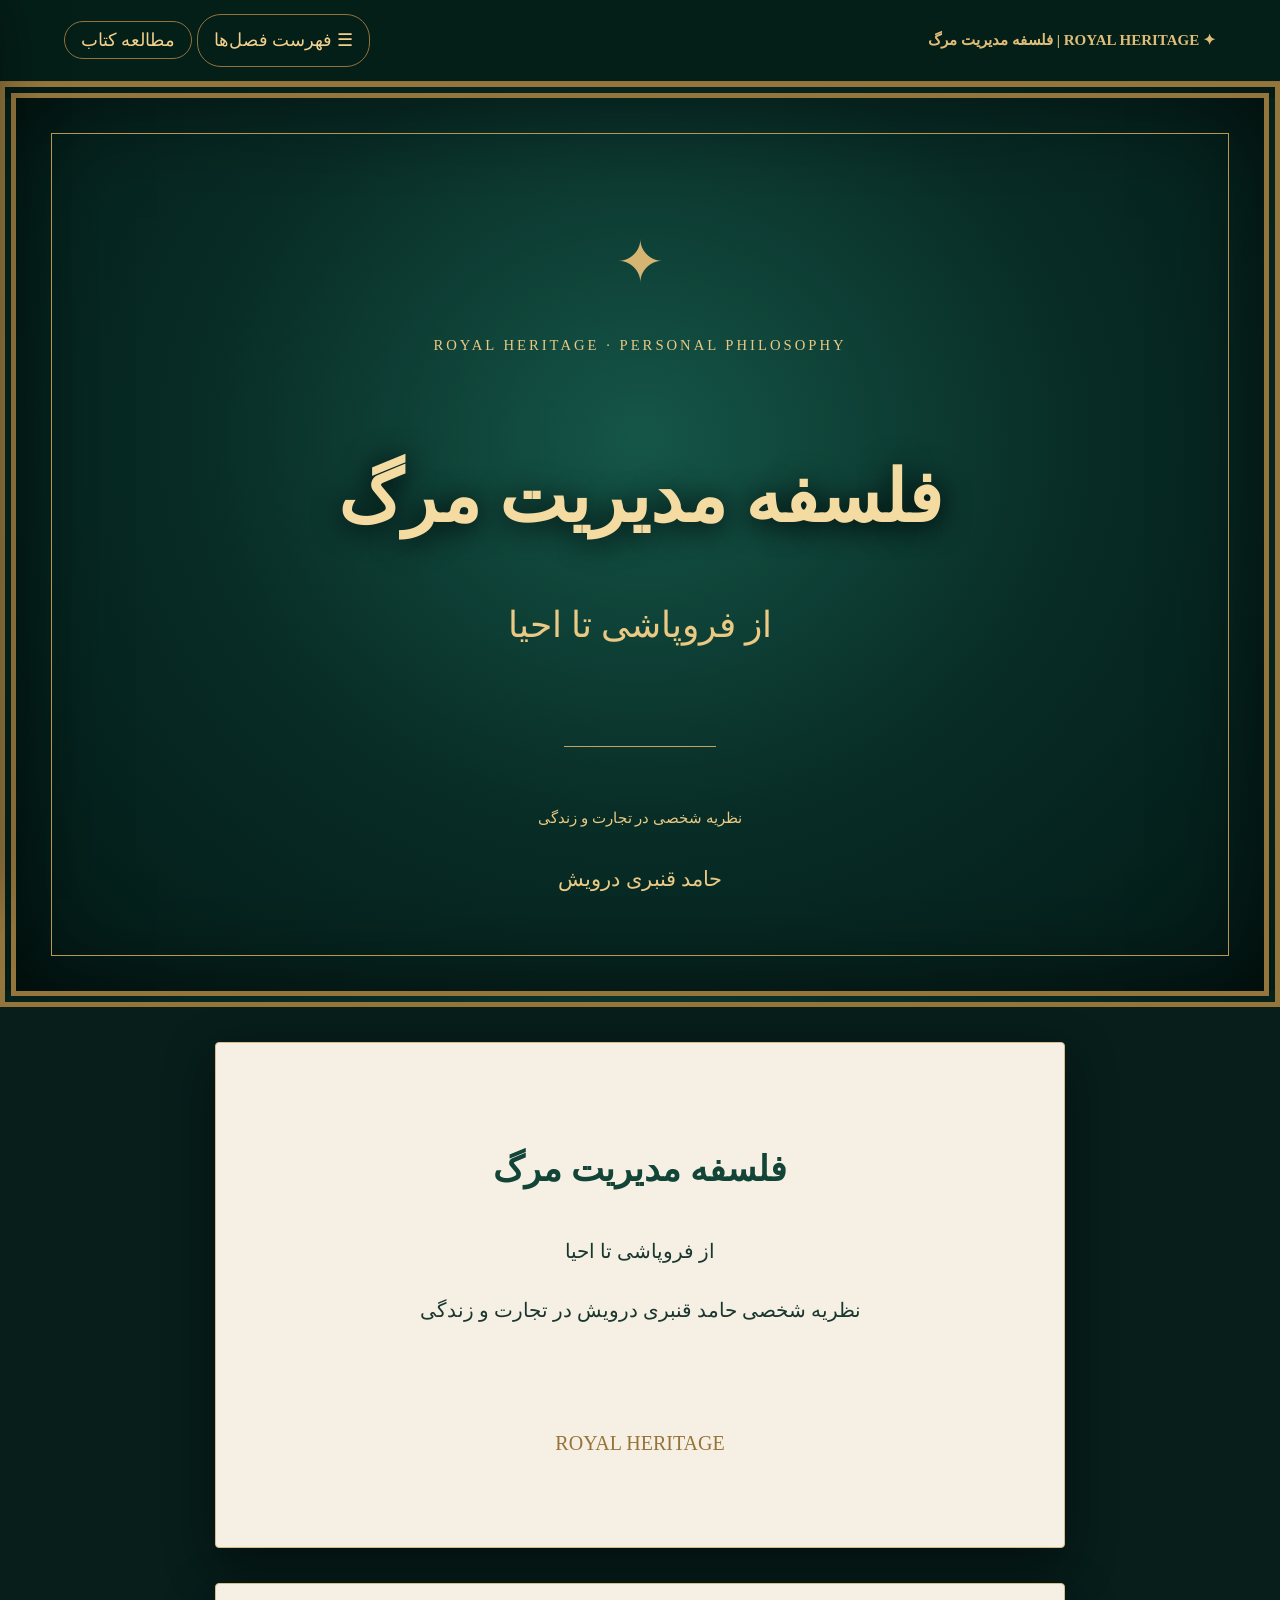
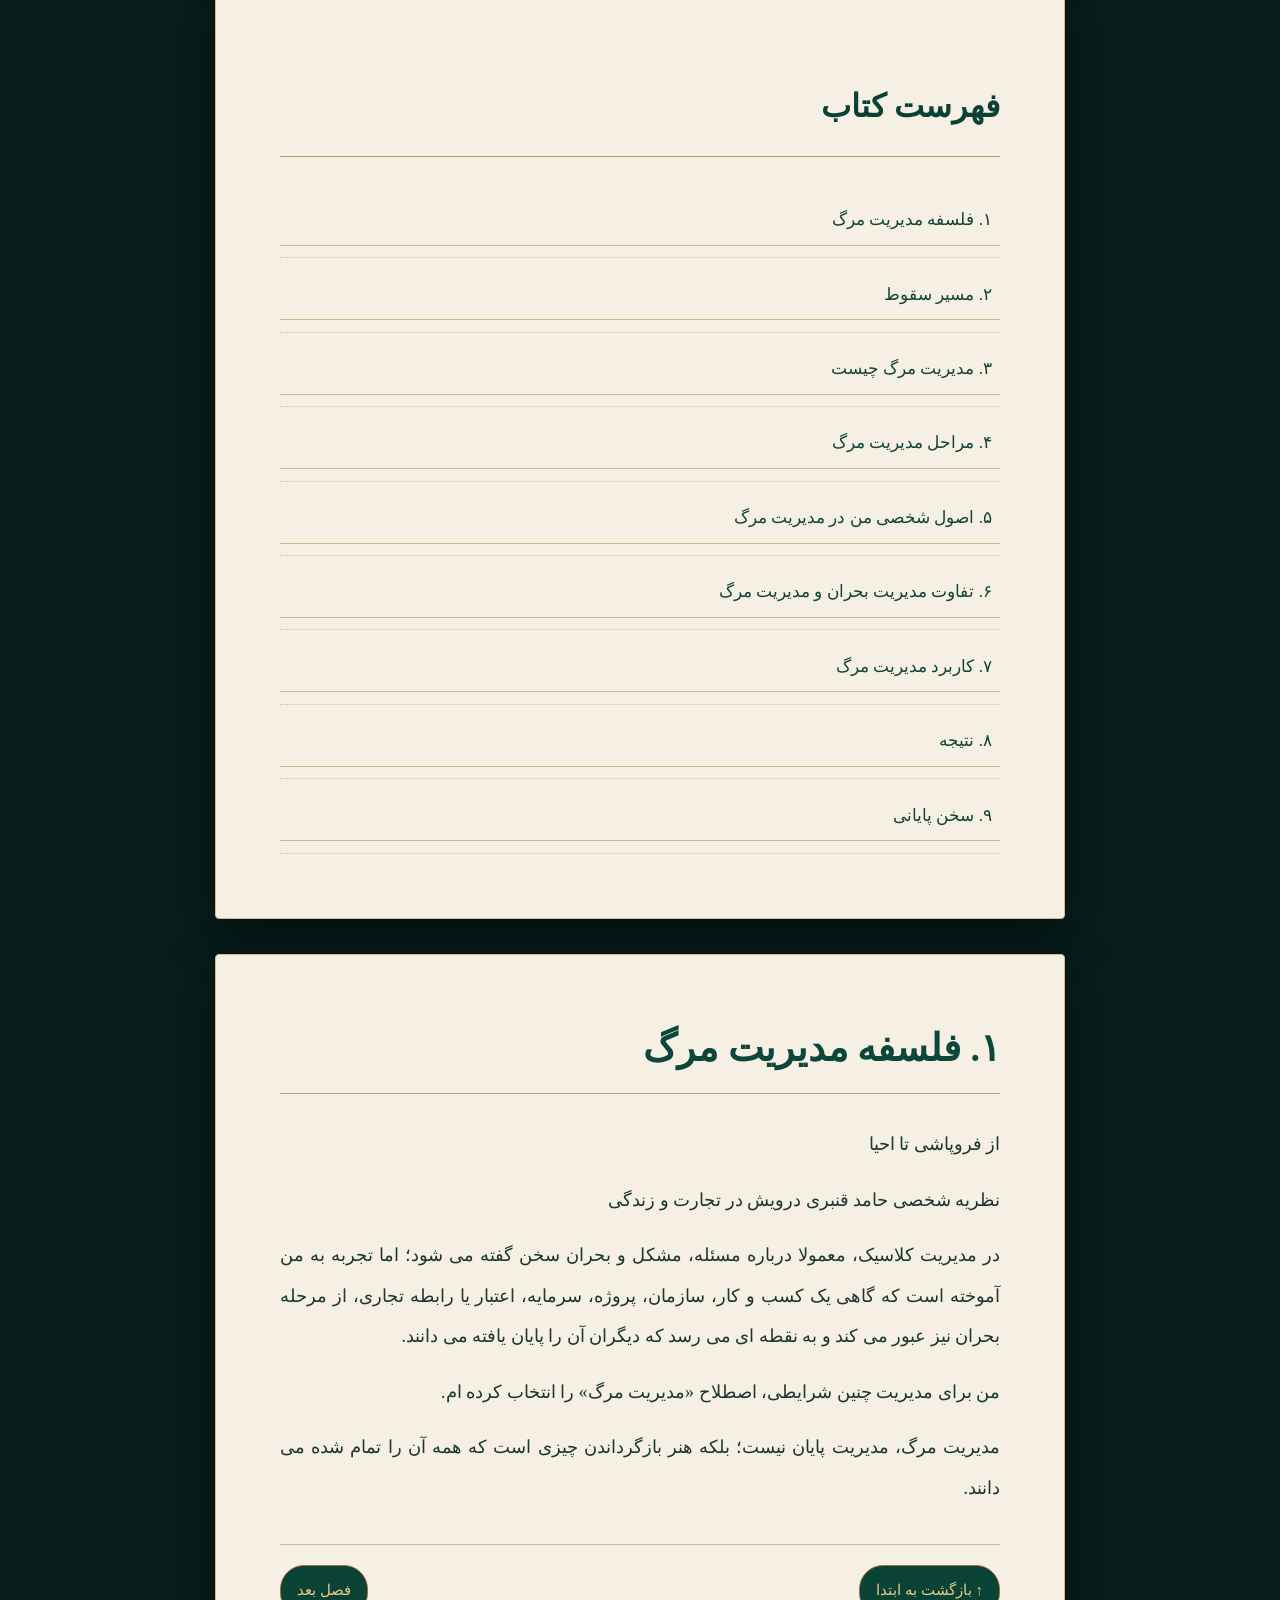
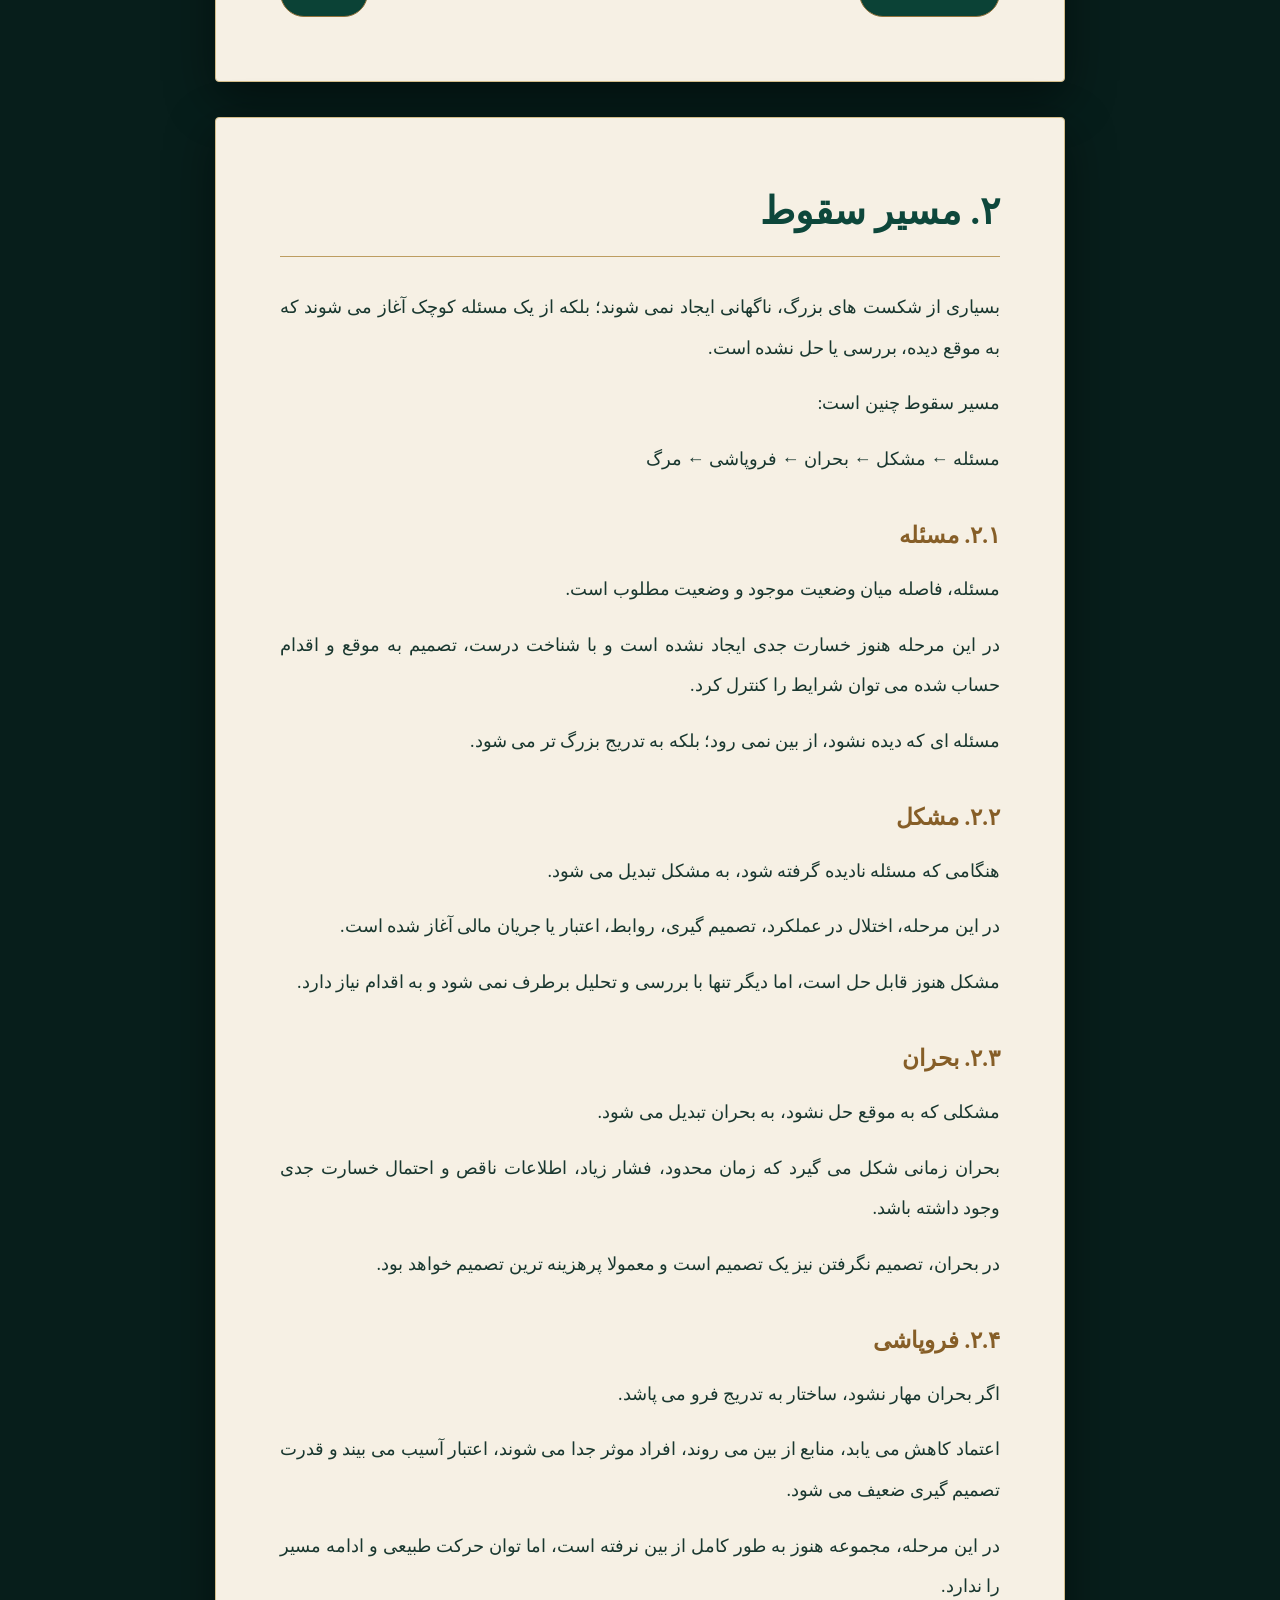
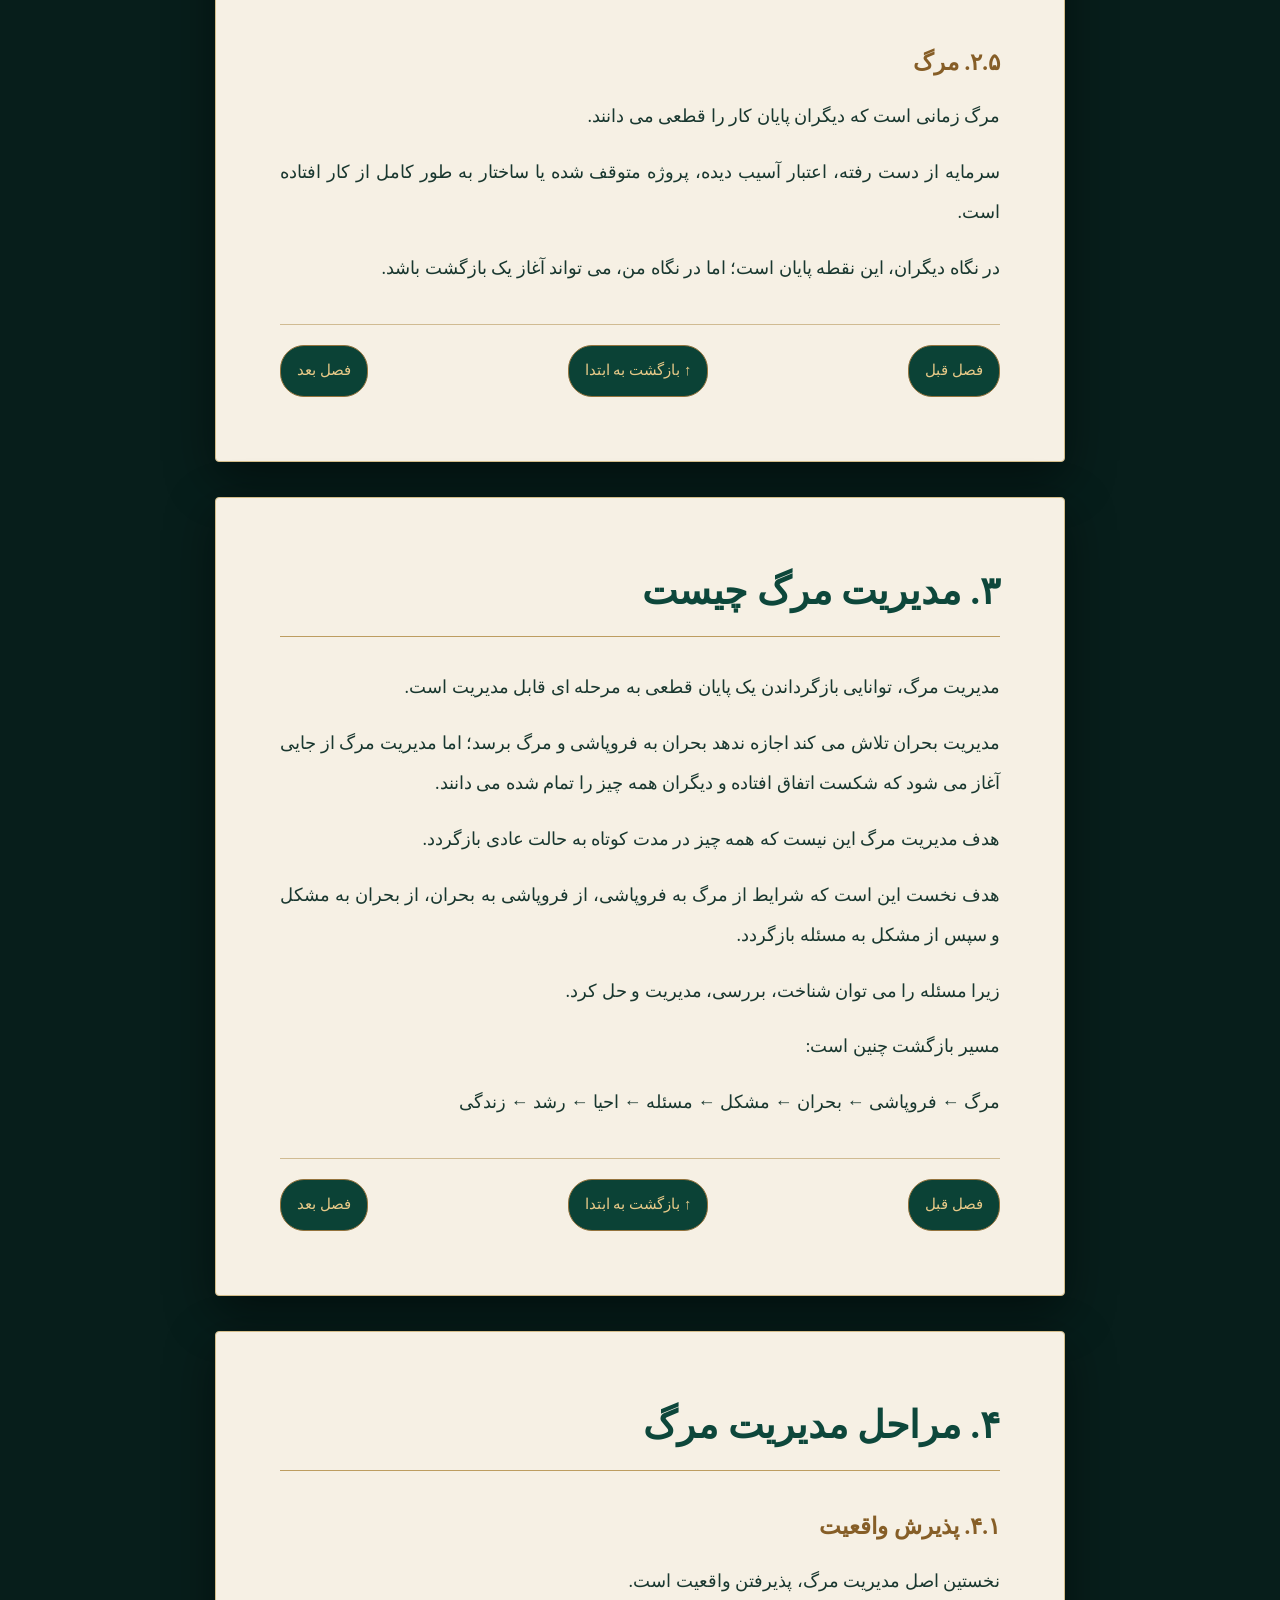
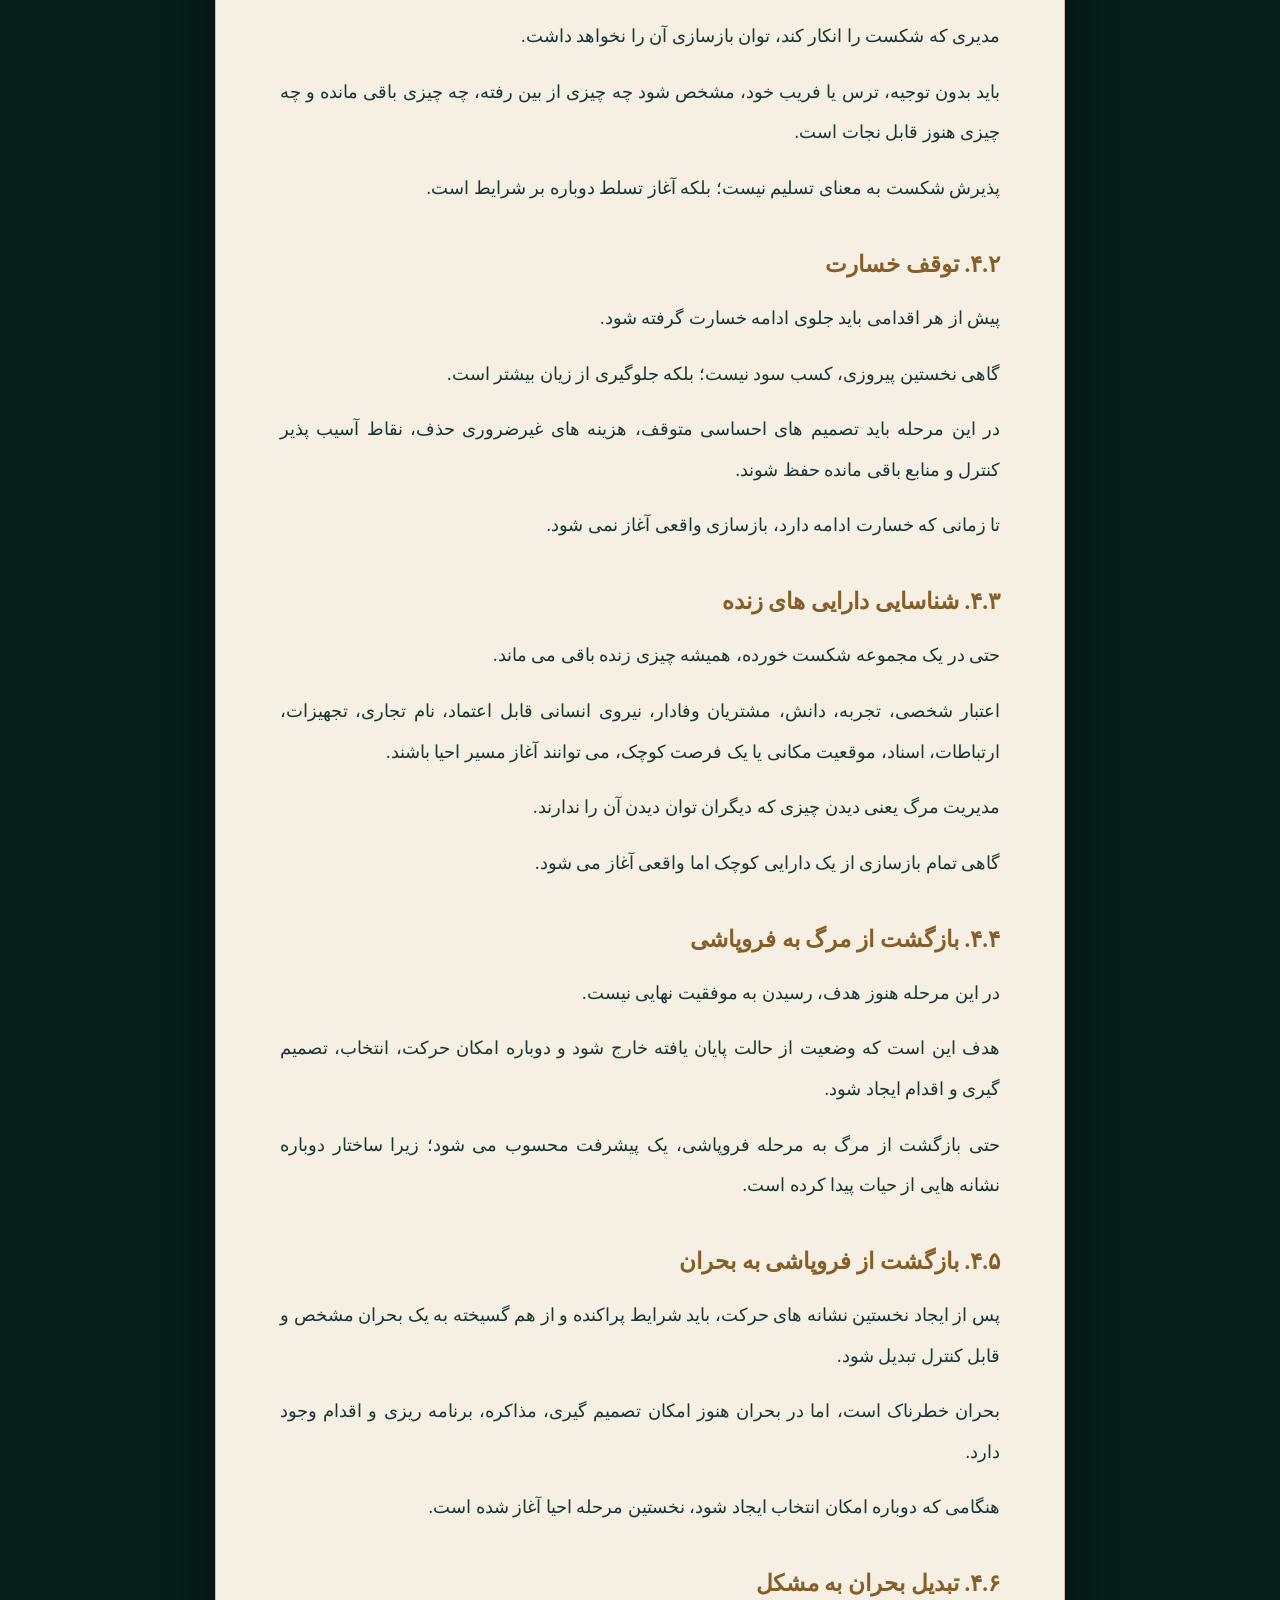
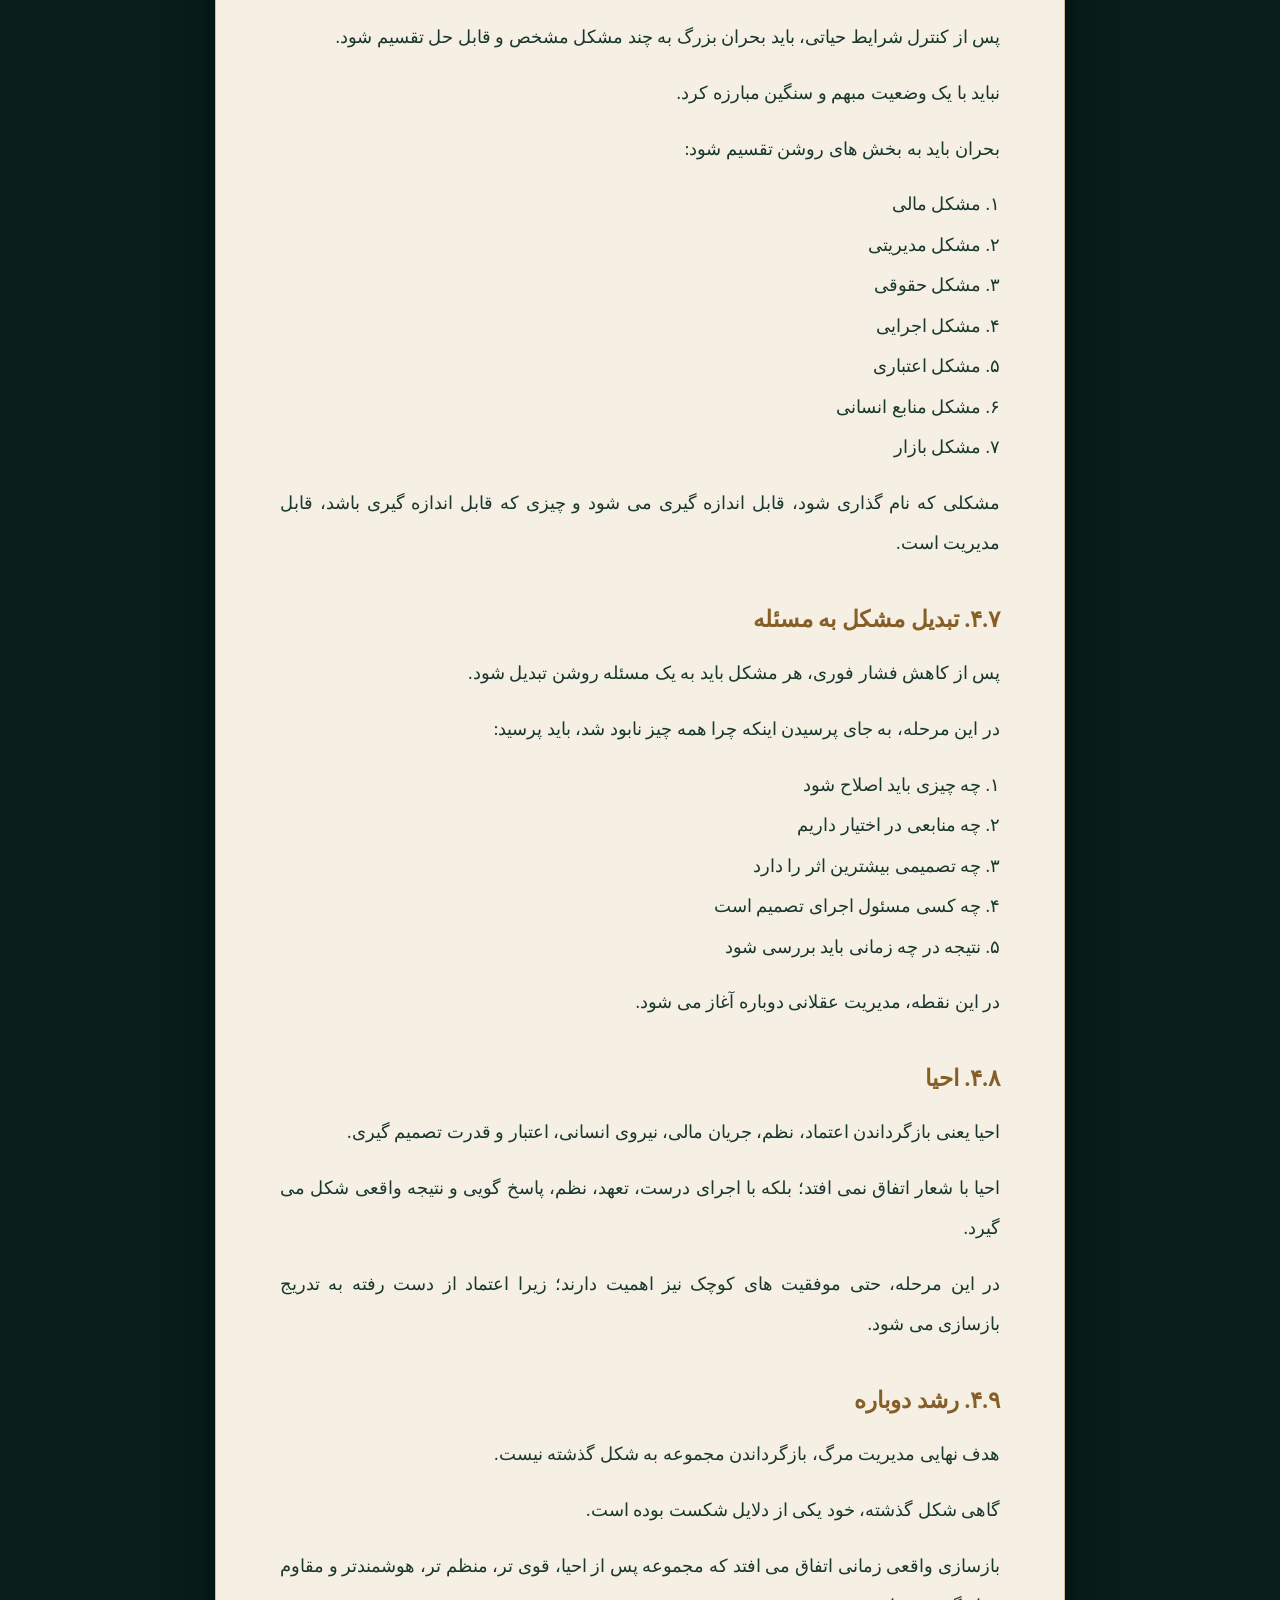
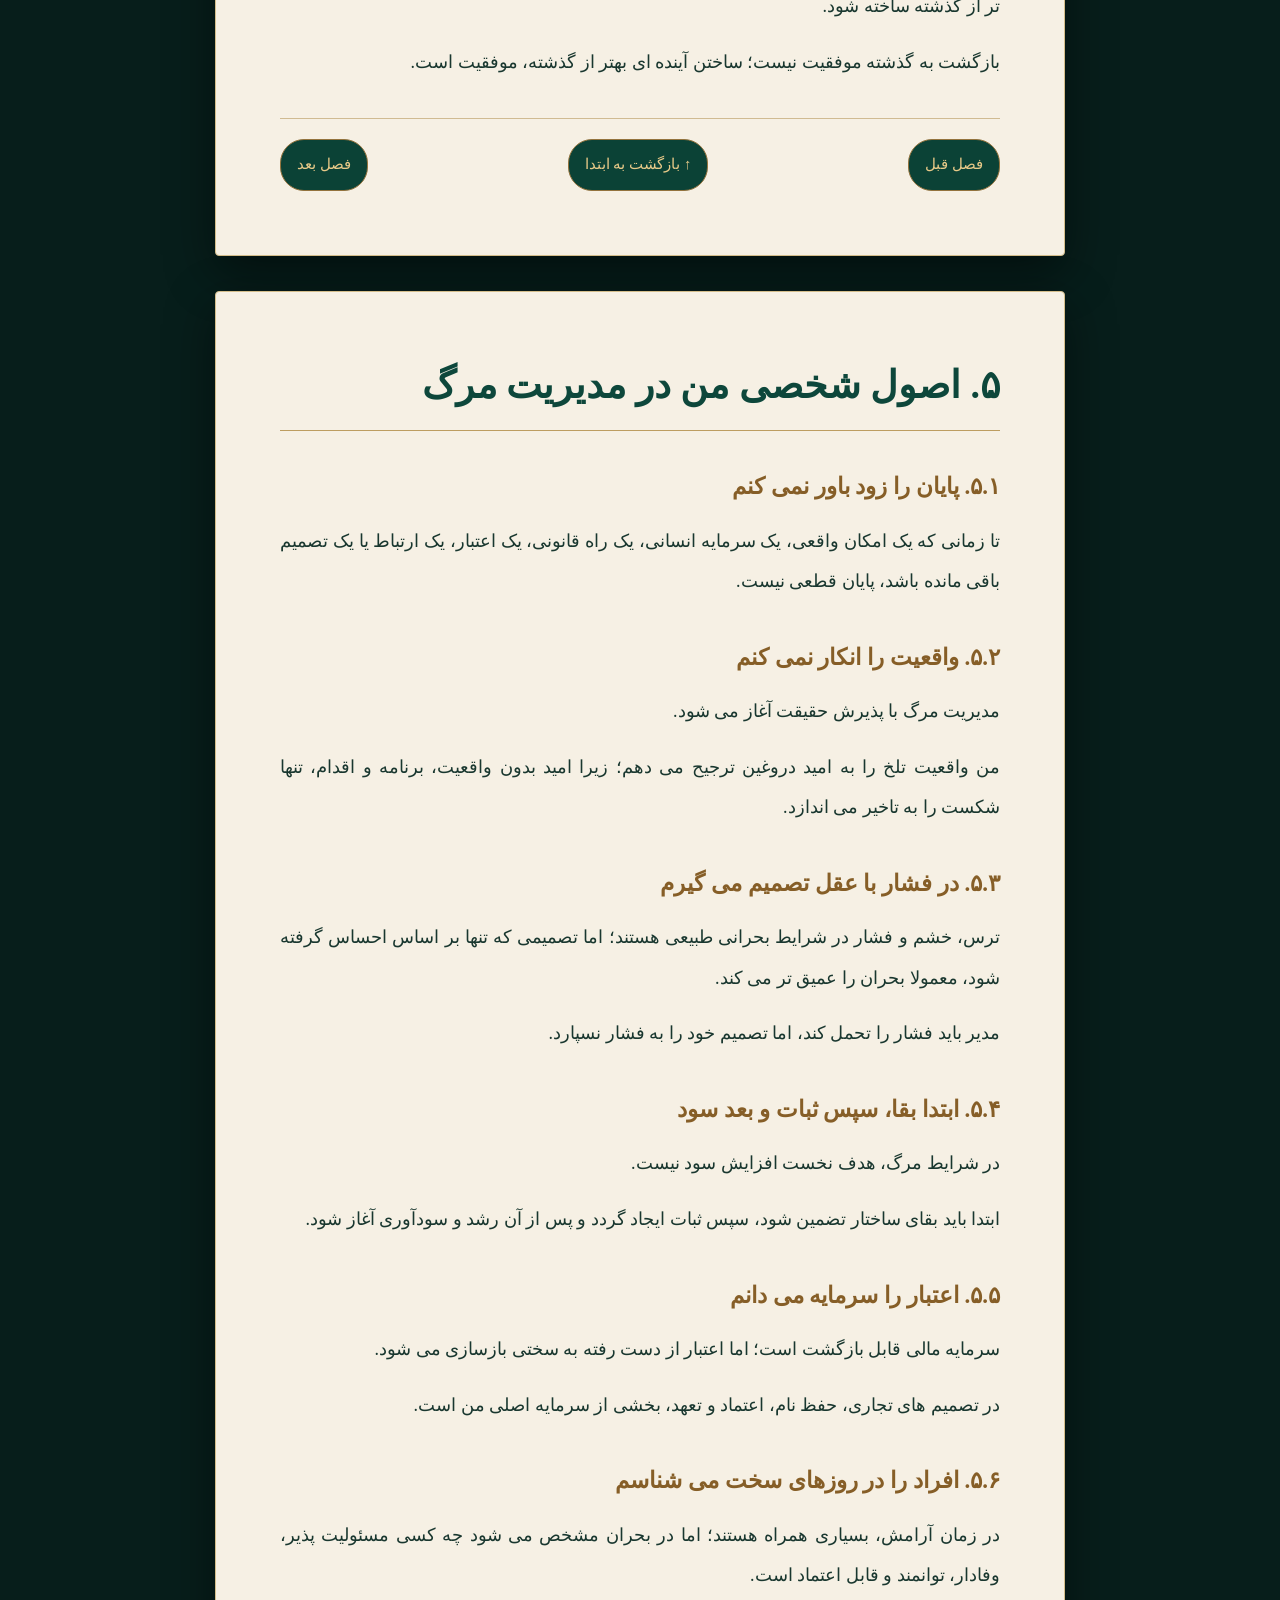
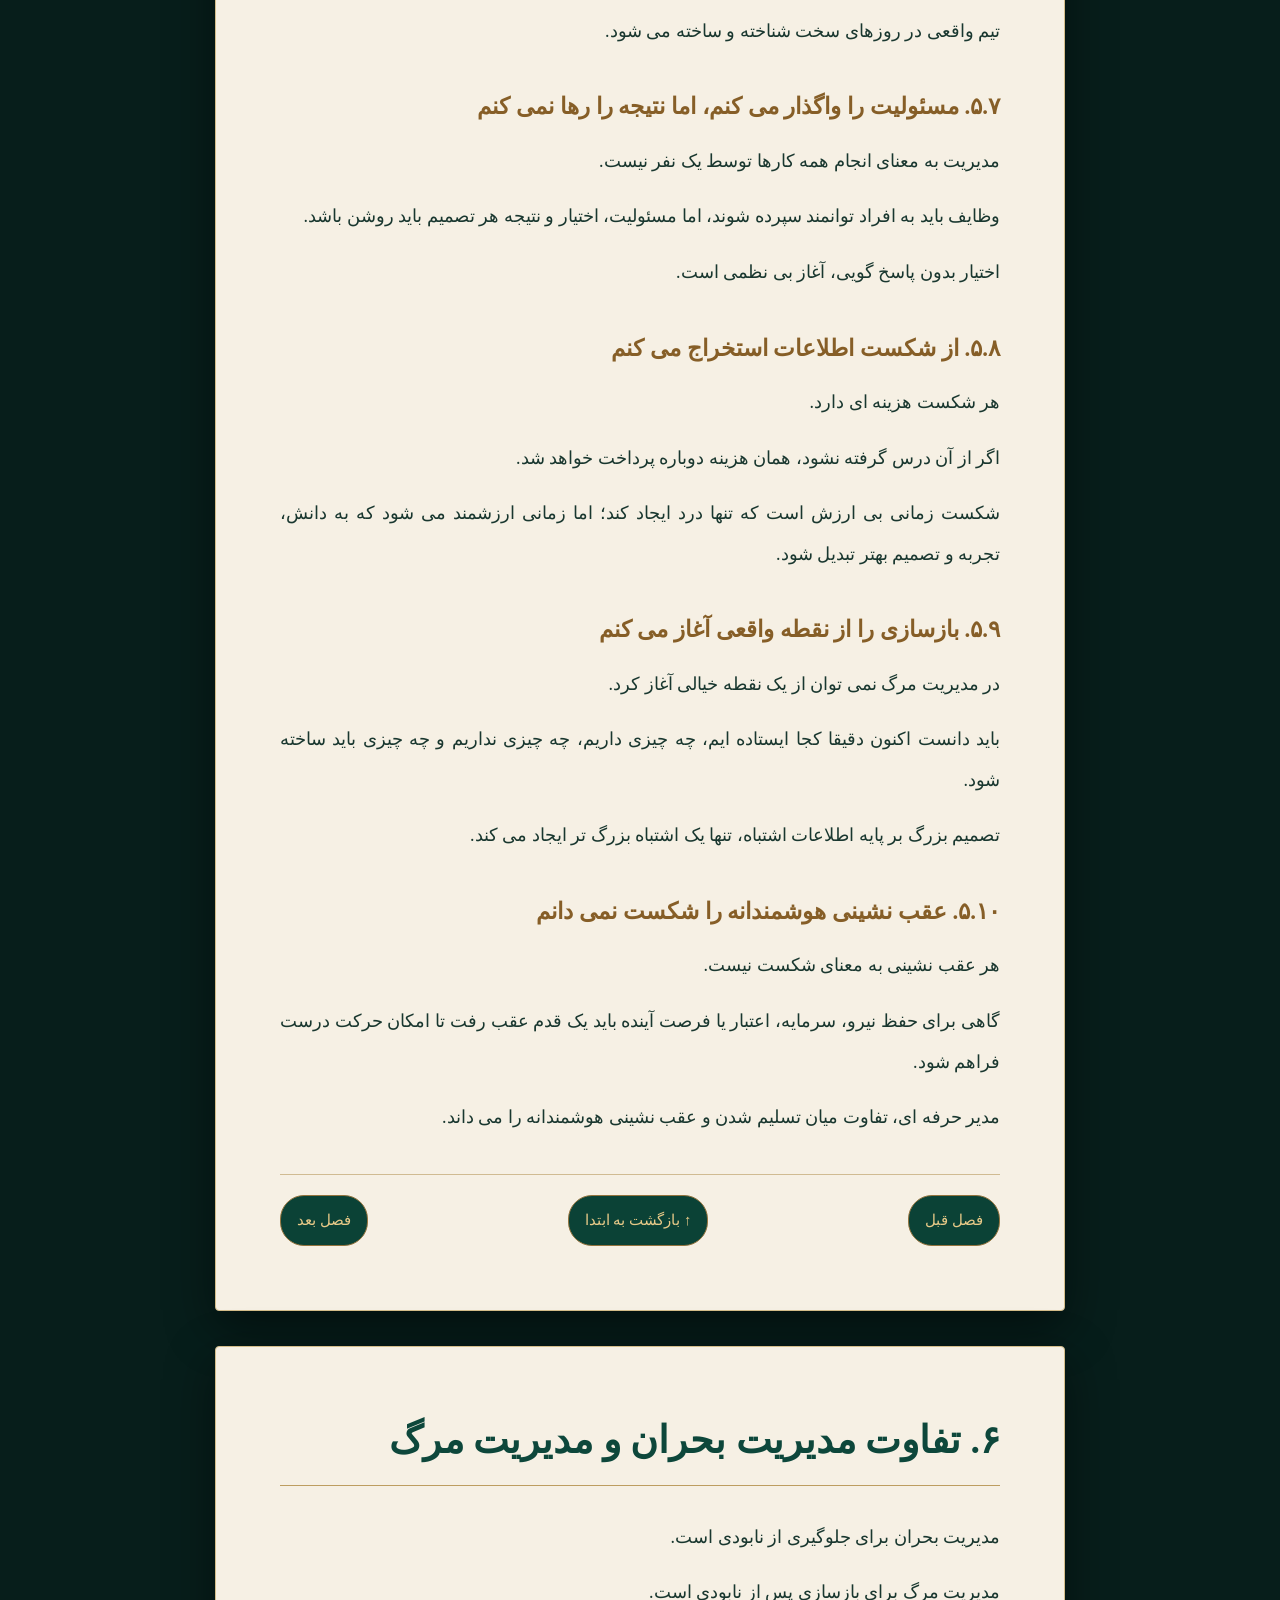
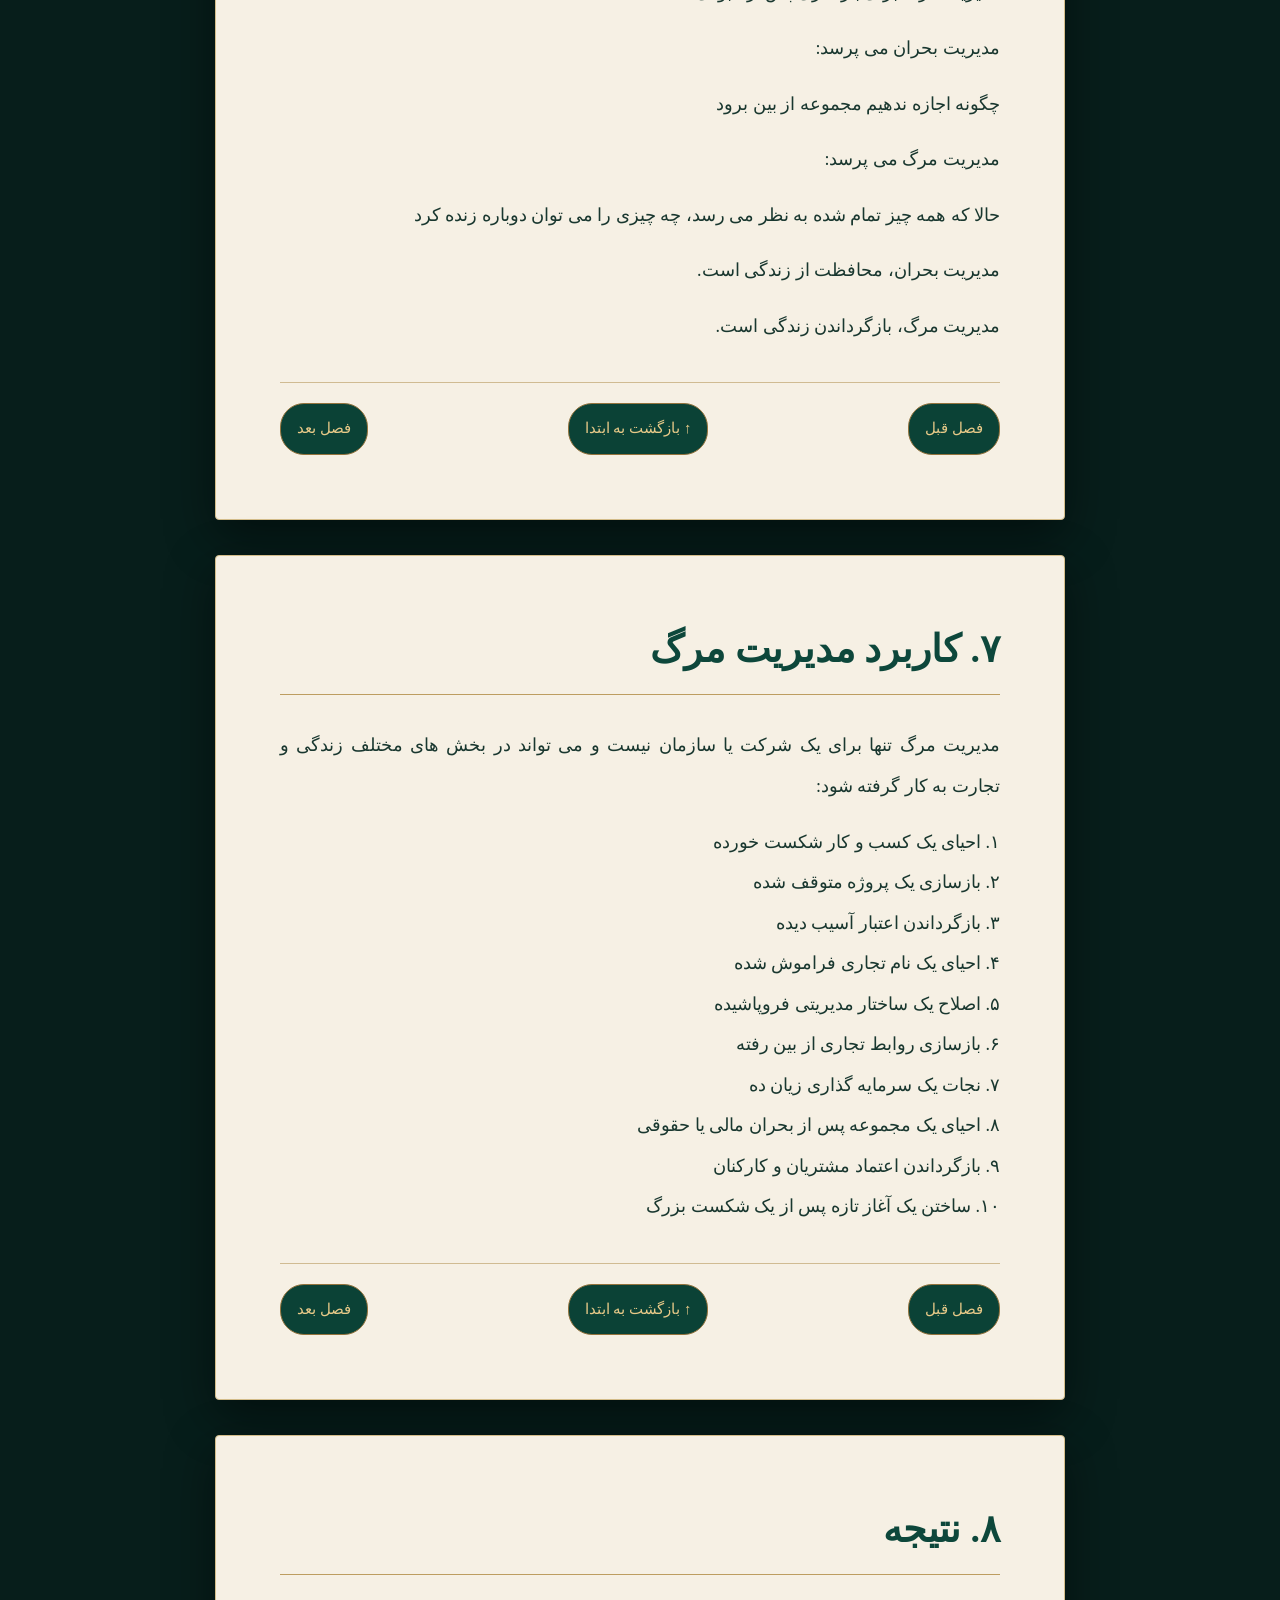
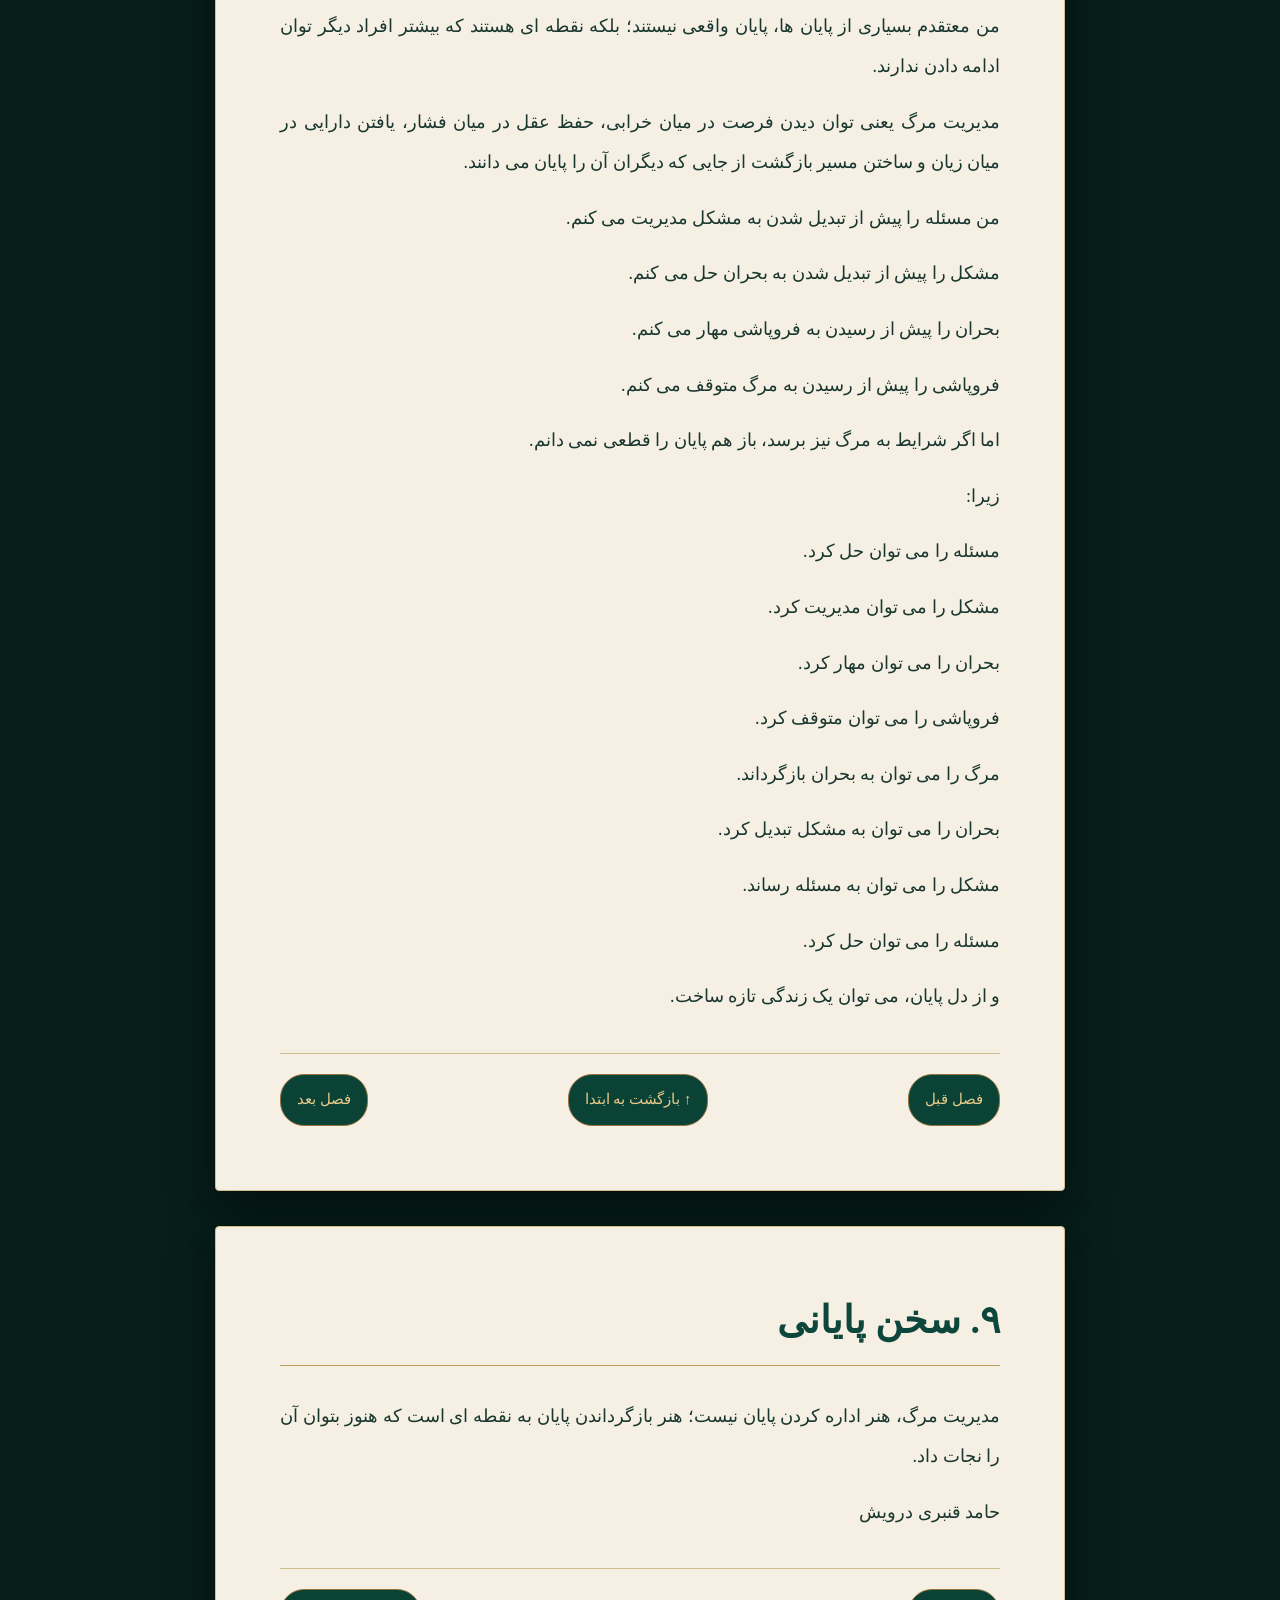
<file: assets/heritage/philosophy_book.html>
<!DOCTYPE html>
<html dir="rtl" lang="fa"><head><meta charset="utf-8"/><style>
@page {size:A5; margin:18mm 17mm 19mm;} @page:first {margin:0}
*{box-sizing:border-box}body{font-family:"Noto Naskh Arabic",serif;color:#23372f;margin:0;font-size:13.4pt;line-height:1.95;direction:rtl}
.cover{height:210mm;break-after:page;background:linear-gradient(150deg,#061d1b,#0c4137 60%,#06221e);color:#e9c984;display:flex;align-items:center;justify-content:center;flex-direction:column;text-align:center;padding:18mm;border:10mm solid #092a25;outline:1px solid #b89752;outline-offset:-14mm}
.cover .eyebrow{font:11pt Georgia,serif;letter-spacing:3px;margin-bottom:22mm}.cover h1{font-size:31pt;line-height:1.7;margin:0;color:#f4dba1}.cover h2{font-size:18pt;font-weight:normal;margin-top:8mm}.cover .line{width:40mm;border-top:1px solid #c4a45f;margin:15mm}.cover .author{font-size:16pt;margin-top:7mm}.cover small{font-size:11pt}
.titlepage{text-align:center;break-after:page;padding-top:45mm}.titlepage h1{font-size:26pt;color:#124437}.titlepage p{font-size:15pt}
.toc{break-after:page;padding-top:8mm}.toc h2{font-size:24pt;color:#0b4036;border-bottom:1px solid #b89c5b;padding-bottom:5mm}.toc p{border-bottom:1px dotted #c9c3b1;margin:0;padding:3mm 0;font-size:13pt}
.chapter{break-before:page}.chapter h3{font-size:21pt;color:#0d473b;line-height:1.55;border-bottom:1px solid #bd9d60;padding-bottom:4mm;margin:0 0 8mm}.chapter h4{font-size:16pt;color:#8a642b;margin:8mm 0 2mm}.chapter p{margin:0 0 4mm;text-align:justify;orphans:3;widows:3}.chapter ul,.chapter ol{padding-right:7mm}.chapter li{margin:0 0 2mm}.chapter blockquote{border-right:3px solid #b89a58;padding:2mm 5mm;color:#1b594b}.chapter h4{break-after:avoid}.chapter p:first-of-type{font-weight:500}.chapter .quote{color:#8a642b}
.footer{font-size:11pt;color:#987339;text-align:center;margin:8mm}
@media print {.cover{-webkit-print-color-adjust:exact;print-color-adjust:exact}}
</style><style>
:root{--gold:#dfbd79;--deep:#06231e;--green:#0a3930}
html{scroll-behavior:smooth}
body{background:#071e1b;color:#eadbbd;font-family:"Noto Naskh Arabic",Tahoma,serif}
.bookbar{position:sticky;top:0;z-index:50;display:flex;align-items:center;justify-content:space-between;gap:12px;padding:14px 5vw;background:rgba(5,30,25,.97);border-bottom:1px solid #8d703d}
.bookbar strong{color:var(--gold);font-size:15px}
.bookbar button,.bookbar a,.toc a,.chapter-nav a{background:transparent;color:#f2d18c;border:1px solid #93733d;border-radius:24px;padding:8px 16px;text-decoration:none;cursor:pointer;font:inherit}
.bookbar button:hover,.bookbar a:hover,.toc a:hover{background:#1d4b3e}
#drawer{position:fixed;inset:0 auto 0 0;width:min(350px,88vw);z-index:90;background:#06251f;border-right:1px solid #cba66b;transform:translateX(-105%);transition:transform .25s;overflow:auto;padding:28px 18px;box-shadow:0 0 60px #0009}
#drawer.open{transform:translateX(0)}
#drawer h2{color:#dfbd79}
#drawer a{display:block;color:#eee0c2;padding:12px 6px;text-decoration:none;border-bottom:1px solid #6e603e70}
#drawer a:hover{color:#f7c775;background:#174136}
.cover{min-height:95vh;height:auto;max-width:none;margin:0;position:relative;border:16px double #94763d;box-shadow:inset 0 0 100px #0009;background:radial-gradient(ellipse at 50% 38%,#155648 0%,#082c26 50%,#031a16 100%);padding:10vh 7vw;text-align:center}
.cover:before{content:"✦";display:block;color:#d6b573;font-size:58px;margin:2vh 0}
.cover h1{font-size:clamp(34px,6vw,72px)!important;text-shadow:0 3px 30px #000}
.cover h2{font-size:clamp(21px,3vw,36px)!important}
.titlepage,.toc,.chapter{width:min(850px,calc(100% - 32px));margin:35px auto;background:#f6f0e4;color:#19372f;padding:clamp(25px,5vw,65px);border:1px solid #d4bd8a;box-shadow:0 16px 50px #0007;border-radius:4px;break-before:auto;break-after:auto}
.titlepage{min-height:440px}
.toc a{display:block;color:#124437;border:0;border-bottom:1px solid #c8b78d;border-radius:0;padding:8px}
.chapter{font-size:18px;line-height:2.25}
.chapter h3{font-size:clamp(25px,4vw,38px)}
.chapter h4{font-size:23px;color:#865e27}
.chapter-nav{display:flex;justify-content:space-between;gap:8px;margin-top:36px;border-top:1px solid #d0bb92;padding-top:20px}
.chapter-nav a{background:#0b4236;color:#e7c988;font-size:15px}
.footer{color:#d8bd83}
@media print{
@page{size:A5;margin:18mm 17mm 19mm}
@page:first{margin:0}
body{background:white;color:#23372f}
.bookbar,#drawer,.chapter-nav{display:none!important}
.cover{height:210mm;min-height:0;break-after:page;border:0}
.titlepage,.toc,.chapter{width:auto;margin:0;padding:0;border:0;box-shadow:none;break-before:page;break-after:auto}
.chapter{font-size:13.4pt}
.chapter h3{font-size:21pt}
}
</style></head><body id="top"><nav class="bookbar"><strong>✦ ROYAL HERITAGE | فلسفه مدیریت مرگ</strong><div><button id="open-menu" type="button">☰ فهرست فصل‌ها</button> <a href="#chapter-0">مطالعه کتاب</a></div></nav><aside id="drawer"><button id="close-menu" style="background:none;color:#dcb86e;border:1px solid #967943;padding:8px 15px;cursor:pointer" type="button">× بستن</button><h2>فهرست کتاب</h2><a href="#chapter-0">۱. فلسفه مدیریت مرگ</a><a href="#chapter-1">۲. مسیر سقوط</a><a href="#chapter-2">۳. مدیریت مرگ چیست</a><a href="#chapter-3">۴. مراحل مدیریت مرگ</a><a href="#chapter-4">۵. اصول شخصی من در مدیریت مرگ</a><a href="#chapter-5">۶. تفاوت مدیریت بحران و مدیریت مرگ</a><a href="#chapter-6">۷. کاربرد مدیریت مرگ</a><a href="#chapter-7">۸. نتیجه</a><a href="#chapter-8">۹. سخن پایانی</a></aside><section class="cover"><div class="eyebrow">ROYAL HERITAGE · PERSONAL PHILOSOPHY</div><h1>فلسفه مدیریت مرگ</h1><h2>از فروپاشی تا احیا</h2><div class="line"></div><small>نظریه شخصی در تجارت و زندگی</small><div class="author">حامد قنبری درویش</div></section><section class="titlepage"><h1>فلسفه مدیریت مرگ</h1><p>از فروپاشی تا احیا</p><p>نظریه شخصی حامد قنبری درویش در تجارت و زندگی</p><p style="margin-top:25mm;color:#987339">ROYAL HERITAGE</p></section><section class="toc"><h2>فهرست کتاب</h2><p><a href="#chapter-0">۱. فلسفه مدیریت مرگ</a></p><p><a href="#chapter-1">۲. مسیر سقوط</a></p><p><a href="#chapter-2">۳. مدیریت مرگ چیست</a></p><p><a href="#chapter-3">۴. مراحل مدیریت مرگ</a></p><p><a href="#chapter-4">۵. اصول شخصی من در مدیریت مرگ</a></p><p><a href="#chapter-5">۶. تفاوت مدیریت بحران و مدیریت مرگ</a></p><p><a href="#chapter-6">۷. کاربرد مدیریت مرگ</a></p><p><a href="#chapter-7">۸. نتیجه</a></p><p><a href="#chapter-8">۹. سخن پایانی</a></p></section><section class="chapter" id="chapter-0"><h3>۱. فلسفه مدیریت مرگ</h3><p>از فروپاشی تا احیا</p><p>نظریه شخصی حامد قنبری درویش در تجارت و زندگی</p><p>در مدیریت کلاسیک، معمولا درباره مسئله، مشکل و بحران سخن گفته می شود؛ اما تجربه به من آموخته است که گاهی یک کسب و کار، سازمان، پروژه، سرمایه، اعتبار یا رابطه تجاری، از مرحله بحران نیز عبور می کند و به نقطه ای می رسد که دیگران آن را پایان یافته می دانند.</p><p>من برای مدیریت چنین شرایطی، اصطلاح «مدیریت مرگ» را انتخاب کرده ام.</p><p>مدیریت مرگ، مدیریت پایان نیست؛ بلکه هنر بازگرداندن چیزی است که همه آن را تمام شده می دانند.</p><div class="chapter-nav"><a href="#top">↑ بازگشت به ابتدا</a><a href="#chapter-1">فصل بعد</a></div></section><section class="chapter" id="chapter-1"><h3>۲. مسیر سقوط</h3><p>بسیاری از شکست های بزرگ، ناگهانی ایجاد نمی شوند؛ بلکه از یک مسئله کوچک آغاز می شوند که به موقع دیده، بررسی یا حل نشده است.</p><p>مسیر سقوط چنین است:</p><div class="pathway">مسئله ← مشکل ← بحران ← فروپاشی ← مرگ</div><h4>۲.۱. مسئله</h4><p>مسئله، فاصله میان وضعیت موجود و وضعیت مطلوب است.</p><p>در این مرحله هنوز خسارت جدی ایجاد نشده است و با شناخت درست، تصمیم به موقع و اقدام حساب شده می توان شرایط را کنترل کرد.</p><p>مسئله ای که دیده نشود، از بین نمی رود؛ بلکه به تدریج بزرگ تر می شود.</p><h4>۲.۲. مشکل</h4><p>هنگامی که مسئله نادیده گرفته شود، به مشکل تبدیل می شود.</p><p>در این مرحله، اختلال در عملکرد، تصمیم گیری، روابط، اعتبار یا جریان مالی آغاز شده است.</p><p>مشکل هنوز قابل حل است، اما دیگر تنها با بررسی و تحلیل برطرف نمی شود و به اقدام نیاز دارد.</p><h4>۲.۳. بحران</h4><p>مشکلی که به موقع حل نشود، به بحران تبدیل می شود.</p><p>بحران زمانی شکل می گیرد که زمان محدود، فشار زیاد، اطلاعات ناقص و احتمال خسارت جدی وجود داشته باشد.</p><p>در بحران، تصمیم نگرفتن نیز یک تصمیم است و معمولا پرهزینه ترین تصمیم خواهد بود.</p><h4>۲.۴. فروپاشی</h4><p>اگر بحران مهار نشود، ساختار به تدریج فرو می پاشد.</p><p>اعتماد کاهش می یابد، منابع از بین می روند، افراد موثر جدا می شوند، اعتبار آسیب می بیند و قدرت تصمیم گیری ضعیف می شود.</p><p>در این مرحله، مجموعه هنوز به طور کامل از بین نرفته است، اما توان حرکت طبیعی و ادامه مسیر را ندارد.</p><h4>۲.۵. مرگ</h4><p>مرگ زمانی است که دیگران پایان کار را قطعی می دانند.</p><p>سرمایه از دست رفته، اعتبار آسیب دیده، پروژه متوقف شده یا ساختار به طور کامل از کار افتاده است.</p><p>در نگاه دیگران، این نقطه پایان است؛ اما در نگاه من، می تواند آغاز یک بازگشت باشد.</p><div class="chapter-nav"><a href="#chapter-0">فصل قبل</a><a href="#top">↑ بازگشت به ابتدا</a><a href="#chapter-2">فصل بعد</a></div></section><section class="chapter" id="chapter-2"><h3>۳. مدیریت مرگ چیست</h3><p>مدیریت مرگ، توانایی بازگرداندن یک پایان قطعی به مرحله ای قابل مدیریت است.</p><p>مدیریت بحران تلاش می کند اجازه ندهد بحران به فروپاشی و مرگ برسد؛ اما مدیریت مرگ از جایی آغاز می شود که شکست اتفاق افتاده و دیگران همه چیز را تمام شده می دانند.</p><p>هدف مدیریت مرگ این نیست که همه چیز در مدت کوتاه به حالت عادی بازگردد.</p><p>هدف نخست این است که شرایط از مرگ به فروپاشی، از فروپاشی به بحران، از بحران به مشکل و سپس از مشکل به مسئله بازگردد.</p><p>زیرا مسئله را می توان شناخت، بررسی، مدیریت و حل کرد.</p><p>مسیر بازگشت چنین است:</p><div class="pathway">مرگ ← فروپاشی ← بحران ← مشکل ← مسئله ← احیا ← رشد ← زندگی</div><div class="chapter-nav"><a href="#chapter-1">فصل قبل</a><a href="#top">↑ بازگشت به ابتدا</a><a href="#chapter-3">فصل بعد</a></div></section><section class="chapter" id="chapter-3"><h3>۴. مراحل مدیریت مرگ</h3><h4>۴.۱. پذیرش واقعیت</h4><p>نخستین اصل مدیریت مرگ، پذیرفتن واقعیت است.</p><p>مدیری که شکست را انکار کند، توان بازسازی آن را نخواهد داشت.</p><p>باید بدون توجیه، ترس یا فریب خود، مشخص شود چه چیزی از بین رفته، چه چیزی باقی مانده و چه چیزی هنوز قابل نجات است.</p><p>پذیرش شکست به معنای تسلیم نیست؛ بلکه آغاز تسلط دوباره بر شرایط است.</p><h4>۴.۲. توقف خسارت</h4><p>پیش از هر اقدامی باید جلوی ادامه خسارت گرفته شود.</p><p>گاهی نخستین پیروزی، کسب سود نیست؛ بلکه جلوگیری از زیان بیشتر است.</p><p>در این مرحله باید تصمیم های احساسی متوقف، هزینه های غیرضروری حذف، نقاط آسیب پذیر کنترل و منابع باقی مانده حفظ شوند.</p><p>تا زمانی که خسارت ادامه دارد، بازسازی واقعی آغاز نمی شود.</p><h4>۴.۳. شناسایی دارایی های زنده</h4><p>حتی در یک مجموعه شکست خورده، همیشه چیزی زنده باقی می ماند.</p><p>اعتبار شخصی، تجربه، دانش، مشتریان وفادار، نیروی انسانی قابل اعتماد، نام تجاری، تجهیزات، ارتباطات، اسناد، موقعیت مکانی یا یک فرصت کوچک، می توانند آغاز مسیر احیا باشند.</p><p>مدیریت مرگ یعنی دیدن چیزی که دیگران توان دیدن آن را ندارند.</p><p>گاهی تمام بازسازی از یک دارایی کوچک اما واقعی آغاز می شود.</p><h4>۴.۴. بازگشت از مرگ به فروپاشی</h4><p>در این مرحله هنوز هدف، رسیدن به موفقیت نهایی نیست.</p><p>هدف این است که وضعیت از حالت پایان یافته خارج شود و دوباره امکان حرکت، انتخاب، تصمیم گیری و اقدام ایجاد شود.</p><p>حتی بازگشت از مرگ به مرحله فروپاشی، یک پیشرفت محسوب می شود؛ زیرا ساختار دوباره نشانه هایی از حیات پیدا کرده است.</p><h4>۴.۵. بازگشت از فروپاشی به بحران</h4><p>پس از ایجاد نخستین نشانه های حرکت، باید شرایط پراکنده و از هم گسیخته به یک بحران مشخص و قابل کنترل تبدیل شود.</p><p>بحران خطرناک است، اما در بحران هنوز امکان تصمیم گیری، مذاکره، برنامه ریزی و اقدام وجود دارد.</p><p>هنگامی که دوباره امکان انتخاب ایجاد شود، نخستین مرحله احیا آغاز شده است.</p><h4>۴.۶. تبدیل بحران به مشکل</h4><p>پس از کنترل شرایط حیاتی، باید بحران بزرگ به چند مشکل مشخص و قابل حل تقسیم شود.</p><p>نباید با یک وضعیت مبهم و سنگین مبارزه کرد.</p><p>بحران باید به بخش های روشن تقسیم شود:</p><p>۱. مشکل مالی<br/>۲. مشکل مدیریتی<br/>۳. مشکل حقوقی<br/>۴. مشکل اجرایی<br/>۵. مشکل اعتباری<br/>۶. مشکل منابع انسانی<br/>۷. مشکل بازار</p><p>مشکلی که نام گذاری شود، قابل اندازه گیری می شود و چیزی که قابل اندازه گیری باشد، قابل مدیریت است.</p><h4>۴.۷. تبدیل مشکل به مسئله</h4><p>پس از کاهش فشار فوری، هر مشکل باید به یک مسئله روشن تبدیل شود.</p><p>در این مرحله، به جای پرسیدن اینکه چرا همه چیز نابود شد، باید پرسید:</p><p>۱. چه چیزی باید اصلاح شود<br/>۲. چه منابعی در اختیار داریم<br/>۳. چه تصمیمی بیشترین اثر را دارد<br/>۴. چه کسی مسئول اجرای تصمیم است<br/>۵. نتیجه در چه زمانی باید بررسی شود</p><p>در این نقطه، مدیریت عقلانی دوباره آغاز می شود.</p><h4>۴.۸. احیا</h4><p>احیا یعنی بازگرداندن اعتماد، نظم، جریان مالی، نیروی انسانی، اعتبار و قدرت تصمیم گیری.</p><p>احیا با شعار اتفاق نمی افتد؛ بلکه با اجرای درست، تعهد، نظم، پاسخ گویی و نتیجه واقعی شکل می گیرد.</p><p>در این مرحله، حتی موفقیت های کوچک نیز اهمیت دارند؛ زیرا اعتماد از دست رفته به تدریج بازسازی می شود.</p><h4>۴.۹. رشد دوباره</h4><p>هدف نهایی مدیریت مرگ، بازگرداندن مجموعه به شکل گذشته نیست.</p><p>گاهی شکل گذشته، خود یکی از دلایل شکست بوده است.</p><p>بازسازی واقعی زمانی اتفاق می افتد که مجموعه پس از احیا، قوی تر، منظم تر، هوشمندتر و مقاوم تر از گذشته ساخته شود.</p><p>بازگشت به گذشته موفقیت نیست؛ ساختن آینده ای بهتر از گذشته، موفقیت است.</p><div class="chapter-nav"><a href="#chapter-2">فصل قبل</a><a href="#top">↑ بازگشت به ابتدا</a><a href="#chapter-4">فصل بعد</a></div></section><section class="chapter" id="chapter-4"><h3>۵. اصول شخصی من در مدیریت مرگ</h3><h4>۵.۱. پایان را زود باور نمی کنم</h4><p>تا زمانی که یک امکان واقعی، یک سرمایه انسانی، یک راه قانونی، یک اعتبار، یک ارتباط یا یک تصمیم باقی مانده باشد، پایان قطعی نیست.</p><h4>۵.۲. واقعیت را انکار نمی کنم</h4><p>مدیریت مرگ با پذیرش حقیقت آغاز می شود.</p><p>من واقعیت تلخ را به امید دروغین ترجیح می دهم؛ زیرا امید بدون واقعیت، برنامه و اقدام، تنها شکست را به تاخیر می اندازد.</p><h4>۵.۳. در فشار با عقل تصمیم می گیرم</h4><p>ترس، خشم و فشار در شرایط بحرانی طبیعی هستند؛ اما تصمیمی که تنها بر اساس احساس گرفته شود، معمولا بحران را عمیق تر می کند.</p><p>مدیر باید فشار را تحمل کند، اما تصمیم خود را به فشار نسپارد.</p><h4>۵.۴. ابتدا بقا، سپس ثبات و بعد سود</h4><p>در شرایط مرگ، هدف نخست افزایش سود نیست.</p><p>ابتدا باید بقای ساختار تضمین شود، سپس ثبات ایجاد گردد و پس از آن رشد و سودآوری آغاز شود.</p><h4>۵.۵. اعتبار را سرمایه می دانم</h4><p>سرمایه مالی قابل بازگشت است؛ اما اعتبار از دست رفته به سختی بازسازی می شود.</p><p>در تصمیم های تجاری، حفظ نام، اعتماد و تعهد، بخشی از سرمایه اصلی من است.</p><h4>۵.۶. افراد را در روزهای سخت می شناسم</h4><p>در زمان آرامش، بسیاری همراه هستند؛ اما در بحران مشخص می شود چه کسی مسئولیت پذیر، وفادار، توانمند و قابل اعتماد است.</p><p>تیم واقعی در روزهای سخت شناخته و ساخته می شود.</p><h4>۵.۷. مسئولیت را واگذار می کنم، اما نتیجه را رها نمی کنم</h4><p>مدیریت به معنای انجام همه کارها توسط یک نفر نیست.</p><p>وظایف باید به افراد توانمند سپرده شوند، اما مسئولیت، اختیار و نتیجه هر تصمیم باید روشن باشد.</p><p>اختیار بدون پاسخ گویی، آغاز بی نظمی است.</p><h4>۵.۸. از شکست اطلاعات استخراج می کنم</h4><p>هر شکست هزینه ای دارد.</p><p>اگر از آن درس گرفته نشود، همان هزینه دوباره پرداخت خواهد شد.</p><p>شکست زمانی بی ارزش است که تنها درد ایجاد کند؛ اما زمانی ارزشمند می شود که به دانش، تجربه و تصمیم بهتر تبدیل شود.</p><h4>۵.۹. بازسازی را از نقطه واقعی آغاز می کنم</h4><p>در مدیریت مرگ نمی توان از یک نقطه خیالی آغاز کرد.</p><p>باید دانست اکنون دقیقا کجا ایستاده ایم، چه چیزی داریم، چه چیزی نداریم و چه چیزی باید ساخته شود.</p><p>تصمیم بزرگ بر پایه اطلاعات اشتباه، تنها یک اشتباه بزرگ تر ایجاد می کند.</p><h4>۵.۱۰. عقب نشینی هوشمندانه را شکست نمی دانم</h4><p>هر عقب نشینی به معنای شکست نیست.</p><p>گاهی برای حفظ نیرو، سرمایه، اعتبار یا فرصت آینده باید یک قدم عقب رفت تا امکان حرکت درست فراهم شود.</p><p>مدیر حرفه ای، تفاوت میان تسلیم شدن و عقب نشینی هوشمندانه را می داند.</p><div class="chapter-nav"><a href="#chapter-3">فصل قبل</a><a href="#top">↑ بازگشت به ابتدا</a><a href="#chapter-5">فصل بعد</a></div></section><section class="chapter" id="chapter-5"><h3>۶. تفاوت مدیریت بحران و مدیریت مرگ</h3><p>مدیریت بحران برای جلوگیری از نابودی است.</p><p>مدیریت مرگ برای بازسازی پس از نابودی است.</p><p>مدیریت بحران می پرسد:</p><p>چگونه اجازه ندهیم مجموعه از بین برود</p><p>مدیریت مرگ می پرسد:</p><p>حالا که همه چیز تمام شده به نظر می رسد، چه چیزی را می توان دوباره زنده کرد</p><p>مدیریت بحران، محافظت از زندگی است.</p><p>مدیریت مرگ، بازگرداندن زندگی است.</p><div class="chapter-nav"><a href="#chapter-4">فصل قبل</a><a href="#top">↑ بازگشت به ابتدا</a><a href="#chapter-6">فصل بعد</a></div></section><section class="chapter" id="chapter-6"><h3>۷. کاربرد مدیریت مرگ</h3><p>مدیریت مرگ تنها برای یک شرکت یا سازمان نیست و می تواند در بخش های مختلف زندگی و تجارت به کار گرفته شود:</p><p>۱. احیای یک کسب و کار شکست خورده<br/>۲. بازسازی یک پروژه متوقف شده<br/>۳. بازگرداندن اعتبار آسیب دیده<br/>۴. احیای یک نام تجاری فراموش شده<br/>۵. اصلاح یک ساختار مدیریتی فروپاشیده<br/>۶. بازسازی روابط تجاری از بین رفته<br/>۷. نجات یک سرمایه گذاری زیان ده<br/>۸. احیای یک مجموعه پس از بحران مالی یا حقوقی<br/>۹. بازگرداندن اعتماد مشتریان و کارکنان<br/>۱۰. ساختن یک آغاز تازه پس از یک شکست بزرگ</p><div class="chapter-nav"><a href="#chapter-5">فصل قبل</a><a href="#top">↑ بازگشت به ابتدا</a><a href="#chapter-7">فصل بعد</a></div></section><section class="chapter" id="chapter-7"><h3>۸. نتیجه</h3><p>من معتقدم بسیاری از پایان ها، پایان واقعی نیستند؛ بلکه نقطه ای هستند که بیشتر افراد دیگر توان ادامه دادن ندارند.</p><p>مدیریت مرگ یعنی توان دیدن فرصت در میان خرابی، حفظ عقل در میان فشار، یافتن دارایی در میان زیان و ساختن مسیر بازگشت از جایی که دیگران آن را پایان می دانند.</p><p>من مسئله را پیش از تبدیل شدن به مشکل مدیریت می کنم.</p><p>مشکل را پیش از تبدیل شدن به بحران حل می کنم.</p><p>بحران را پیش از رسیدن به فروپاشی مهار می کنم.</p><p>فروپاشی را پیش از رسیدن به مرگ متوقف می کنم.</p><p>اما اگر شرایط به مرگ نیز برسد، باز هم پایان را قطعی نمی دانم.</p><p>زیرا:</p><p>مسئله را می توان حل کرد.</p><p>مشکل را می توان مدیریت کرد.</p><p>بحران را می توان مهار کرد.</p><p>فروپاشی را می توان متوقف کرد.</p><p>مرگ را می توان به بحران بازگرداند.</p><p>بحران را می توان به مشکل تبدیل کرد.</p><p>مشکل را می توان به مسئله رساند.</p><p>مسئله را می توان حل کرد.</p><p>و از دل پایان، می توان یک زندگی تازه ساخت.</p><div class="chapter-nav"><a href="#chapter-6">فصل قبل</a><a href="#top">↑ بازگشت به ابتدا</a><a href="#chapter-8">فصل بعد</a></div></section><section class="chapter" id="chapter-8"><h3>۹. سخن پایانی</h3><p>مدیریت مرگ، هنر اداره کردن پایان نیست؛ هنر بازگرداندن پایان به نقطه ای است که هنوز بتوان آن را نجات داد.</p><p>حامد قنبری درویش</p><div class="chapter-nav"><a href="#chapter-7">فصل قبل</a><a href="#top">↑ بازگشت به ابتدا</a></div></section><div class="footer">حامد قنبری درویش · فلسفه مدیریت مرگ</div><script>const drawer=document.getElementById('drawer');
document.getElementById('open-menu').addEventListener('click',()=>drawer.classList.add('open'));
document.getElementById('close-menu').addEventListener('click',()=>drawer.classList.remove('open'));
drawer.querySelectorAll('a').forEach(a=>a.addEventListener('click',()=>drawer.classList.remove('open')));
document.addEventListener('keydown',e=>{if(e.key==='Escape')drawer.classList.remove('open')});</script></body></html>
</file>
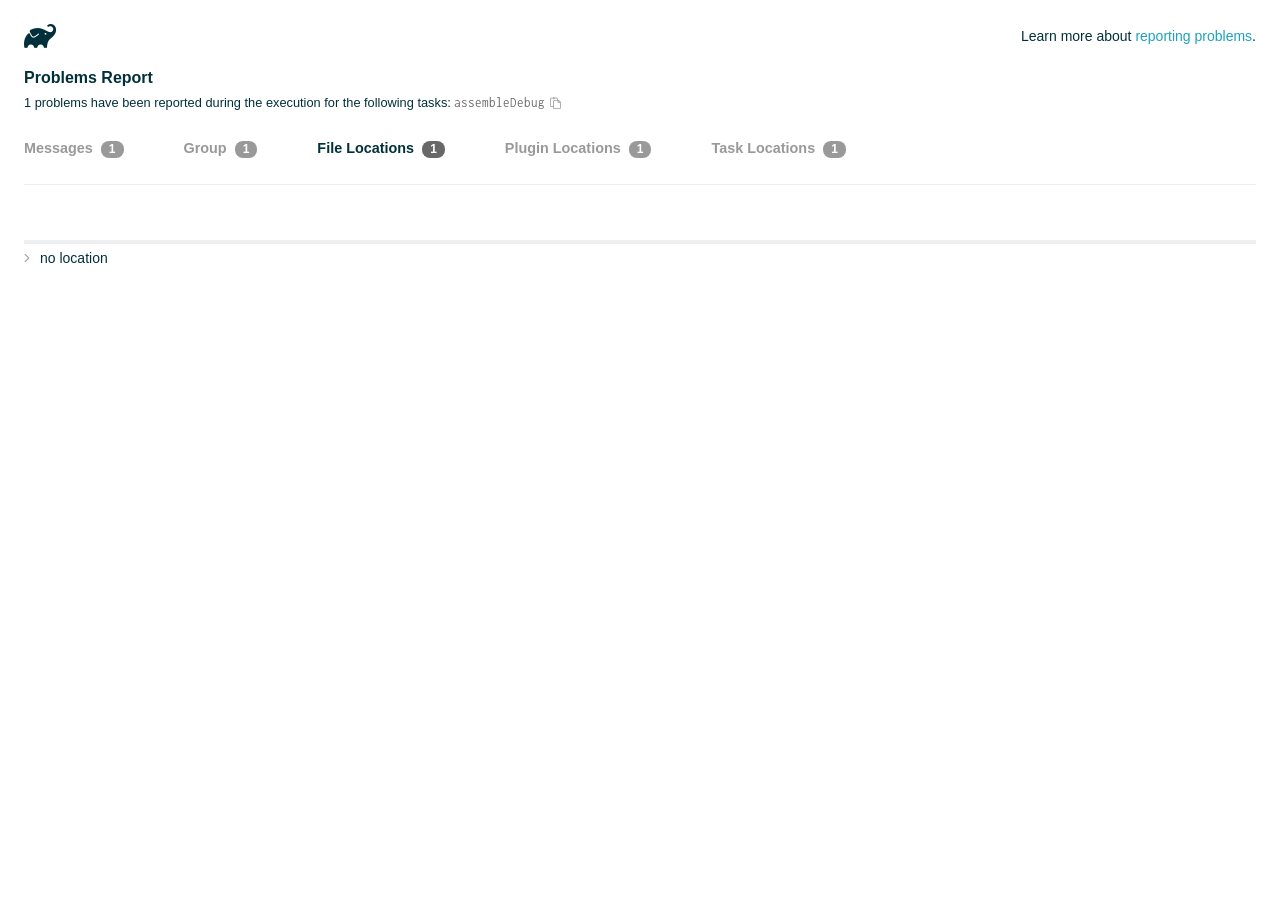
<file: android/build/reports/problems/problems-report.html>
<!DOCTYPE html>

<html lang="en">
<head>
    <!-- Required meta tags -->
    <meta charset="utf-8">
    <meta name="viewport" content="width=device-width, initial-scale=1, shrink-to-fit=no">

                    <style type="text/css">
                /*! normalize.css v7.0.0 | MIT License | github.com/necolas/normalize.css */
html {
    line-height: 1.15;
    -ms-text-size-adjust: 100%;
    -webkit-text-size-adjust: 100%
}

body {
    margin: 0
}

article, aside, footer, header, nav, section {
    display: block
}

h1 {
    font-size: 2em;
    margin: .67em 0
}

figcaption, figure, main {
    display: block
}

figure {
    margin: 1em 40px
}

hr {
    box-sizing: content-box;
    height: 0;
    overflow: visible
}

pre {
    font-family: monospace, monospace;
    font-size: 1em
}

a {
    background-color: transparent;
    -webkit-text-decoration-skip: objects
}

abbr[title] {
    border-bottom: none;
    text-decoration: underline;
    text-decoration: underline dotted
}

b, strong {
    font-weight: inherit
}

b, strong {
    font-weight: bolder
}

code, kbd, samp {
    font-family: monospace, monospace;
    font-size: 1em
}

dfn {
    font-style: italic
}

mark {
    background-color: #ff0;
    color: #000
}

small {
    font-size: 80%
}

sub, sup {
    font-size: 75%;
    line-height: 0;
    position: relative;
    vertical-align: baseline
}

sub {
    bottom: -.25em
}

sup {
    top: -.5em
}

audio, video {
    display: inline-block
}

audio:not([controls]) {
    display: none;
    height: 0
}

img {
    border-style: none
}

svg:not(:root) {
    overflow: hidden
}

button, input, optgroup, select, textarea {
    font-family: sans-serif;
    font-size: 100%;
    line-height: 1.15;
    margin: 0
}

button, input {
    overflow: visible
}

button, select {
    text-transform: none
}

[type=reset], [type=submit], button, html [type=button] {
    -webkit-appearance: button
}

[type=button]::-moz-focus-inner, [type=reset]::-moz-focus-inner, [type=submit]::-moz-focus-inner, button::-moz-focus-inner {
    border-style: none;
    padding: 0
}

[type=button]:-moz-focusring, [type=reset]:-moz-focusring, [type=submit]:-moz-focusring, button:-moz-focusring {
    outline: 1px dotted ButtonText
}

fieldset {
    padding: .35em .75em .625em
}

legend {
    box-sizing: border-box;
    color: inherit;
    display: table;
    max-width: 100%;
    padding: 0;
    white-space: normal
}

progress {
    display: inline-block;
    vertical-align: baseline
}

textarea {
    overflow: auto
}

[type=checkbox], [type=radio] {
    box-sizing: border-box;
    padding: 0
}

[type=number]::-webkit-inner-spin-button, [type=number]::-webkit-outer-spin-button {
    height: auto
}

[type=search] {
    -webkit-appearance: textfield;
    outline-offset: -2px
}

[type=search]::-webkit-search-cancel-button, [type=search]::-webkit-search-decoration {
    -webkit-appearance: none
}

::-webkit-file-upload-button {
    -webkit-appearance: button;
    font: inherit
}

details, menu {
    display: block
}

summary {
    display: list-item
}

canvas {
    display: inline-block
}

template {
    display: none
}

[hidden] {
    display: none
}

/* configuration cache styles */

.report-wrapper {
    margin: 0;
    padding: 0 24px;
}

.gradle-logo {
    width: 32px;
    height: 24px;
    background-image: url("[data-uri]");
    background-size: contain;
}

.header {
    display: flex;
    flex-wrap: wrap;
    position: fixed;
    top: 0;
    left: 0;
    width: 100%;
    padding: 24px 24px 0 24px;
    background-color: white;
    z-index: 1;
}

.learn-more {
    margin-left: auto;
    align-self: center;
    font-size: 0.875rem;
    font-weight: normal;
}

.title {
    display: flex;
    align-items: center;
    padding: 18px 0 24px 0;
    flex: 1 0 100%;
}

.content {
    font-size: 0.875rem;
    padding: 240px 0 48px;
    overflow-x: auto;
    white-space: nowrap;
}

.content ol:first-of-type {
    margin: 0;
}

.tree-btn {
    cursor: pointer;
    display: inline-block;
    width: 16px;
    height: 16px;
    background-size: contain;
    background-repeat: no-repeat;
    vertical-align: middle;
    margin-top: -0.2em;
}

.tree-btn.collapsed {
    background-image: url('data:image/svg+xml;utf8,<svg xmlns="http://www.w3.org/2000/svg" viewBox="0 0 192 512"><path d="M166.9 264.5l-117.8 116c-4.7 4.7-12.3 4.7-17 0l-7.1-7.1c-4.7-4.7-4.7-12.3 0-17L127.3 256 25.1 155.6c-4.7-4.7-4.7-12.3 0-17l7.1-7.1c4.7-4.7 12.3-4.7 17 0l117.8 116c4.6 4.7 4.6 12.3-.1 17z" fill="%23999999" stroke="%23999999"/></svg>');
}

.tree-btn.expanded {
    background-image: url('data:image/svg+xml;utf8,<svg xmlns="http://www.w3.org/2000/svg" viewBox="0 0 256 512"><path d="M119.5 326.9L3.5 209.1c-4.7-4.7-4.7-12.3 0-17l7.1-7.1c4.7-4.7 12.3-4.7 17 0L128 287.3l100.4-102.2c4.7-4.7 12.3-4.7 17 0l7.1 7.1c4.7 4.7 4.7 12.3 0 17L136.5 327c-4.7 4.6-12.3 4.6-17-.1z" fill="%23999999" stroke="%23999999"/></svg>');
}

ul .tree-btn {
    margin-right: 3px;
}

.leaf-icon {
    display: inline-block;
    width: 16px;
    height: 16px;
    background-image: url('data:image/svg+xml;utf8,<svg xmlns="http://www.w3.org/2000/svg" viewBox="0 0 256 512"><path d="M32 256 H224" stroke="%23999999" stroke-width="48" stroke-linecap="round"/></svg>');
    background-size: contain;
    background-repeat: no-repeat;
    vertical-align: middle;
    margin-top: -0.2em;
}

.invisible-text {
    user-select: all; /* Allow the text to be selectable */
    color: transparent; /* Hide the text */
    text-indent: -9999px; /* Move the text out of view */
    position: relative;
    white-space: pre; /* Preserve meaningful whitespace in the invisible text for copying */
}

.text-for-copy {
    display: inline-block;
}

.enum-icon {
    display: inline-block;
    width: 16px;
    height: 16px;
    background-image: url('data:image/svg+xml;utf8,<svg xmlns="http://www.w3.org/2000/svg" viewBox="0 0 1024 1024"><circle cx="512" cy="512" r="200" /></svg>');
    background-size: contain;
    background-repeat: no-repeat;
    vertical-align: middle;
    margin-inline-start: 0.5ex;
    margin-inline-end: 0.5ex;
    margin-top: -0.2em;
}

.error-icon {
    display: inline-block;
    width: 16px;
    height: 16px;
    background-image: url('data:image/svg+xml;utf8,<svg xmlns="http://www.w3.org/2000/svg" viewBox="0 0 320 512"><path d="M193.94 256L296.5 153.44l21.15-21.15c3.12-3.12 3.12-8.19 0-11.31l-22.63-22.63c-3.12-3.12-8.19-3.12-11.31 0L160 222.06 36.29 98.34c-3.12-3.12-8.19-3.12-11.31 0L2.34 120.97c-3.12 3.12-3.12 8.19 0 11.31L126.06 256 2.34 379.71c-3.12 3.12-3.12 8.19 0 11.31l22.63 22.63c3.12 3.12 8.19 3.12 11.31 0L160 289.94 262.56 392.5l21.15 21.15c3.12 3.12 8.19 3.12 11.31 0l22.63-22.63c3.12-3.12 3.12-8.19 0-11.31L193.94 256z" fill="%23FC461E" stroke="%23FC461E"/></svg>');
    background-size: contain;
    background-repeat: no-repeat;
    vertical-align: middle;
    margin-inline-start: 0.5ex;
    margin-inline-end: 0.5ex;
    margin-top: -0.2em;
}

.advice-icon {
    display: inline-block;
    width: 16px;
    height: 16px;
    background-image: url('data:image/svg+xml;utf8,<svg width="800px" height="800px" viewBox="-4.93 0 122.88 122.88" version="1.1" id="Layer_1" xmlns="http://www.w3.org/2000/svg" xmlns:xlink="http://www.w3.org/1999/xlink"  style="enable-background:new 0 0 113.01 122.88" xml:space="preserve"><g><path d="M44.13,102.06c-1.14,0.03-2.14-0.81-2.3-1.96c-0.17-1.2,0.64-2.31,1.82-2.54c-1.3-7.37-4.85-11.43-8.6-15.72 c-2.92-3.34-5.95-6.81-8.34-11.92c-2.35-5.03-3.64-10.23-3.6-15.63c0.05-5.4,1.42-10.96,4.4-16.71c0.02-0.04,0.04-0.07,0.06-0.11 l0,0c3.91-6.62,9.38-11.04,15.47-13.52c5.11-2.09,10.66-2.8,16.1-2.3c5.42,0.5,10.73,2.2,15.37,4.94 c5.9,3.49,10.75,8.67,13.42,15.21c1.44,3.54,2.42,7.49,2.54,11.82c0.12,4.31-0.62,8.96-2.61,13.88 c-2.66,6.59-6.18,10.68-9.47,14.51c-3.03,3.53-5.85,6.81-7.42,11.84c0.89,0.21,1.59,0.94,1.73,1.9c0.17,1.24-0.7,2.39-1.94,2.56 l-0.77,0.11c-0.14,1.09-0.23,2.26-0.27,3.51l0.25-0.04c1.24-0.17,2.39,0.7,2.56,1.94c0.17,1.24-0.7,2.39-1.94,2.56l-0.78,0.11 c0.01,0.15,0.02,0.3,0.03,0.45l0,0c0.07,0.88,0.08,1.73,0.03,2.54l0.13-0.02c1.25-0.15,2.38,0.74,2.54,1.98 c0.15,1.25-0.74,2.38-1.98,2.54l-1.68,0.21c-1.2,3.11-3.34,5.48-5.87,6.94c-1.74,1.01-3.67,1.59-5.61,1.71 c-1.97,0.12-3.96-0.25-5.78-1.13c-2.08-1.02-3.94-2.71-5.29-5.14c-0.65-0.33-1.13-0.97-1.23-1.75c-0.04-0.31-0.01-0.61,0.07-0.89 c-0.39-1.16-0.68-2.43-0.87-3.83l-0.07,0.01c-1.24,0.17-2.39-0.7-2.56-1.94c-0.17-1.24,0.7-2.39,1.94-2.56l0.54-0.08 C44.19,104.32,44.18,103.16,44.13,102.06L44.13,102.06z M2.18,58.86C1.01,58.89,0.04,57.98,0,56.81c-0.04-1.17,0.88-2.14,2.05-2.18 l8.7-0.3c1.17-0.04,2.14,0.88,2.18,2.05c0.04,1.17-0.88,2.14-2.05,2.18L2.18,58.86L2.18,58.86z M110.68,50.25 c1.16-0.12,2.2,0.73,2.32,1.89c0.12,1.16-0.73,2.2-1.89,2.32l-8.66,0.91c-1.16,0.12-2.2-0.73-2.32-1.89 c-0.12-1.16,0.73-2.2,1.89-2.32L110.68,50.25L110.68,50.25z M94.91,14.78c0.65-0.97,1.96-1.23,2.93-0.58 c0.97,0.65,1.23,1.96,0.58,2.93l-4.84,7.24c-0.65,0.97-1.96,1.23-2.93,0.58c-0.97-0.65-1.23-1.96-0.58-2.93L94.91,14.78 L94.91,14.78z M57.63,2.06c0.03-1.17,1-2.09,2.16-2.06c1.17,0.03,2.09,1,2.06,2.16l-0.22,8.7c-0.03,1.17-1,2.09-2.16,2.06 c-1.17-0.03-2.09-1-2.06-2.16L57.63,2.06L57.63,2.06z M13.88,15.53c-0.86-0.8-0.9-2.14-0.11-2.99c0.8-0.86,2.14-0.9,2.99-0.11 l6.37,5.94c0.86,0.8,0.9,2.14,0.11,2.99c-0.8,0.86-2.14,0.9-2.99,0.11L13.88,15.53L13.88,15.53z M47.88,96.95l18.49-2.63 c1.59-6.7,5.05-10.73,8.8-15.08c3.08-3.58,6.36-7.4,8.76-13.34c1.76-4.35,2.41-8.43,2.31-12.19c-0.1-3.75-0.96-7.21-2.24-10.34 c-2.3-5.63-6.51-10.11-11.65-13.15c-4.11-2.43-8.8-3.94-13.59-4.37c-4.77-0.44-9.64,0.19-14.13,2.02 c-5.26,2.15-9.99,5.97-13.39,11.72c-2.64,5.12-3.86,10.02-3.9,14.73c-0.04,4.74,1.11,9.33,3.2,13.8c2.13,4.56,4.97,7.8,7.69,10.92 C42.47,83.9,46.48,88.49,47.88,96.95L47.88,96.95z M65.62,99.02l-17.27,2.45c0.05,1.1,0.07,2.25,0.05,3.47l17.05-2.42 C65.47,101.29,65.52,100.12,65.62,99.02L65.62,99.02z M48.49,109.52c0.12,0.92,0.3,1.76,0.53,2.54l16.55-2.04 c0.11-0.86,0.13-1.77,0.05-2.74l0,0l0-0.02l-0.01-0.17L48.49,109.52L48.49,109.52z M51.37,116.36c0.64,0.67,1.35,1.19,2.1,1.55 c1.15,0.56,2.42,0.79,3.67,0.72c1.29-0.08,2.57-0.47,3.74-1.15c1.1-0.64,2.09-1.53,2.88-2.65L51.37,116.36L51.37,116.36z"/></g></svg>');
    background-size: contain;
    background-repeat: no-repeat;
    vertical-align: middle;
    margin-inline-start: 0.5ex;
    margin-inline-end: 0.5ex;
    margin-top: -0.2em;
}

.warning-icon {
    display: inline-block;
    width: 13px;
    height: 13px;
    background-image: url('data:image/svg+xml;utf8,<svg xmlns="http://www.w3.org/2000/svg" viewBox="0 0 576 512"><path d="M270.2 160h35.5c3.4 0 6.1 2.8 6 6.2l-7.5 196c-.1 3.2-2.8 5.8-6 5.8h-20.5c-3.2 0-5.9-2.5-6-5.8l-7.5-196c-.1-3.4 2.6-6.2 6-6.2zM288 388c-15.5 0-28 12.5-28 28s12.5 28 28 28 28-12.5 28-28-12.5-28-28-28zm281.5 52L329.6 24c-18.4-32-64.7-32-83.2 0L6.5 440c-18.4 31.9 4.6 72 41.6 72H528c36.8 0 60-40 41.5-72zM528 480H48c-12.3 0-20-13.3-13.9-24l240-416c6.1-10.6 21.6-10.7 27.7 0l240 416c6.2 10.6-1.5 24-13.8 24z" fill="%23DEAD22" stroke="%23DEAD22"/></svg>');
    background-size: contain;
    background-repeat: no-repeat;
    vertical-align: middle;
    margin-inline-start: 0.3ex;
    margin-inline-end: 1.1ex;
    margin-top: -0.1em;
}

.documentation-button {
    cursor: pointer;
    display: inline-block;
    width: 13px;
    height: 13px;
    background-image: url('data:image/svg+xml;utf8,<svg xmlns="http://www.w3.org/2000/svg" viewBox="0 0 512 512"><path d="M256 340c-15.464 0-28 12.536-28 28s12.536 28 28 28 28-12.536 28-28-12.536-28-28-28zm7.67-24h-16c-6.627 0-12-5.373-12-12v-.381c0-70.343 77.44-63.619 77.44-107.408 0-20.016-17.761-40.211-57.44-40.211-29.144 0-44.265 9.649-59.211 28.692-3.908 4.98-11.054 5.995-16.248 2.376l-13.134-9.15c-5.625-3.919-6.86-11.771-2.645-17.177C185.658 133.514 210.842 116 255.67 116c52.32 0 97.44 29.751 97.44 80.211 0 67.414-77.44 63.849-77.44 107.408V304c0 6.627-5.373 12-12 12zM256 40c118.621 0 216 96.075 216 216 0 119.291-96.61 216-216 216-119.244 0-216-96.562-216-216 0-119.203 96.602-216 216-216m0-32C119.043 8 8 119.083 8 256c0 136.997 111.043 248 248 248s248-111.003 248-248C504 119.083 392.957 8 256 8z" fill="%23999999" stroke="%23999999"/></svg>');
    background-size: contain;
    background-repeat: no-repeat;
    vertical-align: middle;
    margin-inline-start: 0.5ex;
    margin-inline-end: 0.5ex;
    margin-top: -0.2em;
}

.documentation-button::selection {
    color: transparent;
}

.documentation-button:hover {
    color: transparent;
}

.copy-button {
    cursor: pointer;
    display: inline-block;
    width: 12px;
    height: 12px;
    background-image: url('data:image/svg+xml;utf8,<svg xmlns="http://www.w3.org/2000/svg" viewBox="0 0 448 512"><path d="M433.941 193.941l-51.882-51.882A48 48 0 0 0 348.118 128H320V80c0-26.51-21.49-48-48-48h-66.752C198.643 13.377 180.858 0 160 0s-38.643 13.377-45.248 32H48C21.49 32 0 53.49 0 80v288c0 26.51 21.49 48 48 48h80v48c0 26.51 21.49 48 48 48h224c26.51 0 48-21.49 48-48V227.882a48 48 0 0 0-14.059-33.941zm-22.627 22.627a15.888 15.888 0 0 1 4.195 7.432H352v-63.509a15.88 15.88 0 0 1 7.431 4.195l51.883 51.882zM160 30c9.941 0 18 8.059 18 18s-8.059 18-18 18-18-8.059-18-18 8.059-18 18-18zM48 384c-8.822 0-16-7.178-16-16V80c0-8.822 7.178-16 16-16h66.752c6.605 18.623 24.389 32 45.248 32s38.643-13.377 45.248-32H272c8.822 0 16 7.178 16 16v48H176c-26.51 0-48 21.49-48 48v208H48zm352 96H176c-8.822 0-16-7.178-16-16V176c0-8.822 7.178-16 16-16h144v72c0 13.2 10.8 24 24 24h72v208c0 8.822-7.178 16-16 16z" fill="%23999999" stroke="%23999999"/></svg>');
    background-size: contain;
    background-repeat: no-repeat;
    vertical-align: middle;
    margin-inline-start: 0.5ex;
    margin-top: -0.2em;
}

.groups{
    display: flex;
    border-bottom: 1px solid #EDEEEF;
    flex: 1 0 100%;
}

.uncategorized {
    display: flex;
    border-top: 4px solid #EDEEEF;
    flex: 1 0 100%;
}

.group-selector {
    padding: 0 52px 24px 0;
    font-size: 0.9rem;
    font-weight: bold;
    color: #999999;
    cursor: pointer;
}

.group-selector__count {
    margin: 0 8px;
    border-radius: 8px;
    background-color: #999;
    color: #fff;
    padding: 1px 8px 2px;
    font-size: 0.75rem;
}

.group-selector--active {
    color: #02303A;
    cursor: auto;
}

.group-selector--active .group-selector__count {
    background-color: #686868;
}

.group-selector--disabled {
    cursor: not-allowed;
}

.accordion-header {
    cursor: pointer;
}

.container {
    padding-left: 0.5em;
    padding-right: 0.5em;
}

.stacktrace {
    border-radius: 4px;
    overflow-x: auto;
    padding: 0.5rem;
    margin-bottom: 0;
    min-width: 1000px;
}

/* Lato (bold, regular) */
@font-face {
    font-display: swap;
    font-family: Lato;
    font-weight: 500;
    font-style: normal;
    src: url("https://assets.gradle.com/lato/fonts/lato-semibold/lato-semibold.woff2") format("woff2"),
    url("https://assets.gradle.com/lato/fonts/lato-semibold/lato-semibold.woff") format("woff");
}

@font-face {
    font-display: swap;
    font-family: Lato;
    font-weight: bold;
    font-style: normal;
    src: url("https://assets.gradle.com/lato/fonts/lato-bold/lato-bold.woff2") format("woff2"),
    url("https://assets.gradle.com/lato/fonts/lato-bold/lato-bold.woff") format("woff");
}

* {
    -webkit-box-sizing: border-box;
    -moz-box-sizing: border-box;
    box-sizing: border-box;
}

html,
body {
    margin: 0;
    padding: 0;
}

html {
    font-family: "Lato", "Helvetica Neue", Arial, sans-serif;
    font-size: 16px;
    font-weight: 400;
    line-height: 1.5;
}

body {
    color: #02303A;
    background-color: #ffffff;
    -webkit-text-size-adjust: 100%;
    -ms-text-size-adjust: 100%;
    -webkit-font-smoothing: antialiased;
}


/* typography */
h1, h2, h3, h4, h5, h6 {
    color: #02303A;
    text-rendering: optimizeLegibility;
    margin: 0;
}

h1 {
    font-size: 1rem;
}

h2 {
    font-size: 0.9rem;
}

h3 {
    font-size: 1.125rem;
}

h4, h5, h6 {
    font-size: 0.875rem;
}

h1 code {
    font-weight: bold;
}

ul, ol, dl {
    list-style-position: outside;
    line-height: 1.6;
    padding: 0;
    margin: 0 0 0 20px;
    list-style-type: none;
}

li {
    line-height: 2;
}

a {
    color: #1DA2BD;
    text-decoration: none;
    transition: all 0.3s ease, visibility 0s;
}

a:hover {
    color: #35c1e4;
}

/* code */
code, pre {
    font-family: Inconsolata, Monaco, "Courier New", monospace;
    font-style: normal;
    font-variant-ligatures: normal;
    font-variant-caps: normal;
    font-variant-numeric: normal;
    font-variant-east-asian: normal;
    font-weight: normal;
    font-stretch: normal;
    color: #686868;
}

*:not(pre) > code {
    letter-spacing: 0;
    padding: 0.1em 0.5ex;
    text-rendering: optimizeSpeed;
    word-spacing: -0.15em;
    word-wrap: break-word;
}

pre {
    font-size: 0.75rem;
    line-height: 1.8;
    margin-top: 0;
    margin-bottom: 1.5em;
    padding: 1rem;
}

pre code {
    background-color: transparent;
    color: inherit;
    line-height: 1.8;
    font-size: 100%;
    padding: 0;
}

a code {
    color: #1BA8CB;
}

pre.code, pre.programlisting, pre.screen, pre.tt {
    background-color: #f7f7f8;
    border-radius: 4px;
    font-size: 1em;
    line-height: 1.45;
    margin-bottom: 1.25em;
    overflow-x: auto;
    padding: 1rem;
}

li em, p em {
    padding: 0 1px;
}

code em, tt em {
    text-decoration: none;
}

code + .copy-button {
    margin-inline-start: 0.2ex;
}

.java-exception {
    font-size: 0.75rem;
    padding-left: 24px;
}

.java-exception ul {
    margin: 0;
    line-height: inherit;
}

.java-exception code {
    white-space: pre;
}

.java-exception-part-toggle {
    user-select: none;
    cursor: pointer;
    border-radius: 2px;
    padding: 0.1em 0.2em;
    background: azure;
    color: #686868;
}

                </style>
    <!-- Inconsolata is used as a default monospace font in the report. -->
    <link rel="stylesheet" href="https://fonts.googleapis.com/css?family=Inconsolata:400,700" />

    <title>Gradle Configuration Cache</title>
</head>
<body>

<div id="playground"></div>

<div class="report" id="report">
    Loading...
</div>

<script type="text/javascript">
function configurationCacheProblems() { return (
// begin-report-data
{"diagnostics":[{"locations":[{}],"problem":[{"text":"Executing Gradle on JVM versions 16 and lower has been deprecated."}],"severity":"WARNING","problemDetails":[{"text":"This will fail with an error in Gradle 9.0."}],"contextualLabel":"Executing Gradle on JVM versions 16 and lower has been deprecated.","documentationLink":"https://docs.gradle.org/8.14/userguide/upgrading_version_8.html#minimum_daemon_jvm_version","problemId":[{"name":"deprecation","displayName":"Deprecation"},{"name":"executing-gradle-on-jvm-versions-and-lower","displayName":"Executing Gradle on JVM versions 16 and lower has been deprecated."}],"solutions":[[{"text":"Use JVM 17 or greater to execute Gradle. Projects can continue to use older JVM versions via toolchains."}]]}],"problemsReport":{"totalProblemCount":1,"requestedTasks":"assembleDebug","documentationLink":"https://docs.gradle.org/8.14/userguide/reporting_problems.html","documentationLinkCaption":"Problem report","summaries":[]}}
// end-report-data
);}
</script>
                <script type="text/javascript">
                !function(n,t){"object"==typeof exports&&"object"==typeof module?module.exports=t():"function"==typeof define&&define.amd?define([],t):"object"==typeof exports?exports["configuration-cache-report"]=t():n["configuration-cache-report"]=t()}(this,(()=>(({70:function(){void 0===ArrayBuffer.isView&&(ArrayBuffer.isView=function(n){return null!=n&&null!=n.__proto__&&n.__proto__.__proto__===Int8Array.prototype.__proto__}),void 0===Math.imul&&(Math.imul=function(n,t){return(4294901760&n)*(65535&t)+(65535&n)*(0|t)|0}),this["configuration-cache-report"]=function(n){"use strict";var t,r,i,e,u,o,f,s,c,a,h,l,_,v,d,g,w,b,p,m,k,q,y,B,C,x,j,P,I,S,z,T,E,L,N,A,M,F,D,O,R,H,$,G,U,V,Q,Z,Y,W,K,X,J,nn,tn,rn,en,un,on,fn,sn,cn,an,hn,ln,_n,vn,dn,gn,wn,bn,pn,mn,kn,qn,yn,Bn,Cn,xn,jn,Pn,In,Sn,zn,Tn,En,Ln,Nn,An,Mn=Math.imul,Fn=ArrayBuffer.isView;function Dn(n,t){if(!(t>=0))throw _u(ce("Requested element count "+t+" is less than zero."));return function(n,t){if(!(t>=0))throw _u(ce("Requested element count "+t+" is less than zero."));if(0===t)return Ct();if(t>=n.length)return function(n){switch(n.length){case 0:return Ct();case 1:return qr(n[0]);default:return function(n){return Hr(function(n){return new It(n,!1)}(n))}(n)}}(n);if(1===t)return qr(n[0]);var r=0,i=Rr(),e=0,u=n.length;n:for(;e<u;){var o=n[e];if(e=e+1|0,i.d(o),(r=r+1|0)===t)break n}return i}(n,rt(n.length-t|0,0))}function On(n,t,r,i,e,u,o){return t=t===A?", ":t,r=r===A?"":r,i=i===A?"":i,e=e===A?-1:e,u=u===A?"...":u,o=o===A?null:o,function(n,t,r,i,e,u,o,f){r=r===A?", ":r,i=i===A?"":i,e=e===A?"":e,u=u===A?-1:u,o=o===A?"...":o,f=f===A?null:f,t.e(i);var s=0,c=0,a=n.length;n:for(;c<a;){var h=n[c];if(c=c+1|0,(s=s+1|0)>1&&t.e(r),!(u<0||s<=u))break n;Jt(t,h,f)}return u>=0&&s>u&&t.e(o),t.e(e),t}(n,Bi(),t,r,i,e,u,o).toString()}function Rn(n){return n.length-1|0}function Hn(n,t){if(null==t){var r=0,i=n.length-1|0;if(r<=i)do{var e=r;if(r=r+1|0,null==n[e])return e}while(r<=i)}else{var u=0,o=n.length-1|0;if(u<=o)do{var f=u;if(u=u+1|0,le(t,n[f]))return f}while(u<=o)}return-1}function $n(n,t,r,i,e,u,o){return t=t===A?", ":t,r=r===A?"":r,i=i===A?"":i,e=e===A?-1:e,u=u===A?"...":u,o=o===A?null:o,Gn(n,Bi(),t,r,i,e,u,o).toString()}function Gn(n,t,r,i,e,u,o,f){r=r===A?", ":r,i=i===A?"":i,e=e===A?"":e,u=u===A?-1:u,o=o===A?"...":o,f=f===A?null:f,t.e(i);var s=0,c=n.f();n:for(;c.g();){var a=c.h();if((s=s+1|0)>1&&t.e(r),!(u<0||s<=u))break n;Jt(t,a,f)}return u>=0&&s>u&&t.e(o),t.e(e),t}function Un(n){if(n.i())throw xu("List is empty.");return n.j(0)}function Vn(n){return new tt(n)}function Qn(n){if(Ke(n,Di)){var t;switch(n.k()){case 0:t=Ct();break;case 1:t=qr(Ke(n,Fi)?n.j(0):n.f().h());break;default:t=Zn(n)}return t}return xt(Xn(n))}function Zn(n){return Hr(n)}function Yn(n){if(Ke(n,Di)&&n.k()<=1)return Qn(n);var t=Xn(n);return function(n){var t=(n.k()/2|0)-1|0;if(t<0)return br();var r=jt(n),i=0;if(i<=t)do{var e=i;i=i+1|0;var u=n.j(e);n.f4(e,n.j(r)),n.f4(r,u),r=r-1|0}while(e!==t)}(t),t}function Wn(n,t){if(!(t>=0))throw _u(ce("Requested element count "+t+" is less than zero."));return function(n,t){if(!(t>=0))throw _u(ce("Requested element count "+t+" is less than zero."));if(0===t)return Ct();if(Ke(n,Di)){if(t>=n.k())return Qn(n);if(1===t)return qr(function(n){if(Ke(n,Fi))return Un(n);var t=n.f();if(!t.g())throw xu("Collection is empty.");return t.h()}(n))}var r=0,i=Rr(),e=n.f();n:for(;e.g();){var u=e.h();if(i.d(u),(r=r+1|0)===t)break n}return xt(i)}(n,rt(n.k()-t|0,0))}function Kn(n,t){if(!(t>=0))throw _u(ce("Requested element count "+t+" is less than zero."));if(0===t)return Ct();var r=n.k();if(t>=r)return Qn(n);if(1===t)return qr(Jn(n));var i=Rr();if(Ke(n,bi)){var e=r-t|0;if(e<r)do{var u=e;e=e+1|0,i.d(n.j(u))}while(e<r)}else for(var o=n.l(r-t|0);o.g();){var f=o.h();i.d(f)}return i}function Xn(n){return Ke(n,Di)?Zn(n):nt(n,Or())}function Jn(n){if(n.i())throw xu("List is empty.");return n.j(jt(n))}function nt(n,t){for(var r=n.f();r.g();){var i=r.h();t.d(i)}return t}function tt(n){this.n_1=n}function rt(n,t){return n<t?t:n}function it(n,t){return n>t?t:n}function et(n,t){return Kt().q(n,t,-1)}function ut(n,t){return new Ft(n,t)}function ot(n){var t=n.f();if(!t.g())return Ct();var r=t.h();if(!t.g())return qr(r);var i=Or();for(i.d(r);t.g();)i.d(t.h());return i}function ft(n){this.r_1=n}function st(n,t){this.s_1=n,this.t_1=t}function ct(){}function at(n){this.x_1=n,this.w_1=0}function ht(n,t){this.a1_1=n,at.call(this,n),_t().b1(t,this.a1_1.k()),this.w_1=t}function lt(){t=this}function _t(){return null==t&&new lt,t}function vt(){_t(),ct.call(this)}function dt(n){this.h1_1=n}function gt(n,t){return t===n?"(this Map)":Vi(t)}function wt(n,t){var r;n:{for(var i=n.o().f();i.g();){var e=i.h();if(le(e.j1(),t)){r=e;break n}}r=null}return r}function bt(){r=this}function pt(){return null==r&&new bt,r}function mt(n){this.q1_1=n,ct.call(this)}function kt(){pt(),this.n1_1=null,this.o1_1=null}function qt(){i=this}function yt(){return null==i&&new qt,i}function Bt(n){return n.length>0?ou(n):Ct()}function Ct(){return null==e&&new Pt,e}function xt(n){switch(n.k()){case 0:return Ct();case 1:return qr(n.j(0));default:return n}}function jt(n){return n.k()-1|0}function Pt(){e=this,this.z1_1=new ke(-1478467534,-1720727600)}function It(n,t){this.b2_1=n,this.c2_1=t}function St(){u=this}function zt(){return null==u&&new St,u}function Tt(n,t){return Ke(n,Di)?n.k():t}function Et(n,t){if(Ke(t,Di))return n.m(t);for(var r=!1,i=t.f();i.g();){var e=i.h();n.d(e)&&(r=!0)}return r}function Lt(){}function Nt(n,t){this.h2_1=n,this.g2_1=n.i2_1.l(function(n,t){if(!(0<=t&&t<=n.k()))throw du("Position index "+t+" must be in range ["+Ve(0,n.k())+"].");return n.k()-t|0}(n,t))}function At(n){vt.call(this),this.i2_1=n}function Mt(n){this.k2_1=n,this.j2_1=n.l2_1.f()}function Ft(n,t){this.l2_1=n,this.m2_1=t}function Dt(n){for(;n.n2_1.g();){var t=n.n2_1.h();if(n.q2_1.t2_1(t)===n.q2_1.s2_1)return n.p2_1=t,n.o2_1=1,br()}n.o2_1=0}function Ot(n){this.q2_1=n,this.n2_1=n.r2_1.f(),this.o2_1=-1,this.p2_1=null}function Rt(n,t,r){t=t===A||t,this.r2_1=n,this.s2_1=t,this.t2_1=r}function Ht(){return null==o&&new $t,o}function $t(){o=this,this.u2_1=new ke(1993859828,793161749)}function Gt(n,t,r){return Ut(Ut(n,r)-Ut(t,r)|0,r)}function Ut(n,t){var r=n%t|0;return r>=0?r:r+t|0}function Vt(){f=this,this.p_1=new Zt(1,0)}function Qt(){return null==f&&new Vt,f}function Zt(n,t){Qt(),Xt.call(this,n,t,1)}function Yt(n,t,r){Lt.call(this),this.d3_1=r,this.e3_1=t,this.f3_1=this.d3_1>0?n<=t:n>=t,this.g3_1=this.f3_1?n:this.e3_1}function Wt(){s=this}function Kt(){return null==s&&new Wt,s}function Xt(n,t,r){if(Kt(),0===r)throw _u("Step must be non-zero.");if(r===mr().MIN_VALUE)throw _u("Step must be greater than Int.MIN_VALUE to avoid overflow on negation.");this.z2_1=n,this.a3_1=function(n,t,r){var i;if(r>0)i=n>=t?t:t-Gt(t,n,r)|0;else{if(!(r<0))throw _u("Step is zero.");i=n<=t?t:t+Gt(n,t,0|-r)|0}return i}(n,t,r),this.b3_1=r}function Jt(n,t,r){null!=r?n.e(r(t)):null==t||nu(t)?n.e(t):t instanceof Mi?n.i3(t.h3_1):n.e(Vi(t))}function nr(n,t,r){if(n===t)return!0;if(!(r=r!==A&&r))return!1;var i=xi(n),e=xi(t);return i===e||le(new Mi(ne(Li(i).toLowerCase(),0)),new Mi(ne(Li(e).toLowerCase(),0)))}function tr(n){return re(n)-1|0}function rr(n,t,r,i){return r=r===A?0:r,(i=i!==A&&i)||"string"!=typeof n?ir(n,t,r,re(n),i):n.indexOf(t,r)}function ir(n,t,r,i,e,u){var o=(u=u!==A&&u)?et(it(r,tr(n)),rt(i,0)):Ve(rt(r,0),it(i,re(n)));if("string"==typeof n&&"string"==typeof t){var f=o.z2_1,s=o.a3_1,c=o.b3_1;if(c>0&&f<=s||c<0&&s<=f)do{var a=f;if(f=f+c|0,Ti(t,0,n,a,re(t),e))return a}while(a!==s)}else{var h=o.z2_1,l=o.a3_1,_=o.b3_1;if(_>0&&h<=l||_<0&&l<=h)do{var v=h;if(h=h+_|0,fr(t,0,n,v,re(t),e))return v}while(v!==l)}return-1}function er(n){var t=0,r=re(n)-1|0,i=!1;n:for(;t<=r;){var e=ji(ne(n,i?r:t));if(i){if(!e)break n;r=r-1|0}else e?t=t+1|0:i=!0}return ie(n,t,r+1|0)}function ur(n,t){return ce(ie(n,t.y2(),t.c3()+1|0))}function or(n,t,r,i,e){r=r===A?0:r,i=i!==A&&i,sr(e=e===A?0:e);var u,o,f=ou(t);return new hr(n,r,e,(u=f,o=i,function(n,t){var r=function(n,t,r,i){if(!i&&1===t.k()){var e=function(n){if(Ke(n,Fi))return function(n){var t;switch(n.k()){case 0:throw xu("List is empty.");case 1:t=n.j(0);break;default:throw _u("List has more than one element.")}return t}(n);var t=n.f();if(!t.g())throw xu("Collection is empty.");var r=t.h();if(t.g())throw _u("Collection has more than one element.");return r}(t),u=rr(n,e,r);return u<0?null:_r(u,e)}var o=Ve(rt(r,0),re(n));if("string"==typeof n){var f=o.z2_1,s=o.a3_1,c=o.b3_1;if(c>0&&f<=s||c<0&&s<=f)do{var a,h=f;f=f+c|0;n:{for(var l=t.f();l.g();){var _=l.h();if(Ti(_,0,n,h,_.length,i)){a=_;break n}}a=null}if(null!=a)return _r(h,a)}while(h!==s)}else{var v=o.z2_1,d=o.a3_1,g=o.b3_1;if(g>0&&v<=d||g<0&&d<=v)do{var w,b=v;v=v+g|0;n:{for(var p=t.f();p.g();){var m=p.h();if(fr(m,0,n,b,m.length,i)){w=m;break n}}w=null}if(null!=w)return _r(b,w)}while(b!==d)}return null}(n,u,t,o);return null==r?null:_r(r.t3_1,r.u3_1.length)}))}function fr(n,t,r,i,e,u){if(i<0||t<0||t>(re(n)-e|0)||i>(re(r)-e|0))return!1;var o=0;if(o<e)do{var f=o;if(o=o+1|0,!nr(ne(n,t+f|0),ne(r,i+f|0),u))return!1}while(o<e);return!0}function sr(n){if(!(n>=0))throw _u(ce("Limit must be non-negative, but was "+n))}function cr(n){if(n.l3_1<0)n.j3_1=0,n.m3_1=null;else{var t;if(n.o3_1.r3_1>0?(n.n3_1=n.n3_1+1|0,t=n.n3_1>=n.o3_1.r3_1):t=!1,t||n.l3_1>re(n.o3_1.p3_1))n.m3_1=Ve(n.k3_1,tr(n.o3_1.p3_1)),n.l3_1=-1;else{var r=n.o3_1.s3_1(n.o3_1.p3_1,n.l3_1);if(null==r)n.m3_1=Ve(n.k3_1,tr(n.o3_1.p3_1)),n.l3_1=-1;else{var i=r.v3(),e=r.w3();n.m3_1=function(n,t){return t<=mr().MIN_VALUE?Qt().p_1:Ve(n,t-1|0)}(n.k3_1,i),n.k3_1=i+e|0,n.l3_1=n.k3_1+(0===e?1:0)|0}}n.j3_1=1}}function ar(n){this.o3_1=n,this.j3_1=-1,this.k3_1=function(n,t,r){if(0>r)throw _u("Cannot coerce value to an empty range: maximum "+r+" is less than minimum 0.");return n<0?0:n>r?r:n}(n.q3_1,0,re(n.p3_1)),this.l3_1=this.k3_1,this.m3_1=null,this.n3_1=0}function hr(n,t,r,i){this.p3_1=n,this.q3_1=t,this.r3_1=r,this.s3_1=i}function lr(n,t){this.t3_1=n,this.u3_1=t}function _r(n,t){return new lr(n,t)}function vr(){}function dr(){}function gr(){}function wr(){c=this}function br(){return null==c&&new wr,c}function pr(){a=this,this.MIN_VALUE=-2147483648,this.MAX_VALUE=2147483647,this.SIZE_BYTES=4,this.SIZE_BITS=32}function mr(){return null==a&&new pr,a}function kr(n){for(var t=[],r=n.f();r.g();)t.push(r.h());return t}function qr(n){return 0===(t=[n]).length?Or():Hr(new It(t,!0));var t}function yr(n){return n<0&&function(){throw Pu("Index overflow has happened.")}(),n}function Br(n){return void 0!==n.toArray?n.toArray():kr(n)}function Cr(n){return function(n,t){for(var r=0,i=n.length;r<i;){var e=n[r];r=r+1|0,t.d(e)}return t}(t=[n],(r=t.length,i=de(ve(ni)),function(n,t,r){Mr.call(r),ni.call(r),r.y5_1=function(n){return Kr(n,0,de(ve(Xr)))}(n)}(r,0,i),i));var t,r,i}function xr(){ct.call(this)}function jr(n){this.j4_1=n,this.h4_1=0,this.i4_1=-1}function Pr(n,t){this.n4_1=n,jr.call(this,n),_t().b1(t,this.n4_1.k()),this.h4_1=t}function Ir(){xr.call(this),this.o4_1=0}function Sr(n){this.r4_1=n}function zr(n){this.s4_1=n}function Tr(n,t){this.t4_1=n,this.u4_1=t}function Er(){Mr.call(this)}function Lr(n){this.x4_1=n,Mr.call(this)}function Nr(n){this.e5_1=n,xr.call(this)}function Ar(){kt.call(this),this.c5_1=null,this.d5_1=null}function Mr(){xr.call(this)}function Fr(){h=this;var n=Rr();n.c_1=!0,this.i5_1=n}function Dr(){return null==h&&new Fr,h}function Or(){return n=de(ve(Gr)),t=[],Gr.call(n,t),n;var n,t}function Rr(n){return t=de(ve(Gr)),r=[],Gr.call(t,r),t;var t,r}function Hr(n){return function(n,t){var r;return r=Br(n),Gr.call(t,r),t}(n,de(ve(Gr)))}function $r(n,t){return _t().e1(t,n.k()),t}function Gr(n){Dr(),Ir.call(this),this.b_1=n,this.c_1=!1}function Ur(n,t,r,i,e){if(r===i)return n;var u=(r+i|0)/2|0,o=Ur(n,t,r,u,e),f=Ur(n,t,u+1|0,i,e),s=o===t?n:t,c=r,a=u+1|0,h=r;if(h<=i)do{var l=h;if(h=h+1|0,c<=u&&a<=i){var _=o[c],v=f[a];e.compare(_,v)<=0?(s[l]=_,c=c+1|0):(s[l]=v,a=a+1|0)}else c<=u?(s[l]=o[c],c=c+1|0):(s[l]=f[a],a=a+1|0)}while(l!==i);return s}function Vr(n,t){return(3&n)-(3&t)|0}function Qr(){_=this}function Zr(n){this.n5_1=n,Er.call(this)}function Yr(n){return function(n,t){Ar.call(t),Xr.call(t),t.t5_1=n,t.u5_1=n.w5()}(new ui((null==_&&new Qr,_)),n),n}function Wr(){return Yr(de(ve(Xr)))}function Kr(n,t,r){if(Yr(r),!(n>=0))throw _u(ce("Negative initial capacity: "+n));if(!(t>=0))throw _u(ce("Non-positive load factor: "+t));return r}function Xr(){this.v5_1=null}function Jr(n,t){return Mr.call(t),ni.call(t),t.y5_1=n,t}function ni(){}function ti(n,t){var r=ii(n,n.h6_1.m5(t));if(null==r)return null;var i=r;if(null!=i&&Xe(i))return ri(i,n,t);var e=i;return n.h6_1.l5(e.j1(),t)?e:null}function ri(n,t,r){var i;n:{for(var e=0,u=n.length;e<u;){var o=n[e];if(e=e+1|0,t.h6_1.l5(o.j1(),r)){i=o;break n}}i=null}return i}function ii(n,t){var r=n.i6_1[t];return void 0===r?null:r}function ei(n){this.g6_1=n,this.z5_1=-1,this.a6_1=Object.keys(n.i6_1),this.b6_1=-1,this.c6_1=null,this.d6_1=!1,this.e6_1=-1,this.f6_1=null}function ui(n){this.h6_1=n,this.i6_1=this.k6(),this.j6_1=0}function oi(){}function fi(n){this.n6_1=n,this.l6_1=null,this.m6_1=null,this.m6_1=this.n6_1.y6_1.v6_1}function si(){v=this;var n,t=(_i(0,0,n=de(ve(vi))),n);t.x6_1=!0,this.e7_1=t}function ci(){return null==v&&new si,v}function ai(n,t,r){this.d7_1=n,Tr.call(this,t,r),this.b7_1=null,this.c7_1=null}function hi(n){this.y6_1=n,Er.call(this)}function li(){return Yr(n=de(ve(vi))),vi.call(n),n.w6_1=Wr(),n;var n}function _i(n,t,r){return Kr(n,t,r),vi.call(r),r.w6_1=Wr(),r}function vi(){ci(),this.v6_1=null,this.x6_1=!1}function di(){d=this;var n=gi(0),t=n.y5_1;(t instanceof vi?t:pe()).j5(),this.f7_1=n}function gi(n){return function(n,t){return function(n,t,r){Jr(function(n,t){return _i(n,t,de(ve(vi)))}(n,t),r),wi.call(r)}(n,0,t),t}(n,de(ve(wi)))}function wi(){null==d&&new di}function bi(){}function pi(){}function mi(n){pi.call(this),this.k7_1=n}function ki(){qi.call(this)}function qi(){pi.call(this),this.m7_1=""}function yi(){if(!w){w=!0;var n="undefined"!=typeof process&&process.versions&&!!process.versions.node;g=n?new mi(process.stdout):new ki}}function Bi(){return n=de(ve(Ci)),Ci.call(n,""),n;var n}function Ci(n){this.o7_1=void 0!==n?n:""}function xi(n){var t=Li(n).toUpperCase();return t.length>1?n:ne(t,0)}function ji(n){return function(n){return 9<=n&&n<=13||28<=n&&n<=32||160===n||n>4096&&(5760===n||8192<=n&&n<=8202||8232===n||8233===n||8239===n||8287===n||12288===n)}(n)}function Pi(){b=this,this.q7_1=new RegExp("[\\\\^$*+?.()|[\\]{}]","g"),this.r7_1=new RegExp("[\\\\$]","g"),this.s7_1=new RegExp("\\$","g")}function Ii(){return null==b&&new Pi,b}function Si(n,t){Ii(),this.v7_1=n,this.w7_1=function(n){if(Ke(n,Di)){var t;switch(n.k()){case 0:t=Ht();break;case 1:t=Cr(Ke(n,Fi)?n.j(0):n.f().h());break;default:t=nt(n,gi(n.k()))}return t}return function(n){switch(n.k()){case 0:return Ht();case 1:return Cr(n.f().h());default:return n}}(nt(n,(r=de(ve(wi)),Jr(li(),r),wi.call(r),r)));var r}(t),this.x7_1=new RegExp(n,$n(t,"","gu",A,A,A,zi)),this.y7_1=null,this.z7_1=null}function zi(n){return n.d8_1}function Ti(n,t,r,i,e,u){return fr(n,t,r,i,e,u=u!==A&&u)}function Ei(n,t){return n-t|0}function Li(n){return String.fromCharCode(n)}function Ni(){p=this,this.e8_1=0,this.f8_1=65535,this.g8_1=55296,this.h8_1=56319,this.i8_1=56320,this.j8_1=57343,this.k8_1=55296,this.l8_1=57343,this.m8_1=2,this.n8_1=16}function Ai(){return null==p&&new Ni,p}function Mi(n){Ai(),this.h3_1=n}function Fi(){}function Di(){}function Oi(){}function Ri(){}function Hi(){}function $i(){}function Gi(){m=this}function Ui(n,t){null==m&&new Gi,this.p8_1=n,this.q8_1=t}function Vi(n){var t=null==n?null:ce(n);return null==t?"null":t}function Qi(n){return new Zi(n)}function Zi(n){this.t8_1=n,this.s8_1=0}function Yi(){return Ji(),k}function Wi(){return Ji(),q}function Ki(){return Ji(),y}function Xi(){return Ji(),B}function Ji(){x||(x=!0,k=new ArrayBuffer(8),q=new Float64Array(Yi()),new Float32Array(Yi()),y=new Int32Array(Yi()),Wi()[0]=-1,B=0!==Ki()[0]?1:0,C=1-Xi()|0)}function ne(n,t){var r;if(te(n)){var i,e=n.charCodeAt(t);if(Ai(),e<0?i=!0:(Ai(),i=e>65535),i)throw _u("Invalid Char code: "+e);r=Ue(e)}else r=n.y3(t);return r}function te(n){return"string"==typeof n}function re(n){return te(n)?n.length:n.x3()}function ie(n,t,r){return te(n)?n.substring(t,r):n.z3(t,r)}function ee(n){return ce(n)}function ue(n,t){var r;switch(typeof n){case"number":r="number"==typeof t?oe(n,t):t instanceof ke?oe(n,t.w8()):fe(n,t);break;case"string":case"boolean":r=fe(n,t);break;default:r=function(n,t){return n.a4(t)}(n,t)}return r}function oe(n,t){var r;if(n<t)r=-1;else if(n>t)r=1;else if(n===t){var i;if(0!==n)i=0;else{var e=1/n;i=e===1/t?0:e<0?-1:1}r=i}else r=n!=n?t!=t?0:1:-1;return r}function fe(n,t){return n<t?-1:n>t?1:0}function se(n){if(!("kotlinHashCodeValue$"in n)){var t=4294967296*Math.random()|0,r=new Object;r.value=t,r.enumerable=!1,Object.defineProperty(n,"kotlinHashCodeValue$",r)}return n.kotlinHashCodeValue$}function ce(n){return null==n?"null":function(n){return!!Ye(n)||Fn(n)}(n)?"[...]":n.toString()}function ae(n){if(null==n)return 0;var t;switch(typeof n){case"object":t="function"==typeof n.hashCode?n.hashCode():se(n);break;case"function":t=se(n);break;case"number":t=function(n){return Ji(),(0|n)===n?Ge(n):(Wi()[0]=n,Mn(Ki()[(Ji(),C)],31)+Ki()[Xi()]|0)}(n);break;case"boolean":t=n?1:0;break;default:t=he(String(n))}return t}function he(n){var t=0,r=0,i=n.length-1|0;if(r<=i)do{var e=r;r=r+1|0;var u=n.charCodeAt(e);t=Mn(t,31)+u|0}while(e!==i);return t}function le(n,t){return null==n?null==t:null!=t&&("object"==typeof n&&"function"==typeof n.equals?n.equals(t):n!=n?t!=t:"number"==typeof n&&"number"==typeof t?n===t&&(0!==n||1/n==1/t):n===t)}function _e(n,t){null!=Error.captureStackTrace?Error.captureStackTrace(n,t):n.stack=(new Error).stack}function ve(n){return n.prototype}function de(n){return Object.create(n)}function ge(n,t,r){Error.call(n),function(n,t,r){var i=eu(Object.getPrototypeOf(n));if(!(1&i)){var e;if(null==t){var u;if(null!==t){var o=null==r?null:r.toString();u=null==o?A:o}else u=A;e=u}else e=t;n.message=e}2&i||(n.cause=r),n.name=Object.getPrototypeOf(n).constructor.name}(n,t,r)}function we(n){var t;return null==n?function(){throw Eu()}():t=n,t}function be(){throw Nu()}function pe(){throw Mu()}function me(){j=this,this.x8_1=new ke(0,-2147483648),this.y8_1=new ke(-1,2147483647),this.z8_1=8,this.a9_1=64}function ke(n,t){null==j&&new me,gr.call(this),this.u8_1=n,this.v8_1=t}function qe(){return $e(),P}function ye(){return $e(),I}function Be(){return $e(),S}function Ce(){return $e(),T}function xe(){return $e(),E}function je(n,t){if($e(),Te(n,t))return 0;var r=Ne(n),i=Ne(t);return r&&!i?-1:!r&&i?1:Ne(Ie(n,t))?-1:1}function Pe(n,t){$e();var r=n.v8_1>>>16|0,i=65535&n.v8_1,e=n.u8_1>>>16|0,u=65535&n.u8_1,o=t.v8_1>>>16|0,f=65535&t.v8_1,s=t.u8_1>>>16|0,c=0,a=0,h=0,l=0;return c=(c=c+((a=(a=a+((h=(h=h+((l=l+(u+(65535&t.u8_1)|0)|0)>>>16|0)|0)+(e+s|0)|0)>>>16|0)|0)+(i+f|0)|0)>>>16|0)|0)+(r+o|0)|0,new ke((h&=65535)<<16|(l&=65535),(c&=65535)<<16|(a&=65535))}function Ie(n,t){return $e(),Pe(n,t.e9())}function Se(n,t){if($e(),Ae(n))return qe();if(Ae(t))return qe();if(Te(n,Ce()))return Me(t)?Ce():qe();if(Te(t,Ce()))return Me(n)?Ce():qe();if(Ne(n))return Ne(t)?Se(Fe(n),Fe(t)):Fe(Se(Fe(n),t));if(Ne(t))return Fe(Se(n,Fe(t)));if(De(n,xe())&&De(t,xe()))return Oe(ze(n)*ze(t));var r=n.v8_1>>>16|0,i=65535&n.v8_1,e=n.u8_1>>>16|0,u=65535&n.u8_1,o=t.v8_1>>>16|0,f=65535&t.v8_1,s=t.u8_1>>>16|0,c=65535&t.u8_1,a=0,h=0,l=0,_=0;return l=l+((_=_+Mn(u,c)|0)>>>16|0)|0,_&=65535,h=(h=h+((l=l+Mn(e,c)|0)>>>16|0)|0)+((l=(l&=65535)+Mn(u,s)|0)>>>16|0)|0,l&=65535,a=(a=(a=a+((h=h+Mn(i,c)|0)>>>16|0)|0)+((h=(h&=65535)+Mn(e,s)|0)>>>16|0)|0)+((h=(h&=65535)+Mn(u,f)|0)>>>16|0)|0,h&=65535,a=a+(((Mn(r,c)+Mn(i,s)|0)+Mn(e,f)|0)+Mn(u,o)|0)|0,new ke(l<<16|_,(a&=65535)<<16|h)}function ze(n){return $e(),4294967296*n.v8_1+function(n){return $e(),n.u8_1>=0?n.u8_1:4294967296+n.u8_1}(n)}function Te(n,t){return $e(),n.v8_1===t.v8_1&&n.u8_1===t.u8_1}function Ee(n,t){if($e(),t<2||36<t)throw mu("radix out of range: "+t);if(Ae(n))return"0";if(Ne(n)){if(Te(n,Ce())){var r=Le(t),i=n.d9(r),e=Ie(Se(i,r),n).g9();return Ee(i,t)+e.toString(t)}return"-"+Ee(Fe(n),t)}for(var u=2===t?31:t<=10?9:t<=21?7:t<=35?6:5,o=Oe(Math.pow(t,u)),f=n,s="";;){var c=f.d9(o),a=Ie(f,Se(c,o)).g9().toString(t);if(Ae(f=c))return a+s;for(;a.length<u;)a="0"+a;s=a+s}}function Le(n){return $e(),new ke(n,n<0?-1:0)}function Ne(n){return $e(),n.v8_1<0}function Ae(n){return $e(),0===n.v8_1&&0===n.u8_1}function Me(n){return $e(),!(1&~n.u8_1)}function Fe(n){return $e(),n.e9()}function De(n,t){return $e(),je(n,t)<0}function Oe(n){if($e(),(t=n)!=t)return qe();if(n<=-0x8000000000000000)return Ce();if(n+1>=0x8000000000000000)return $e(),z;if(n<0)return Fe(Oe(-n));var t,r=4294967296;return new ke(n%r|0,n/r|0)}function Re(n,t){return $e(),je(n,t)>0}function He(n,t){return $e(),je(n,t)>=0}function $e(){L||(L=!0,P=Le(0),I=Le(1),S=Le(-1),z=new ke(-1,2147483647),T=new ke(0,-2147483648),E=Le(16777216))}function Ge(n){return n instanceof ke?n.g9():function(n){return n>2147483647?2147483647:n<-2147483648?-2147483648:0|n}(n)}function Ue(n){var t;return t=function(n){return n<<16>>16}(Ge(n)),function(n){return 65535&n}(t)}function Ve(n,t){return new Zt(n,t)}function Qe(n,t,r,i){return Ze("class",n,t,r,i,null)}function Ze(n,t,r,i,e,u){return{kind:n,simpleName:t,associatedObjectKey:r,associatedObjects:i,suspendArity:e,$kClass$:A,iid:u}}function Ye(n){return Array.isArray(n)}function We(n,t,r,i,e,u,o,f){null!=i&&(n.prototype=Object.create(i.prototype),n.prototype.constructor=n);var s=r(t,u,o,null==f?[]:f);n.$metadata$=s,null!=e&&((null!=s.iid?n:n.prototype).$imask$=function(n){for(var t=1,r=[],i=0,e=n.length;i<e;){var u=n[i];i=i+1|0;var o=t,f=u.prototype.$imask$,s=null==f?u.$imask$:f;null!=s&&(r.push(s),o=s.length);var c=u.$metadata$.iid,a=null==c?null:(l=void 0,v=1<<(31&(h=c)),(l=new Int32Array(1+(h>>5)|0))[_=h>>5]=l[_]|v,l);null!=a&&(r.push(a),o=Math.max(o,a.length)),o>t&&(t=o)}var h,l,_,v;return function(n,t){for(var r=0,i=new Int32Array(n);r<n;){for(var e=r,u=0,o=0,f=t.length;o<f;){var s=t[o];o=o+1|0,e<s.length&&(u|=s[e])}i[e]=u,r=r+1|0}return i}(t,r)}(e))}function Ke(n,t){return function(n,t){var r=n.$imask$;return null!=r&&function(n,t){var r=t>>5;if(r>n.length)return!1;var i=1<<(31&t);return!!(n[r]&i)}(r,t)}(n,t.$metadata$.iid)}function Xe(n){return!!Ye(n)&&!n.$type$}function Je(n){var t;switch(typeof n){case"string":case"number":case"boolean":case"function":t=!0;break;default:t=n instanceof Object}return t}function nu(n){return"string"==typeof n||Ke(n,vr)}function tu(n,t,r,i){return Ze("interface",n,t,r,i,(null==N&&(N=0),N=ru()+1|0,ru()))}function ru(){if(null!=N)return N;!function(){throw Du("lateinit property iid has not been initialized")}()}function iu(n,t,r,i){return Ze("object",n,t,r,i,null)}function eu(n){var t=n.constructor,r=null==t?null:t.$metadata$,i=null==r?null:r.errorInfo;if(null!=i)return i;var e,u=0;if(uu(n,"message")&&(u|=1),uu(n,"cause")&&(u|=2),3!==u){var o=(e=n,Object.getPrototypeOf(e));o!=Error.prototype&&(u|=eu(o))}return null!=r&&(r.errorInfo=u),u}function uu(n,t){return n.hasOwnProperty(t)}function ou(n){return new Gr(n)}function fu(n,t,r){for(var i=new Int32Array(r),e=0,u=0,o=0,f=0,s=n.length;f<s;){var c=ne(n,f);f=f+1|0;var a=t[c];if(u|=(31&a)<<o,a<32){var h=e;e=h+1|0,i[h]=u,u=0,o=0}else o=o+5|0}return i}function su(n,t){for(var r=0,i=n.length-1|0,e=-1,u=0;r<=i;)if(t>(u=n[e=(r+i|0)/2|0]))r=e+1|0;else{if(t===u)return e;i=e-1|0}return e-(t<u?1:0)|0}function cu(){M=this;var n="ABCDEFGHIJKLMNOPQRSTUVWXYZabcdefghijklmnopqrstuvwxyz0123456789+/",t=new Int32Array(128),r=0,i=re(n)-1|0;if(r<=i)do{var e=r;r=r+1|0,t[ne(n,e)]=e}while(r<=i);var u=fu("[base64]/DxENVNU+B9zCwBwBPPCkDPNnBPqDYY1R8B7FkFgTgwGgwUwmBgKwBuBScmEP/BPPPPPPrBP8B7F1B/ErBqC6B7BiBmBfQsBUwCw/KwqIwLwETPcPjQgJxFgBlBsD",t,222),o=new Int32Array(u.length),f=0,s=u.length-1|0;if(f<=s)do{var c=f;f=f+1|0,o[c]=0===c?u[c]:o[c-1|0]+u[c]|0}while(f<=s);this.h9_1=o,this.i9_1=fu("[base64]/BPPPPPPBPf4FrBjEhBpC3B5BKaWPrBOwCk/KsCuLqDHPbPxPsFtEaaqDL",t,222),this.j9_1=fu("[base64]//v+85BkwvoIsgoyI4yguI0whiwEowri4CoghsJowgqYowgm4DkwgsY/nwnzPowhmYkg6wI8yggZswikwHgxgmIoxgqYkwgk4DkxgmIkgoioBsgssoBgzgyI8g9gL8g9kI0wgwJoxgkoC0wgioFkw/[base64]//3q16B///q1qBH/qlqq9Bholqq9B1i00a1q10qD1op1HkwmigEigiy6Cptogq1Bixo1kDq7/j00B2qgoBWGFm1lz50B6s5q1+BGWhggzhwBFFhgk4//Bo2jigE8wguI8wguI8wgugUog1qoB4qjmIwwi2KgkYHHH4lBgiFWkgIWoghssMmz5smrBZ3q1y50B5sm7gzBtz1smzB5smz50BqzqtmzB5sgzqzBF2/9//5BowgoIwmnkzPkwgk4C8ys65BkgoqI0wgy6FghquZo2giY0ghiIsgh24B4ghsQ8QF/v1q1OFs0O8iCHHF1qggz/B8wg6Iznv+//B08QgohsjK0QGFk7hsQ4gB",t,222)}function au(){return null==M&&new cu,M}function hu(){F=this,this.k9_1=new Int32Array([170,186,688,704,736,837,890,7468,7544,7579,8305,8319,8336,8560,9424,11388,42652,42864,43e3,43868]),this.l9_1=new Int32Array([1,1,9,2,5,1,1,63,1,37,1,1,13,16,26,2,2,1,2,4])}function lu(){return null==F&&new hu,F}function _u(n){var t=function(n,t){return yu(n,t),vu.call(t),t}(n,de(ve(vu)));return _e(t,_u),t}function vu(){_e(this,vu)}function du(n){var t=function(n,t){return yu(n,t),gu.call(t),t}(n,de(ve(gu)));return _e(t,du),t}function gu(){_e(this,gu)}function wu(n){var t=function(n,t){return yu(n,t),bu.call(t),t}(n,de(ve(bu)));return _e(t,wu),t}function bu(){_e(this,bu)}function pu(n,t){return ge(t,n),ku.call(t),t}function mu(n){var t=pu(n,de(ve(ku)));return _e(t,mu),t}function ku(){_e(this,ku)}function qu(n){return function(n){ge(n),ku.call(n)}(n),Bu.call(n),n}function yu(n,t){return pu(n,t),Bu.call(t),t}function Bu(){_e(this,Bu)}function Cu(){var n,t=(qu(n=de(ve(ju))),ju.call(n),n);return _e(t,Cu),t}function xu(n){var t=function(n,t){return yu(n,t),ju.call(t),t}(n,de(ve(ju)));return _e(t,xu),t}function ju(){_e(this,ju)}function Pu(n){var t=function(n,t){return yu(n,t),Iu.call(t),t}(n,de(ve(Iu)));return _e(t,Pu),t}function Iu(){_e(this,Iu)}function Su(){var n,t=(qu(n=de(ve(Tu))),Tu.call(n),n);return _e(t,Su),t}function zu(n){var t=function(n,t){return yu(n,t),Tu.call(t),t}(n,de(ve(Tu)));return _e(t,zu),t}function Tu(){_e(this,Tu)}function Eu(){var n,t=(qu(n=de(ve(Lu))),Lu.call(n),n);return _e(t,Eu),t}function Lu(){_e(this,Lu)}function Nu(){var n,t=(qu(n=de(ve(Au))),Au.call(n),n);return _e(t,Nu),t}function Au(){_e(this,Au)}function Mu(){var n,t=(qu(n=de(ve(Fu))),Fu.call(n),n);return _e(t,Mu),t}function Fu(){_e(this,Fu)}function Du(n){var t=function(n,t){return yu(n,t),Ou.call(t),t}(n,de(ve(Ou)));return _e(t,Du),t}function Ou(){_e(this,Ou)}function Ru(n,t){var r,i=n.className;return(r="(^|.*\\s+)"+t+"($|\\s+.*)",function(n,t){return Si.call(t,n,Ht()),t}(r,de(ve(Si)))).a8(i)}function Hu(n,t){this.o9_1=n,this.p9_1=t}function $u(n){this.q9_1=n}function Gu(n,t,r){var i,e=Gf(),u=ro(),o=$f().ga(t),f=ro();if(0===re(r))i=Of();else{var s=n.ia_1,c=null==s?null:new $u(s).v9(r,"Copy reference to the clipboard");i=null==c?Of():c}return e.ja([u,o,f,i])}function Uu(n){n=n===A?null:n,this.ia_1=n}function Vu(n,t,r){to.call(this),this.ma_1=n,this.na_1=t,this.oa_1=r}function Qu(n,t){this.ra_1=n,this.sa_1=t}function Zu(n,t){to.call(this),this.va_1=n,this.wa_1=t}function Yu(n,t){to.call(this),this.xa_1=n,this.ya_1=t}function Wu(n){to.call(this),this.za_1=n}function Ku(n){to.call(this),this.ab_1=n}function Xu(n){to.call(this),this.bb_1=n}function Ju(n,t){to.call(this),this.cb_1=n,this.db_1=t}function no(n){to.call(this),this.eb_1=n}function to(){}function ro(){return so(),D}function io(){return so(),O}function eo(){return so(),R}function uo(){return so(),H}function oo(n){return so(),Gf().fb(us(fo),n)}function fo(n){return so(),n.gb(["invisible-text","text-for-copy"]),br()}function so(){$||($=!0,D=oo("`"),O=oo(" "),R=oo("("),H=oo(")"))}function co(n,t){to.call(this),this.hb_1=n,this.ib_1=t}function ao(n){to.call(this),this.jb_1=n}function ho(n,t){to.call(this),this.kb_1=n,this.lb_1=t}function lo(n){to.call(this),this.mb_1=n}function _o(n){to.call(this),this.nb_1=n}function vo(n){to.call(this),this.ob_1=n}function go(n,t,r){to.call(this),this.pb_1=n,this.qb_1=t,this.rb_1=r}function wo(n){to.call(this),this.sb_1=n}function bo(n){to.call(this),this.tb_1=n}function po(n){return n.xb_1.vb_1.k()}function mo(){if(Z)return br();Z=!0,G=new jo("Inputs",0,"Build configuration inputs"),U=new jo("ByMessage",1,"Problems grouped by message"),V=new jo("ByLocation",2,"Problems grouped by location"),Q=new jo("IncompatibleTasks",3,"Incompatible tasks")}function ko(n){Fc.call(this),this.yb_1=n}function qo(n){Fc.call(this),this.ac_1=n}function yo(n){Fc.call(this),this.bc_1=n}function Bo(n){Fc.call(this),this.cc_1=n}function Co(n){Po.call(this),this.dc_1=n}function xo(n,t,r,i,e,u,o,f){this.ec_1=n,this.fc_1=t,this.gc_1=r,this.hc_1=i,this.ic_1=e,this.jc_1=u,this.kc_1=o,this.lc_1=f}function jo(n,t,r){Ui.call(this,n,t),this.qc_1=r}function Po(){Oc.call(this)}function Io(n,t){var r=Hf(),i=us(Oo),e=Hf().y9(us(Ro),[]),u=function(n,t){var r,i=Hf(),e=us(Vo),u=Gf().ga("Learn more about the "),o=Yf();return i.y9(e,[u,o.fb(us((r=t,function(n){return n.bd(r.tc_1),br()})),t.sc_1),Gf().ga(".")])}(0,t.gc_1),o=Hf().y9(us(Ho),[zo(0,t)]),f=Hf();return r.y9(i,[e,u,o,f.y9(us($o),[No(0,Qo(),t.lc_1,po(t.jc_1)),No(0,Zo(),t.lc_1,po(t.hc_1)),No(0,Yo(),t.lc_1,po(t.ic_1)),No(0,Wo(),t.lc_1,po(t.kc_1))])])}function So(n,t){var r,i,e=Hf(),u=us(Go);switch(t.lc_1.q8_1){case 0:r=Mo(0,t.jc_1,((i=function(n){return new yo(n)}).callableName="<init>",i));break;case 3:r=Mo(0,t.kc_1,function(){var n=function(n){return new Bo(n)};return n.callableName="<init>",n}());break;case 1:r=Mo(0,t.hc_1,function(){var n=function(n){return new qo(n)};return n.callableName="<init>",n}());break;case 2:r=Mo(0,t.ic_1,function(){var n=function(n){return new ko(n)};return n.callableName="<init>",n}());break;default:be()}return e.y9(u,[r])}function zo(n,t){return Hf().ja([Lo(0,t),To(0,t)])}function To(n,t){for(var r=Hf(),i=t.fc_1,e=Or(),u=0,o=i.f();o.g();){var f=o.h(),s=u;u=s+1|0,Et(e,0===yr(s)?qr(Eo(Xo(),f)):Bt([Wf().ja([]),Eo(Xo(),f)]))}return r.ha(e)}function Eo(n,t){return Uf().ja([Uc(t)])}function Lo(n,t){return Rf().ja([$c().ka(t.ec_1)])}function No(n,t,r,i){var e,u,o;return Hf().y9(us((e=i,u=t,o=r,function(n){return n.t9("group-selector"),0===e?(n.t9("group-selector--disabled"),br()):u.equals(o)?(n.t9("group-selector--active"),br()):(n.u9(function(n){return function(t){return new Co(n)}}(u)),br()),br()})),[Gf().rc(t.qc_1,[Ao(0,i)])])}function Ao(n,t){return Gf().y9(us(Uo),[io(),eo(),Gf().ga(""+t),uo()])}function Mo(n,t,r){return function(n,t,r){var i,e=Hf(),u=Vf();return e.ja([u.ha(Ps(t,(i=r,function(n){var t,r=n.cd().ub_1;return r instanceof Zu?Kc(i,(Xo(),(t=function(n){return Fo(0,n)}).callableName="viewNode",t),n,r.va_1,r.wa_1,Rc()):r instanceof Yu?Kc(i,function(){var n=function(n){return Fo(0,n)};return n.callableName="viewNode",n}(Xo()),n,r.xa_1,r.ya_1,Hc()):r instanceof co?Kc(i,function(){var n=function(n){return Fo(0,n)};return n.callableName="viewNode",n}(Xo()),n,r.hb_1,r.ib_1,A,Ao(Xo(),n.cd().vb_1.k())):r instanceof Vu?Wc(i,n,r):Kc(i,function(){var n=function(n){return Fo(0,n)};return n.callableName="viewNode",n}(Xo()),n,r)})))])}(0,t.xb_1.uc().vc(),r)}function Fo(n,t){var r;return t instanceof ao?Vc((r=t,function(n){return n.ed("project "),n.fd(r.jb_1),br()})):t instanceof go?Vc(function(n){return function(t){return t.ed(n.pb_1+" "),t.fd(n.qb_1),t.ed(" of "),t.fd(n.rb_1),br()}}(t)):t instanceof vo?Vc(function(n){return function(t){return t.ed("system property "),t.fd(n.ob_1),br()}}(t)):t instanceof ho?Vc(function(n){return function(t){return t.ed("task "),t.fd(n.kb_1),t.ed(" of type "),t.fd(n.lb_1),br()}}(t)):t instanceof _o?Vc(function(n){return function(t){return t.ed("bean of type "),t.fd(n.nb_1),br()}}(t)):t instanceof wo?Vc(function(n){return function(t){return t.ed(n.sb_1),br()}}(t)):t instanceof bo?Vc(function(n){return function(t){return t.ed("class "),t.fd(n.tb_1),br()}}(t)):t instanceof no?Vc(function(n){return function(t){return t.ed(n.eb_1),br()}}(t)):t instanceof Wu?Uc(t.za_1):t instanceof Ju?Jo(t):Gf().ga(ce(t))}function Do(n){return n.t9("report-wrapper"),br()}function Oo(n){return n.t9("header"),br()}function Ro(n){return n.t9("gradle-logo"),br()}function Ho(n){return n.t9("title"),br()}function $o(n){return n.t9("groups"),br()}function Go(n){return n.t9("content"),br()}function Uo(n){return n.t9("group-selector__count"),br()}function Vo(n){return n.t9("learn-more"),br()}function Qo(){return mo(),G}function Zo(){return mo(),U}function Yo(){return mo(),V}function Wo(){return mo(),Q}function Ko(){Y=this}function Xo(){return null==Y&&new Ko,Y}function Jo(n){var t;return Yf().fb(us((t=n,function(n){return n.t9("documentation-button"),n.bd(t.cb_1),br()})),n.db_1)}function nf(n,t,r){this.kd_1=n,this.ld_1=t,this.md_1=r}function tf(n,t,r){this.nd_1=n,this.od_1=t,this.pd_1=r}function rf(n,t){for(var r=mf(n),i=t.trace,e=Rr(i.length),u=0,o=i.length;u<o;){var f,s=i[u];u=u+1|0,f=of(s),e.d(f)}return new nf(t,r,e)}function ef(n,t){var r,i=null==(r=t.kd_1.error)?null:ff(r);null==i||n.d(i)}function uf(n){return function(n,t,r){var i=null==n.error?null:new Zu(t,r);return null==i?new Yu(t,r):i}(n.kd_1,new Wu(n.ld_1),af(n.kd_1))}function of(n){var t;switch(n.kind){case"Project":t=new ao(n.path);break;case"Task":t=new ho(n.path,n.type);break;case"TaskPath":t=new lo(n.path);break;case"Bean":t=new _o(n.type);break;case"Field":t=new go("field",n.name,n.declaringType);break;case"InputProperty":t=new go("input property",n.name,n.task);break;case"OutputProperty":t=new go("output property",n.name,n.task);break;case"SystemProperty":t=new vo(n.name);break;case"PropertyUsage":t=new go("property",n.name,n.from);break;case"BuildLogic":t=new wo(n.location);break;case"BuildLogicClass":t=new bo(n.type);break;default:t=new no("Gradle runtime")}return t}function ff(n){var t=n.parts;if(null==t){var r=n.summary;return null==r?null:new Wu(mf(r))}for(var i=n.summary,e=null==i?null:mf(i),u=Or(),o=Qi(t);o.g();){var f=cf(o.h());null==f||u.d(f)}for(var s=$n(u,"\n"),c=Or(),a=Qi(t);a.g();){var h=sf(a.h());null==h||c.d(h)}return new Vu(e,s,c)}function sf(n){var t=cf(n);if(null==t)return null;var r,i,e=ot(new Rt(function(n,t,r,i){var e;return ut(or(n,["\r\n","\n","\r"],A,r=r!==A&&r,i=i===A?0:i),(e=n,function(n){return ur(e,n)}))}(t),!0,bf));return new Qu(e,(r=!(null==n.internalText),i=e.k(),r&&i>1?Cs():null))}function cf(n){var t=n.text;return null==t?n.internalText:t}function af(n){var t=n.documentationLink;return null==t?null:new Ju(t,"")}function hf(n,t){return new ds(lf(n,Ef().sd(t),Cs()))}function lf(n,t,r){return new js(n,function(n,t){var r,i=ut(Vn(n.o()),Nf);return ot(ut(new st(i,new _f(pf)),(r=t,function(n){return lf(n.v3(),n.w3().wd_1,r)})))}(t,1===Lf(t)?xs():Cs()),0===Lf(t)?Cs():r)}function _f(n){this.td_1=n}function vf(n){var t=Or(),r=n.ld_1,i=Un(r.ca_1).fa_1,e=ce(er(nu(i)?i:pe())),u=r.vd(function(n,t){var r;if(!(t>=0))throw _u(ce("Requested element count "+t+" is less than zero."));if(0===t)return Qn(n);if(Ke(n,Di)){var i=n.k()-t|0;if(i<=0)return Ct();if(1===i)return qr(function(n){if(Ke(n,Fi))return Jn(n);var t=n.f();if(!t.g())throw xu("Collection is empty.");for(var r=t.h();t.g();)r=t.h();return r}(n));if(r=Rr(),Ke(n,Fi)){if(Ke(n,bi)){var e=t,u=n.k();if(e<u)do{var o=e;e=e+1|0,r.d(n.j(o))}while(e<u)}else for(var f=n.l(t);f.g();){var s=f.h();r.d(s)}return r}}else r=Or();for(var c=0,a=n.f();a.g();){var h=a.h();c>=t?r.d(h):c=c+1|0}return xt(r)}(r.ca_1,1));return t.d(new co(new no(e),af(n.kd_1))),t.d(new Wu(u)),t.m(n.md_1),t.j5()}function df(n){var t=Or(),r=n.ld_1,i=r.vd(r.ca_1);return t.d(new Yu(new Wu(i),af(n.kd_1))),t.j5()}function gf(n){var t=Or();return t.d(uf(n)),t.m(n.md_1),ef(t,n),t.j5()}function wf(n){var t=Or();return t.m(new At(n.md_1)),t.d(uf(n)),ef(t,n),t.j5()}function bf(n){return re(n)>0}function pf(n,t){return function(n,t){return n===t?0:null==n?-1:null==t?1:ue(null!=n&&("string"==(i=typeof(r=n))||"boolean"===i||function(n){return"number"==typeof n||n instanceof ke}(r)||Ke(r,dr))?n:pe(),t);var r,i}(Vi(n.v3()),Vi(t.v3()))}function mf(n){var t;return Sf().qd((t=n,function(n){for(var r=t,i=0,e=r.length;i<e;){var u=r[i];i=i+1|0;var o=u.text;null==o||n.ed(o);var f=u.name;null==f||(n.fd(f),br())}return br()}))}function kf(n,t){return(0!==(r=n)?r.toString():"No")+" "+qf(t,n)+" "+yf(n)+" found";var r}function qf(n,t){return t<2?n:n+"s"}function yf(n){return n<=1?"was":"were"}function Bf(n,t){this.sc_1=n,this.tc_1=t}function Cf(n){jf.call(this),this.fa_1=n}function xf(n,t){jf.call(this),this.da_1=n,this.ea_1=t}function jf(){}function Pf(){this.dd_1=Or()}function If(){W=this}function Sf(){return null==W&&new If,W}function zf(n){Sf(),this.ca_1=n}function Tf(){K=this}function Ef(){return null==K&&new Tf,K}function Lf(n){return n.k()}function Nf(n){var t=n.j1(),r=n.i1();return _r(t,new Af(Ke(r,Ri)?r:pe()))}function Af(n){Ef(),this.wd_1=n}function Mf(n,t,r){var i;Df(t,n,r),i="Component mounted at #"+n.id+".",yi(),(yi(),g).j7(i)}function Ff(n){var t=document.getElementById(n);if(null==t)throw wu("'"+n+"' element missing");return t}function Df(n,t,r){var i,e,u;i=n.z9(r),e=t,u=function(n,t,r){return function(i){return Df(n,r,n.ba(i,t)),br()}}(n,r,t),_s(),e.innerHTML="",hs(e,i,u)}function Of(){return _s(),X}function Rf(){return _s(),J}function Hf(){return _s(),nn}function $f(){return _s(),tn}function Gf(){return _s(),rn}function Uf(){return _s(),en}function Vf(){return _s(),un}function Qf(){return _s(),on}function Zf(){return _s(),fn}function Yf(){return _s(),sn}function Wf(){return _s(),cn}function Kf(n){this.x9_1=n}function Xf(){an=this}function Jf(){return null==an&&new Xf,an}function ns(){hn=this,es.call(this)}function ts(){return null==hn&&new ns,hn}function rs(n,t,r,i){t=t===A?Ct():t,r=r===A?null:r,i=i===A?Ct():i,es.call(this),this.be_1=n,this.ce_1=t,this.de_1=r,this.ee_1=i}function is(){}function es(){Jf()}function us(n){_s();var t,r=Or();return n(new os((t=r,function(n){return t.d(n),br()}))),r}function os(n){this.r9_1=n}function fs(n,t){as.call(this),this.fe_1=n,this.ge_1=t}function ss(n){as.call(this),this.he_1=n}function cs(n,t){as.call(this),this.ie_1=n,this.je_1=t}function as(){}function hs(n,t,r){if(_s(),t instanceof rs)!function(n,t,r){var i=function(n,t,r){var i=n.createElement(t);return r(i),i}(we(n.ownerDocument),t,r);n.appendChild(i)}(n,t.be_1,(e=t,u=r,function(n){for(var t=e.ce_1.f();t.g();)ls(n,t.h(),u);var r=e.de_1;null==r||function(n,t){n.appendChild(we(n.ownerDocument).createTextNode(t))}(n,r);for(var i=e.ee_1.f();i.g();)hs(n,i.h(),u);return br()}));else if(t instanceof is){var i=t instanceof is?t:pe();hs(n,i.ke_1,function(n,t){return function(r){return n(t.le_1(r)),br()}}(r,i))}else if(le(t,ts()))return br();var e,u}function ls(n,t,r){var i,e;_s(),t instanceof cs?n.setAttribute(t.ie_1,t.je_1):t instanceof ss?function(n,t){for(var r=Or(),i=0,e=t.length;i<e;){var u=t[i];i=i+1|0,Ru(n,u)||r.d(u)}var o=r;if(!o.i()){var f=n.className,s=ce(er(nu(f)?f:pe())),c=Bi();c.p7(s),0!==re(s)&&c.p7(" "),Gn(o,c," "),n.className=c.toString()}}(n,[t.he_1]):t instanceof fs&&n.addEventListener(t.fe_1,(i=r,e=t,function(n){return n.stopPropagation(),i(e.ge_1(n)),br()}))}function _s(){ln||(ln=!0,X=ts(),new Kf("hr"),J=new Kf("h1"),new Kf("h2"),nn=new Kf("div"),new Kf("pre"),tn=new Kf("code"),rn=new Kf("span"),en=new Kf("small"),un=new Kf("ol"),on=new Kf("ul"),fn=new Kf("li"),sn=new Kf("a"),cn=new Kf("br"),new Kf("p"))}function vs(n){gs.call(this),this.ne_1=n}function ds(n){this.xb_1=n}function gs(){}function ws(n){return n.me(A,A,n.wb_1.ad())}function bs(){_n=this}function ps(){return null==_n&&new bs,_n}function ms(){if(gn)return br();gn=!0,vn=new ys("Collapsed",0),dn=new ys("Expanded",1)}function ks(n){Bs.call(this),this.ve_1=n}function qs(n,t,r){Bs.call(this),this.se_1=n,this.te_1=t,this.ue_1=r}function ys(n,t){Ui.call(this,n,t)}function Bs(){}function Cs(){return ms(),vn}function xs(){return ms(),dn}function js(n,t,r){t=t===A?Ct():t,r=r===A?Cs():r,this.ub_1=n,this.vb_1=t,this.wb_1=r}function Ps(n,t){return ot(ut(n,(r=t,function(n){return function(n,t){var r,i=n.cd(),e=Zf(),u=t(n),o=i.vb_1;r=null==(i.wb_1.equals(xs())&&!o.i()?o:null)?null:function(n,t){return Qf().ha(function(n,t){return Ps(n.vc(),t)}(n,t))}(n,t);var f=r;return e.ja([u,null==f?Of():f])}(n,r)})));var r}function Is(){if(xn)return br();xn=!0,kn=new Ss("ByMessage",0,"Messages"),qn=new Ss("ByGroup",1,"Group"),yn=new Ss("ByFileLocation",2,"File Locations"),Bn=new Ss("ByPluginLocation",3,"Plugin Locations"),Cn=new Ss("ByTaskLocation",4,"Task Locations")}function Ss(n,t,r){Ui.call(this,n,t),this.cf_1=r}function zs(n,t){this.df_1=n,this.ef_1=t}function Ts(n,t){this.ff_1=n,this.gf_1=t}function Es(n,t,r){ec();for(var i=Or(),e=li(),u=0,o=n.length;u<o;){var f=n[u];u=u+1|0;var s=f.locations;null==s||0===s.length?i.d(Os(f)):r(f,e)||i.d(Os(f))}var c=function(n,t,r){ec();for(var i=n.w1(),e=Rr(Tt(i,10)),u=i.f();u.g();){var o;o=u.h().t3_1,e.d(o)}var f=Zn(e);return t.i()||f.d(new js(new oc(Sf().rd("no location"),!0),t)),r>0&&f.d(Ns(r)),f}(e,i,t);return new ds(new js(new uc("text"),c))}function Ls(n){return ec(),t=n,function(n,r){var i,e=n.locations;if(null==e)i=null;else{for(var u=Or(),o=Qi(e);o.g();){var f=o.h();null!=t(f)&&u.d(f)}i=u}var s,c=i;if(null==c||c.i())s=!1;else{for(var a=c.f();a.g();){var h=a.h();As(r,we(t(h)),n,h)}s=!0}return s};var t}function Ns(n){return ec(),new js(new Wu(Sf().rd(n+" more problem"+(n>1?"s have":" has")+" been skipped")))}function As(n,t,r,i){ec();var e,u,o=n.v1(t);if(null==o){var f=Or(),s=_r(new js(new oc(Sf().qd((u=t,function(n){return n.fd(u),br()}))),f,xs()),f);n.h5(t,s),e=s}else e=o;e.u3_1.d(Os(r,i))}function Ms(n,t,r,i){var e,u;if(t=t===A?Or():t,r=r===A?li():r,i===A){var o=(ec(),mn);u=o+1|0,ec(),mn=u,e=o}else e=i;i=e,this.hf_1=n,this.if_1=t,this.jf_1=r,this.kf_1=i}function Fs(n,t){if(ec(),t.i())return null;for(var r,i=n,e=null,u=t.f();u.g();){var o=u.h();r=e;var f,s=i,c=o.ef_1+" ("+o.df_1+")",a=s.v1(c);if(null==a){var h=Or(),l=new Ms(new js(new oc(Sf().qd(Ys(o))),h,xs()),h);s.h5(c,l),f=l}else f=a;e=f,null==r||we(r).if_1.u(we(e).hf_1)||we(r).if_1.d(we(e).hf_1),i=we(e).jf_1}return e}function Ds(n,t){if(ec(),n.k()===t.length){var r;n:{var i=function(n,t){var r=t.length,i=Tt(n,10),e=Rr(Math.min(i,r)),u=0,o=n.f();t:for(;o.g();){var f,s=o.h();if(u>=r)break t;var c=u;u=c+1|0,f=_r(s,t[c]),e.d(f)}return e}(n,t);if(Ke(i,Di)&&i.i())r=!0;else{for(var e=i.f();e.g();){var u=e.h();if(u.t3_1.df_1!==u.u3_1.name||u.t3_1.ef_1!==u.u3_1.displayName){r=!1;break n}}r=!0}}return r}return!1}function Os(n,t,r){t=t===A?null:t,r=r!==A&&r,ec();var i=function(n,t,r){t=t===A?null:t,r=r!==A&&r,ec();var i=$s(function(n,t){return ec(),n&&null!=t.contextualLabel?we(t.contextualLabel):Rs(t)}(r,n),t).j5();return Hs(n,new Wu(i))}(n,t,r),e=function(n,t,r){r=r!==A&&r,ec();var i,e=n.problemDetails;if(null==e)i=null;else{var u,o=e[0].text,f=null==o?null:function(n,t,r,i){if(r=r!==A&&r,i=i===A?0:i,1===t.length){var e=t[0];if(0!==re(e))return function(n,t,r,i){sr(i);var e=0,u=rr(n,t,e,r);if(-1===u||1===i)return qr(ce(n));var o,f=i>0,s=Rr(f&&it(i,10));n:do{var c;if(c=ce(ie(n,e,u)),s.d(c),e=u+t.length|0,f&&s.k()===(i-1|0))break n;u=rr(n,t,e,r)}while(-1!==u);return o=ce(ie(n,e,re(n))),s.d(o),s}(n,e,r,i)}for(var u=function(n){return new ft(n)}(or(n,t,A,r,i)),o=Rr(Tt(u,10)),f=u.f();f.g();){var s;s=ur(n,f.h()),o.d(s)}return o}(o,["\n"]);if(null==f)u=null;else{for(var s=Rr(Tt(f,10)),c=f.f();c.g();){var a,h=c.h();a=Us(n)?Sf().qd(Ks(h)):Sf().rd(h),s.d(a)}u=s}var l,_=u;if(null==_)l=null;else{for(var v=Rr(Tt(_,10)),d=_.f();d.g();){var g;g=new js(new Wu(d.h())),v.d(g)}l=v}var w=null==l?null:Zn(l);i=null==w?Or():w}var b=i,p=null==b?Or():b;r||null==n.contextualLabel||p.d(new js(new Wu(Sf().rd(we(n.contextualLabel)))));var m=function(n){ec();var t=n.solutions;if(null==t||0===t.length)return null;for(var r=new Xu(Sf().rd("Solutions")),i=we(n.solutions),e=Rr(i.length),u=0,o=i.length;u<o;){var f,s=i[u];u=u+1|0,f=new js(new Ku(mf(s))),e.d(f)}return new js(r,e)}(n);null==m||p.d(m);var k,q=n.error,y=null==q?null:ff(q);if(null==y||p.d(new js(y)),t){var B=n.locations;k=!(null==B||0===B.length)}else k=!1;return k&&p.d(function(n){ec();var t,r=n.locations;if(null==r)t=null;else{for(var i=Rr(r.length),e=Qi(r);e.g();){var u,o=e.h();u=new js(new Wu(Sf().qd(Xs(o)))),i.d(u)}t=i}var f=t;return new js(new no("Locations"),null==f?Ct():f)}(n)),p}(n,null==t,r);return new js(i,e)}function Rs(n){return ec(),function(n){if(0===n.length)throw xu("Array is empty.");return n[Rn(n)]}(n.problemId).displayName}function Hs(n,t){var r;switch(ec(),n.severity){case"WARNING":var i=n.documentationLink;r=new Yu(t,null==i?null:new Ju(i,""));break;case"ERROR":var e=n.documentationLink;r=new Zu(t,null==e?null:new Ju(e,""));break;case"ADVICE":var u=n.documentationLink;r=new fc(t,null==u?null:new Ju(u,""));break;default:console.error("no severity "+n.severity),r=t}return r}function $s(n,t){t=t===A?null:t,ec();var r,i=new Pf;if(i.ed(n),null==t);else if(null!=t.line){var e=Gs(t);i.xd(e+(r=t,ec(),null==r.line||null==r.length?"":"-"+r.length),""+t.path+e),br()}else null!=t.taskPath?(i.fd(we(t.taskPath)),br()):null!=t.pluginId&&(i.fd(we(t.pluginId)),br());return i}function Gs(n){var t;if(ec(),null==n.line)t=null;else{var r,i=":"+n.line,e=n.column;t=i+(null==(r=null==e?null:":"+e)?"":r)}return null==t?"":t}function Us(n){var t;ec();var r,i=n.problemId;n:{for(var e=0,u=i.length;e<u;){var o=i[e];if(e=e+1|0,"compilation"===o.name){r=o;break n}}r=null}if(null!=r){var f,s=n.problemId;n:{for(var c=0,a=s.length;c<a;){var h=s[c];if(c=c+1|0,"java"===h.name){f=h;break n}}f=null}t=!(null==f)}else t=!1;return t}function Vs(n){return ec(),n.path}function Qs(n){return ec(),n.pluginId}function Zs(n){return ec(),n.taskPath}function Ys(n){return function(t){return t.ed(n.ef_1),t.fd(n.df_1),br()}}function Ws(n){return ec(),n.name}function Ks(n){return function(t){return t.xd(function(n,t,r,i){i=i!==A&&i;var e=new RegExp(Ii().t7(" "),i?"gui":"gu"),u=Ii().u7(" ");return n.replace(e,u)}(n),""),br()}}function Xs(n){return function(t){var r;return t.ed("- "),t.fd((r=n,ec(),null!=r.path?""+r.path+Gs(r):null!=r.taskPath?we(r.taskPath):"<undefined>")),br()}}function Js(){return Is(),kn}function nc(){return Is(),qn}function tc(){return Is(),yn}function rc(){return Is(),Bn}function ic(){return Is(),Cn}function ec(){jn||(jn=!0,wn=Ls(Vs),bn=Ls(Qs),pn=Ls(Zs),mn=0)}function uc(n){sc.call(this),this.lf_1=n}function oc(n,t){t=t!==A&&t,sc.call(this),this.mf_1=n,this.nf_1=t}function fc(n,t){t=t===A?null:t,to.call(this),this.of_1=n,this.pf_1=t}function sc(){to.call(this)}function cc(n){Fc.call(this),this.qf_1=n}function ac(n){Fc.call(this),this.rf_1=n}function hc(n){Fc.call(this),this.sf_1=n}function lc(n){Fc.call(this),this.tf_1=n}function _c(n){Fc.call(this),this.uf_1=n}function vc(n){gc.call(this),this.vf_1=n}function dc(n,t,r,i,e,u,o,f,s,c){this.wf_1=n,this.xf_1=t,this.yf_1=r,this.zf_1=i,this.ag_1=e,this.bg_1=u,this.cg_1=o,this.dg_1=f,this.eg_1=s,this.fg_1=c}function gc(){Oc.call(this)}function wc(n,t){var r=Or();po(t.zf_1)>0&&r.d(yc(0,Js(),t.fg_1,t.eg_1)),po(t.ag_1)>0&&r.d(yc(0,nc(),t.fg_1,t.eg_1)),po(t.bg_1)>0&&r.d(yc(0,tc(),t.fg_1,t.eg_1)),po(t.cg_1)>0&&r.d(yc(0,rc(),t.fg_1,t.eg_1)),po(t.dg_1)>0&&r.d(yc(0,ic(),t.fg_1,t.eg_1));var i=Hf(),e=us(jc),u=Hf().y9(us(Pc),[]),o=function(n,t){var r,i=Hf(),e=us(Ec),u=Gf().ga("Learn more about "),o=Yf();return i.y9(e,[u,o.fb(us((r=t,function(n){return n.bd(r.tc_1),br()})),t.sc_1),Gf().ga(".")])}(0,t.yf_1),f=Hf().y9(us(Ic),[pc(0,t)]),s=Hf();return i.y9(e,[u,o,f,s.zd(us(Sc),r)])}function bc(n,t){var r,i,e=Hf(),u=us(zc);switch(t.fg_1.q8_1){case 0:r=Bc(0,t.zf_1,((i=function(n){return new cc(n)}).callableName="<init>",i));break;case 1:r=Bc(0,t.ag_1,function(){var n=function(n){return new ac(n)};return n.callableName="<init>",n}());break;case 2:r=Bc(0,t.bg_1,function(){var n=function(n){return new hc(n)};return n.callableName="<init>",n}());break;case 3:r=Bc(0,t.cg_1,function(){var n=function(n){return new lc(n)};return n.callableName="<init>",n}());break;case 4:r=Bc(0,t.dg_1,function(){var n=function(n){return new _c(n)};return n.callableName="<init>",n}());break;default:be()}return e.y9(u,[r])}function pc(n,t){return Hf().ja([qc(0,t),mc(0,t)])}function mc(n,t){for(var r=Hf(),i=t.xf_1,e=Or(),u=0,o=i.f();o.g();){var f=o.h(),s=u;u=s+1|0,Et(e,0===yr(s)?qr(kc(Nc(),f)):Bt([Wf().ja([]),kc(Nc(),f)]))}return r.ha(e)}function kc(n,t){return Uf().ja([Uc(t)])}function qc(n,t){return Rf().ja([$c().ka(t.wf_1)])}function yc(n,t,r,i){var e,u,o,f;return Hf().y9(us((e=i,u=t,o=r,function(n){return n.t9("group-selector"),0===e?(n.t9("group-selector--disabled"),br()):u.equals(o)?(n.t9("group-selector--active"),br()):(n.u9(function(n){return function(t){return new vc(n)}}(u)),br()),br()})),[Gf().rc(t.cf_1,[(f=i,Gf().y9(us(Tc),[io(),eo(),Gf().ga(""+f),uo()]))])])}function Bc(n,t,r){return function(n,t,r){var i,e=Hf(),u=Vf();return e.ja([u.ha(Ps(t,(i=r,function(n){return function(n,t,r,i){var e,u;return t instanceof uc?Uc(Sf().rd(t.lf_1)):t instanceof oc?Hf().y9(us((u=t,function(n){return u.nf_1&&(n.t9("uncategorized"),br()),br()})),[Hf().ja([Qc(r,i),Uc(t.mf_1)])]):t instanceof Vu?Wc(i,r,t):t instanceof Wu?Uc(t.za_1):t instanceof Ku?Hf().ja([(sa(),Tn),Uc(t.ab_1)]):t instanceof Xu?Hf().ja([Qc(r,i),Uc(t.bb_1)]):t instanceof Zu?Kc(i,((e=function(n){return Cc(0,n)}).callableName="viewIt",e),r,t.va_1,t.wa_1,Rc()):t instanceof fc?Kc(i,function(){var n=function(n){return Cc(0,n)};return n.callableName="viewIt",n}(),r,t.of_1,t.pf_1,(sa(),Sn)):t instanceof Yu?Kc(i,function(){var n=function(n){return Cc(0,n)};return n.callableName="viewIt",n}(),r,t.xa_1,t.ya_1,Hc()):t instanceof no?Hf().ja([Qc(r,i),Uc(Sf().rd(t.eb_1))]):Gf().ga("Unknown node type viewNode: "+t)}(Nc(),n.cd().ub_1,n,i)})))])}(0,t.xb_1.uc().vc(),r)}function Cc(n,t){var r;if(t instanceof Ju)r=Jo(t);else if(t instanceof no)r=Uc(Sf().rd(t.eb_1));else if(t instanceof Wu)r=Uc(t.za_1);else{var i="Unknown node type viewIt: "+t;console.error(i),r=Gf().ga(i)}return r}function xc(n){return n.t9("report-wrapper"),br()}function jc(n){return n.t9("header"),br()}function Pc(n){return n.t9("gradle-logo"),br()}function Ic(n){return n.t9("title"),br()}function Sc(n){return n.t9("groups"),br()}function zc(n){return n.t9("content"),br()}function Tc(n){return n.t9("group-selector__count"),br()}function Ec(n){return n.t9("learn-more"),br()}function Lc(){Pn=this,document.title="Gradle - Problems Report"}function Nc(){return null==Pn&&new Lc,Pn}function Ac(n,t,r){return n.pe(t.zb().oe(),r)}function Mc(n){Oc.call(this),this.hd_1=n}function Fc(){Oc.call(this)}function Dc(n,t){Oc.call(this),this.wc_1=n,this.xc_1=t}function Oc(){}function Rc(){return sa(),In}function Hc(){return sa(),zn}function $c(){return sa(),En}function Gc(){return sa(),Ln}function Uc(n){return sa(),Gc().ka(n)}function Vc(n){return sa(),Gc().ka(Sf().qd(n))}function Qc(n,t){return sa(),n.cd().ye()?Xc(n,t):function(n){return sa(),Gf().fb(us(oa),Jc(n))}(n)}function Zc(n,t,r,i){var e,u,o;return sa(),Gf().fb(us((e=r,u=t,o=i,function(n){return n.t9("java-exception-part-toggle"),n.u9(function(n,t){return function(r){return new Dc(n,t())}}(u,o)),n.s9("Click to "+function(n){var t;switch(sa(),n.q8_1){case 0:t="show";break;case 1:t="hide";break;default:be()}return t}(e)),br()})),"("+n+" internal "+qf("line",n)+" "+function(n){var t;switch(sa(),n.q8_1){case 0:t="hidden";break;case 1:t="shown";break;default:be()}return t}(r)+")")}function Yc(n,t){t=t===A?Of():t,sa();for(var r=Qf(),i=Rr(Tt(n,10)),e=0,u=n.f();u.g();){var o,f=e;e=f+1|0,s=u.h(),c=(c=0===yr(f)?t:Of())===A?Of():c,sa(),o=Zf().ja([$f().ga(s),c]),i.d(o)}var s,c;return r.ha(i)}function Wc(n,t,r){sa();var i,e,u,o=Hf(),f=Xc(t,n),s=Gf().ga("Exception"),c=Gf().ja([(sa(),Nn).v9(r.na_1,"Copy exception to the clipboard")]),a=null==r.ma_1?null:Gf().ga(" "),h=null==a?Of():a,l=r.ma_1,_=null==l?null:Uc(l),v=null==_?Of():_;switch(t.cd().wb_1.q8_1){case 0:i=Of();break;case 1:i=function(n,t){sa();for(var r=Hf(),i=us(fa),e=n.oa_1,u=Rr(Tt(e,10)),o=0,f=e.f();f.g();){var s,c=f.h(),a=o;o=a+1|0;var h,l=yr(a);if(null!=c.sa_1){var _,v=Zc(c.ra_1.k(),l,c.sa_1,t),d=c.sa_1;switch(null==d?-1:d.q8_1){case 0:_=Yc(Kn(c.ra_1,1),v);break;case 1:_=Yc(c.ra_1,v);break;default:be()}h=_}else h=Yc(c.ra_1);s=h,u.d(s)}return r.zd(i,u)}(r,(e=n,u=t,function(){return e(new vs(u))}));break;default:be()}return o.ja([f,s,c,h,v,i])}function Kc(n,t,r,i,e,u,o){e=e===A?null:e,u=u===A?Of():u,o=o===A?Of():o,sa();var f=Hf(),s=Qc(r,n),c=t(i),a=null==e?null:t(e);return f.ja([s,u,c,null==a?Of():a,o])}function Xc(n,t){var r,i;return sa(),Gf().fb(us((r=n,i=t,function(n){return n.gb(["invisible-text","tree-btn"]),r.cd().wb_1===Cs()&&(n.t9("collapsed"),br()),r.cd().wb_1===xs()&&(n.t9("expanded"),br()),n.s9("Click to "+function(n){var t;switch(sa(),n.q8_1){case 0:t="expand";break;case 1:t="collapse";break;default:be()}return t}(r.cd().wb_1)),n.u9(function(n,t){return function(r){return n(new vs(t))}}(i,r)),br()})),Jc(n))}function Jc(n){return sa(),function(n,t){var r;if(!(t>=0))throw _u(ce("Count 'n' must be non-negative, but was "+t+"."));switch(t){case 0:r="";break;case 1:r=ce(n);break;default:var i="";if(0!==re(n))for(var e=ce(n),u=t;1&~u||(i+=e),0!=(u=u>>>1|0);)e+=e;return i}return r}("    ",n.we()-1|0)+"- "}function na(n){return sa(),n.gb(["invisible-text","error-icon"]),br()}function ta(n){return sa(),n.gb(["invisible-text","advice-icon"]),br()}function ra(n){return sa(),n.gb(["invisible-text","warning-icon"]),br()}function ia(n){return sa(),n.gb(["invisible-text","enum-icon"]),br()}function ea(n){return sa(),new Mc(n)}function ua(n){return sa(),new Mc(n)}function oa(n){return sa(),n.gb(["invisible-text","leaf-icon"]),br()}function fa(n){return sa(),n.t9("java-exception"),br()}function sa(){if(!An){An=!0;var n=Gf();In=n.fb(us(na),"[error] ");var t=Gf();Sn=t.fb(us(ta),"[advice] ");var r=Gf();zn=r.fb(us(ra),"[warn]  ");var i=Gf();Tn=i.fb(us(ia),"[enum]  "),En=new Uu,Ln=new Uu(ea),Nn=new $u(ua)}}return We(tt,A,Qe),We(ft,A,Qe),We(st,A,Qe),We(Di,"Collection",tu),We(ct,"AbstractCollection",Qe,A,[Di]),We(at,"IteratorImpl",Qe),We(ht,"ListIteratorImpl",Qe,at),We(lt,"Companion",iu),We(Fi,"List",tu,A,[Di]),We(vt,"AbstractList",Qe,ct,[ct,Fi]),We(dt,A,Qe),We(bt,"Companion",iu),We(mt,A,Qe,ct),We(Ri,"Map",tu),We(kt,"AbstractMap",Qe,A,[Ri]),We(qt,"Companion",iu),We(bi,"RandomAccess",tu),We(Pt,"EmptyList",iu,A,[Fi,bi]),We(It,"ArrayAsCollection",Qe,A,[Di]),We(St,"EmptyIterator",iu),We(Lt,"IntIterator",Qe),We(Nt,A,Qe),We(At,"ReversedListReadOnly",Qe,vt),We(Mt,A,Qe),We(Ft,"TransformingSequence",Qe),We(Ot,A,Qe),We(Rt,"FilteringSequence",Qe),We($i,"Set",tu,A,[Di]),We($t,"EmptySet",iu,A,[$i]),We(Vt,"Companion",iu),We(Xt,"IntProgression",Qe),We(Zt,"IntRange",Qe,Xt),We(Yt,"IntProgressionIterator",Qe,Lt),We(Wt,"Companion",iu),We(ar,A,Qe),We(hr,"DelimitedRangesSequence",Qe),We(lr,"Pair",Qe),We(vr,"CharSequence",tu),We(dr,"Comparable",tu),We(gr,"Number",Qe),We(wr,"Unit",iu),We(pr,"IntCompanionObject",iu),We(xr,"AbstractMutableCollection",Qe,ct,[ct,Di]),We(jr,"IteratorImpl",Qe),We(Pr,"ListIteratorImpl",Qe,jr),We(Ir,"AbstractMutableList",Qe,xr,[xr,Di,Fi]),We(Sr,A,Qe),We(zr,A,Qe),We(Oi,"Entry",tu),We(Hi,"MutableEntry",tu,A,[Oi]),We(Tr,"SimpleEntry",Qe,A,[Hi]),We(Mr,"AbstractMutableSet",Qe,xr,[xr,$i,Di]),We(Er,"AbstractEntrySet",Qe,Mr),We(Lr,A,Qe,Mr),We(Nr,A,Qe,xr),We(Ar,"AbstractMutableMap",Qe,kt,[kt,Ri]),We(Fr,"Companion",iu),We(Gr,"ArrayList",Qe,Ir,[Ir,Di,Fi,bi]),We(Qr,"HashCode",iu),We(Zr,"EntrySet",Qe,Er),We(Xr,"HashMap",Qe,Ar,[Ar,Ri]),We(ni,"HashSet",Qe,Mr,[Mr,$i,Di]),We(ei,A,Qe),We(oi,"InternalMap",tu),We(ui,"InternalHashCodeMap",Qe,A,[oi]),We(fi,"EntryIterator",Qe),We(si,"Companion",iu),We(ai,"ChainEntry",Qe,Tr),We(hi,"EntrySet",Qe,Er),We(vi,"LinkedHashMap",Qe,Xr,[Xr,Ri]),We(di,"Companion",iu),We(wi,"LinkedHashSet",Qe,ni,[ni,$i,Di]),We(pi,"BaseOutput",Qe),We(mi,"NodeJsOutput",Qe,pi),We(qi,"BufferedOutput",Qe,pi),We(ki,"BufferedOutputToConsoleLog",Qe,qi),We(Ci,"StringBuilder",Qe,A,[vr]),We(Pi,"Companion",iu),We(Si,"Regex",Qe),We(Ni,"Companion",iu),We(Mi,"Char",Qe,A,[dr]),We(Gi,"Companion",iu),We(Ui,"Enum",Qe,A,[dr]),We(Zi,A,Qe),We(me,"Companion",iu),We(ke,"Long",Qe,gr,[gr,dr]),We(cu,"Letter",iu),We(hu,"OtherLowercase",iu),We(ku,"Exception",Qe,Error),We(Bu,"RuntimeException",Qe,ku),We(vu,"IllegalArgumentException",Qe,Bu),We(gu,"IndexOutOfBoundsException",Qe,Bu),We(bu,"IllegalStateException",Qe,Bu),We(ju,"NoSuchElementException",Qe,Bu),We(Iu,"ArithmeticException",Qe,Bu),We(Tu,"UnsupportedOperationException",Qe,Bu),We(Lu,"NullPointerException",Qe,Bu),We(Au,"NoWhenBranchMatchedException",Qe,Bu),We(Fu,"ClassCastException",Qe,Bu),We(Ou,"UninitializedPropertyAccessException",Qe,Bu),We(Hu,"Model",Qe),We($u,"CopyButtonComponent",Qe),We(Uu,"PrettyTextComponent",Qe),We(to,"ProblemNode",Qe),We(Vu,"Exception",Qe,to),We(Qu,"StackTracePart",Qe),We(Zu,"Error",Qe,to),We(Yu,"Warning",Qe,to),We(Wu,"Message",Qe,to),We(Ku,"ListElement",Qe,to),We(Xu,"TreeNode",Qe,to),We(Ju,"Link",Qe,to),We(no,"Label",Qe,to),We(co,"Info",Qe,to),We(ao,"Project",Qe,to),We(ho,"Task",Qe,to),We(lo,"TaskPath",Qe,to),We(_o,"Bean",Qe,to),We(vo,"SystemProperty",Qe,to),We(go,"Property",Qe,to),We(wo,"BuildLogic",Qe,to),We(bo,"BuildLogicClass",Qe,to),We(Oc,"BaseIntent",Qe),We(Fc,"TreeIntent",Qe,Oc),We(ko,"TaskTreeIntent",Qe,Fc),We(qo,"MessageTreeIntent",Qe,Fc),We(yo,"InputTreeIntent",Qe,Fc),We(Bo,"IncompatibleTaskTreeIntent",Qe,Fc),We(Po,"Intent",Qe,Oc),We(Co,"SetTab",Qe,Po),We(xo,"Model",Qe),We(jo,"Tab",Qe,Ui),We(Ko,"ConfigurationCacheReportPage",iu),We(nf,"ImportedProblem",Qe),We(tf,"ImportedDiagnostics",Qe),We(_f,"sam$kotlin_Comparator$0",Qe),We(Bf,"LearnMore",Qe),We(jf,"Fragment",Qe),We(Cf,"Text",Qe,jf),We(xf,"Reference",Qe,jf),We(Pf,"Builder",Qe),We(If,"Companion",iu),We(zf,"PrettyText",Qe),We(Tf,"Companion",iu),We(Af,"Trie",Qe),We(Kf,"ViewFactory",Qe),We(Xf,"Companion",iu),We(es,"View",Qe),We(ns,"Empty",iu,es),We(rs,"Element",Qe,es),We(is,"MappedView",Qe,es),We(os,"Attributes",Qe),We(as,"Attribute",Qe),We(fs,"OnEvent",Qe,as),We(ss,"ClassName",Qe,as),We(cs,"Named",Qe,as),We(gs,"Intent",Qe),We(vs,"Toggle",Qe,gs),We(ds,"Model",Qe),We(bs,"TreeView",iu),We(Bs,"Focus",Qe),We(ks,"Original",Qe,Bs),We(qs,"Child",Qe,Bs),We(ys,"ViewState",Qe,Ui),We(js,"Tree",Qe),We(Ss,"Tab",Qe,Ui),We(zs,"ProblemIdElement",Qe),We(Ts,"ProblemSummary",Qe),We(Ms,"ProblemNodeGroup",Qe),We(sc,"ProblemApiNode",Qe,to),We(uc,"Text",Qe,sc),We(oc,"ProblemIdNode",Qe,sc),We(fc,"Advice",Qe,to),We(cc,"MessageTreeIntent",Qe,Fc),We(ac,"ProblemIdTreeIntent",Qe,Fc),We(hc,"FileLocationTreeIntent",Qe,Fc),We(lc,"PluginLocationTreeIntent",Qe,Fc),We(_c,"TaskLocationTreeIntent",Qe,Fc),We(gc,"Intent",Qe,Oc),We(vc,"SetTab",Qe,gc),We(dc,"Model",Qe),We(Lc,"ProblemsReportPage",iu),We(Mc,"Copy",Qe,Oc),We(Dc,"ToggleStackTracePart",Qe,Oc),ve(tt).f=function(){return this.n_1.f()},ve(ft).f=function(){return this.r_1.f()},ve(st).f=function(){var n,t,r=function(n,t){for(var r=n.f();r.g();){var i=r.h();t.d(i)}return t}(this.s_1,Or());return n=r,t=this.t_1,function(n,t){if(n.k()<=1)return br();var r=Br(n);!function(n,t){if(function(){if(null!=l)return l;l=!1;var n=[],t=0;if(t<600)do{var r=t;t=t+1|0,n.push(r)}while(t<600);var i=Vr;n.sort(i);var e=1,u=n.length;if(e<u)do{var o=e;e=e+1|0;var f=n[o-1|0],s=n[o];if((3&f)==(3&s)&&f>=s)return!1}while(e<u);return l=!0,!0}()){var r=(i=t,function(n,t){return i.compare(n,t)});n.sort(r)}else!function(n,t,r,i){var e=n.length,u=function(n){var t=0,r=n.length-1|0;if(t<=r)do{var i=t;t=t+1|0,n[i]=null}while(i!==r);return n}(Array(e)),o=Ur(n,u,0,r,i);if(o!==n){var f=0;if(f<=r)do{var s=f;f=f+1|0,n[s]=o[s]}while(s!==r)}}(n,0,Rn(n),t);var i}(r,t);var i=0,e=r.length;if(i<e)do{var u=i;i=i+1|0,n.f4(u,r[u])}while(i<e)}(n,t),r.f()},ve(ct).u=function(n){var t;n:if(Ke(this,Di)&&this.i())t=!1;else{for(var r=this.f();r.g();)if(le(r.h(),n)){t=!0;break n}t=!1}return t},ve(ct).v=function(n){var t;n:if(Ke(n,Di)&&n.i())t=!0;else{for(var r=n.f();r.g();){var i=r.h();if(!this.u(i)){t=!1;break n}}t=!0}return t},ve(ct).i=function(){return 0===this.k()},ve(ct).toString=function(){return $n(this,", ","[","]",A,A,(n=this,function(t){return t===n?"(this Collection)":Vi(t)}));var n},ve(ct).toArray=function(){return kr(this)},ve(at).g=function(){return this.w_1<this.x_1.k()},ve(at).h=function(){if(!this.g())throw Cu();var n=this.w_1;return this.w_1=n+1|0,this.x_1.j(n)},ve(ht).c1=function(){return this.w_1>0},ve(ht).d1=function(){if(!this.c1())throw Cu();return this.w_1=this.w_1-1|0,this.a1_1.j(this.w_1)},ve(lt).e1=function(n,t){if(n<0||n>=t)throw du("index: "+n+", size: "+t)},ve(lt).b1=function(n,t){if(n<0||n>t)throw du("index: "+n+", size: "+t)},ve(lt).f1=function(n){for(var t=1,r=n.f();r.g();){var i=r.h(),e=Mn(31,t),u=null==i?null:ae(i);t=e+(null==u?0:u)|0}return t},ve(lt).g1=function(n,t){if(n.k()!==t.k())return!1;for(var r=t.f(),i=n.f();i.g();)if(!le(i.h(),r.h()))return!1;return!0},ve(vt).f=function(){return new at(this)},ve(vt).l=function(n){return new ht(this,n)},ve(vt).equals=function(n){return n===this||!(null==n||!Ke(n,Fi))&&_t().g1(this,n)},ve(vt).hashCode=function(){return _t().f1(this)},ve(dt).g=function(){return this.h1_1.g()},ve(dt).h=function(){return this.h1_1.h().i1()},ve(bt).k1=function(n){var t=n.j1(),r=null==t?null:ae(t),i=null==r?0:r,e=n.i1(),u=null==e?null:ae(e);return i^(null==u?0:u)},ve(bt).l1=function(n){return Vi(n.j1())+"="+Vi(n.i1())},ve(bt).m1=function(n,t){return!(null==t||!Ke(t,Oi))&&!!le(n.j1(),t.j1())&&le(n.i1(),t.i1())},ve(mt).r1=function(n){return this.q1_1.s1(n)},ve(mt).u=function(n){return!(null!=n&&!Je(n))&&this.r1(null==n||Je(n)?n:pe())},ve(mt).f=function(){return new dt(this.q1_1.o().f())},ve(mt).k=function(){return this.q1_1.k()},ve(kt).t1=function(n){return!(null==wt(this,n))},ve(kt).s1=function(n){var t;n:{var r=this.o();if(Ke(r,Di)&&r.i())t=!1;else{for(var i=r.f();i.g();)if(le(i.h().i1(),n)){t=!0;break n}t=!1}}return t},ve(kt).u1=function(n){if(null==n||!Ke(n,Oi))return!1;var t=n.j1(),r=n.i1(),i=(Ke(this,Ri)?this:pe()).v1(t);return!(!le(r,i)||null==i&&!(Ke(this,Ri)?this:pe()).t1(t))},ve(kt).equals=function(n){if(n===this)return!0;if(null==n||!Ke(n,Ri))return!1;if(this.k()!==n.k())return!1;var t;n:{var r=n.o();if(Ke(r,Di)&&r.i())t=!0;else{for(var i=r.f();i.g();){var e=i.h();if(!this.u1(e)){t=!1;break n}}t=!0}}return t},ve(kt).v1=function(n){var t=wt(this,n);return null==t?null:t.i1()},ve(kt).hashCode=function(){return ae(this.o())},ve(kt).i=function(){return 0===this.k()},ve(kt).k=function(){return this.o().k()},ve(kt).toString=function(){var n;return $n(this.o(),", ","{","}",A,A,(n=this,function(t){return n.p1(t)}))},ve(kt).p1=function(n){return gt(this,n.j1())+"="+gt(this,n.i1())},ve(kt).w1=function(){return null==this.o1_1&&(this.o1_1=new mt(this)),we(this.o1_1)},ve(qt).x1=function(n){for(var t=0,r=n.f();r.g();){var i=r.h(),e=t,u=null==i?null:ae(i);t=e+(null==u?0:u)|0}return t},ve(qt).y1=function(n,t){return n.k()===t.k()&&n.v(t)},ve(Pt).equals=function(n){return!(null==n||!Ke(n,Fi))&&n.i()},ve(Pt).hashCode=function(){return 1},ve(Pt).toString=function(){return"[]"},ve(Pt).k=function(){return 0},ve(Pt).i=function(){return!0},ve(Pt).a2=function(n){return n.i()},ve(Pt).v=function(n){return this.a2(n)},ve(Pt).j=function(n){throw du("Empty list doesn't contain element at index "+n+".")},ve(Pt).f=function(){return zt()},ve(Pt).l=function(n){if(0!==n)throw du("Index: "+n);return zt()},ve(It).k=function(){return this.b2_1.length},ve(It).i=function(){return 0===this.b2_1.length},ve(It).d2=function(n){return function(n,t){return Hn(n,t)>=0}(this.b2_1,n)},ve(It).e2=function(n){var t;n:if(Ke(n,Di)&&n.i())t=!0;else{for(var r=n.f();r.g();){var i=r.h();if(!this.d2(i)){t=!1;break n}}t=!0}return t},ve(It).v=function(n){return this.e2(n)},ve(It).f=function(){return Qi(this.b2_1)},ve(St).g=function(){return!1},ve(St).c1=function(){return!1},ve(St).h=function(){throw Cu()},ve(St).d1=function(){throw Cu()},ve(Lt).h=function(){return this.f2()},ve(Nt).g=function(){return this.g2_1.c1()},ve(Nt).c1=function(){return this.g2_1.g()},ve(Nt).h=function(){return this.g2_1.d1()},ve(Nt).d1=function(){return this.g2_1.h()},ve(At).k=function(){return this.i2_1.k()},ve(At).j=function(n){return this.i2_1.j(function(n,t){if(!(0<=t&&t<=jt(n)))throw du("Element index "+t+" must be in range ["+Ve(0,jt(n))+"].");return jt(n)-t|0}(this,n))},ve(At).f=function(){return this.l(0)},ve(At).l=function(n){return new Nt(this,n)},ve(Mt).h=function(){return this.k2_1.m2_1(this.j2_1.h())},ve(Mt).g=function(){return this.j2_1.g()},ve(Ft).f=function(){return new Mt(this)},ve(Ot).h=function(){if(-1===this.o2_1&&Dt(this),0===this.o2_1)throw Cu();var n=this.p2_1;return this.p2_1=null,this.o2_1=-1,null==n||Je(n)?n:pe()},ve(Ot).g=function(){return-1===this.o2_1&&Dt(this),1===this.o2_1},ve(Rt).f=function(){return new Ot(this)},ve($t).equals=function(n){return!(null==n||!Ke(n,$i))&&n.i()},ve($t).hashCode=function(){return 0},ve($t).toString=function(){return"[]"},ve($t).k=function(){return 0},ve($t).i=function(){return!0},ve($t).a2=function(n){return n.i()},ve($t).v=function(n){return this.a2(n)},ve($t).f=function(){return zt()},ve(Zt).y2=function(){return this.z2_1},ve(Zt).c3=function(){return this.a3_1},ve(Zt).i=function(){return this.z2_1>this.a3_1},ve(Zt).equals=function(n){return n instanceof Zt&&(!(!this.i()||!n.i())||this.z2_1===n.z2_1&&this.a3_1===n.a3_1)},ve(Zt).hashCode=function(){return this.i()?-1:Mn(31,this.z2_1)+this.a3_1|0},ve(Zt).toString=function(){return this.z2_1+".."+this.a3_1},ve(Yt).g=function(){return this.f3_1},ve(Yt).f2=function(){var n=this.g3_1;if(n===this.e3_1){if(!this.f3_1)throw Cu();this.f3_1=!1}else this.g3_1=this.g3_1+this.d3_1|0;return n},ve(Wt).q=function(n,t,r){return new Xt(n,t,r)},ve(Xt).f=function(){return new Yt(this.z2_1,this.a3_1,this.b3_1)},ve(Xt).i=function(){return this.b3_1>0?this.z2_1>this.a3_1:this.z2_1<this.a3_1},ve(Xt).equals=function(n){return n instanceof Xt&&(!(!this.i()||!n.i())||this.z2_1===n.z2_1&&this.a3_1===n.a3_1&&this.b3_1===n.b3_1)},ve(Xt).hashCode=function(){return this.i()?-1:Mn(31,Mn(31,this.z2_1)+this.a3_1|0)+this.b3_1|0},ve(Xt).toString=function(){return this.b3_1>0?this.z2_1+".."+this.a3_1+" step "+this.b3_1:this.z2_1+" downTo "+this.a3_1+" step "+(0|-this.b3_1)},ve(ar).h=function(){if(-1===this.j3_1&&cr(this),0===this.j3_1)throw Cu();var n=this.m3_1,t=n instanceof Zt?n:pe();return this.m3_1=null,this.j3_1=-1,t},ve(ar).g=function(){return-1===this.j3_1&&cr(this),1===this.j3_1},ve(hr).f=function(){return new ar(this)},ve(lr).toString=function(){return"("+this.t3_1+", "+this.u3_1+")"},ve(lr).v3=function(){return this.t3_1},ve(lr).w3=function(){return this.u3_1},ve(lr).hashCode=function(){var n=null==this.t3_1?0:ae(this.t3_1);return Mn(n,31)+(null==this.u3_1?0:ae(this.u3_1))|0},ve(lr).equals=function(n){if(this===n)return!0;if(!(n instanceof lr))return!1;var t=n instanceof lr?n:pe();return!!le(this.t3_1,t.t3_1)&&!!le(this.u3_1,t.u3_1)},ve(wr).toString=function(){return"kotlin.Unit"},ve(pr).b4=function(){return this.MIN_VALUE},ve(pr).c4=function(){return this.MAX_VALUE},ve(pr).d4=function(){return this.SIZE_BYTES},ve(pr).e4=function(){return this.SIZE_BITS},ve(xr).m=function(n){this.g4();for(var t=!1,r=n.f();r.g();){var i=r.h();this.d(i)&&(t=!0)}return t},ve(xr).toJSON=function(){return this.toArray()},ve(xr).g4=function(){},ve(jr).g=function(){return this.h4_1<this.j4_1.k()},ve(jr).h=function(){if(!this.g())throw Cu();var n=this.h4_1;return this.h4_1=n+1|0,this.i4_1=n,this.j4_1.j(this.i4_1)},ve(Pr).c1=function(){return this.h4_1>0},ve(Pr).d1=function(){if(!this.c1())throw Cu();return this.h4_1=this.h4_1-1|0,this.i4_1=this.h4_1,this.n4_1.j(this.i4_1)},ve(Ir).d=function(n){return this.g4(),this.p4(this.k(),n),!0},ve(Ir).f=function(){return new jr(this)},ve(Ir).u=function(n){return this.q4(n)>=0},ve(Ir).q4=function(n){var t=0,r=jt(this);if(t<=r)do{var i=t;if(t=t+1|0,le(this.j(i),n))return i}while(i!==r);return-1},ve(Ir).l=function(n){return new Pr(this,n)},ve(Ir).equals=function(n){return n===this||!(null==n||!Ke(n,Fi))&&_t().g1(this,n)},ve(Ir).hashCode=function(){return _t().f1(this)},ve(Sr).g=function(){return this.r4_1.g()},ve(Sr).h=function(){return this.r4_1.h().j1()},ve(zr).g=function(){return this.s4_1.g()},ve(zr).h=function(){return this.s4_1.h().i1()},ve(Tr).j1=function(){return this.t4_1},ve(Tr).i1=function(){return this.u4_1},ve(Tr).v4=function(n){var t=this.u4_1;return this.u4_1=n,t},ve(Tr).hashCode=function(){return pt().k1(this)},ve(Tr).toString=function(){return pt().l1(this)},ve(Tr).equals=function(n){return pt().m1(this,n)},ve(Er).u=function(n){return this.w4(n)},ve(Lr).y4=function(n){throw zu("Add is not supported on keys")},ve(Lr).d=function(n){return this.y4(null==n||Je(n)?n:pe())},ve(Lr).z4=function(n){return this.x4_1.t1(n)},ve(Lr).u=function(n){return!(null!=n&&!Je(n))&&this.z4(null==n||Je(n)?n:pe())},ve(Lr).f=function(){return new Sr(this.x4_1.o().f())},ve(Lr).k=function(){return this.x4_1.k()},ve(Lr).g4=function(){return this.x4_1.g4()},ve(Nr).f5=function(n){throw zu("Add is not supported on values")},ve(Nr).d=function(n){return this.f5(null==n||Je(n)?n:pe())},ve(Nr).r1=function(n){return this.e5_1.s1(n)},ve(Nr).u=function(n){return!(null!=n&&!Je(n))&&this.r1(null==n||Je(n)?n:pe())},ve(Nr).f=function(){return new zr(this.e5_1.o().f())},ve(Nr).k=function(){return this.e5_1.k()},ve(Nr).g4=function(){return this.e5_1.g4()},ve(Ar).g5=function(){return null==this.c5_1&&(this.c5_1=new Lr(this)),we(this.c5_1)},ve(Ar).w1=function(){return null==this.d5_1&&(this.d5_1=new Nr(this)),we(this.d5_1)},ve(Ar).g4=function(){},ve(Mr).equals=function(n){return n===this||!(null==n||!Ke(n,$i))&&yt().y1(this,n)},ve(Mr).hashCode=function(){return yt().x1(this)},ve(Gr).j5=function(){return this.g4(),this.c_1=!0,this.k()>0?this:Dr().i5_1},ve(Gr).k=function(){return this.b_1.length},ve(Gr).j=function(n){var t=this.b_1[$r(this,n)];return null==t||Je(t)?t:pe()},ve(Gr).f4=function(n,t){this.g4(),$r(this,n);var r=this.b_1[n];this.b_1[n]=t;var i=r;return null==i||Je(i)?i:pe()},ve(Gr).d=function(n){return this.g4(),this.b_1.push(n),this.o4_1=this.o4_1+1|0,!0},ve(Gr).p4=function(n,t){this.g4(),this.b_1.splice(function(n,t){return _t().b1(t,n.k()),t}(this,n),0,t),this.o4_1=this.o4_1+1|0},ve(Gr).m=function(n){if(this.g4(),n.i())return!1;for(var t,r,i,e=(t=this,r=n.k(),i=t.k(),t.b_1.length=t.k()+r|0,i),u=0,o=n.f();o.g();){var f=o.h(),s=u;u=s+1|0;var c=yr(s);this.b_1[e+c|0]=f}return this.o4_1=this.o4_1+1|0,!0},ve(Gr).q4=function(n){return Hn(this.b_1,n)},ve(Gr).toString=function(){return On(this.b_1,", ","[","]",A,A,ee)},ve(Gr).k5=function(){return[].slice.call(this.b_1)},ve(Gr).toArray=function(){return this.k5()},ve(Gr).g4=function(){if(this.c_1)throw Su()},ve(Qr).l5=function(n,t){return le(n,t)},ve(Qr).m5=function(n){var t=null==n?null:ae(n);return null==t?0:t},ve(Zr).o5=function(n){throw zu("Add is not supported on entries")},ve(Zr).d=function(n){return this.o5(null!=n&&Ke(n,Hi)?n:pe())},ve(Zr).w4=function(n){return this.n5_1.u1(n)},ve(Zr).f=function(){return this.n5_1.t5_1.f()},ve(Zr).k=function(){return this.n5_1.k()},ve(Xr).t1=function(n){return this.t5_1.z4(n)},ve(Xr).s1=function(n){var t;n:{var r=this.t5_1;if(Ke(r,Di)&&r.i())t=!1;else{for(var i=r.f();i.g();){var e=i.h();if(this.u5_1.l5(e.i1(),n)){t=!0;break n}}t=!1}}return t},ve(Xr).o=function(){return null==this.v5_1&&(this.v5_1=this.x5()),we(this.v5_1)},ve(Xr).x5=function(){return new Zr(this)},ve(Xr).v1=function(n){return this.t5_1.v1(n)},ve(Xr).h5=function(n,t){return this.t5_1.h5(n,t)},ve(Xr).k=function(){return this.t5_1.k()},ve(ni).d=function(n){return null==this.y5_1.h5(n,this)},ve(ni).u=function(n){return this.y5_1.t1(n)},ve(ni).i=function(){return this.y5_1.i()},ve(ni).f=function(){return this.y5_1.g5().f()},ve(ni).k=function(){return this.y5_1.k()},ve(ei).g=function(){return-1===this.z5_1&&(this.z5_1=function(n){if(null!=n.c6_1&&n.d6_1){var t=n.c6_1.length;if(n.e6_1=n.e6_1+1|0,n.e6_1<t)return 0}if(n.b6_1=n.b6_1+1|0,n.b6_1<n.a6_1.length){n.c6_1=n.g6_1.i6_1[n.a6_1[n.b6_1]];var r=n,i=n.c6_1;return r.d6_1=null!=i&&Xe(i),n.e6_1=0,0}return n.c6_1=null,1}(this)),0===this.z5_1},ve(ei).h=function(){if(!this.g())throw Cu();var n=this.d6_1?this.c6_1[this.e6_1]:this.c6_1;return this.f6_1=n,this.z5_1=-1,n},ve(ui).w5=function(){return this.h6_1},ve(ui).k=function(){return this.j6_1},ve(ui).h5=function(n,t){var r=this.h6_1.m5(n),i=ii(this,r);if(null==i)this.i6_1[r]=new Tr(n,t);else{if(null==i||!Xe(i)){var e,u=i;return this.h6_1.l5(u.j1(),n)?u.v4(t):(e=[u,new Tr(n,t)],this.i6_1[r]=e,this.j6_1=this.j6_1+1|0,null)}var o=i,f=ri(o,this,n);if(null!=f)return f.v4(t);o.push(new Tr(n,t))}return this.j6_1=this.j6_1+1|0,null},ve(ui).z4=function(n){return!(null==ti(this,n))},ve(ui).v1=function(n){var t=ti(this,n);return null==t?null:t.i1()},ve(ui).f=function(){return new ei(this)},ve(fi).g=function(){return!(null===this.m6_1)},ve(fi).h=function(){if(!this.g())throw Cu();var n=we(this.m6_1);this.l6_1=n;var t,r=n.b7_1;return t=r!==this.n6_1.y6_1.v6_1?r:null,this.m6_1=t,n},ve(ai).v4=function(n){return this.d7_1.g4(),ve(Tr).v4.call(this,n)},ve(hi).o5=function(n){throw zu("Add is not supported on entries")},ve(hi).d=function(n){return this.o5(null!=n&&Ke(n,Hi)?n:pe())},ve(hi).w4=function(n){return this.y6_1.u1(n)},ve(hi).f=function(){return new fi(this)},ve(hi).k=function(){return this.y6_1.k()},ve(hi).g4=function(){return this.y6_1.g4()},ve(vi).j5=function(){var n;if(this.g4(),this.x6_1=!0,this.k()>0)n=this;else{var t=ci().e7_1;n=Ke(t,Ri)?t:pe()}return n},ve(vi).t1=function(n){return this.w6_1.t1(n)},ve(vi).s1=function(n){var t=this.v6_1;if(null==t)return!1;var r=t;do{if(le(r.i1(),n))return!0;r=we(r.b7_1)}while(r!==this.v6_1);return!1},ve(vi).x5=function(){return new hi(this)},ve(vi).v1=function(n){var t=this.w6_1.v1(n);return null==t?null:t.i1()},ve(vi).h5=function(n,t){this.g4();var r=this.w6_1.v1(n);if(null==r){var i=new ai(this,n,t);return this.w6_1.h5(n,i),function(n,t){if(null!=n.b7_1||null!=n.c7_1)throw wu(ce("Check failed."));var r=t.v6_1;if(null==r)t.v6_1=n,n.b7_1=n,n.c7_1=n;else{var i=r.c7_1;if(null==i)throw wu(ce("Required value was null."));var e=i;n.c7_1=e,n.b7_1=r,r.c7_1=n,e.b7_1=n}}(i,this),null}return r.v4(t)},ve(vi).k=function(){return this.w6_1.k()},ve(vi).g4=function(){if(this.x6_1)throw Su()},ve(wi).g4=function(){return this.y5_1.g4()},ve(pi).h7=function(){this.i7("\n")},ve(pi).j7=function(n){this.i7(n),this.h7()},ve(mi).i7=function(n){var t=String(n);this.k7_1.write(t)},ve(ki).i7=function(n){var t=String(n),r=t.lastIndexOf("\n",0);if(r>=0){var i=this.m7_1;this.m7_1=i+t.substring(0,r),this.n7();var e=r+1|0;t=t.substring(e)}this.m7_1=this.m7_1+t},ve(ki).n7=function(){console.log(this.m7_1),this.m7_1=""},ve(qi).i7=function(n){var t=this.m7_1;this.m7_1=t+String(n)},ve(Ci).x3=function(){return this.o7_1.length},ve(Ci).y3=function(n){var t=this.o7_1;if(!(n>=0&&n<=tr(t)))throw du("index: "+n+", length: "+this.x3()+"}");return ne(t,n)},ve(Ci).z3=function(n,t){return this.o7_1.substring(n,t)},ve(Ci).i3=function(n){return this.o7_1=this.o7_1+new Mi(n),this},ve(Ci).e=function(n){return this.o7_1=this.o7_1+Vi(n),this},ve(Ci).p7=function(n){var t=this.o7_1;return this.o7_1=t+(null==n?"null":n),this},ve(Ci).toString=function(){return this.o7_1},ve(Pi).t7=function(n){var t=this.q7_1;return n.replace(t,"\\$&")},ve(Pi).u7=function(n){var t=this.s7_1;return n.replace(t,"$$$$")},ve(Si).a8=function(n){this.x7_1.lastIndex=0;var t=this.x7_1.exec(ce(n));return null!=t&&0===t.index&&this.x7_1.lastIndex===re(n)},ve(Si).toString=function(){return this.x7_1.toString()},ve(Mi).o8=function(n){return Ei(this.h3_1,n)},ve(Mi).a4=function(n){return function(n,t){return Ei(n.h3_1,t instanceof Mi?t.h3_1:pe())}(this,n)},ve(Mi).equals=function(n){return function(n,t){return t instanceof Mi&&n===t.h3_1}(this.h3_1,n)},ve(Mi).hashCode=function(){return this.h3_1},ve(Mi).toString=function(){return Li(this.h3_1)},ve(Ui).r8=function(n){return ue(this.q8_1,n.q8_1)},ve(Ui).a4=function(n){return this.r8(n instanceof Ui?n:pe())},ve(Ui).equals=function(n){return this===n},ve(Ui).hashCode=function(){return se(this)},ve(Ui).toString=function(){return this.p8_1},ve(Zi).g=function(){return!(this.s8_1===this.t8_1.length)},ve(Zi).h=function(){if(this.s8_1===this.t8_1.length)throw xu(""+this.s8_1);var n=this.s8_1;return this.s8_1=n+1|0,this.t8_1[n]},ve(ke).b9=function(n){return je(this,n)},ve(ke).a4=function(n){return this.b9(n instanceof ke?n:pe())},ve(ke).c9=function(n){return Pe(this,n)},ve(ke).d9=function(n){return function(n,t){if($e(),Ae(t))throw mu("division by zero");if(Ae(n))return qe();if(Te(n,Ce())){if(Te(t,ye())||Te(t,Be()))return Ce();if(Te(t,Ce()))return ye();var r=function(n){$e();return new ke(n.u8_1>>>1|n.v8_1<<31,n.v8_1>>1)}(n),i=function(n){$e();return new ke(n.u8_1<<1,n.v8_1<<1|n.u8_1>>>31)}(r.d9(t));return Te(i,qe())?Ne(t)?ye():Be():Pe(i,Ie(n,Se(t,i)).d9(t))}if(Te(t,Ce()))return qe();if(Ne(n))return Ne(t)?Fe(n).d9(Fe(t)):Fe(Fe(n).d9(t));if(Ne(t))return Fe(n.d9(Fe(t)));for(var e=qe(),u=n;He(u,t);){for(var o=ze(u)/ze(t),f=Math.max(1,Math.floor(o)),s=Math.ceil(Math.log(f)/Math.LN2),c=s<=48?1:Math.pow(2,s-48),a=Oe(f),h=Se(a,t);Ne(h)||Re(h,u);)h=Se(a=Oe(f-=c),t);Ae(a)&&(a=ye()),e=Pe(e,a),u=Ie(u,h)}return e}(this,n)},ve(ke).e9=function(){return this.f9().c9(new ke(1,0))},ve(ke).f9=function(){return new ke(~this.u8_1,~this.v8_1)},ve(ke).g9=function(){return this.u8_1},ve(ke).w8=function(){return ze(this)},ve(ke).valueOf=function(){return this.w8()},ve(ke).equals=function(n){return n instanceof ke&&Te(this,n)},ve(ke).hashCode=function(){return $e(),this.u8_1^this.v8_1},ve(ke).toString=function(){return Ee(this,10)},ve(Hu).toString=function(){return"Model(text="+this.o9_1+", tooltip="+this.p9_1+")"},ve(Hu).hashCode=function(){var n=he(this.o9_1);return Mn(n,31)+he(this.p9_1)|0},ve(Hu).equals=function(n){if(this===n)return!0;if(!(n instanceof Hu))return!1;var t=n instanceof Hu?n:pe();return this.o9_1===t.o9_1&&this.p9_1===t.p9_1},ve($u).v9=function(n,t){return this.w9(new Hu(n,t))},ve($u).w9=function(n){var t,r;return Uf().y9(us((t=n,r=this,function(n){return n.s9(t.p9_1),n.t9("copy-button"),n.u9(function(n,t){return function(r){return n.q9_1(t.o9_1)}}(r,t)),br()})),[])},ve($u).z9=function(n){return this.w9(n instanceof Hu?n:pe())},ve($u).aa=function(n,t){return t},ve($u).ba=function(n,t){var r=null==n||Je(n)?n:pe();return this.aa(r,t instanceof Hu?t:pe())},ve(Uu).ka=function(n){return function(n,t){for(var r=Gf(),i=t.ca_1,e=Rr(Tt(i,10)),u=i.f();u.g();){var o,f,s=u.h();s instanceof Cf?f=Gf().ga(s.fa_1):s instanceof xf?f=Gu(n,s.da_1,s.ea_1):be(),o=f,e.d(o)}return r.ha(e)}(this,n)},ve(Uu).z9=function(n){return this.ka(n instanceof zf?n:pe())},ve(Uu).la=function(n,t){return t},ve(Uu).ba=function(n,t){var r=null==n||Je(n)?n:pe();return this.la(r,t instanceof zf?t:pe())},ve(Vu).pa=function(n,t,r){return new Vu(n,t,r)},ve(Vu).qa=function(n,t,r,i){return n=n===A?this.ma_1:n,t=t===A?this.na_1:t,r=r===A?this.oa_1:r,i===A?this.pa(n,t,r):i.pa.call(this,n,t,r)},ve(Vu).toString=function(){return"Exception(summary="+this.ma_1+", fullText="+this.na_1+", parts="+this.oa_1+")"},ve(Vu).hashCode=function(){var n=null==this.ma_1?0:this.ma_1.hashCode();return n=Mn(n,31)+he(this.na_1)|0,Mn(n,31)+ae(this.oa_1)|0},ve(Vu).equals=function(n){if(this===n)return!0;if(!(n instanceof Vu))return!1;var t=n instanceof Vu?n:pe();return!!le(this.ma_1,t.ma_1)&&this.na_1===t.na_1&&!!le(this.oa_1,t.oa_1)},ve(Qu).ta=function(n,t){return new Qu(n,t)},ve(Qu).ua=function(n,t,r){return n=n===A?this.ra_1:n,t=t===A?this.sa_1:t,r===A?this.ta(n,t):r.ta.call(this,n,t)},ve(Qu).toString=function(){return"StackTracePart(lines="+this.ra_1+", state="+this.sa_1+")"},ve(Qu).hashCode=function(){var n=ae(this.ra_1);return Mn(n,31)+(null==this.sa_1?0:this.sa_1.hashCode())|0},ve(Qu).equals=function(n){if(this===n)return!0;if(!(n instanceof Qu))return!1;var t=n instanceof Qu?n:pe();return!!le(this.ra_1,t.ra_1)&&!!le(this.sa_1,t.sa_1)},ve(Zu).toString=function(){return"Error(label="+this.va_1+", docLink="+this.wa_1+")"},ve(Zu).hashCode=function(){var n=ae(this.va_1);return Mn(n,31)+(null==this.wa_1?0:ae(this.wa_1))|0},ve(Zu).equals=function(n){if(this===n)return!0;if(!(n instanceof Zu))return!1;var t=n instanceof Zu?n:pe();return!!le(this.va_1,t.va_1)&&!!le(this.wa_1,t.wa_1)},ve(Yu).toString=function(){return"Warning(label="+this.xa_1+", docLink="+this.ya_1+")"},ve(Yu).hashCode=function(){var n=ae(this.xa_1);return Mn(n,31)+(null==this.ya_1?0:ae(this.ya_1))|0},ve(Yu).equals=function(n){if(this===n)return!0;if(!(n instanceof Yu))return!1;var t=n instanceof Yu?n:pe();return!!le(this.xa_1,t.xa_1)&&!!le(this.ya_1,t.ya_1)},ve(Wu).toString=function(){return"Message(prettyText="+this.za_1+")"},ve(Wu).hashCode=function(){return this.za_1.hashCode()},ve(Wu).equals=function(n){if(this===n)return!0;if(!(n instanceof Wu))return!1;var t=n instanceof Wu?n:pe();return!!this.za_1.equals(t.za_1)},ve(Ku).toString=function(){return"ListElement(prettyText="+this.ab_1+")"},ve(Ku).hashCode=function(){return this.ab_1.hashCode()},ve(Ku).equals=function(n){if(this===n)return!0;if(!(n instanceof Ku))return!1;var t=n instanceof Ku?n:pe();return!!this.ab_1.equals(t.ab_1)},ve(Xu).toString=function(){return"TreeNode(prettyText="+this.bb_1+")"},ve(Xu).hashCode=function(){return this.bb_1.hashCode()},ve(Xu).equals=function(n){if(this===n)return!0;if(!(n instanceof Xu))return!1;var t=n instanceof Xu?n:pe();return!!this.bb_1.equals(t.bb_1)},ve(Ju).toString=function(){return"Link(href="+this.cb_1+", label="+this.db_1+")"},ve(Ju).hashCode=function(){var n=he(this.cb_1);return Mn(n,31)+he(this.db_1)|0},ve(Ju).equals=function(n){if(this===n)return!0;if(!(n instanceof Ju))return!1;var t=n instanceof Ju?n:pe();return this.cb_1===t.cb_1&&this.db_1===t.db_1},ve(no).toString=function(){return"Label(text="+this.eb_1+")"},ve(no).hashCode=function(){return he(this.eb_1)},ve(no).equals=function(n){if(this===n)return!0;if(!(n instanceof no))return!1;var t=n instanceof no?n:pe();return this.eb_1===t.eb_1},ve(co).toString=function(){return"Info(label="+this.hb_1+", docLink="+this.ib_1+")"},ve(co).hashCode=function(){var n=ae(this.hb_1);return Mn(n,31)+(null==this.ib_1?0:ae(this.ib_1))|0},ve(co).equals=function(n){if(this===n)return!0;if(!(n instanceof co))return!1;var t=n instanceof co?n:pe();return!!le(this.hb_1,t.hb_1)&&!!le(this.ib_1,t.ib_1)},ve(ao).toString=function(){return"Project(path="+this.jb_1+")"},ve(ao).hashCode=function(){return he(this.jb_1)},ve(ao).equals=function(n){if(this===n)return!0;if(!(n instanceof ao))return!1;var t=n instanceof ao?n:pe();return this.jb_1===t.jb_1},ve(ho).toString=function(){return"Task(path="+this.kb_1+", type="+this.lb_1+")"},ve(ho).hashCode=function(){var n=he(this.kb_1);return Mn(n,31)+he(this.lb_1)|0},ve(ho).equals=function(n){if(this===n)return!0;if(!(n instanceof ho))return!1;var t=n instanceof ho?n:pe();return this.kb_1===t.kb_1&&this.lb_1===t.lb_1},ve(lo).toString=function(){return"TaskPath(path="+this.mb_1+")"},ve(lo).hashCode=function(){return he(this.mb_1)},ve(lo).equals=function(n){if(this===n)return!0;if(!(n instanceof lo))return!1;var t=n instanceof lo?n:pe();return this.mb_1===t.mb_1},ve(_o).toString=function(){return"Bean(type="+this.nb_1+")"},ve(_o).hashCode=function(){return he(this.nb_1)},ve(_o).equals=function(n){if(this===n)return!0;if(!(n instanceof _o))return!1;var t=n instanceof _o?n:pe();return this.nb_1===t.nb_1},ve(vo).toString=function(){return"SystemProperty(name="+this.ob_1+")"},ve(vo).hashCode=function(){return he(this.ob_1)},ve(vo).equals=function(n){if(this===n)return!0;if(!(n instanceof vo))return!1;var t=n instanceof vo?n:pe();return this.ob_1===t.ob_1},ve(go).toString=function(){return"Property(kind="+this.pb_1+", name="+this.qb_1+", owner="+this.rb_1+")"},ve(go).hashCode=function(){var n=he(this.pb_1);return n=Mn(n,31)+he(this.qb_1)|0,Mn(n,31)+he(this.rb_1)|0},ve(go).equals=function(n){if(this===n)return!0;if(!(n instanceof go))return!1;var t=n instanceof go?n:pe();return this.pb_1===t.pb_1&&this.qb_1===t.qb_1&&this.rb_1===t.rb_1},ve(wo).toString=function(){return"BuildLogic(location="+this.sb_1+")"},ve(wo).hashCode=function(){return he(this.sb_1)},ve(wo).equals=function(n){if(this===n)return!0;if(!(n instanceof wo))return!1;var t=n instanceof wo?n:pe();return this.sb_1===t.sb_1},ve(bo).toString=function(){return"BuildLogicClass(type="+this.tb_1+")"},ve(bo).hashCode=function(){return he(this.tb_1)},ve(bo).equals=function(n){if(this===n)return!0;if(!(n instanceof bo))return!1;var t=n instanceof bo?n:pe();return this.tb_1===t.tb_1},ve(ko).zb=function(){return this.yb_1},ve(ko).toString=function(){return"TaskTreeIntent(delegate="+this.yb_1+")"},ve(ko).hashCode=function(){return ae(this.yb_1)},ve(ko).equals=function(n){if(this===n)return!0;if(!(n instanceof ko))return!1;var t=n instanceof ko?n:pe();return!!le(this.yb_1,t.yb_1)},ve(qo).zb=function(){return this.ac_1},ve(qo).toString=function(){return"MessageTreeIntent(delegate="+this.ac_1+")"},ve(qo).hashCode=function(){return ae(this.ac_1)},ve(qo).equals=function(n){if(this===n)return!0;if(!(n instanceof qo))return!1;var t=n instanceof qo?n:pe();return!!le(this.ac_1,t.ac_1)},ve(yo).zb=function(){return this.bc_1},ve(yo).toString=function(){return"InputTreeIntent(delegate="+this.bc_1+")"},ve(yo).hashCode=function(){return ae(this.bc_1)},ve(yo).equals=function(n){if(this===n)return!0;if(!(n instanceof yo))return!1;var t=n instanceof yo?n:pe();return!!le(this.bc_1,t.bc_1)},ve(Bo).zb=function(){return this.cc_1},ve(Bo).toString=function(){return"IncompatibleTaskTreeIntent(delegate="+this.cc_1+")"},ve(Bo).hashCode=function(){return ae(this.cc_1)},ve(Bo).equals=function(n){if(this===n)return!0;if(!(n instanceof Bo))return!1;var t=n instanceof Bo?n:pe();return!!le(this.cc_1,t.cc_1)},ve(Co).toString=function(){return"SetTab(tab="+this.dc_1+")"},ve(Co).hashCode=function(){return this.dc_1.hashCode()},ve(Co).equals=function(n){if(this===n)return!0;if(!(n instanceof Co))return!1;var t=n instanceof Co?n:pe();return!!this.dc_1.equals(t.dc_1)},ve(xo).mc=function(n,t,r,i,e,u,o,f){return new xo(n,t,r,i,e,u,o,f)},ve(xo).nc=function(n,t,r,i,e,u,o,f,s){return n=n===A?this.ec_1:n,t=t===A?this.fc_1:t,r=r===A?this.gc_1:r,i=i===A?this.hc_1:i,e=e===A?this.ic_1:e,u=u===A?this.jc_1:u,o=o===A?this.kc_1:o,f=f===A?this.lc_1:f,s===A?this.mc(n,t,r,i,e,u,o,f):s.mc.call(this,n,t,r,i,e,u,o,f)},ve(xo).toString=function(){return"Model(heading="+this.ec_1+", summary="+this.fc_1+", learnMore="+this.gc_1+", messageTree="+this.hc_1+", locationTree="+this.ic_1+", inputTree="+this.jc_1+", incompatibleTaskTree="+this.kc_1+", tab="+this.lc_1+")"},ve(xo).hashCode=function(){var n=this.ec_1.hashCode();return n=Mn(n,31)+ae(this.fc_1)|0,n=Mn(n,31)+this.gc_1.hashCode()|0,n=Mn(n,31)+this.hc_1.hashCode()|0,n=Mn(n,31)+this.ic_1.hashCode()|0,n=Mn(n,31)+this.jc_1.hashCode()|0,n=Mn(n,31)+this.kc_1.hashCode()|0,Mn(n,31)+this.lc_1.hashCode()|0},ve(xo).equals=function(n){if(this===n)return!0;if(!(n instanceof xo))return!1;var t=n instanceof xo?n:pe();return!!(this.ec_1.equals(t.ec_1)&&le(this.fc_1,t.fc_1)&&this.gc_1.equals(t.gc_1)&&this.hc_1.equals(t.hc_1)&&this.ic_1.equals(t.ic_1)&&this.jc_1.equals(t.jc_1)&&this.kc_1.equals(t.kc_1)&&this.lc_1.equals(t.lc_1))},ve(Ko).gd=function(n,t){var r,i;return n instanceof ko?r=t.nc(A,A,A,A,ps().id(n.yb_1,t.ic_1)):n instanceof qo?r=t.nc(A,A,A,ps().id(n.ac_1,t.hc_1)):n instanceof yo?r=t.nc(A,A,A,A,A,ps().id(n.bc_1,t.jc_1)):n instanceof Bo?r=t.nc(A,A,A,A,A,A,ps().id(n.cc_1,t.kc_1)):n instanceof Dc?r=function(n,t,r,i){var e;return r instanceof qo?e=n.nc(A,A,A,Ac(n.hc_1,r,i)):r instanceof ko?e=n.nc(A,A,A,A,Ac(n.ic_1,r,i)):r instanceof yo?e=n.nc(A,A,A,A,A,Ac(n.jc_1,r,i)):r instanceof Bo?e=n.nc(A,A,A,A,A,A,Ac(n.kc_1,r,i)):(console.error("Unhandled tree intent: "+r),e=n),e}(t,0,n.xc_1,(i=n,function(n){var t;if(!(n instanceof Vu))throw _u(ce("Failed requirement."));for(var r=n.oa_1,e=i.wc_1,u=Rr(Tt(r,10)),o=0,f=r.f();f.g();){var s,c,a=f.h(),h=o;if(o=h+1|0,e===yr(h)){var l=a.sa_1;c=a.ua(A,null==l?null:l.ad())}else c=a;s=c,u.d(s)}return t=u,n.qa(A,A,t)})):n instanceof Mc?(window.navigator.clipboard.writeText(n.hd_1),r=t):n instanceof Co?r=t.nc(A,A,A,A,A,A,A,n.dc_1):(console.error("Unhandled intent: "+n),r=t),r},ve(Ko).ba=function(n,t){var r=n instanceof Oc?n:pe();return this.gd(r,t instanceof xo?t:pe())},ve(Ko).jd=function(n){return Hf().y9(us(Do),[Io(0,n),So(0,n)])},ve(Ko).z9=function(n){return this.jd(n instanceof xo?n:pe())},ve(nf).toString=function(){return"ImportedProblem(problem="+this.kd_1+", message="+this.ld_1+", trace="+this.md_1+")"},ve(nf).hashCode=function(){var n=ae(this.kd_1);return n=Mn(n,31)+this.ld_1.hashCode()|0,Mn(n,31)+ae(this.md_1)|0},ve(nf).equals=function(n){if(this===n)return!0;if(!(n instanceof nf))return!1;var t=n instanceof nf?n:pe();return!!le(this.kd_1,t.kd_1)&&!!this.ld_1.equals(t.ld_1)&&!!le(this.md_1,t.md_1)},ve(_f).ud=function(n,t){return this.td_1(n,t)},ve(_f).compare=function(n,t){return this.ud(n,t)},ve(Bf).toString=function(){return"LearnMore(text="+this.sc_1+", documentationLink="+this.tc_1+")"},ve(Bf).hashCode=function(){var n=he(this.sc_1);return Mn(n,31)+he(this.tc_1)|0},ve(Bf).equals=function(n){if(this===n)return!0;if(!(n instanceof Bf))return!1;var t=n instanceof Bf?n:pe();return this.sc_1===t.sc_1&&this.tc_1===t.tc_1},ve(Cf).toString=function(){return"Text(text="+this.fa_1+")"},ve(Cf).hashCode=function(){return he(this.fa_1)},ve(Cf).equals=function(n){if(this===n)return!0;if(!(n instanceof Cf))return!1;var t=n instanceof Cf?n:pe();return this.fa_1===t.fa_1},ve(xf).toString=function(){return"Reference(name="+this.da_1+", clipboardString="+this.ea_1+")"},ve(xf).hashCode=function(){var n=he(this.da_1);return Mn(n,31)+he(this.ea_1)|0},ve(xf).equals=function(n){if(this===n)return!0;if(!(n instanceof xf))return!1;var t=n instanceof xf?n:pe();return this.da_1===t.da_1&&this.ea_1===t.ea_1},ve(Pf).ed=function(n){return this.dd_1.d(new Cf(n)),this},ve(Pf).xd=function(n,t){return this.dd_1.d(new xf(n,t)),this},ve(Pf).fd=function(n,t,r){return t=t===A?n:t,r===A?this.xd(n,t):r.xd.call(this,n,t)},ve(Pf).j5=function(){return new zf(Qn(this.dd_1))},ve(If).rd=function(n){return new zf(qr(new Cf(n)))},ve(If).qd=function(n){var t=new Pf;return n(t),t.j5()},ve(zf).vd=function(n){return new zf(n)},ve(zf).toString=function(){return"PrettyText(fragments="+this.ca_1+")"},ve(zf).hashCode=function(){return ae(this.ca_1)},ve(zf).equals=function(n){if(this===n)return!0;if(!(n instanceof zf))return!1;var t=n instanceof zf?n:pe();return!!le(this.ca_1,t.ca_1)},ve(Tf).sd=function(n){return function(n){for(var t=Wr(),r=n.f();r.g();)for(var i=t,e=r.h().f();e.g();){var u,o=e.h(),f=i,s=f.v1(o);if(null==s){var c=Wr();f.h5(o,c),u=c}else u=s;i=u instanceof Xr?u:pe()}return t}(n)},ve(Af).toString=function(){return"Trie(nestedMaps="+this.wd_1+")"},ve(Af).hashCode=function(){return ae(this.wd_1)},ve(Af).equals=function(n){return function(n,t){return t instanceof Af&&!!le(n,t instanceof Af?t.wd_1:pe())}(this.wd_1,n)},ve(Kf).ga=function(n){return Jf().yd(this.x9_1,A,n)},ve(Kf).ha=function(n){return Jf().yd(this.x9_1,A,A,n)},ve(Kf).ja=function(n){return Jf().yd(this.x9_1,A,A,ou(n))},ve(Kf).y9=function(n,t){return Jf().yd(this.x9_1,n,A,ou(t))},ve(Kf).zd=function(n,t){return Jf().yd(this.x9_1,n,A,t)},ve(Kf).fb=function(n,t){return Jf().yd(this.x9_1,n,t)},ve(Kf).rc=function(n,t){return Jf().yd(this.x9_1,A,n,ou(t))},ve(Kf).toString=function(){return"ViewFactory(elementName="+this.x9_1+")"},ve(Kf).hashCode=function(){return he(this.x9_1)},ve(Kf).equals=function(n){if(this===n)return!0;if(!(n instanceof Kf))return!1;var t=n instanceof Kf?n:pe();return this.x9_1===t.x9_1},ve(Xf).ae=function(n,t,r,i){return new rs(n,t,r,i)},ve(Xf).yd=function(n,t,r,i,e){return t=t===A?Ct():t,r=r===A?null:r,i=i===A?Ct():i,e===A?this.ae(n,t,r,i):e.ae.call(this,n,t,r,i)},ve(rs).toString=function(){return"Element(elementName="+this.be_1+", attributes="+this.ce_1+", innerText="+this.de_1+", children="+this.ee_1+")"},ve(rs).hashCode=function(){var n=he(this.be_1);return n=Mn(n,31)+ae(this.ce_1)|0,n=Mn(n,31)+(null==this.de_1?0:he(this.de_1))|0,Mn(n,31)+ae(this.ee_1)|0},ve(rs).equals=function(n){if(this===n)return!0;if(!(n instanceof rs))return!1;var t=n instanceof rs?n:pe();return this.be_1===t.be_1&&!!le(this.ce_1,t.ce_1)&&this.de_1==t.de_1&&!!le(this.ee_1,t.ee_1)},ve(os).u9=function(n){return this.r9_1(new fs("click",n))},ve(os).t9=function(n){return this.r9_1(new ss(n))},ve(os).gb=function(n){for(var t=0,r=n.length;t<r;){var i=n[t];t=t+1|0,this.r9_1(new ss(i))}return br()},ve(os).s9=function(n){return this.r9_1(new cs("title",n))},ve(os).bd=function(n){return this.r9_1(new cs("href",n))},ve(vs).oe=function(){return this.ne_1},ve(vs).toString=function(){return"Toggle(focus="+this.ne_1+")"},ve(vs).hashCode=function(){return ae(this.ne_1)},ve(vs).equals=function(n){if(this===n)return!0;if(!(n instanceof vs))return!1;var t=n instanceof vs?n:pe();return!!le(this.ne_1,t.ne_1)},ve(ds).pe=function(n,t){return this.re(n.qe((r=t,function(n){return n.me(r(n.ub_1))})));var r},ve(ds).re=function(n){return new ds(n)},ve(ds).toString=function(){return"Model(tree="+this.xb_1+")"},ve(ds).hashCode=function(){return this.xb_1.hashCode()},ve(ds).equals=function(n){if(this===n)return!0;if(!(n instanceof ds))return!1;var t=n instanceof ds?n:pe();return!!this.xb_1.equals(t.xb_1)},ve(bs).id=function(n,t){var r;if(n instanceof vs){var i=n.oe();r=t.re(i.qe(ws))}else be();return r},ve(ks).cd=function(){return this.ve_1},ve(ks).we=function(){return 0},ve(ks).qe=function(n){return n(this.ve_1)},ve(ks).toString=function(){return"Original(tree="+this.ve_1+")"},ve(ks).hashCode=function(){return this.ve_1.hashCode()},ve(ks).equals=function(n){if(this===n)return!0;if(!(n instanceof ks))return!1;var t=n instanceof ks?n:pe();return!!this.ve_1.equals(t.ve_1)},ve(qs).cd=function(){return this.ue_1},ve(qs).we=function(){return this.se_1.we()+1|0},ve(qs).qe=function(n){return this.se_1.qe((t=this,r=n,function(n){for(var i,e=n.vb_1,u=t.te_1,o=Rr(Tt(e,10)),f=0,s=e.f();s.g();){var c,a=s.h(),h=f;f=h+1|0,c=u===yr(h)?r(a):a,o.d(c)}return i=o,n.me(A,i)}));var t,r},ve(qs).toString=function(){return"Child(parent="+this.se_1+", index="+this.te_1+", tree="+this.ue_1+")"},ve(qs).hashCode=function(){var n=ae(this.se_1);return n=Mn(n,31)+this.te_1|0,Mn(n,31)+this.ue_1.hashCode()|0},ve(qs).equals=function(n){if(this===n)return!0;if(!(n instanceof qs))return!1;var t=n instanceof qs?n:pe();return!!le(this.se_1,t.se_1)&&this.te_1===t.te_1&&!!this.ue_1.equals(t.ue_1)},ve(ys).ad=function(){var n;switch(this.q8_1){case 0:n=xs();break;case 1:n=Cs();break;default:be()}return n},ve(Bs).vc=function(){var n,t;return ut(Vn(Ve(0,this.cd().vb_1.k()-1|0)),(n=this,(t=function(t){return n.xe(t)}).callableName="child",t))},ve(Bs).xe=function(n){return new qs(this,n,this.cd().vb_1.j(n))},ve(js).uc=function(){return new ks(this)},ve(js).ye=function(){return!this.vb_1.i()},ve(js).ze=function(n,t,r){return new js(n,t,r)},ve(js).me=function(n,t,r,i){return n=n===A?this.ub_1:n,t=t===A?this.vb_1:t,r=r===A?this.wb_1:r,i===A?this.ze(n,t,r):i.ze.call(this,n,t,r)},ve(js).toString=function(){return"Tree(label="+this.ub_1+", children="+this.vb_1+", state="+this.wb_1+")"},ve(js).hashCode=function(){var n=null==this.ub_1?0:ae(this.ub_1);return n=Mn(n,31)+ae(this.vb_1)|0,Mn(n,31)+this.wb_1.hashCode()|0},ve(js).equals=function(n){if(this===n)return!0;if(!(n instanceof js))return!1;var t=n instanceof js?n:pe();return!!le(this.ub_1,t.ub_1)&&!!le(this.vb_1,t.vb_1)&&!!this.wb_1.equals(t.wb_1)},ve(zs).toString=function(){return"ProblemIdElement(name="+this.df_1+", displayName="+this.ef_1+")"},ve(zs).hashCode=function(){var n=he(this.df_1);return Mn(n,31)+he(this.ef_1)|0},ve(zs).equals=function(n){if(this===n)return!0;if(!(n instanceof zs))return!1;var t=n instanceof zs?n:pe();return this.df_1===t.df_1&&this.ef_1===t.ef_1},ve(Ts).toString=function(){return"ProblemSummary(problemId="+this.ff_1+", count="+this.gf_1+")"},ve(Ts).hashCode=function(){var n=ae(this.ff_1);return Mn(n,31)+this.gf_1|0},ve(Ts).equals=function(n){if(this===n)return!0;if(!(n instanceof Ts))return!1;var t=n instanceof Ts?n:pe();return!!le(this.ff_1,t.ff_1)&&this.gf_1===t.gf_1},ve(Ms).toString=function(){return"ProblemNodeGroup(tree="+this.hf_1+", children="+this.if_1+", childGroups="+this.jf_1+", id="+this.kf_1+")"},ve(Ms).hashCode=function(){var n=this.hf_1.hashCode();return n=Mn(n,31)+ae(this.if_1)|0,n=Mn(n,31)+ae(this.jf_1)|0,Mn(n,31)+this.kf_1|0},ve(Ms).equals=function(n){if(this===n)return!0;if(!(n instanceof Ms))return!1;var t=n instanceof Ms?n:pe();return!!this.hf_1.equals(t.hf_1)&&!!le(this.if_1,t.if_1)&&!!le(this.jf_1,t.jf_1)&&this.kf_1===t.kf_1},ve(uc).toString=function(){return"Text(text="+this.lf_1+")"},ve(uc).hashCode=function(){return he(this.lf_1)},ve(uc).equals=function(n){if(this===n)return!0;if(!(n instanceof uc))return!1;var t=n instanceof uc?n:pe();return this.lf_1===t.lf_1},ve(oc).toString=function(){return"ProblemIdNode(prettyText="+this.mf_1+", separator="+this.nf_1+")"},ve(oc).hashCode=function(){var n=this.mf_1.hashCode();return Mn(n,31)+(0|this.nf_1)|0},ve(oc).equals=function(n){if(this===n)return!0;if(!(n instanceof oc))return!1;var t=n instanceof oc?n:pe();return!!this.mf_1.equals(t.mf_1)&&this.nf_1===t.nf_1},ve(fc).toString=function(){return"Advice(label="+this.of_1+", docLink="+this.pf_1+")"},ve(fc).hashCode=function(){var n=ae(this.of_1);return Mn(n,31)+(null==this.pf_1?0:ae(this.pf_1))|0},ve(fc).equals=function(n){if(this===n)return!0;if(!(n instanceof fc))return!1;var t=n instanceof fc?n:pe();return!!le(this.of_1,t.of_1)&&!!le(this.pf_1,t.pf_1)},ve(cc).zb=function(){return this.qf_1},ve(cc).toString=function(){return"MessageTreeIntent(delegate="+this.qf_1+")"},ve(cc).hashCode=function(){return ae(this.qf_1)},ve(cc).equals=function(n){if(this===n)return!0;if(!(n instanceof cc))return!1;var t=n instanceof cc?n:pe();return!!le(this.qf_1,t.qf_1)},ve(ac).zb=function(){return this.rf_1},ve(ac).toString=function(){return"ProblemIdTreeIntent(delegate="+this.rf_1+")"},ve(ac).hashCode=function(){return ae(this.rf_1)},ve(ac).equals=function(n){if(this===n)return!0;if(!(n instanceof ac))return!1;var t=n instanceof ac?n:pe();return!!le(this.rf_1,t.rf_1)},ve(hc).zb=function(){return this.sf_1},ve(hc).toString=function(){return"FileLocationTreeIntent(delegate="+this.sf_1+")"},ve(hc).hashCode=function(){return ae(this.sf_1)},ve(hc).equals=function(n){if(this===n)return!0;if(!(n instanceof hc))return!1;var t=n instanceof hc?n:pe();return!!le(this.sf_1,t.sf_1)},ve(lc).zb=function(){return this.tf_1},ve(lc).toString=function(){return"PluginLocationTreeIntent(delegate="+this.tf_1+")"},ve(lc).hashCode=function(){return ae(this.tf_1)},ve(lc).equals=function(n){if(this===n)return!0;if(!(n instanceof lc))return!1;var t=n instanceof lc?n:pe();return!!le(this.tf_1,t.tf_1)},ve(_c).zb=function(){return this.uf_1},ve(_c).toString=function(){return"TaskLocationTreeIntent(delegate="+this.uf_1+")"},ve(_c).hashCode=function(){return ae(this.uf_1)},ve(_c).equals=function(n){if(this===n)return!0;if(!(n instanceof _c))return!1;var t=n instanceof _c?n:pe();return!!le(this.uf_1,t.uf_1)},ve(vc).toString=function(){return"SetTab(tab="+this.vf_1+")"},ve(vc).hashCode=function(){return this.vf_1.hashCode()},ve(vc).equals=function(n){if(this===n)return!0;if(!(n instanceof vc))return!1;var t=n instanceof vc?n:pe();return!!this.vf_1.equals(t.vf_1)},ve(dc).gg=function(n,t,r,i,e,u,o,f,s,c){return new dc(n,t,r,i,e,u,o,f,s,c)},ve(dc).hg=function(n,t,r,i,e,u,o,f,s,c,a){return n=n===A?this.wf_1:n,t=t===A?this.xf_1:t,r=r===A?this.yf_1:r,i=i===A?this.zf_1:i,e=e===A?this.ag_1:e,u=u===A?this.bg_1:u,o=o===A?this.cg_1:o,f=f===A?this.dg_1:f,s=s===A?this.eg_1:s,c=c===A?this.fg_1:c,a===A?this.gg(n,t,r,i,e,u,o,f,s,c):a.gg.call(this,n,t,r,i,e,u,o,f,s,c)},ve(dc).toString=function(){return"Model(heading="+this.wf_1+", summary="+this.xf_1+", learnMore="+this.yf_1+", messageTree="+this.zf_1+", problemIdTree="+this.ag_1+", fileLocationTree="+this.bg_1+", pluginLocationTree="+this.cg_1+", taskLocationTree="+this.dg_1+", problemCount="+this.eg_1+", tab="+this.fg_1+")"},ve(dc).hashCode=function(){var n=this.wf_1.hashCode();return n=Mn(n,31)+ae(this.xf_1)|0,n=Mn(n,31)+this.yf_1.hashCode()|0,n=Mn(n,31)+this.zf_1.hashCode()|0,n=Mn(n,31)+this.ag_1.hashCode()|0,n=Mn(n,31)+this.bg_1.hashCode()|0,n=Mn(n,31)+this.cg_1.hashCode()|0,n=Mn(n,31)+this.dg_1.hashCode()|0,n=Mn(n,31)+this.eg_1|0,Mn(n,31)+this.fg_1.hashCode()|0},ve(dc).equals=function(n){if(this===n)return!0;if(!(n instanceof dc))return!1;var t=n instanceof dc?n:pe();return!!(this.wf_1.equals(t.wf_1)&&le(this.xf_1,t.xf_1)&&this.yf_1.equals(t.yf_1)&&this.zf_1.equals(t.zf_1)&&this.ag_1.equals(t.ag_1)&&this.bg_1.equals(t.bg_1)&&this.cg_1.equals(t.cg_1)&&this.dg_1.equals(t.dg_1)&&this.eg_1===t.eg_1&&this.fg_1.equals(t.fg_1))},ve(Lc).ig=function(n,t){var r,i;return n instanceof hc?r=t.hg(A,A,A,A,A,ps().id(n.sf_1,t.bg_1)):n instanceof lc?r=t.hg(A,A,A,A,A,A,ps().id(n.tf_1,t.cg_1)):n instanceof _c?r=t.hg(A,A,A,A,A,A,A,ps().id(n.uf_1,t.dg_1)):n instanceof ac?r=t.hg(A,A,A,A,ps().id(n.rf_1,t.ag_1)):n instanceof cc?r=t.hg(A,A,A,ps().id(n.qf_1,t.zf_1)):n instanceof Dc?r=function(n,t,r,i){var e;return r instanceof cc?e=n.hg(A,A,A,Ac(n.zf_1,r,i)):r instanceof ac?e=n.hg(A,A,A,A,Ac(n.ag_1,r,i)):r instanceof hc?e=n.hg(A,A,A,A,A,Ac(n.bg_1,r,i)):r instanceof lc?e=n.hg(A,A,A,A,A,A,Ac(n.cg_1,r,i)):r instanceof _c?e=n.hg(A,A,A,A,A,A,A,Ac(n.dg_1,r,i)):(console.error("Unhandled tree intent: "+r),e=n),e}(t,0,n.xc_1,(i=n,function(n){var t;if(!(n instanceof Vu))throw _u(ce("Failed requirement."));for(var r=n.oa_1,e=i.wc_1,u=Rr(Tt(r,10)),o=0,f=r.f();f.g();){var s,c,a=f.h(),h=o;if(o=h+1|0,e===yr(h)){var l=a.sa_1;c=a.ua(A,null==l?null:l.ad())}else c=a;s=c,u.d(s)}return t=u,n.qa(A,A,t)})):n instanceof Mc?(window.navigator.clipboard.writeText(n.hd_1),r=t):n instanceof vc?r=t.hg(A,A,A,A,A,A,A,A,A,n.vf_1):(console.error("Unhandled intent: "+n),r=t),r},ve(Lc).ba=function(n,t){var r=n instanceof Oc?n:pe();return this.ig(r,t instanceof dc?t:pe())},ve(Lc).jg=function(n){return Hf().y9(us(xc),[wc(0,n),bc(0,n)])},ve(Lc).z9=function(n){return this.jg(n instanceof dc?n:pe())},ve(Mc).toString=function(){return"Copy(text="+this.hd_1+")"},ve(Mc).hashCode=function(){return he(this.hd_1)},ve(Mc).equals=function(n){if(this===n)return!0;if(!(n instanceof Mc))return!1;var t=n instanceof Mc?n:pe();return this.hd_1===t.hd_1},ve(Dc).toString=function(){return"ToggleStackTracePart(partIndex="+this.wc_1+", location="+this.xc_1+")"},ve(Dc).hashCode=function(){var n=this.wc_1;return Mn(n,31)+ae(this.xc_1)|0},ve(Dc).equals=function(n){if(this===n)return!0;if(!(n instanceof Dc))return!1;var t=n instanceof Dc?n:pe();return this.wc_1===t.wc_1&&!!le(this.xc_1,t.xc_1)},ve(ui).k6=function(){var n=Object.create(null);return n.foo=1,delete n.foo,br(),n},l=null,function(){var n=configurationCacheProblems();if(null==n.problemsReport)Mf(Ff("report"),Xo(),function(n){var t,r,i,e,u,o,f,s,c,a,h=function(n){for(var t=Or(),r=Or(),i=Or(),e=0,u=n.length;e<u;){var o=n[e];e=e+1|0;var f,s=o.input,c=null==s?null:r.d(rf(s,o));if(null==c){var a=o.incompatibleTask;f=null==a?null:i.d(rf(a,o))}else f=c;if(null==f){var h=we(o.problem);t.d(rf(h,o))}}return new tf(t,r,i)}(n.diagnostics),l=n.totalProblemCount;return new xo((f=(t=n).buildName,s=t.requestedTasks,c=null==s?null:rr(s," ",A,r=r!==A&&r)>=0,a=null==c||c,Sf().qd((i=t,e=f,u=s,o=a,function(n){n.ed(function(n){var t;if(re(n)>0){var r,i=ne(n,0);r=function(n){return 97<=n&&n<=122||!(Ei(n,128)<0)&&function(n){var t;return t=1===function(n){var t=n,r=su(au().h9_1,t),i=au().h9_1[r],e=(i+au().i9_1[r]|0)-1|0,u=au().j9_1[r];if(t>e)return 0;var o=3&u;if(0===o){var f=2,s=i,c=0;if(c<=1)do{if(c=c+1|0,(s=s+(u>>f&127)|0)>t)return 3;if((s=s+(u>>(f=f+7|0)&127)|0)>t)return 0;f=f+7|0}while(c<=1);return 3}if(u<=7)return o;var a=t-i|0;return u>>Mn(2,u<=31?a%2|0:a)&3}(n)||function(n){var t=su(lu().k9_1,n);return t>=0&&n<(lu().k9_1[t]+lu().l9_1[t]|0)}(n),t}(n)}(i)?function(n){return function(n){var t=Li(n).toUpperCase();if(t.length>1){var r;if(329===n)r=t;else{var i=ne(t,0),e=t.substring(1).toLowerCase();r=Li(i)+e}return r}return Li(function(n){return function(n){var t=n;return 452<=t&&t<=460||497<=t&&t<=499?Ue(Mn(3,(t+1|0)/3|0)):4304<=t&&t<=4346||4349<=t&&t<=4351?n:xi(n)}(n)}(n))}(n)}(i):Li(i),t=ce(r)+n.substring(1)}else t=n;return t}(i.cacheAction)+" the configuration cache for ");var t=e;null==t||n.fd(t),null==e||n.ed(" build and ");var r=u;return null==(null==r?null:n.fd(r))&&n.ed("default"),n.ed(o?" tasks":" task"),br()}))),function(n,t){var r=n.cacheActionDescription,i=null==r?null:mf(r),e=Sf().rd(function(n){var t=n.od_1.k(),r=kf(t,"build configuration input");return t>0?r+" and will cause the cache to be discarded when "+(t<=1?"its":"their")+" value change":r}(t)),u=Sf().rd(function(n,t){var r=n.totalProblemCount,i=t.nd_1.k(),e=kf(r,"problem");return r>i?e+", only the first "+i+" "+yf(i)+" included in this report":e}(n,t));return function(n,t){for(var r=0,i=n.length;r<i;){var e=n[r];r=r+1|0,null!=e&&t.d(e)}return t}([i,e,u],Or())}(n,h),new Bf("Gradle Configuration Cache",n.documentationLink),hf(new no(Zo().qc_1),ut(Vn(h.nd_1),gf)),hf(new no(Yo().qc_1),function(n){return ut(Vn(n),wf)}(h.nd_1)),hf(new no(Qo().qc_1),ut(Vn(h.od_1),vf)),hf(new no(Wo().qc_1),ut(Vn(h.pd_1),df)),0===l?Qo():Zo())}(n));else{var t=n.problemsReport;Mf(Ff("report"),Nc(),function(n,t){ec();for(var r=n.summaries,i=Rr(r.length),e=0,u=r.length;e<u;){var o,f=r[e];e=e+1|0;for(var s=f.problemId,c=Rr(s.length),a=0,h=s.length;a<h;){var l,_=s[a];a=a+1|0,l=new zs(_.name,_.displayName),c.d(l)}o=new Ts(c,f.count),i.d(o)}for(var v=i,d=function(n,t){ec();for(var r=li(),i=0,e=n.length;i<e;){var u=n[i];i=i+1|0;var o,f=(a=u.problemId,ec(),On(a,":",A,A,A,A,Ws)),s=r.v1(f);if(null==s){var c=Or();r.h5(f,c),o=c}else o=s;o.d(u)}for(var a,h=r.o(),l=Rr(Tt(h,10)),_=h.f();_.g();){for(var v,d=_.h(),g=d.i1(),w=Rr(Tt(g,10)),b=g.f();b.g();){var p;p=Os(b.h(),null,!0),w.d(p)}var m,k=Zn(w),q=Un(d.i1()),y=Hs(q,new Wu($s(Rs(q)).ed(" ("+d.i1().k()+")").j5()));n:{for(var B=t.f();B.g();){var C=B.h();if(Ds(C.ff_1,q.problemId)){m=C;break n}}m=null}var x=m;null==x||k.d(Ns(x.gf_1)),v=new js(y,k),l.d(v)}var j=l;return new ds(new js(new uc("message tree root"),j))}(t,v),g=function(n,t){ec();for(var r=function(){ec();var n=Or();return new Ms(new js(new oc(Sf().rd("Ungrouped"),!0),n),n,li())}(),i=li(),e=0,u=n.length;e<u;){var o=n[e];e=e+1|0;for(var f=Yn(Dn(o.problemId,1)),s=Rr(Tt(f,10)),c=f.f();c.g();){var a,h=c.h();a=new zs(h.name,h.displayName),s.d(a)}var l=Fs(i,s),_=Os(o);null==l?r.if_1.d(_):l.if_1.d(_)}for(var v=Rr(Tt(t,10)),d=t.f();d.g();){var g,w=d.h();g=new Ts(Yn(Wn(w.ff_1,1)),w.gf_1),v.d(g)}for(var b=li(),p=v.f();p.g();){var m,k=p.h(),q=k.ff_1,y=b.v1(q);if(null==y){var B=Or();b.h5(q,B),m=B}else m=y;m.d(k)}for(var C=b.o(),x=Rr(Tt(C,10)),j=C.f();j.g();){for(var P,I=j.h(),S=I.j1(),z=0,T=I.i1().f();T.g();)z=z+T.h().gf_1|0;P=new Ts(S,z),x.d(P)}for(var E=x.f();E.g();){var L=E.h(),N=Fs(i,L.ff_1),A=null==N?null:N.if_1;null==A||A.d(Ns(L.gf_1))}for(var M=i.w1(),F=Rr(Tt(M,10)),D=M.f();D.g();){var O;O=D.h().hf_1,F.d(O)}var R=function(n,t){var r=Rr(n.k());return r.m(n),r.d(t),r}(F,r.hf_1);return new ds(new js(new uc("group tree root"),R))}(t,v),w=0,b=v.f();b.g();)w=w+b.h().gf_1|0;for(var p=Es(t,w,(ec(),wn)),m=0,k=v.f();k.g();)m=m+k.h().gf_1|0;for(var q=Es(t,m,(ec(),bn)),y=0,B=v.f();B.g();)y=y+B.h().gf_1|0;var C=Es(t,y,(ec(),pn));return new dc(Sf().rd("Problems Report"),function(n,t){ec();var r,i,e,u=n.description,o=null==u?null:qr(mf(u));return r=null==o?qr(Sf().qd((i=t,e=n,function(n){n.ed(i.length+" problems have been reported during the execution");var t=e.buildName;null==t||(n.ed(" of build "),n.fd(t));var r=e.requestedTasks;return null==r||(n.ed(" for the following tasks:"),n.fd(r),br()),br()}))):o,r}(n,t),new Bf("reporting problems",n.documentationLink),d,g,p,q,C,t.length,function(n,t,r,i,e){return ec(),po(r)>0?tc():po(n)>0?Js():po(t)>0?nc():po(i)>0?rc():po(e)>0?ic():Js()}(d,g,p,q,C))}(t,n.diagnostics))}}(),n}(void 0===this["configuration-cache-report"]?{}:this["configuration-cache-report"])}}[70](),{}))));
//# sourceMappingURL=configuration-cache-report.js.map
                </script>

</body>
</html>
</file>
<file: assets/rs/fonts/fonts.css>
/* cyrillic-ext */
@font-face {
  font-family: 'Cormorant Garamond';
  font-style: normal;
  font-weight: 400;
  font-display: swap;
  src: url(./co3bmX5slCNuHLi8bLeY9MK7whWMhyjYpHtKgS4.woff2) format('woff2');
  unicode-range: U+0460-052F, U+1C80-1C8A, U+20B4, U+2DE0-2DFF, U+A640-A69F, U+FE2E-FE2F;
}

/* cyrillic */
@font-face {
  font-family: 'Cormorant Garamond';
  font-style: normal;
  font-weight: 400;
  font-display: swap;
  src: url(./co3bmX5slCNuHLi8bLeY9MK7whWMhyjYrXtKgS4.woff2) format('woff2');
  unicode-range: U+0301, U+0400-045F, U+0490-0491, U+04B0-04B1, U+2116;
}

/* vietnamese */
@font-face {
  font-family: 'Cormorant Garamond';
  font-style: normal;
  font-weight: 400;
  font-display: swap;
  src: url(./co3bmX5slCNuHLi8bLeY9MK7whWMhyjYpntKgS4.woff2) format('woff2');
  unicode-range: U+0102-0103, U+0110-0111, U+0128-0129, U+0168-0169, U+01A0-01A1, U+01AF-01B0, U+0300-0301, U+0303-0304, U+0308-0309, U+0323, U+0329, U+1EA0-1EF9, U+20AB;
}

/* latin-ext */
@font-face {
  font-family: 'Cormorant Garamond';
  font-style: normal;
  font-weight: 400;
  font-display: swap;
  src: url(./co3bmX5slCNuHLi8bLeY9MK7whWMhyjYp3tKgS4.woff2) format('woff2');
  unicode-range: U+0100-02BA, U+02BD-02C5, U+02C7-02CC, U+02CE-02D7, U+02DD-02FF, U+0304, U+0308, U+0329, U+1D00-1DBF, U+1E00-1E9F, U+1EF2-1EFF, U+2020, U+20A0-20AB, U+20AD-20C4, U+2113, U+2C60-2C7F, U+A720-A7FF;
}

/* latin */
@font-face {
  font-family: 'Cormorant Garamond';
  font-style: normal;
  font-weight: 400;
  font-display: swap;
  src: url(./co3bmX5slCNuHLi8bLeY9MK7whWMhyjYqXtK.woff2) format('woff2');
  unicode-range: U+0000-00FF, U+0131, U+0152-0153, U+02BB-02BC, U+02C6, U+02DA, U+02DC, U+0304, U+0308, U+0329, U+2000-206F, U+20AC, U+2122, U+2191, U+2193, U+2212, U+2215, U+FEFF, U+FFFD;
}

/* cyrillic-ext */
@font-face {
  font-family: 'Cormorant Garamond';
  font-style: normal;
  font-weight: 500;
  font-display: swap;
  src: url(./co3bmX5slCNuHLi8bLeY9MK7whWMhyjYpHtKgS4.woff2) format('woff2');
  unicode-range: U+0460-052F, U+1C80-1C8A, U+20B4, U+2DE0-2DFF, U+A640-A69F, U+FE2E-FE2F;
}

/* cyrillic */
@font-face {
  font-family: 'Cormorant Garamond';
  font-style: normal;
  font-weight: 500;
  font-display: swap;
  src: url(./co3bmX5slCNuHLi8bLeY9MK7whWMhyjYrXtKgS4.woff2) format('woff2');
  unicode-range: U+0301, U+0400-045F, U+0490-0491, U+04B0-04B1, U+2116;
}

/* vietnamese */
@font-face {
  font-family: 'Cormorant Garamond';
  font-style: normal;
  font-weight: 500;
  font-display: swap;
  src: url(./co3bmX5slCNuHLi8bLeY9MK7whWMhyjYpntKgS4.woff2) format('woff2');
  unicode-range: U+0102-0103, U+0110-0111, U+0128-0129, U+0168-0169, U+01A0-01A1, U+01AF-01B0, U+0300-0301, U+0303-0304, U+0308-0309, U+0323, U+0329, U+1EA0-1EF9, U+20AB;
}

/* latin-ext */
@font-face {
  font-family: 'Cormorant Garamond';
  font-style: normal;
  font-weight: 500;
  font-display: swap;
  src: url(./co3bmX5slCNuHLi8bLeY9MK7whWMhyjYp3tKgS4.woff2) format('woff2');
  unicode-range: U+0100-02BA, U+02BD-02C5, U+02C7-02CC, U+02CE-02D7, U+02DD-02FF, U+0304, U+0308, U+0329, U+1D00-1DBF, U+1E00-1E9F, U+1EF2-1EFF, U+2020, U+20A0-20AB, U+20AD-20C4, U+2113, U+2C60-2C7F, U+A720-A7FF;
}

/* latin */
@font-face {
  font-family: 'Cormorant Garamond';
  font-style: normal;
  font-weight: 500;
  font-display: swap;
  src: url(./co3bmX5slCNuHLi8bLeY9MK7whWMhyjYqXtK.woff2) format('woff2');
  unicode-range: U+0000-00FF, U+0131, U+0152-0153, U+02BB-02BC, U+02C6, U+02DA, U+02DC, U+0304, U+0308, U+0329, U+2000-206F, U+20AC, U+2122, U+2191, U+2193, U+2212, U+2215, U+FEFF, U+FFFD;
}

/* cyrillic-ext */
@font-face {
  font-family: 'Cormorant Garamond';
  font-style: normal;
  font-weight: 600;
  font-display: swap;
  src: url(./co3bmX5slCNuHLi8bLeY9MK7whWMhyjYpHtKgS4.woff2) format('woff2');
  unicode-range: U+0460-052F, U+1C80-1C8A, U+20B4, U+2DE0-2DFF, U+A640-A69F, U+FE2E-FE2F;
}

/* cyrillic */
@font-face {
  font-family: 'Cormorant Garamond';
  font-style: normal;
  font-weight: 600;
  font-display: swap;
  src: url(./co3bmX5slCNuHLi8bLeY9MK7whWMhyjYrXtKgS4.woff2) format('woff2');
  unicode-range: U+0301, U+0400-045F, U+0490-0491, U+04B0-04B1, U+2116;
}

/* vietnamese */
@font-face {
  font-family: 'Cormorant Garamond';
  font-style: normal;
  font-weight: 600;
  font-display: swap;
  src: url(./co3bmX5slCNuHLi8bLeY9MK7whWMhyjYpntKgS4.woff2) format('woff2');
  unicode-range: U+0102-0103, U+0110-0111, U+0128-0129, U+0168-0169, U+01A0-01A1, U+01AF-01B0, U+0300-0301, U+0303-0304, U+0308-0309, U+0323, U+0329, U+1EA0-1EF9, U+20AB;
}

/* latin-ext */
@font-face {
  font-family: 'Cormorant Garamond';
  font-style: normal;
  font-weight: 600;
  font-display: swap;
  src: url(./co3bmX5slCNuHLi8bLeY9MK7whWMhyjYp3tKgS4.woff2) format('woff2');
  unicode-range: U+0100-02BA, U+02BD-02C5, U+02C7-02CC, U+02CE-02D7, U+02DD-02FF, U+0304, U+0308, U+0329, U+1D00-1DBF, U+1E00-1E9F, U+1EF2-1EFF, U+2020, U+20A0-20AB, U+20AD-20C4, U+2113, U+2C60-2C7F, U+A720-A7FF;
}

/* latin */
@font-face {
  font-family: 'Cormorant Garamond';
  font-style: normal;
  font-weight: 600;
  font-display: swap;
  src: url(./co3bmX5slCNuHLi8bLeY9MK7whWMhyjYqXtK.woff2) format('woff2');
  unicode-range: U+0000-00FF, U+0131, U+0152-0153, U+02BB-02BC, U+02C6, U+02DA, U+02DC, U+0304, U+0308, U+0329, U+2000-206F, U+20AC, U+2122, U+2191, U+2193, U+2212, U+2215, U+FEFF, U+FFFD;
}

/* cyrillic-ext */
@font-face {
  font-family: 'Manrope';
  font-style: normal;
  font-weight: 400;
  font-display: swap;
  src: url(./xn7gYHE41ni1AdIRggqxSuXd.woff2) format('woff2');
  unicode-range: U+0460-052F, U+1C80-1C8A, U+20B4, U+2DE0-2DFF, U+A640-A69F, U+FE2E-FE2F;
}

/* cyrillic */
@font-face {
  font-family: 'Manrope';
  font-style: normal;
  font-weight: 400;
  font-display: swap;
  src: url(./xn7gYHE41ni1AdIRggOxSuXd.woff2) format('woff2');
  unicode-range: U+0301, U+0400-045F, U+0490-0491, U+04B0-04B1, U+2116;
}

/* greek */
@font-face {
  font-family: 'Manrope';
  font-style: normal;
  font-weight: 400;
  font-display: swap;
  src: url(./xn7gYHE41ni1AdIRggSxSuXd.woff2) format('woff2');
  unicode-range: U+0370-0377, U+037A-037F, U+0384-038A, U+038C, U+038E-03A1, U+03A3-03FF;
}

/* vietnamese */
@font-face {
  font-family: 'Manrope';
  font-style: normal;
  font-weight: 400;
  font-display: swap;
  src: url(./xn7gYHE41ni1AdIRggixSuXd.woff2) format('woff2');
  unicode-range: U+0102-0103, U+0110-0111, U+0128-0129, U+0168-0169, U+01A0-01A1, U+01AF-01B0, U+0300-0301, U+0303-0304, U+0308-0309, U+0323, U+0329, U+1EA0-1EF9, U+20AB;
}

/* latin-ext */
@font-face {
  font-family: 'Manrope';
  font-style: normal;
  font-weight: 400;
  font-display: swap;
  src: url(./xn7gYHE41ni1AdIRggmxSuXd.woff2) format('woff2');
  unicode-range: U+0100-02BA, U+02BD-02C5, U+02C7-02CC, U+02CE-02D7, U+02DD-02FF, U+0304, U+0308, U+0329, U+1D00-1DBF, U+1E00-1E9F, U+1EF2-1EFF, U+2020, U+20A0-20AB, U+20AD-20C4, U+2113, U+2C60-2C7F, U+A720-A7FF;
}

/* latin */
@font-face {
  font-family: 'Manrope';
  font-style: normal;
  font-weight: 400;
  font-display: swap;
  src: url(./xn7gYHE41ni1AdIRggexSg.woff2) format('woff2');
  unicode-range: U+0000-00FF, U+0131, U+0152-0153, U+02BB-02BC, U+02C6, U+02DA, U+02DC, U+0304, U+0308, U+0329, U+2000-206F, U+20AC, U+2122, U+2191, U+2193, U+2212, U+2215, U+FEFF, U+FFFD;
}

/* cyrillic-ext */
@font-face {
  font-family: 'Manrope';
  font-style: normal;
  font-weight: 500;
  font-display: swap;
  src: url(./xn7gYHE41ni1AdIRggqxSuXd.woff2) format('woff2');
  unicode-range: U+0460-052F, U+1C80-1C8A, U+20B4, U+2DE0-2DFF, U+A640-A69F, U+FE2E-FE2F;
}

/* cyrillic */
@font-face {
  font-family: 'Manrope';
  font-style: normal;
  font-weight: 500;
  font-display: swap;
  src: url(./xn7gYHE41ni1AdIRggOxSuXd.woff2) format('woff2');
  unicode-range: U+0301, U+0400-045F, U+0490-0491, U+04B0-04B1, U+2116;
}

/* greek */
@font-face {
  font-family: 'Manrope';
  font-style: normal;
  font-weight: 500;
  font-display: swap;
  src: url(./xn7gYHE41ni1AdIRggSxSuXd.woff2) format('woff2');
  unicode-range: U+0370-0377, U+037A-037F, U+0384-038A, U+038C, U+038E-03A1, U+03A3-03FF;
}

/* vietnamese */
@font-face {
  font-family: 'Manrope';
  font-style: normal;
  font-weight: 500;
  font-display: swap;
  src: url(./xn7gYHE41ni1AdIRggixSuXd.woff2) format('woff2');
  unicode-range: U+0102-0103, U+0110-0111, U+0128-0129, U+0168-0169, U+01A0-01A1, U+01AF-01B0, U+0300-0301, U+0303-0304, U+0308-0309, U+0323, U+0329, U+1EA0-1EF9, U+20AB;
}

/* latin-ext */
@font-face {
  font-family: 'Manrope';
  font-style: normal;
  font-weight: 500;
  font-display: swap;
  src: url(./xn7gYHE41ni1AdIRggmxSuXd.woff2) format('woff2');
  unicode-range: U+0100-02BA, U+02BD-02C5, U+02C7-02CC, U+02CE-02D7, U+02DD-02FF, U+0304, U+0308, U+0329, U+1D00-1DBF, U+1E00-1E9F, U+1EF2-1EFF, U+2020, U+20A0-20AB, U+20AD-20C4, U+2113, U+2C60-2C7F, U+A720-A7FF;
}

/* latin */
@font-face {
  font-family: 'Manrope';
  font-style: normal;
  font-weight: 500;
  font-display: swap;
  src: url(./xn7gYHE41ni1AdIRggexSg.woff2) format('woff2');
  unicode-range: U+0000-00FF, U+0131, U+0152-0153, U+02BB-02BC, U+02C6, U+02DA, U+02DC, U+0304, U+0308, U+0329, U+2000-206F, U+20AC, U+2122, U+2191, U+2193, U+2212, U+2215, U+FEFF, U+FFFD;
}

/* cyrillic-ext */
@font-face {
  font-family: 'Manrope';
  font-style: normal;
  font-weight: 600;
  font-display: swap;
  src: url(./xn7gYHE41ni1AdIRggqxSuXd.woff2) format('woff2');
  unicode-range: U+0460-052F, U+1C80-1C8A, U+20B4, U+2DE0-2DFF, U+A640-A69F, U+FE2E-FE2F;
}

/* cyrillic */
@font-face {
  font-family: 'Manrope';
  font-style: normal;
  font-weight: 600;
  font-display: swap;
  src: url(./xn7gYHE41ni1AdIRggOxSuXd.woff2) format('woff2');
  unicode-range: U+0301, U+0400-045F, U+0490-0491, U+04B0-04B1, U+2116;
}

/* greek */
@font-face {
  font-family: 'Manrope';
  font-style: normal;
  font-weight: 600;
  font-display: swap;
  src: url(./xn7gYHE41ni1AdIRggSxSuXd.woff2) format('woff2');
  unicode-range: U+0370-0377, U+037A-037F, U+0384-038A, U+038C, U+038E-03A1, U+03A3-03FF;
}

/* vietnamese */
@font-face {
  font-family: 'Manrope';
  font-style: normal;
  font-weight: 600;
  font-display: swap;
  src: url(./xn7gYHE41ni1AdIRggixSuXd.woff2) format('woff2');
  unicode-range: U+0102-0103, U+0110-0111, U+0128-0129, U+0168-0169, U+01A0-01A1, U+01AF-01B0, U+0300-0301, U+0303-0304, U+0308-0309, U+0323, U+0329, U+1EA0-1EF9, U+20AB;
}

/* latin-ext */
@font-face {
  font-family: 'Manrope';
  font-style: normal;
  font-weight: 600;
  font-display: swap;
  src: url(./xn7gYHE41ni1AdIRggmxSuXd.woff2) format('woff2');
  unicode-range: U+0100-02BA, U+02BD-02C5, U+02C7-02CC, U+02CE-02D7, U+02DD-02FF, U+0304, U+0308, U+0329, U+1D00-1DBF, U+1E00-1E9F, U+1EF2-1EFF, U+2020, U+20A0-20AB, U+20AD-20C4, U+2113, U+2C60-2C7F, U+A720-A7FF;
}

/* latin */
@font-face {
  font-family: 'Manrope';
  font-style: normal;
  font-weight: 600;
  font-display: swap;
  src: url(./xn7gYHE41ni1AdIRggexSg.woff2) format('woff2');
  unicode-range: U+0000-00FF, U+0131, U+0152-0153, U+02BB-02BC, U+02C6, U+02DA, U+02DC, U+0304, U+0308, U+0329, U+2000-206F, U+20AC, U+2122, U+2191, U+2193, U+2212, U+2215, U+FEFF, U+FFFD;
}

/* cyrillic-ext */
@font-face {
  font-family: 'Manrope';
  font-style: normal;
  font-weight: 700;
  font-display: swap;
  src: url(./xn7gYHE41ni1AdIRggqxSuXd.woff2) format('woff2');
  unicode-range: U+0460-052F, U+1C80-1C8A, U+20B4, U+2DE0-2DFF, U+A640-A69F, U+FE2E-FE2F;
}

/* cyrillic */
@font-face {
  font-family: 'Manrope';
  font-style: normal;
  font-weight: 700;
  font-display: swap;
  src: url(./xn7gYHE41ni1AdIRggOxSuXd.woff2) format('woff2');
  unicode-range: U+0301, U+0400-045F, U+0490-0491, U+04B0-04B1, U+2116;
}

/* greek */
@font-face {
  font-family: 'Manrope';
  font-style: normal;
  font-weight: 700;
  font-display: swap;
  src: url(./xn7gYHE41ni1AdIRggSxSuXd.woff2) format('woff2');
  unicode-range: U+0370-0377, U+037A-037F, U+0384-038A, U+038C, U+038E-03A1, U+03A3-03FF;
}

/* vietnamese */
@font-face {
  font-family: 'Manrope';
  font-style: normal;
  font-weight: 700;
  font-display: swap;
  src: url(./xn7gYHE41ni1AdIRggixSuXd.woff2) format('woff2');
  unicode-range: U+0102-0103, U+0110-0111, U+0128-0129, U+0168-0169, U+01A0-01A1, U+01AF-01B0, U+0300-0301, U+0303-0304, U+0308-0309, U+0323, U+0329, U+1EA0-1EF9, U+20AB;
}

/* latin-ext */
@font-face {
  font-family: 'Manrope';
  font-style: normal;
  font-weight: 700;
  font-display: swap;
  src: url(./xn7gYHE41ni1AdIRggmxSuXd.woff2) format('woff2');
  unicode-range: U+0100-02BA, U+02BD-02C5, U+02C7-02CC, U+02CE-02D7, U+02DD-02FF, U+0304, U+0308, U+0329, U+1D00-1DBF, U+1E00-1E9F, U+1EF2-1EFF, U+2020, U+20A0-20AB, U+20AD-20C4, U+2113, U+2C60-2C7F, U+A720-A7FF;
}

/* latin */
@font-face {
  font-family: 'Manrope';
  font-style: normal;
  font-weight: 700;
  font-display: swap;
  src: url(./xn7gYHE41ni1AdIRggexSg.woff2) format('woff2');
  unicode-range: U+0000-00FF, U+0131, U+0152-0153, U+02BB-02BC, U+02C6, U+02DA, U+02DC, U+0304, U+0308, U+0329, U+2000-206F, U+20AC, U+2122, U+2191, U+2193, U+2212, U+2215, U+FEFF, U+FFFD;
}

/* arabic */
@font-face {
  font-family: 'Vazirmatn';
  font-style: normal;
  font-weight: 300;
  font-display: swap;
  src: url(./Dxxo8j6PP2D_kU2muijlGMWWMmk.woff2) format('woff2');
  unicode-range: U+0600-06FF, U+0750-077F, U+0870-0891, U+0897-08E1, U+08E3-08FF, U+200C-200E, U+2010-2011, U+204F, U+2E41, U+FB50-FDFF, U+FE70-FE74, U+FE76-FEFC, U+102E0-102FB, U+10E60-10E7E, U+10EC2-10EC7, U+10EC9-10EEE, U+10EF0-10EFF, U+1EE00-1EE03, U+1EE05-1EE1F, U+1EE21-1EE22, U+1EE24, U+1EE27, U+1EE29-1EE32, U+1EE34-1EE37, U+1EE39, U+1EE3B, U+1EE42, U+1EE47, U+1EE49, U+1EE4B, U+1EE4D-1EE4F, U+1EE51-1EE52, U+1EE54, U+1EE57, U+1EE59, U+1EE5B, U+1EE5D, U+1EE5F, U+1EE61-1EE62, U+1EE64, U+1EE67-1EE6A, U+1EE6C-1EE72, U+1EE74-1EE77, U+1EE79-1EE7C, U+1EE7E, U+1EE80-1EE89, U+1EE8B-1EE9B, U+1EEA1-1EEA3, U+1EEA5-1EEA9, U+1EEAB-1EEBB, U+1EEF0-1EEF1;
}

/* latin-ext */
@font-face {
  font-family: 'Vazirmatn';
  font-style: normal;
  font-weight: 300;
  font-display: swap;
  src: url(./Dxxo8j6PP2D_kU2muijlE8WWMmk.woff2) format('woff2');
  unicode-range: U+0100-02BA, U+02BD-02C5, U+02C7-02CC, U+02CE-02D7, U+02DD-02FF, U+0304, U+0308, U+0329, U+1D00-1DBF, U+1E00-1E9F, U+1EF2-1EFF, U+2020, U+20A0-20AB, U+20AD-20C4, U+2113, U+2C60-2C7F, U+A720-A7FF;
}

/* latin */
@font-face {
  font-family: 'Vazirmatn';
  font-style: normal;
  font-weight: 300;
  font-display: swap;
  src: url(./Dxxo8j6PP2D_kU2muijlHcWW.woff2) format('woff2');
  unicode-range: U+0000-00FF, U+0131, U+0152-0153, U+02BB-02BC, U+02C6, U+02DA, U+02DC, U+0304, U+0308, U+0329, U+2000-206F, U+20AC, U+2122, U+2191, U+2193, U+2212, U+2215, U+FEFF, U+FFFD;
}

/* arabic */
@font-face {
  font-family: 'Vazirmatn';
  font-style: normal;
  font-weight: 400;
  font-display: swap;
  src: url(./Dxxo8j6PP2D_kU2muijlGMWWMmk.woff2) format('woff2');
  unicode-range: U+0600-06FF, U+0750-077F, U+0870-0891, U+0897-08E1, U+08E3-08FF, U+200C-200E, U+2010-2011, U+204F, U+2E41, U+FB50-FDFF, U+FE70-FE74, U+FE76-FEFC, U+102E0-102FB, U+10E60-10E7E, U+10EC2-10EC7, U+10EC9-10EEE, U+10EF0-10EFF, U+1EE00-1EE03, U+1EE05-1EE1F, U+1EE21-1EE22, U+1EE24, U+1EE27, U+1EE29-1EE32, U+1EE34-1EE37, U+1EE39, U+1EE3B, U+1EE42, U+1EE47, U+1EE49, U+1EE4B, U+1EE4D-1EE4F, U+1EE51-1EE52, U+1EE54, U+1EE57, U+1EE59, U+1EE5B, U+1EE5D, U+1EE5F, U+1EE61-1EE62, U+1EE64, U+1EE67-1EE6A, U+1EE6C-1EE72, U+1EE74-1EE77, U+1EE79-1EE7C, U+1EE7E, U+1EE80-1EE89, U+1EE8B-1EE9B, U+1EEA1-1EEA3, U+1EEA5-1EEA9, U+1EEAB-1EEBB, U+1EEF0-1EEF1;
}

/* latin-ext */
@font-face {
  font-family: 'Vazirmatn';
  font-style: normal;
  font-weight: 400;
  font-display: swap;
  src: url(./Dxxo8j6PP2D_kU2muijlE8WWMmk.woff2) format('woff2');
  unicode-range: U+0100-02BA, U+02BD-02C5, U+02C7-02CC, U+02CE-02D7, U+02DD-02FF, U+0304, U+0308, U+0329, U+1D00-1DBF, U+1E00-1E9F, U+1EF2-1EFF, U+2020, U+20A0-20AB, U+20AD-20C4, U+2113, U+2C60-2C7F, U+A720-A7FF;
}

/* latin */
@font-face {
  font-family: 'Vazirmatn';
  font-style: normal;
  font-weight: 400;
  font-display: swap;
  src: url(./Dxxo8j6PP2D_kU2muijlHcWW.woff2) format('woff2');
  unicode-range: U+0000-00FF, U+0131, U+0152-0153, U+02BB-02BC, U+02C6, U+02DA, U+02DC, U+0304, U+0308, U+0329, U+2000-206F, U+20AC, U+2122, U+2191, U+2193, U+2212, U+2215, U+FEFF, U+FFFD;
}

/* arabic */
@font-face {
  font-family: 'Vazirmatn';
  font-style: normal;
  font-weight: 500;
  font-display: swap;
  src: url(./Dxxo8j6PP2D_kU2muijlGMWWMmk.woff2) format('woff2');
  unicode-range: U+0600-06FF, U+0750-077F, U+0870-0891, U+0897-08E1, U+08E3-08FF, U+200C-200E, U+2010-2011, U+204F, U+2E41, U+FB50-FDFF, U+FE70-FE74, U+FE76-FEFC, U+102E0-102FB, U+10E60-10E7E, U+10EC2-10EC7, U+10EC9-10EEE, U+10EF0-10EFF, U+1EE00-1EE03, U+1EE05-1EE1F, U+1EE21-1EE22, U+1EE24, U+1EE27, U+1EE29-1EE32, U+1EE34-1EE37, U+1EE39, U+1EE3B, U+1EE42, U+1EE47, U+1EE49, U+1EE4B, U+1EE4D-1EE4F, U+1EE51-1EE52, U+1EE54, U+1EE57, U+1EE59, U+1EE5B, U+1EE5D, U+1EE5F, U+1EE61-1EE62, U+1EE64, U+1EE67-1EE6A, U+1EE6C-1EE72, U+1EE74-1EE77, U+1EE79-1EE7C, U+1EE7E, U+1EE80-1EE89, U+1EE8B-1EE9B, U+1EEA1-1EEA3, U+1EEA5-1EEA9, U+1EEAB-1EEBB, U+1EEF0-1EEF1;
}

/* latin-ext */
@font-face {
  font-family: 'Vazirmatn';
  font-style: normal;
  font-weight: 500;
  font-display: swap;
  src: url(./Dxxo8j6PP2D_kU2muijlE8WWMmk.woff2) format('woff2');
  unicode-range: U+0100-02BA, U+02BD-02C5, U+02C7-02CC, U+02CE-02D7, U+02DD-02FF, U+0304, U+0308, U+0329, U+1D00-1DBF, U+1E00-1E9F, U+1EF2-1EFF, U+2020, U+20A0-20AB, U+20AD-20C4, U+2113, U+2C60-2C7F, U+A720-A7FF;
}

/* latin */
@font-face {
  font-family: 'Vazirmatn';
  font-style: normal;
  font-weight: 500;
  font-display: swap;
  src: url(./Dxxo8j6PP2D_kU2muijlHcWW.woff2) format('woff2');
  unicode-range: U+0000-00FF, U+0131, U+0152-0153, U+02BB-02BC, U+02C6, U+02DA, U+02DC, U+0304, U+0308, U+0329, U+2000-206F, U+20AC, U+2122, U+2191, U+2193, U+2212, U+2215, U+FEFF, U+FFFD;
}

/* arabic */
@font-face {
  font-family: 'Vazirmatn';
  font-style: normal;
  font-weight: 600;
  font-display: swap;
  src: url(./Dxxo8j6PP2D_kU2muijlGMWWMmk.woff2) format('woff2');
  unicode-range: U+0600-06FF, U+0750-077F, U+0870-0891, U+0897-08E1, U+08E3-08FF, U+200C-200E, U+2010-2011, U+204F, U+2E41, U+FB50-FDFF, U+FE70-FE74, U+FE76-FEFC, U+102E0-102FB, U+10E60-10E7E, U+10EC2-10EC7, U+10EC9-10EEE, U+10EF0-10EFF, U+1EE00-1EE03, U+1EE05-1EE1F, U+1EE21-1EE22, U+1EE24, U+1EE27, U+1EE29-1EE32, U+1EE34-1EE37, U+1EE39, U+1EE3B, U+1EE42, U+1EE47, U+1EE49, U+1EE4B, U+1EE4D-1EE4F, U+1EE51-1EE52, U+1EE54, U+1EE57, U+1EE59, U+1EE5B, U+1EE5D, U+1EE5F, U+1EE61-1EE62, U+1EE64, U+1EE67-1EE6A, U+1EE6C-1EE72, U+1EE74-1EE77, U+1EE79-1EE7C, U+1EE7E, U+1EE80-1EE89, U+1EE8B-1EE9B, U+1EEA1-1EEA3, U+1EEA5-1EEA9, U+1EEAB-1EEBB, U+1EEF0-1EEF1;
}

/* latin-ext */
@font-face {
  font-family: 'Vazirmatn';
  font-style: normal;
  font-weight: 600;
  font-display: swap;
  src: url(./Dxxo8j6PP2D_kU2muijlE8WWMmk.woff2) format('woff2');
  unicode-range: U+0100-02BA, U+02BD-02C5, U+02C7-02CC, U+02CE-02D7, U+02DD-02FF, U+0304, U+0308, U+0329, U+1D00-1DBF, U+1E00-1E9F, U+1EF2-1EFF, U+2020, U+20A0-20AB, U+20AD-20C4, U+2113, U+2C60-2C7F, U+A720-A7FF;
}

/* latin */
@font-face {
  font-family: 'Vazirmatn';
  font-style: normal;
  font-weight: 600;
  font-display: swap;
  src: url(./Dxxo8j6PP2D_kU2muijlHcWW.woff2) format('woff2');
  unicode-range: U+0000-00FF, U+0131, U+0152-0153, U+02BB-02BC, U+02C6, U+02DA, U+02DC, U+0304, U+0308, U+0329, U+2000-206F, U+20AC, U+2122, U+2191, U+2193, U+2212, U+2215, U+FEFF, U+FFFD;
}

/* arabic */
@font-face {
  font-family: 'Vazirmatn';
  font-style: normal;
  font-weight: 700;
  font-display: swap;
  src: url(./Dxxo8j6PP2D_kU2muijlGMWWMmk.woff2) format('woff2');
  unicode-range: U+0600-06FF, U+0750-077F, U+0870-0891, U+0897-08E1, U+08E3-08FF, U+200C-200E, U+2010-2011, U+204F, U+2E41, U+FB50-FDFF, U+FE70-FE74, U+FE76-FEFC, U+102E0-102FB, U+10E60-10E7E, U+10EC2-10EC7, U+10EC9-10EEE, U+10EF0-10EFF, U+1EE00-1EE03, U+1EE05-1EE1F, U+1EE21-1EE22, U+1EE24, U+1EE27, U+1EE29-1EE32, U+1EE34-1EE37, U+1EE39, U+1EE3B, U+1EE42, U+1EE47, U+1EE49, U+1EE4B, U+1EE4D-1EE4F, U+1EE51-1EE52, U+1EE54, U+1EE57, U+1EE59, U+1EE5B, U+1EE5D, U+1EE5F, U+1EE61-1EE62, U+1EE64, U+1EE67-1EE6A, U+1EE6C-1EE72, U+1EE74-1EE77, U+1EE79-1EE7C, U+1EE7E, U+1EE80-1EE89, U+1EE8B-1EE9B, U+1EEA1-1EEA3, U+1EEA5-1EEA9, U+1EEAB-1EEBB, U+1EEF0-1EEF1;
}

/* latin-ext */
@font-face {
  font-family: 'Vazirmatn';
  font-style: normal;
  font-weight: 700;
  font-display: swap;
  src: url(./Dxxo8j6PP2D_kU2muijlE8WWMmk.woff2) format('woff2');
  unicode-range: U+0100-02BA, U+02BD-02C5, U+02C7-02CC, U+02CE-02D7, U+02DD-02FF, U+0304, U+0308, U+0329, U+1D00-1DBF, U+1E00-1E9F, U+1EF2-1EFF, U+2020, U+20A0-20AB, U+20AD-20C4, U+2113, U+2C60-2C7F, U+A720-A7FF;
}

/* latin */
@font-face {
  font-family: 'Vazirmatn';
  font-style: normal;
  font-weight: 700;
  font-display: swap;
  src: url(./Dxxo8j6PP2D_kU2muijlHcWW.woff2) format('woff2');
  unicode-range: U+0000-00FF, U+0131, U+0152-0153, U+02BB-02BC, U+02C6, U+02DA, U+02DC, U+0304, U+0308, U+0329, U+2000-206F, U+20AC, U+2122, U+2191, U+2193, U+2212, U+2215, U+FEFF, U+FFFD;
}
</file>
